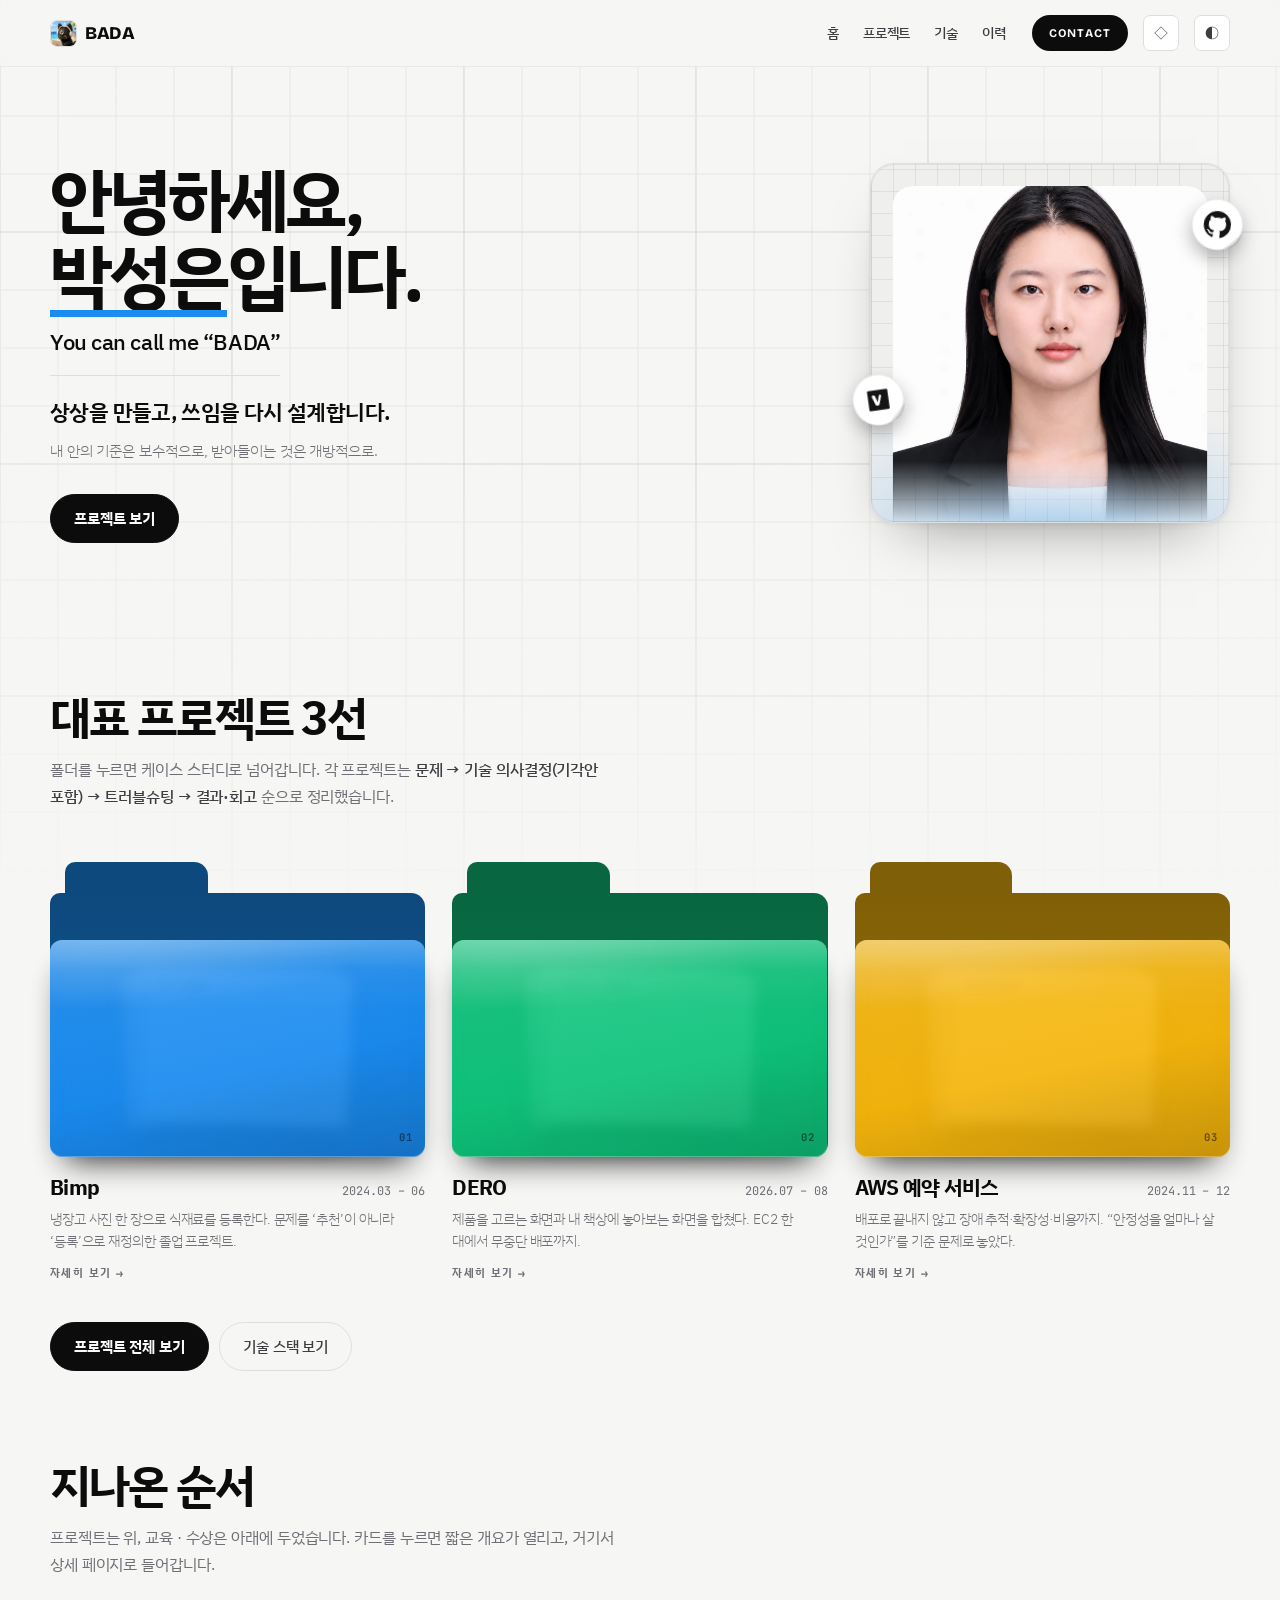
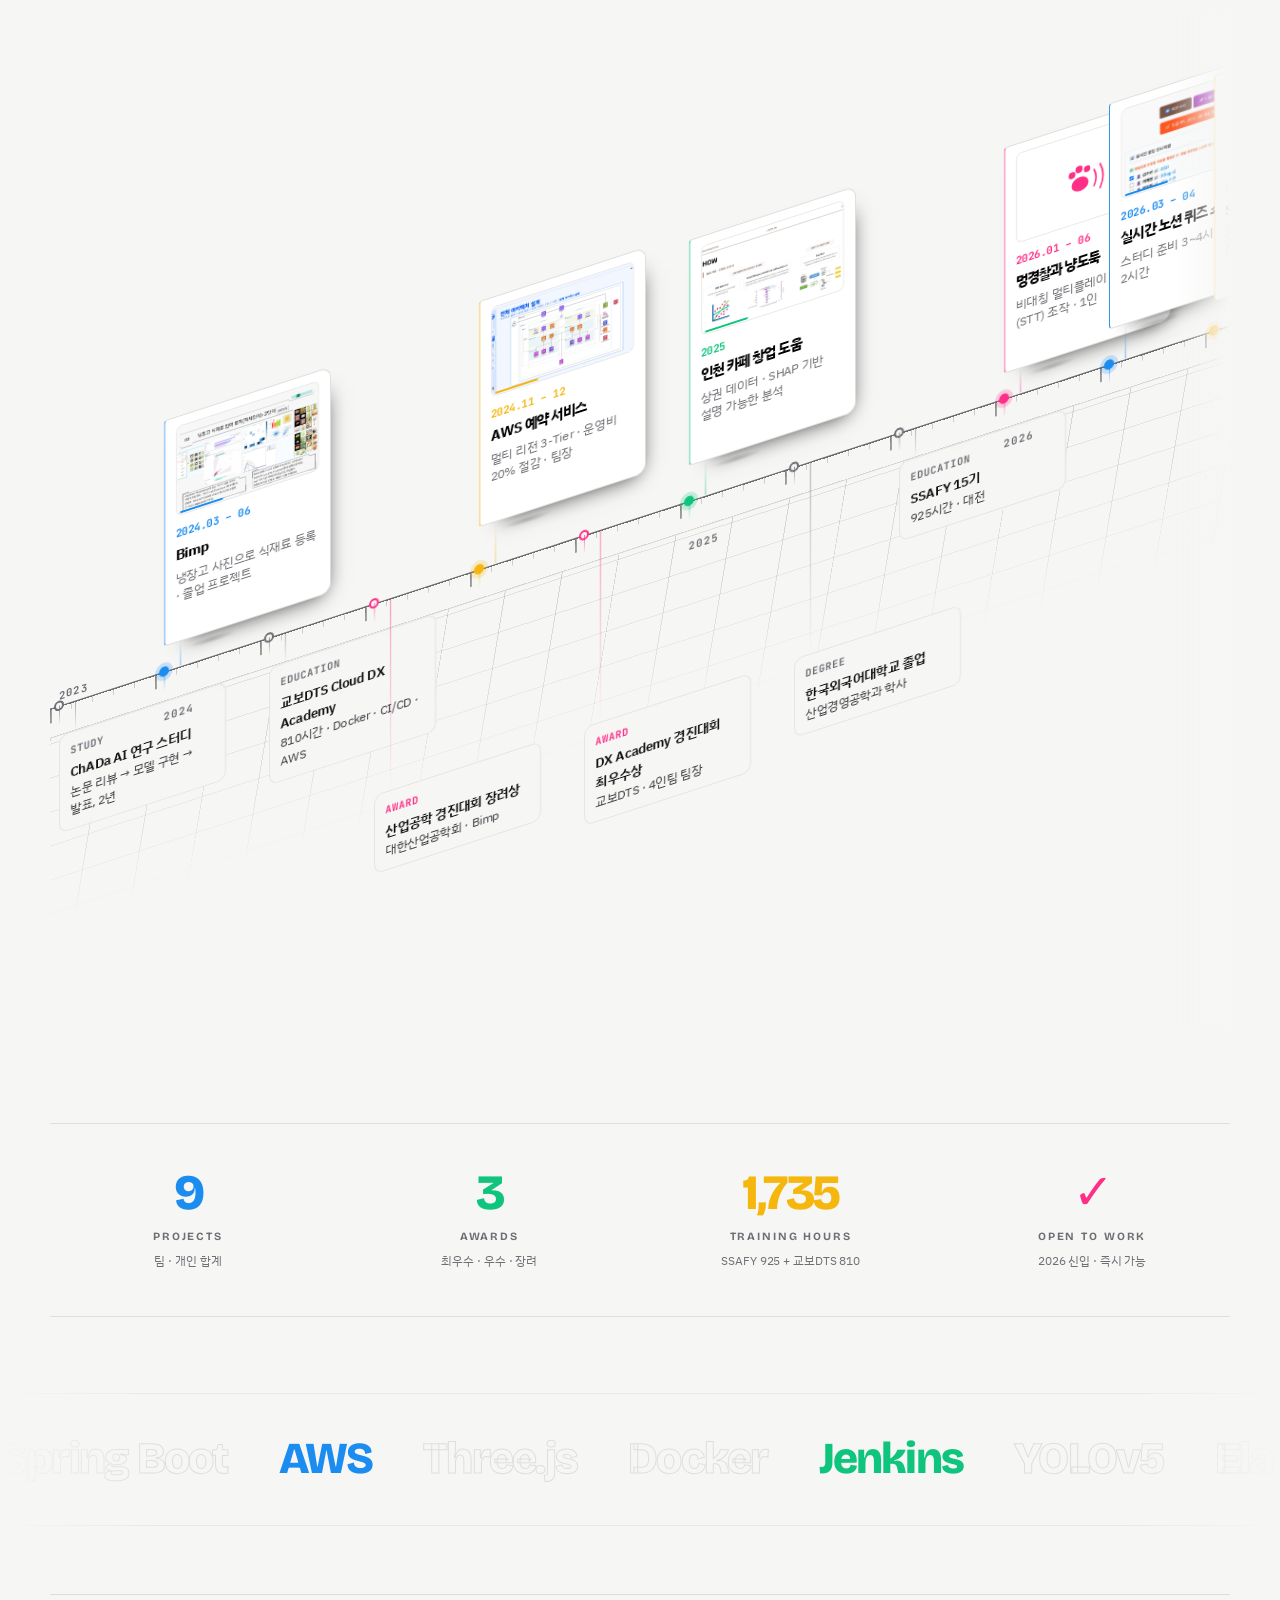
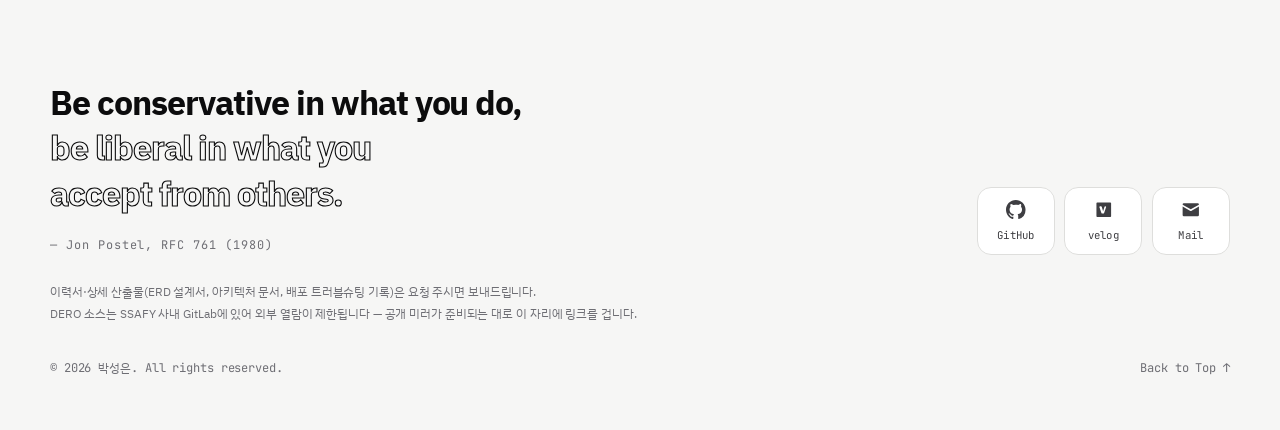
<file: index.html>
<!doctype html>
<html lang="ko">
<head>
<meta charset="utf-8">
<meta name="viewport" content="width=device-width, initial-scale=1, viewport-fit=cover">
<title>박성은 포트폴리오</title>
<meta name="description" content="PM · UI/UX · 인프라. Bimp, DERO, AWS 예약 서비스를 판단 근거와 트러블슈팅까지 정리한 박성은의 포트폴리오.">
<link rel="icon" href="/assets/avatar.webp">
<link rel="preconnect" href="https://fonts.googleapis.com">
<link rel="preconnect" href="https://fonts.gstatic.com" crossorigin>
<link rel="stylesheet" href="https://fonts.googleapis.com/css2?family=Bricolage+Grotesque:opsz,wght@12..96,500;12..96,700;12..96,800&family=IBM+Plex+Sans+KR:wght@300;400;500;600;700&family=JetBrains+Mono:wght@400;500;700&display=swap">
<link rel="stylesheet" href="/styles.css">
</head>
<body>
<canvas id="bg-grid" aria-hidden="true"></canvas>

<nav class="nav">
  <div class="nav-in">
    <a class="brand" href="/"><img class="brand-av" src="/assets/avatar.webp" alt="" width="26" height="26">BADA</a>
    <div class="nav-links">
      <a href="/" aria-current="page">홈</a>
      <a href="/projects">프로젝트</a>
      <a href="/skills">기술</a>
      <a href="/about">이력</a>
    </div>
    <a class="nav-cta" href="mailto:pppp000310@gmail.com">Contact</a>
    <button class="tt" id="pl" type="button" aria-label="차분한 보기 전환" title="차분한 보기 — 모션과 장식을 끕니다">◇</button>
    <button class="tt" id="tt" type="button" aria-label="라이트/다크 테마 전환">◐</button>
  </div>
</nav>

<!-- ══════════  HERO  ══════════ -->
<header class="wrap hero" id="top">
  <div class="hero-grid">
    <div>
      <h1>안녕하세요,<span class="nm"><b>박성은</b>입니다.</span></h1>
      <p class="role">You can call me &ldquo;BADA&rdquo;</p>
      <p class="hero-lede">
        <strong class="big">상상을 만들고, 쓰임을 다시 설계합니다.</strong>
        <span class="en">내 안의 기준은 보수적으로, 받아들이는 것은 개방적으로.</span>
      </p>
      <div class="cta">
        <a class="btn pri" href="/projects">프로젝트 보기</a>
      </div>
    </div>

    <figure class="hero-card">
      <img src="/assets/profile.webp" alt="박성은의 프로필 사진." fetchpriority="high" width="640" height="640">
      <a class="sticker st-gh" href="https://github.com/bada0310" target="_blank" rel="noopener" aria-label="GitHub — github.com/bada0310">
        <svg viewBox="0 0 16 16" aria-hidden="true"><path d="M8 0C3.58 0 0 3.58 0 8c0 3.54 2.29 6.53 5.47 7.59.4.07.55-.17.55-.38 0-.19-.01-.82-.01-1.49-2.01.37-2.53-.49-2.69-.94-.09-.23-.48-.94-.82-1.13-.28-.15-.68-.52-.01-.53.63-.01 1.08.58 1.23.82.72 1.21 1.87.87 2.33.66.07-.52.28-.87.51-1.07-1.78-.2-3.64-.89-3.64-3.95 0-.87.31-1.59.82-2.15-.08-.2-.36-1.02.08-2.12 0 0 .67-.21 2.2.82a7.4 7.4 0 0 1 2-.27c.68 0 1.36.09 2 .27 1.53-1.04 2.2-.82 2.2-.82.44 1.1.16 1.92.08 2.12.51.56.82 1.27.82 2.15 0 3.07-1.87 3.75-3.65 3.95.29.25.54.73.54 1.48 0 1.07-.01 1.93-.01 2.2 0 .21.15.46.55.38A8.01 8.01 0 0 0 16 8c0-4.42-3.58-8-8-8Z"/></svg>
        <b>GitHub</b>
      </a>
      <a class="sticker st-vl" href="https://velog.io/@sungeun0310/posts" target="_blank" rel="noopener" aria-label="기술 블로그 — velog.io/@sungeun0310">
        <svg viewBox="0 0 24 24" aria-hidden="true"><path d="M4 3h16a1 1 0 0 1 1 1v16a1 1 0 0 1-1 1H4a1 1 0 0 1-1-1V4a1 1 0 0 1 1-1Zm3.6 4.6c-.6 0-1 .4-1 .9 0 .2 0 .3.1.5l2.4 7c.2.5.5.7 1 .7h1.3c.5 0 .8-.2 1-.7l2.4-7c0-.2.1-.3.1-.5 0-.5-.4-.9-1-.9s-.9.3-1 .8l-1.7 5.4-1.7-5.4c-.1-.5-.4-.8-1-.8Z"/></svg>
        <b>velog</b>
      </a>
    </figure>
  </div>
</header>

<!-- ══════════  SELECTED WORKS  ══════════ -->
<section class="wrap sec" id="work">
  <div class="sec-hd">
    <h2>대표 프로젝트 3선</h2>
    <p>폴더를 누르면 케이스 스터디로 넘어갑니다. 각 프로젝트는
       <strong>문제 → 기술 의사결정(기각안 포함) → 트러블슈팅 → 결과·회고</strong> 순으로 정리했습니다.</p>
  </div>

  <div class="folders">
    <a class="folder" style="--fc:var(--c-blue)" href="/projects/vimp">
      <span class="folder-art" aria-hidden="true">
        <span class="fb"></span>
        <span class="papers">
          <span class="paper p1">YOLO 인식</span>
          <span class="paper p2">추천 알고리즘</span>
          <span class="paper p3">재고 정합성</span>
        </span>
        <span class="ff"><span class="mark">01</span></span>
      </span>
      <span class="folder-cap"><span class="nm">Bimp</span><span class="yr">2024.03 – 06</span></span>
      <span class="folder-desc">냉장고 사진 한 장으로 식재료를 등록한다. 문제를 &lsquo;추천&rsquo;이 아니라 &lsquo;등록&rsquo;으로 재정의한 졸업 프로젝트.</span>
      <span class="folder-state">자세히 보기 →</span>
    </a>

    <a class="folder" style="--fc:var(--c-green)" href="/projects/dero">
      <span class="folder-art" aria-hidden="true">
        <span class="fb"></span>
        <span class="papers">
          <span class="paper p1">blue-green</span>
          <span class="paper p2">Three.js</span>
          <span class="paper p3">38MB → 378KB</span>
        </span>
        <span class="ff"><span class="mark">02</span></span>
      </span>
      <span class="folder-cap"><span class="nm">DERO</span><span class="yr">2026.07 – 08</span></span>
      <span class="folder-desc">제품을 고르는 화면과 내 책상에 놓아보는 화면을 합쳤다. EC2 한 대에서 무중단 배포까지.</span>
      <span class="folder-state">자세히 보기 →</span>
    </a>

    <a class="folder" style="--fc:var(--c-yellow)" href="/projects/aws">
      <span class="folder-art" aria-hidden="true">
        <span class="fb"></span>
        <span class="papers">
          <span class="paper p1">멀티 리전</span>
          <span class="paper p2">−20%</span>
          <span class="paper p3">OpenSearch</span>
        </span>
        <span class="ff"><span class="mark">03</span></span>
      </span>
      <span class="folder-cap"><span class="nm">AWS 예약 서비스</span><span class="yr">2024.11 – 12</span></span>
      <span class="folder-desc">배포로 끝내지 않고 장애 추적·확장성·비용까지. &ldquo;안정성을 얼마나 살 것인가&rdquo;를 기준 문제로 놓았다.</span>
      <span class="folder-state">자세히 보기 →</span>
    </a>
  </div>

  <div class="cta" style="margin-top:2.2rem">
    <a class="btn pri" href="/projects">프로젝트 전체 보기</a>
    <a class="btn" href="/skills">기술 스택 보기</a>
  </div>
</section>

<!-- ══════════  TIMELINE  ══════════ -->
<section class="wrap sec" id="timeline">
  <div class="sec-hd">
    <h2>지나온 순서</h2>
    <p>프로젝트는 위, 교육 · 수상은 아래에 두었습니다. 카드를 누르면 짧은 개요가 열리고, 거기서 상세 페이지로 들어갑니다.</p>
  </div>

  <div class="tlx-wrap">
    <div class="tlx">
      <div class="tlx-rail">

        <div class="tlx-item" style="--tc:var(--muted)" data-yr="2023"><span class="tlx-dot"></span>
          <div class="tlx-bot"><p class="tlx-mini"><span class="k">Study</span><b>ChADa AI 연구 스터디</b>논문 리뷰 → 모델 구현 → 발표, 2년</p></div>
        </div>

        <div class="tlx-item on" style="--tc:var(--c-blue)" data-yr="2024"><span class="tlx-dot"></span>
          <div class="tlx-top"><button type="button" class="tlx-card" data-href="/projects/vimp" data-imgs="vimp-detection,vimp-architecture,vimp-inventory" data-sum="레시피 추천을 받으려면 식재료를 하나씩 손으로 등록해야 했습니다. 문제를 추천이 아니라 등록으로 재정의하고, 냉장고 사진(YOLO)과 영수증(OCR) 두 경로를 공통 스키마로 합쳤습니다. 인식은 반드시 틀리므로 확정 전에 보정 단계를 넣었습니다. 사용자 22명 조사 · 캡스톤 경진대회 장려상.">
            <div class="tlx-when">2024.03 – 06</div><h4>Bimp</h4>
            <p>냉장고 사진으로 식재료 등록 · 졸업 프로젝트</p><span class="go">개요 보기 →</span></button></div>
        </div>

        <div class="tlx-item" style="--tc:var(--muted)"><span class="tlx-dot"></span>
          <div class="tlx-bot"><p class="tlx-mini"><span class="k">Education</span><b>교보DTS Cloud DX Academy</b>810시간 · Docker · CI/CD · AWS</p></div>
        </div>

        <div class="tlx-item" style="--tc:var(--c-pink)"><span class="tlx-dot"></span>
          <div class="tlx-bot"><p class="tlx-mini"><span class="k">Award</span><b>산업공학 경진대회 장려상</b>대한산업공학회 · Bimp</p></div>
        </div>

        <div class="tlx-item on" style="--tc:var(--c-yellow)"><span class="tlx-dot"></span>
          <div class="tlx-top"><button type="button" class="tlx-card" data-href="/projects/aws" data-imgs="aws-architecture,aws-cost,aws-logging" data-sum="예약이 안 되는 순간이 곧 이탈입니다. 그렇다고 인프라를 무조건 키우면 그게 고정비가 됩니다. 멀티 리전 3-Tier(Active-Standby)를 고르고 Active-Active는 비용으로 기각했습니다. 예상 사용량에서 용량을 역산해 월 27만 원 대비 약 20% 절감 · 팀장 · 최우수상.">
            <div class="tlx-when">2024.11 – 12</div><h4>AWS 예약 서비스</h4>
            <p>멀티 리전 3-Tier · 운영비 20% 절감 · 팀장</p><span class="go">개요 보기 →</span></button></div>
        </div>

        <div class="tlx-item" style="--tc:var(--c-pink)"><span class="tlx-dot"></span>
          <div class="tlx-bot"><p class="tlx-mini"><span class="k">Award</span><b>DX Academy 경진대회 최우수상</b>교보DTS · 4인팀 팀장</p></div>
        </div>

        <div class="tlx-item on" style="--tc:var(--c-green)" data-yr="2025"><span class="tlx-dot"></span>
          <div class="tlx-top"><button type="button" class="tlx-card" data-href="/projects/cafe" data-imgs="cafe-shap,cafe-correlation,cafe-flow" data-sum="대표 3선에는 넣지 않았지만 흐름상 중요한 프로젝트입니다. 프로젝트 목록에서 요약과 링크를 볼 수 있습니다.">
            <div class="tlx-when">2025</div><h4>인천 카페 창업 도움</h4>
            <p>상권 데이터 · SHAP 기반 설명 가능한 분석</p><span class="go">개요 보기 →</span></button></div>
        </div>

        <div class="tlx-item" style="--tc:var(--muted)"><span class="tlx-dot"></span>
          <div class="tlx-bot"><p class="tlx-mini"><span class="k">Degree</span><b>한국외국어대학교 졸업</b>산업경영공학과 학사</p></div>
        </div>

        <div class="tlx-item" style="--tc:var(--muted)"><span class="tlx-dot"></span>
          <div class="tlx-bot"><p class="tlx-mini"><span class="k">Education</span><b>SSAFY 15기</b>925시간 · 대전</p></div>
        </div>

        <div class="tlx-item on" style="--tc:var(--c-pink)" data-yr="2026"><span class="tlx-dot"></span>
          <div class="tlx-top"><button type="button" class="tlx-card" data-href="/projects/pawlice" data-icon="paw" data-sum="대표 3선에는 넣지 않았지만 흐름상 중요한 프로젝트입니다. 프로젝트 목록에서 요약과 링크를 볼 수 있습니다.">
            <div class="tlx-when">2026.01 – 06</div><h4>멍경찰과 냥도둑</h4>
            <p>비대칭 멀티플레이 · 음성(STT) 조작 · 1인</p><span class="go">개요 보기 →</span></button></div>
        </div>

        <div class="tlx-item on" style="--tc:var(--c-blue)"><span class="tlx-dot"></span>
          <div class="tlx-top"><button type="button" class="tlx-card" data-href="/projects/quiz" data-imgs="quiz-host-monitor,quiz-home,quiz-guest-masked" data-sum="대표 3선에는 넣지 않았지만 흐름상 중요한 프로젝트입니다. 프로젝트 목록에서 요약과 링크를 볼 수 있습니다.">
            <div class="tlx-when">2026.03 – 04</div><h4>실시간 노션 퀴즈 쇼</h4>
            <p>스터디 준비 3~4시간 → 2시간</p><span class="go">개요 보기 →</span></button></div>
        </div>
        <div class="tlx-item on" style="--tc:var(--c-yellow)"><span class="tlx-dot"></span>
          <div class="tlx-top"><button type="button" class="tlx-card" data-href="/projects/snaphere" data-icon="camera" data-sum="한국관광공사 관광데이터 활용 공모전 출품을 목표로 개발 중입니다. DERO에서 만든 협업 절차(이슈 컨벤션·API 명세 사전 정리·PR 리뷰)를 그대로 가져와 시작했습니다 — 매번 새로 만들지 않아도 되는 상태가 된 것이 이 프로젝트의 출발점입니다. 모노레포와 main → develop → feature 브랜치 전략으로 굴러갑니다.">
            <div class="tlx-when">2026.04 –</div><h4>SnapHere</h4>
            <p>관광데이터 공모전 · 모노레포 · 진행 중</p><span class="go">개요 보기 →</span></button></div>
        </div>
        <div class="tlx-item on" style="--tc:var(--c-pink)"><span class="tlx-dot"></span>
          <div class="tlx-top"><button type="button" class="tlx-card" data-href="/projects/lumiere" data-imgs="lumiere-1,lumiere-2,lumiere-3" data-sum="대표 3선에는 넣지 않았지만 흐름상 중요한 프로젝트입니다. 프로젝트 목록에서 요약과 링크를 볼 수 있습니다.">
            <div class="tlx-when">2026.05 – 06</div><h4>Lumière</h4>
            <p>퍼스널컬러 진단 · 데이터 계약 선설계</p><span class="go">개요 보기 →</span></button></div>
        </div>

        <div class="tlx-item on" style="--tc:var(--c-green)"><span class="tlx-dot"></span>
          <div class="tlx-top"><button type="button" class="tlx-card" data-href="/projects/dero" data-imgs="dero-home,dero-vesa-snap,dero-desk-resize,dero-feed" data-sum="제품을 고르는 화면과 내 책상에 놓아보는 화면을 하나로 합친 서비스입니다. EC2 한 대에서 blue-green 무중단 배포까지 끌고 갔고, 3D 에셋을 38MB에서 378KB로 줄였습니다. 배포 중 다운타임 수 초 → 0 · SSAFY 경진대회 우수상.">
            <div class="tlx-when">2026.07 – 08</div><h4>DERO</h4>
            <p>데스크테리어 3D 시뮬레이터 · 무중단 배포</p><span class="go">개요 보기 →</span></button></div>
        </div>

        <div class="tlx-item" style="--tc:var(--c-pink)"><span class="tlx-dot"></span>
          <div class="tlx-bot"><p class="tlx-mini"><span class="k">Award</span><b>SSAFY 경진대회 우수상</b>DERO · 5인팀</p></div>
        </div>

      </div>
    </div>
    <div class="tlx-peek" id="tl-peek" hidden>
      <button type="button" class="tlx-peek-x" id="tl-peek-x" aria-label="개요 닫기">×</button>
      <div class="tlx-peek-when"></div>
      <h3 class="tlx-peek-t"></h3>
      <p class="tlx-peek-s"></p>
      <a class="btn pri tlx-peek-go" href="#">상세 보기 →</a>
    </div>
  </div>
</section>

<!-- ══════════  STATS  ══════════ -->
<div class="stats">
  <div class="stat"><div class="n">9</div><div class="l">Projects</div><div class="s">팀 · 개인 합계</div></div>
  <div class="stat"><div class="n">3</div><div class="l">Awards</div><div class="s">최우수 · 우수 · 장려</div></div>
  <div class="stat"><div class="n">1,735</div><div class="l">Training Hours</div><div class="s">SSAFY 925 + 교보DTS 810</div></div>
  <div class="stat"><div class="n">✓</div><div class="l">Open to Work</div><div class="s">2026 신입 · 즉시 가능</div></div>
</div>

<!-- ══════════  MARQUEE  ══════════ -->
<div class="marquee" aria-hidden="true">
  <div class="mq-track">
    <span>Spring Boot</span><span class="b">AWS</span><span>Three.js</span><span>Docker</span><span class="g">Jenkins</span><span>YOLOv5</span><span>Elasticsearch</span><span class="y">Python</span><span>PyTorch</span><span class="p">Nginx</span><span>Redis</span><span>Unity</span>
    <span>Spring Boot</span><span class="b">AWS</span><span>Three.js</span><span>Docker</span><span class="g">Jenkins</span><span>YOLOv5</span><span>Elasticsearch</span><span class="y">Python</span><span>PyTorch</span><span class="p">Nginx</span><span>Redis</span><span>Unity</span>
  </div>
</div>

<!-- ══════════  FOOT  ══════════ -->
<footer class="wrap foot" id="contact">
  <div class="foot-grid">
    <div>
      <h2 class="foot-quote">Be conservative in what you do,<em>be liberal in what you accept from others.</em></h2>
        <p class="foot-law">&mdash; Jon Postel, RFC 761 (1980)</p>
    </div>
    <div class="socials">
      <a href="https://github.com/bada0310" target="_blank" rel="noopener" aria-label="GitHub">
        <svg viewBox="0 0 16 16" aria-hidden="true"><path d="M8 0C3.58 0 0 3.58 0 8c0 3.54 2.29 6.53 5.47 7.59.4.07.55-.17.55-.38 0-.19-.01-.82-.01-1.49-2.01.37-2.53-.49-2.69-.94-.09-.23-.48-.94-.82-1.13-.28-.15-.68-.52-.01-.53.63-.01 1.08.58 1.23.82.72 1.21 1.87.87 2.33.66.07-.52.28-.87.51-1.07-1.78-.2-3.64-.89-3.64-3.95 0-.87.31-1.59.82-2.15-.08-.2-.36-1.02.08-2.12 0 0 .67-.21 2.2.82a7.4 7.4 0 0 1 2-.27c.68 0 1.36.09 2 .27 1.53-1.04 2.2-.82 2.2-.82.44 1.1.16 1.92.08 2.12.51.56.82 1.27.82 2.15 0 3.07-1.87 3.75-3.65 3.95.29.25.54.73.54 1.48 0 1.07-.01 1.93-.01 2.2 0 .21.15.46.55.38A8.01 8.01 0 0 0 16 8c0-4.42-3.58-8-8-8Z"/></svg>
        <span>GitHub</span>
      </a>
      <a href="https://velog.io/@sungeun0310/posts" target="_blank" rel="noopener" aria-label="기술 블로그">
        <svg viewBox="0 0 24 24" aria-hidden="true"><path d="M4 3h16a1 1 0 0 1 1 1v16a1 1 0 0 1-1 1H4a1 1 0 0 1-1-1V4a1 1 0 0 1 1-1Zm3.6 4.6c-.6 0-1 .4-1 .9 0 .2 0 .3.1.5l2.4 7c.2.5.5.7 1 .7h1.3c.5 0 .8-.2 1-.7l2.4-7c0-.2.1-.3.1-.5 0-.5-.4-.9-1-.9s-.9.3-1 .8l-1.7 5.4-1.7-5.4c-.1-.5-.4-.8-1-.8Z"/></svg>
        <span>velog</span>
      </a>
      <a href="mailto:pppp000310@gmail.com" aria-label="메일 보내기 — pppp000310@gmail.com" title="pppp000310@gmail.com">
        <svg viewBox="0 0 24 24" aria-hidden="true"><path d="M2 5.5A1.5 1.5 0 0 1 3.5 4h17A1.5 1.5 0 0 1 22 5.5v.3l-10 5.7L2 5.8v-.3Zm0 2.6V18.5A1.5 1.5 0 0 0 3.5 20h17a1.5 1.5 0 0 0 1.5-1.5V8.1l-9.5 5.4a1 1 0 0 1-1 0L2 8.1Z"/></svg>
        <span>Mail</span>
      </a>
    </div>
  </div>

  <p class="fine">
    이력서·상세 산출물(ERD 설계서, 아키텍처 문서, 배포 트러블슈팅 기록)은 요청 주시면 보내드립니다.<br>
    DERO 소스는 SSAFY 사내 GitLab에 있어 외부 열람이 제한됩니다 — 공개 미러가 준비되는 대로 이 자리에 링크를 겁니다.
  </p>

  <div class="copy">
    <span>© 2026 박성은. All rights reserved.</span>
    <a href="#top">Back to Top ↑</a>
  </div>
</footer>

<script src="/app.js"></script>
</body>
</html>
</file>
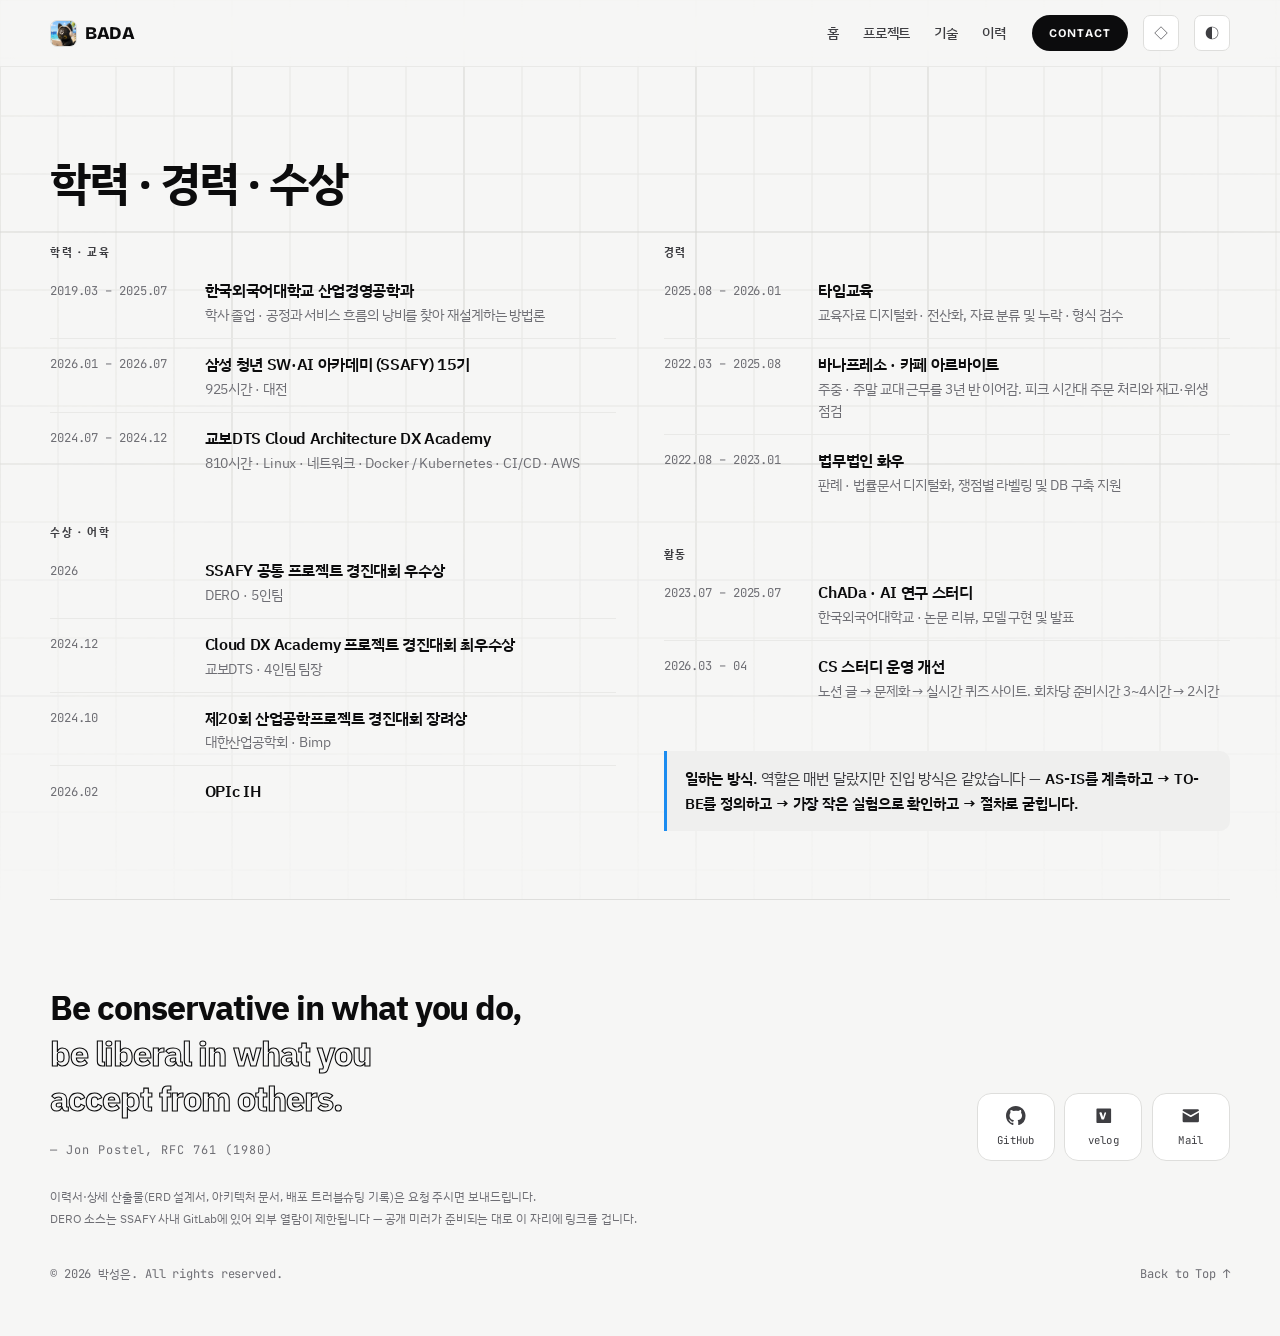
<file: about.html>
<!doctype html>
<html lang="ko">
<head>
<meta charset="utf-8">
<meta name="viewport" content="width=device-width, initial-scale=1, viewport-fit=cover">
<title>이력 · 박성은</title>
<meta name="description" content="학력, 경력, 수상 이력과 일하는 방식.">
<link rel="icon" href="/assets/avatar.webp">
<link rel="preconnect" href="https://fonts.googleapis.com">
<link rel="preconnect" href="https://fonts.gstatic.com" crossorigin>
<link rel="stylesheet" href="https://fonts.googleapis.com/css2?family=Bricolage+Grotesque:opsz,wght@12..96,500;12..96,700;12..96,800&family=IBM+Plex+Sans+KR:wght@300;400;500;600;700&family=JetBrains+Mono:wght@400;500;700&display=swap">
<link rel="stylesheet" href="/styles.css">
</head>
<body>
<canvas id="bg-grid" aria-hidden="true"></canvas>

<nav class="nav">
  <div class="nav-in">
    <a class="brand" href="/"><img class="brand-av" src="/assets/avatar.webp" alt="" width="26" height="26">BADA</a>
    <div class="nav-links">
      <a href="/">홈</a>
      <a href="/projects">프로젝트</a>
      <a href="/skills">기술</a>
      <a href="/about" aria-current="page">이력</a>
    </div>
    <a class="nav-cta" href="mailto:pppp000310@gmail.com">Contact</a>
    <button class="tt" id="pl" type="button" aria-label="차분한 보기 전환" title="차분한 보기 — 모션과 장식을 끕니다">◇</button>
    <button class="tt" id="tt" type="button" aria-label="라이트/다크 테마 전환">◐</button>
  </div>
</nav>
<!-- ══════════  CAREER  ══════════ -->
<section class="wrap sec" id="career">
  <div class="sec-hd">
    <h1>학력 · 경력 · 수상</h1>
  </div>
  <div class="two">
    <div>
      <span class="label">학력 · 교육</span>
      <ul class="tl">
        <li><div class="yr">2019.03 – 2025.07</div><div><b>한국외국어대학교 산업경영공학과</b><span>학사 졸업 · 공정과 서비스 흐름의 낭비를 찾아 재설계하는 방법론</span></div></li>
        <li><div class="yr">2026.01 – 2026.07</div><div><b>삼성 청년 SW·AI 아카데미 (SSAFY) 15기</b><span>925시간 · 대전</span></div></li>
        <li><div class="yr">2024.07 – 2024.12</div><div><b>교보DTS Cloud Architecture DX Academy</b><span>810시간 · Linux · 네트워크 · Docker / Kubernetes · CI/CD · AWS</span></div></li>
      </ul>
      <span class="label" style="margin-top:2.2rem">수상 · 어학</span>
      <ul class="tl">
        <li><div class="yr">2026</div><div><b>SSAFY 공통 프로젝트 경진대회 우수상</b><span>DERO · 5인팀</span></div></li>
        <li><div class="yr">2024.12</div><div><b>Cloud DX Academy 프로젝트 경진대회 최우수상</b><span>교보DTS · 4인팀 팀장</span></div></li>
        <li><div class="yr">2024.10</div><div><b>제20회 산업공학프로젝트 경진대회 장려상</b><span>대한산업공학회 · Bimp</span></div></li>
        <li><div class="yr">2026.02</div><div><b>OPIc IH</b></div></li>
      </ul>
    </div>
    <div>
      <span class="label">경력</span>
      <ul class="tl">
        <li><div class="yr">2025.08 – 2026.01</div><div><b>타임교육</b><span>교육자료 디지털화 · 전산화, 자료 분류 및 누락 · 형식 검수</span></div></li>
                <li><div class="yr">2022.03 – 2025.08</div><div><b>바나프레소 · 카페 아르바이트</b>
          <span>주중 · 주말 교대 근무를 3년 반 이어감. 피크 시간대 주문 처리와 재고·위생 점검</span></div></li><li><div class="yr">2022.08 – 2023.01</div><div><b>법무법인 화우</b><span>판례 · 법률문서 디지털화, 쟁점별 라벨링 및 DB 구축 지원</span></div></li>
      </ul>
      <span class="label" style="margin-top:2.2rem">활동</span>
      <ul class="tl">
        <li><div class="yr">2023.07 – 2025.07</div><div><b>ChADa · AI 연구 스터디</b><span>한국외국어대학교 · 논문 리뷰, 모델 구현 및 발표</span></div></li>
        <li><div class="yr">2026.03 – 04</div><div><b>CS 스터디 운영 개선</b><span>노션 글 → 문제화 → 실시간 퀴즈 사이트. 회차당 준비시간 3~4시간 → 2시간</span></div></li>
      </ul>
      <div class="callout" style="--fc:var(--c-blue);margin-top:2.2rem">
        <b>일하는 방식.</b> 역할은 매번 달랐지만 진입 방식은 같았습니다 —
        <b>AS-IS를 계측하고 → TO-BE를 정의하고 → 가장 작은 실험으로 확인하고 → 절차로 굳힙니다.</b>
      </div>
    </div>
  </div>
</section>
<!-- ══════════  FOOT  ══════════ -->
<footer class="wrap foot" id="contact">
  <div class="foot-grid">
    <div>
      <h2 class="foot-quote">Be conservative in what you do,<em>be liberal in what you accept from others.</em></h2>
        <p class="foot-law">&mdash; Jon Postel, RFC 761 (1980)</p>
    </div>
    <div class="socials">
      <a href="https://github.com/bada0310" target="_blank" rel="noopener" aria-label="GitHub">
        <svg viewBox="0 0 16 16" aria-hidden="true"><path d="M8 0C3.58 0 0 3.58 0 8c0 3.54 2.29 6.53 5.47 7.59.4.07.55-.17.55-.38 0-.19-.01-.82-.01-1.49-2.01.37-2.53-.49-2.69-.94-.09-.23-.48-.94-.82-1.13-.28-.15-.68-.52-.01-.53.63-.01 1.08.58 1.23.82.72 1.21 1.87.87 2.33.66.07-.52.28-.87.51-1.07-1.78-.2-3.64-.89-3.64-3.95 0-.87.31-1.59.82-2.15-.08-.2-.36-1.02.08-2.12 0 0 .67-.21 2.2.82a7.4 7.4 0 0 1 2-.27c.68 0 1.36.09 2 .27 1.53-1.04 2.2-.82 2.2-.82.44 1.1.16 1.92.08 2.12.51.56.82 1.27.82 2.15 0 3.07-1.87 3.75-3.65 3.95.29.25.54.73.54 1.48 0 1.07-.01 1.93-.01 2.2 0 .21.15.46.55.38A8.01 8.01 0 0 0 16 8c0-4.42-3.58-8-8-8Z"/></svg>
        <span>GitHub</span>
      </a>
      <a href="https://velog.io/@sungeun0310/posts" target="_blank" rel="noopener" aria-label="기술 블로그">
        <svg viewBox="0 0 24 24" aria-hidden="true"><path d="M4 3h16a1 1 0 0 1 1 1v16a1 1 0 0 1-1 1H4a1 1 0 0 1-1-1V4a1 1 0 0 1 1-1Zm3.6 4.6c-.6 0-1 .4-1 .9 0 .2 0 .3.1.5l2.4 7c.2.5.5.7 1 .7h1.3c.5 0 .8-.2 1-.7l2.4-7c0-.2.1-.3.1-.5 0-.5-.4-.9-1-.9s-.9.3-1 .8l-1.7 5.4-1.7-5.4c-.1-.5-.4-.8-1-.8Z"/></svg>
        <span>velog</span>
      </a>
      <a href="mailto:pppp000310@gmail.com" aria-label="메일 보내기 — pppp000310@gmail.com" title="pppp000310@gmail.com">
        <svg viewBox="0 0 24 24" aria-hidden="true"><path d="M2 5.5A1.5 1.5 0 0 1 3.5 4h17A1.5 1.5 0 0 1 22 5.5v.3l-10 5.7L2 5.8v-.3Zm0 2.6V18.5A1.5 1.5 0 0 0 3.5 20h17a1.5 1.5 0 0 0 1.5-1.5V8.1l-9.5 5.4a1 1 0 0 1-1 0L2 8.1Z"/></svg>
        <span>Mail</span>
      </a>
    </div>
  </div>

  <p class="fine">
    이력서·상세 산출물(ERD 설계서, 아키텍처 문서, 배포 트러블슈팅 기록)은 요청 주시면 보내드립니다.<br>
    DERO 소스는 SSAFY 사내 GitLab에 있어 외부 열람이 제한됩니다 — 공개 미러가 준비되는 대로 이 자리에 링크를 겁니다.
  </p>

  <div class="copy">
    <span>© 2026 박성은. All rights reserved.</span>
    <a href="#career">Back to Top ↑</a>
  </div>
</footer>

<script src="/app.js"></script>
</body>
</html>
</file>
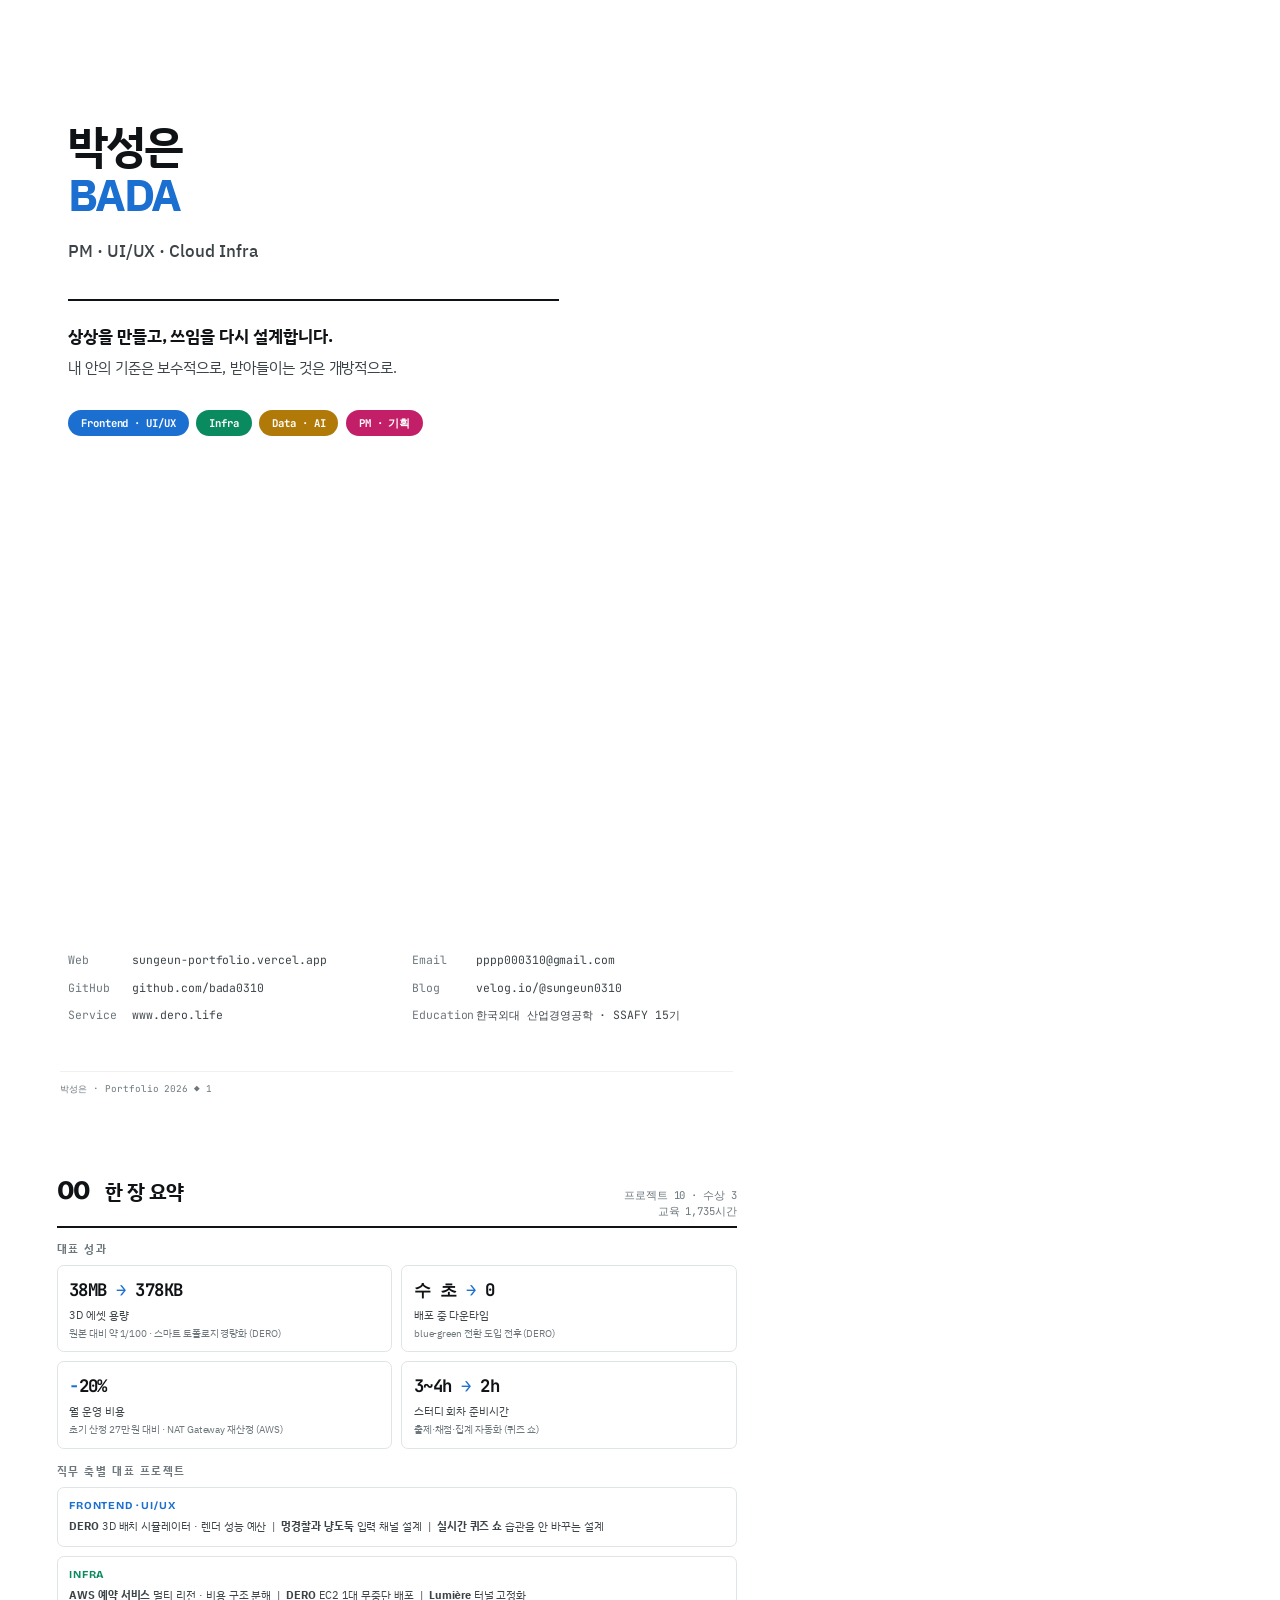
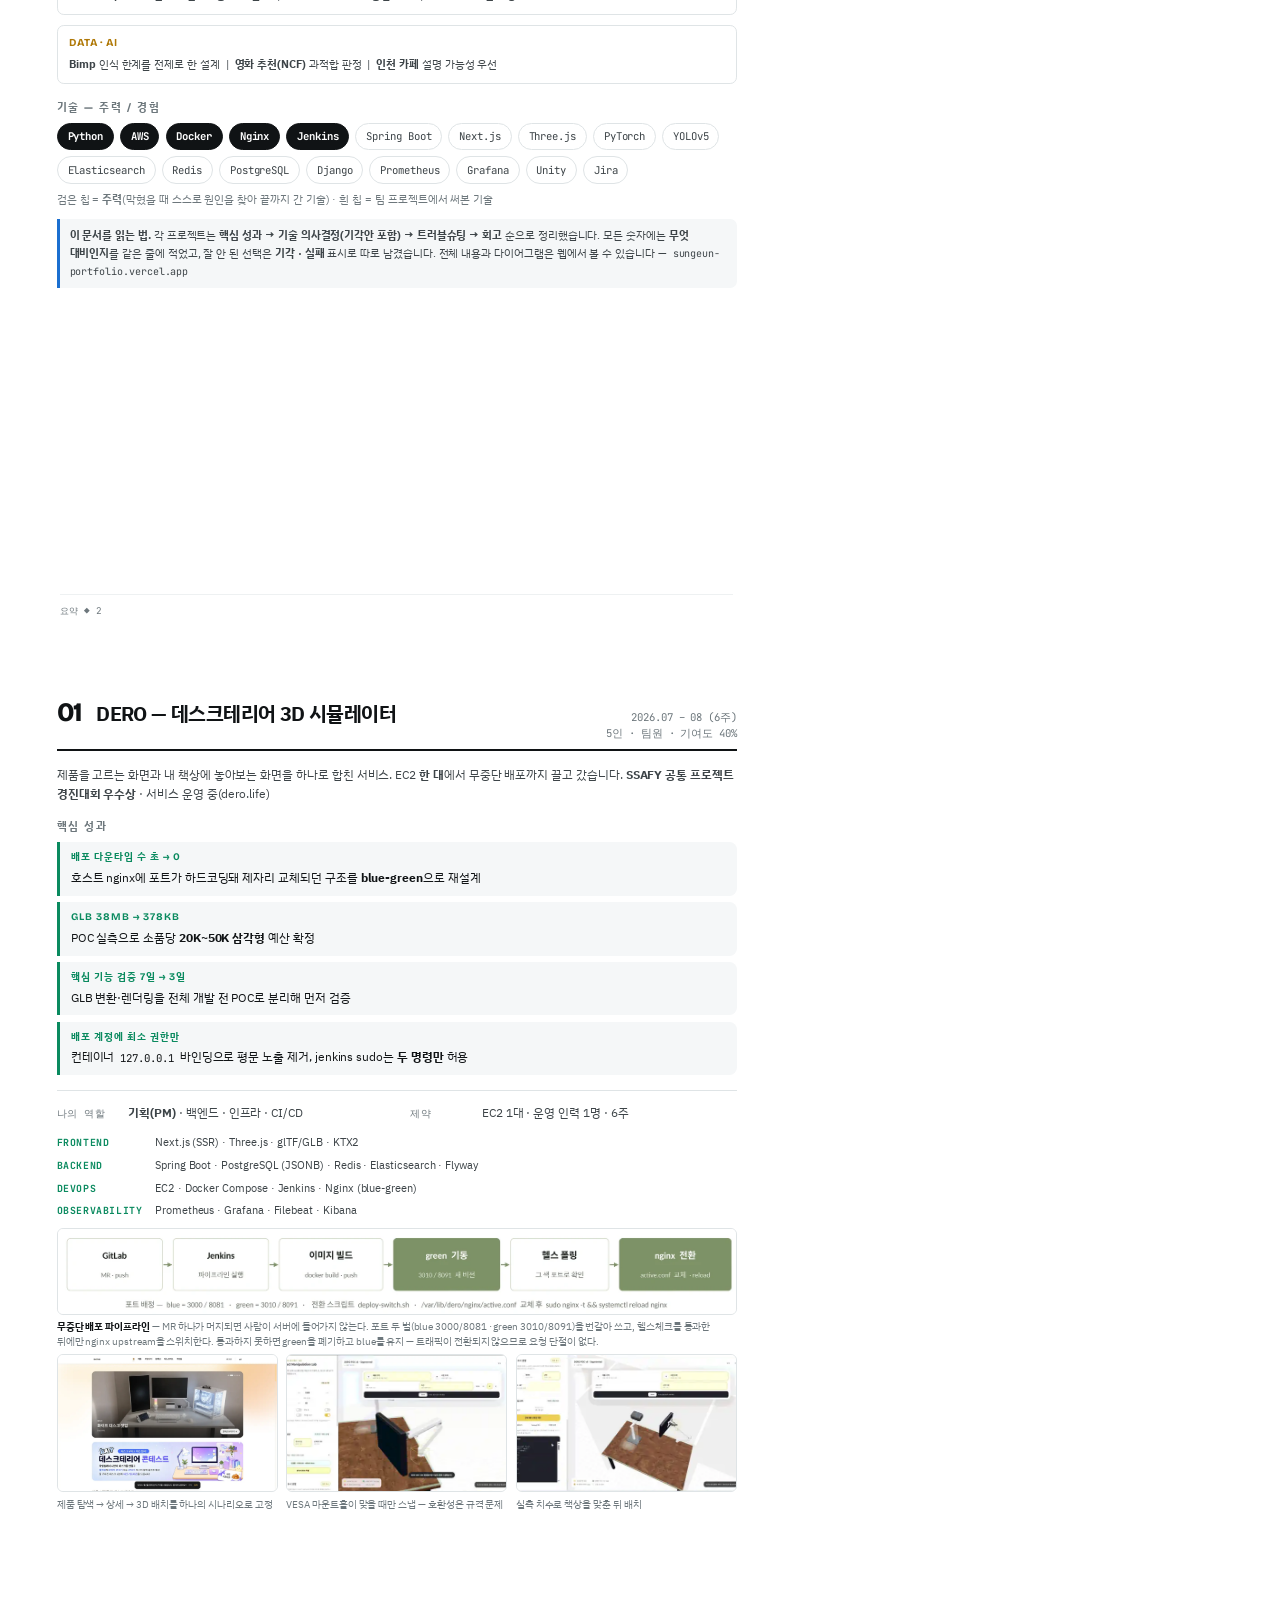
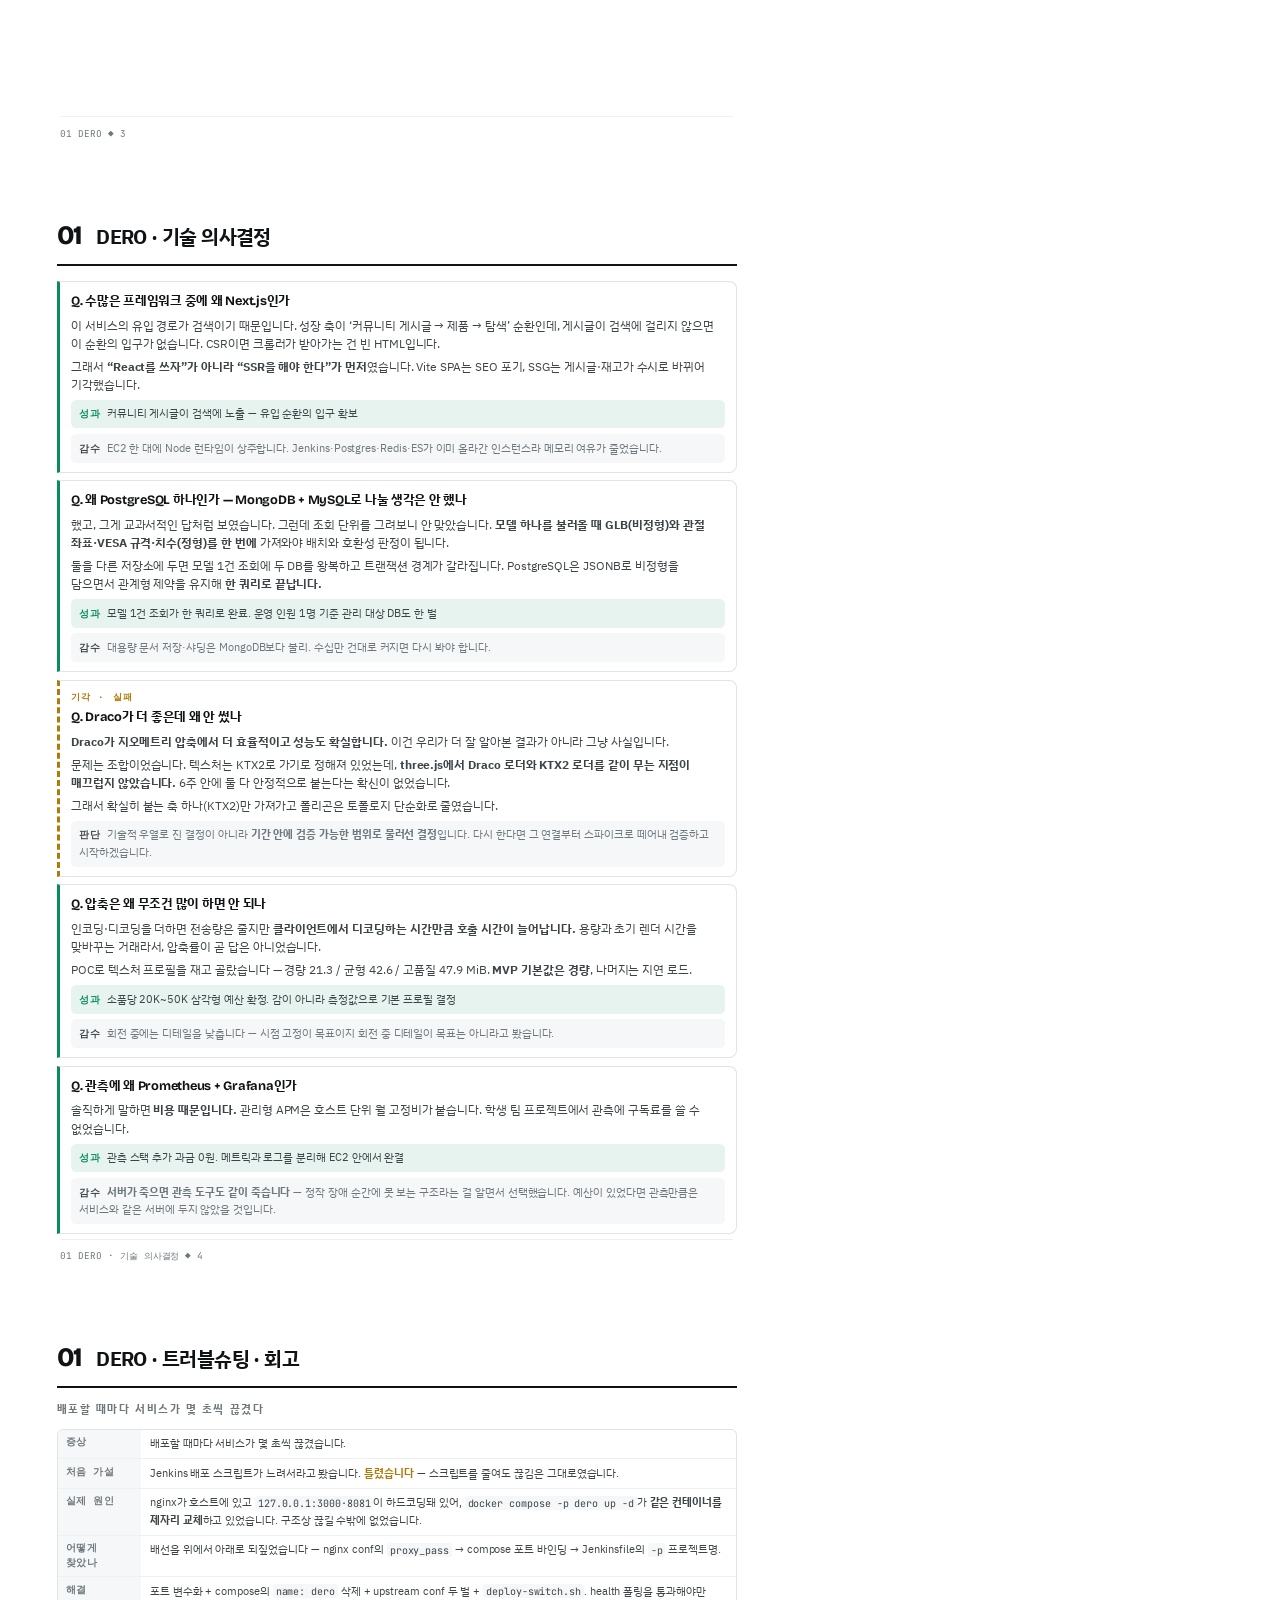
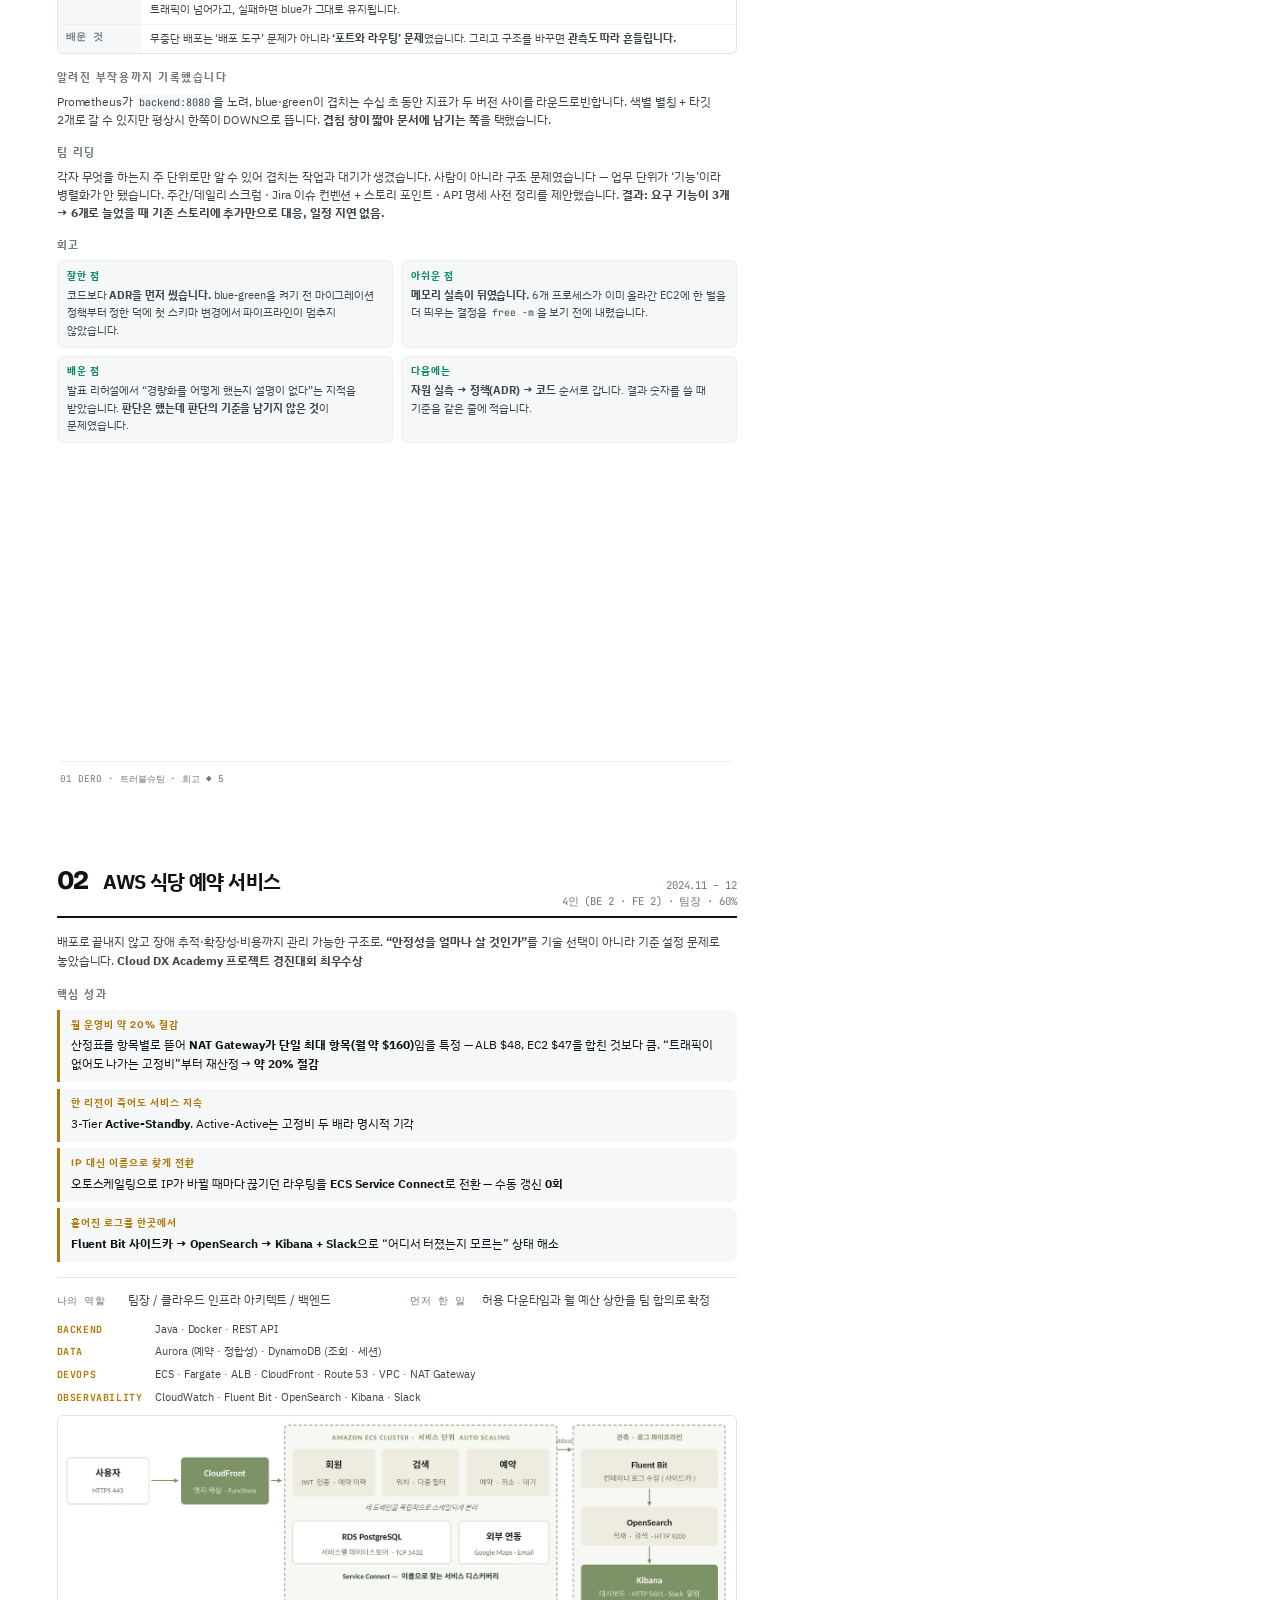
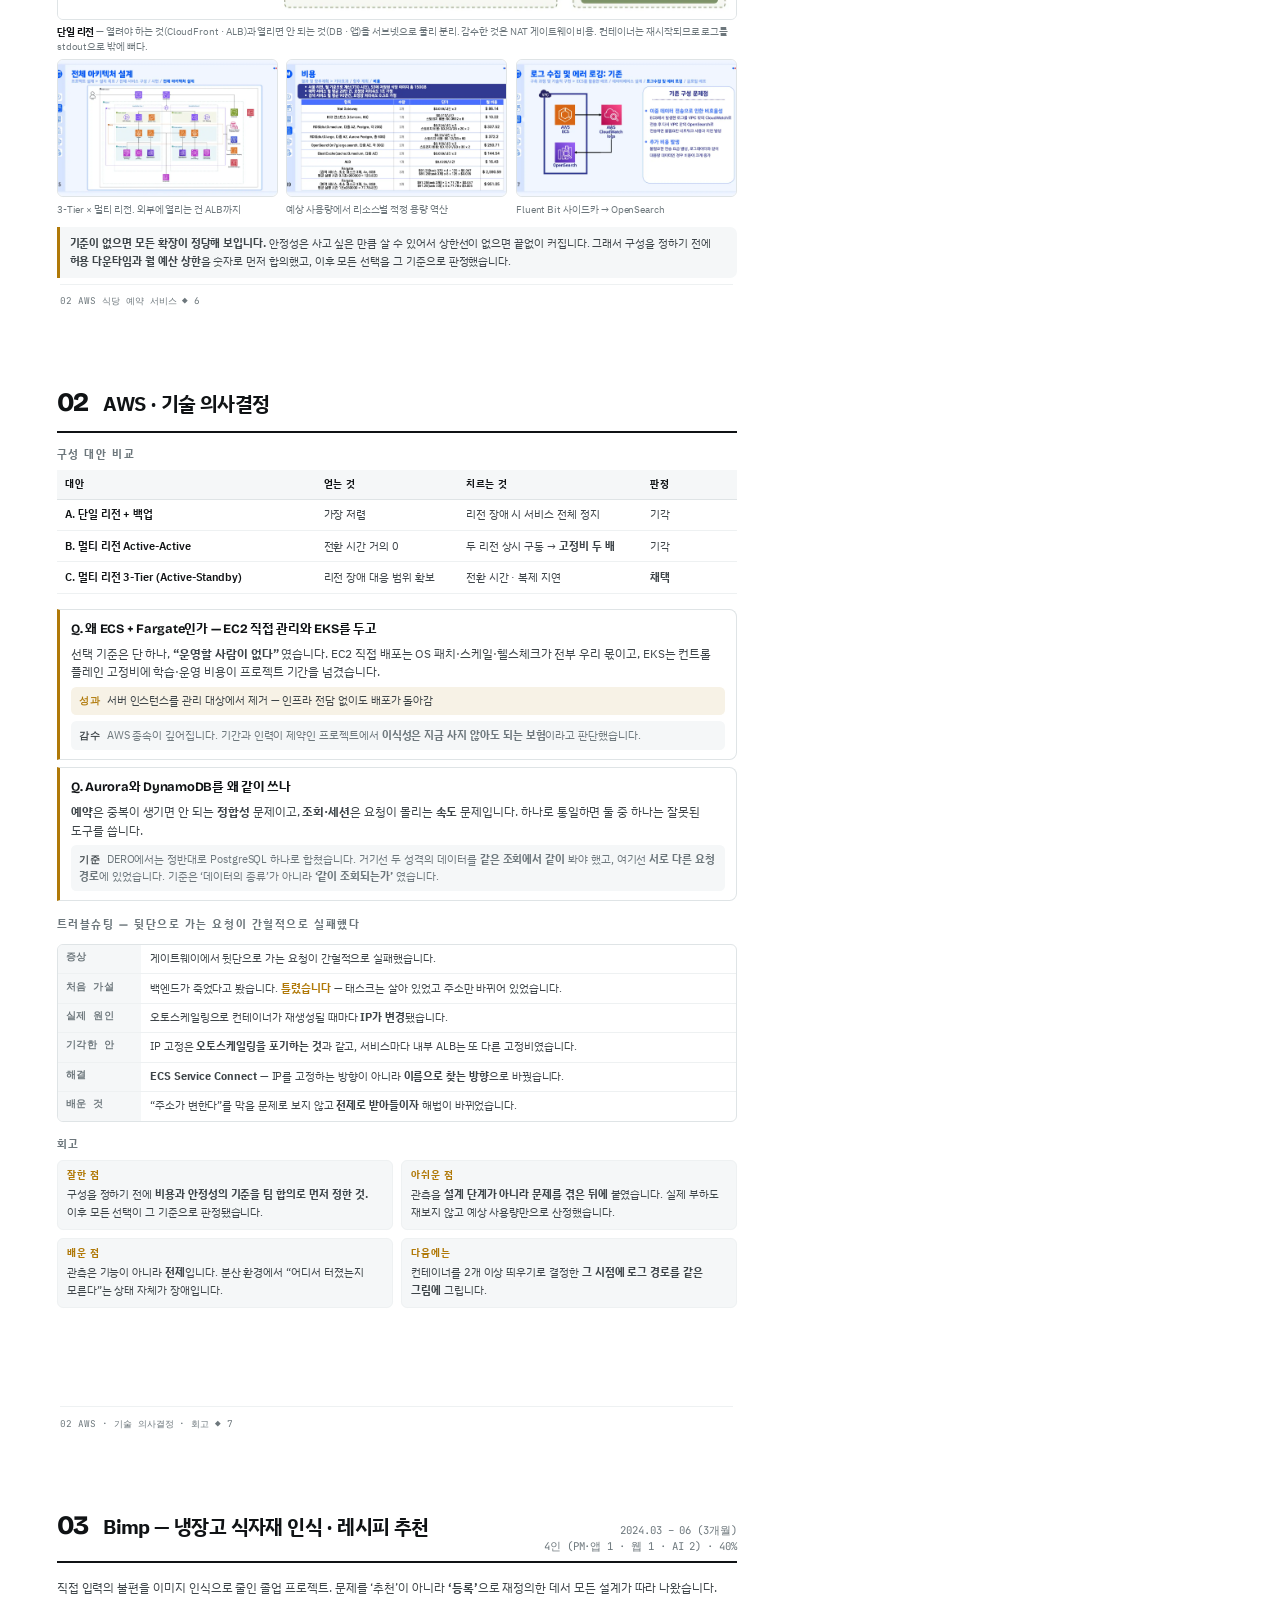
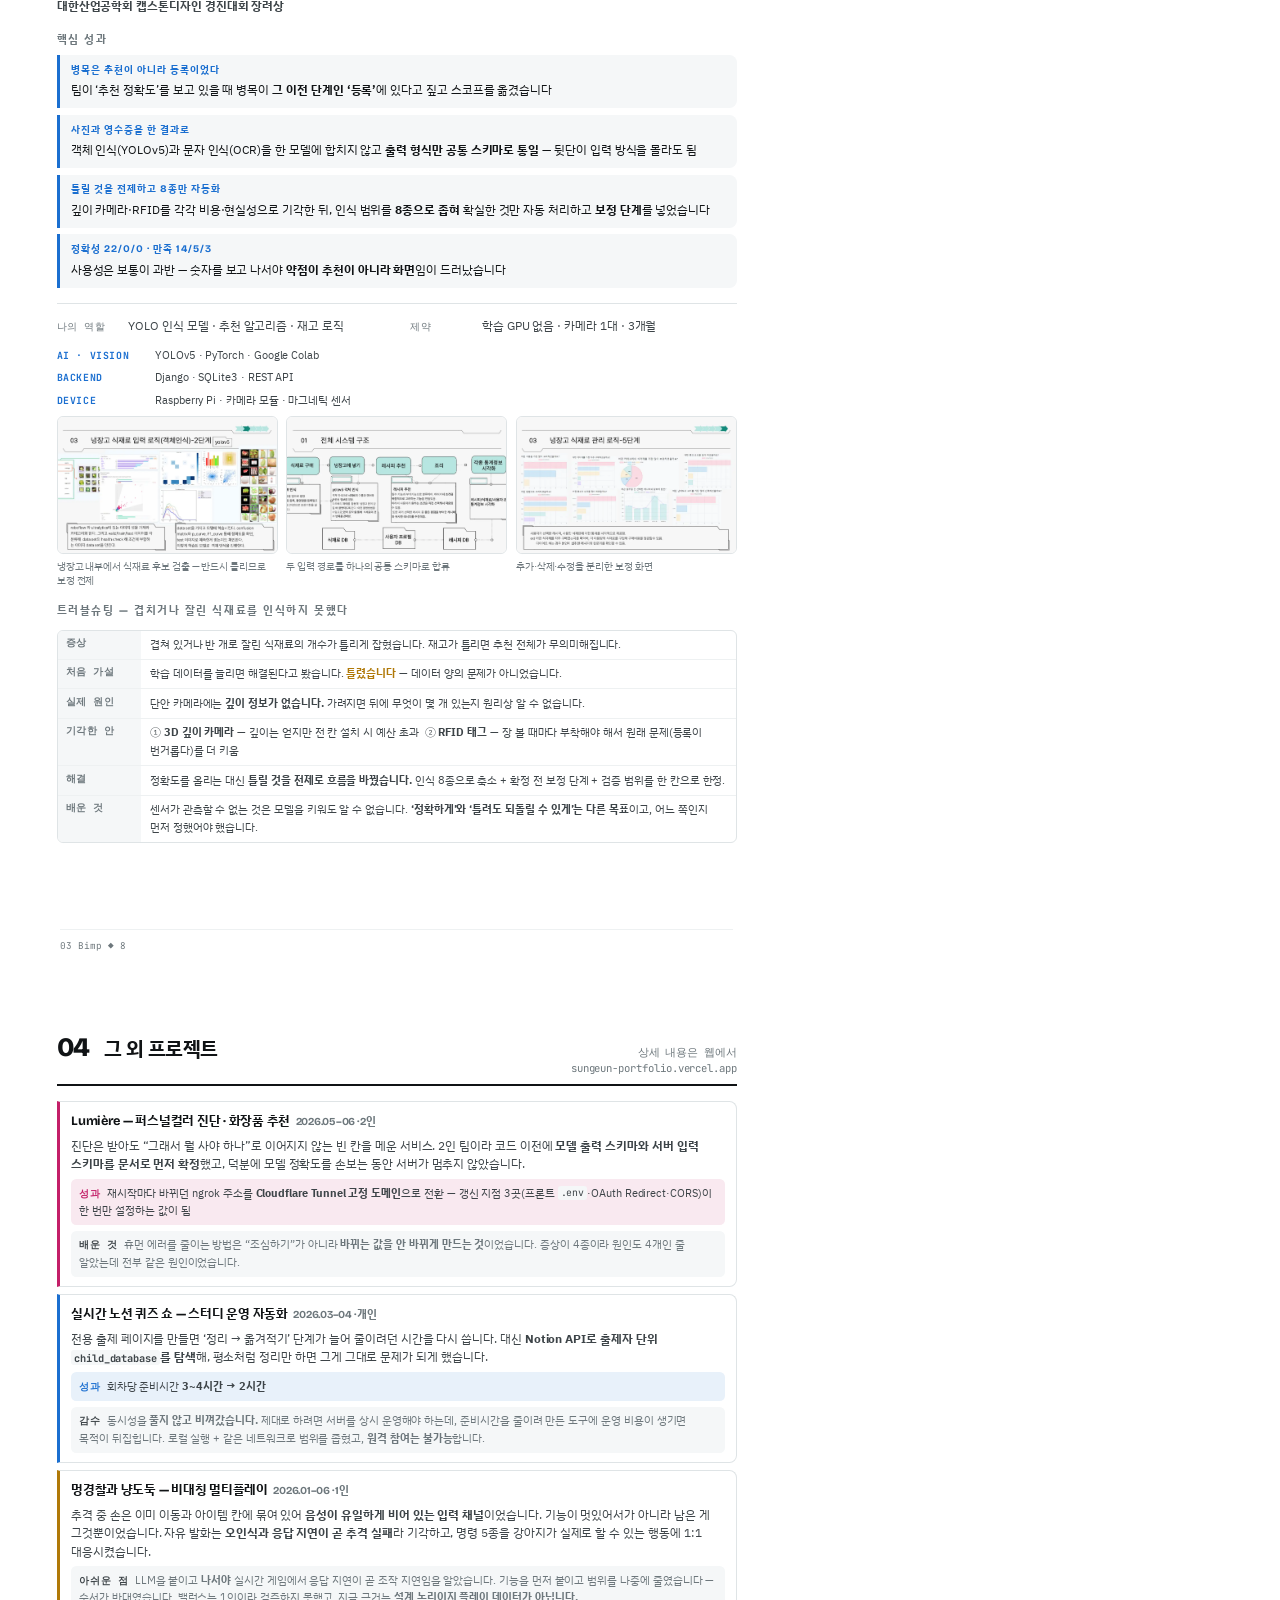
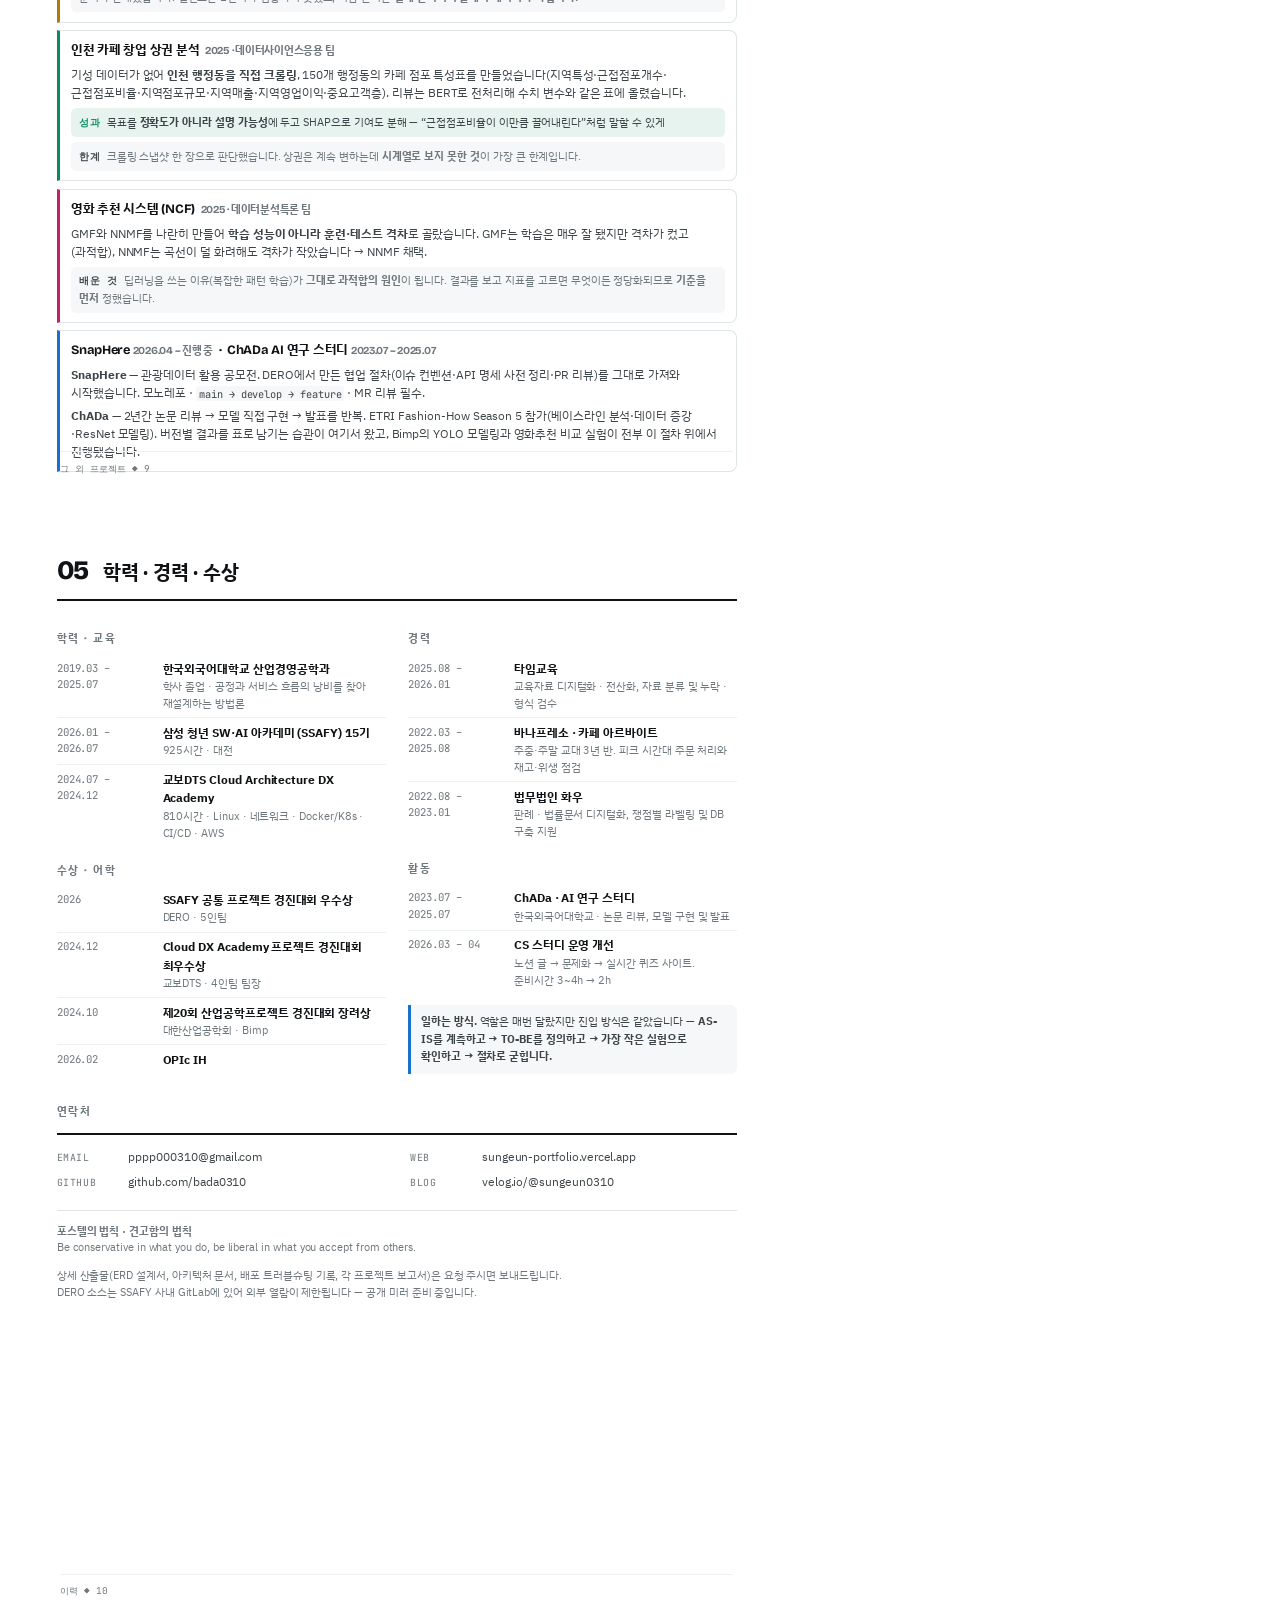
<file: print.html>
<!doctype html>
<html lang="ko">
<head>
<meta charset="utf-8">
<title>박성은 포트폴리오</title>
<link rel="preconnect" href="https://fonts.googleapis.com">
<link rel="preconnect" href="https://fonts.gstatic.com" crossorigin>
<link rel="stylesheet" href="https://fonts.googleapis.com/css2?family=Bricolage+Grotesque:opsz,wght@12..96,500;12..96,700;12..96,800&family=IBM+Plex+Sans+KR:wght@300;400;500;600;700&family=JetBrains+Mono:wght@400;500;700&display=swap">
<style>
@page{size:A4;margin:0}
:root{
  --fg:#101315; --fg2:#3d4448; --mut:#6d777c; --line:#dfe4e6; --line2:#eef1f2;
  --bg:#fff; --soft:#f5f7f8;
  --blue:#1b6fd0; --green:#0a8a5f; --yellow:#b07908; --pink:#c31f68;
  --f-d:"Bricolage Grotesque","IBM Plex Sans KR",sans-serif;
  --f-s:"IBM Plex Sans KR","Malgun Gothic",sans-serif;
  --f-m:"JetBrains Mono",monospace;
}
*{box-sizing:border-box;-webkit-print-color-adjust:exact;print-color-adjust:exact}
body{margin:0;background:var(--bg);color:var(--fg);font-family:var(--f-s);font-size:9.15pt;line-height:1.55;
     letter-spacing:-.005em;word-break:keep-all}
.pg{width:210mm;height:297mm;padding:12.5mm 15mm 12mm;position:relative;page-break-after:always;overflow:hidden}
.pg:last-child{page-break-after:auto}
h1,h2,h3,h4{margin:0;letter-spacing:-.03em;line-height:1.22}
p{margin:0}
ul{margin:0;padding:0;list-style:none}
b,strong{font-weight:700}
code{font-family:var(--f-m);font-size:.88em;background:var(--soft);padding:.05em .28em;border-radius:3px}

/* running foot */
.pg::after{content:attr(data-foot);position:absolute;left:16mm;right:16mm;bottom:7mm;
  font-family:var(--f-m);font-size:7pt;color:var(--mut);border-top:1px solid var(--line2);padding-top:2.5mm;
  display:flex;justify-content:space-between}

/* ───── cover ───── */
.cover{display:flex;flex-direction:column;justify-content:center;padding:26mm 18mm}
.cover .eyebrow{font-family:var(--f-d);font-size:8pt;font-weight:700;letter-spacing:.2em;color:var(--mut);text-transform:uppercase}
.cover h1{font-size:34pt;font-weight:700;letter-spacing:-.045em;margin:6mm 0 0;line-height:1.08}
.cover h1 em{font-style:normal;color:var(--blue)}
.cover .role{font-size:13pt;font-weight:500;margin-top:5mm;color:var(--fg2)}
.cover .line{font-size:11pt;color:var(--fg2);margin-top:9mm;padding-top:6mm;border-top:2px solid var(--fg);max-width:130mm}
.cover .line b{display:block;font-size:12.5pt;color:var(--fg);margin-bottom:2mm}
.cover .contact{margin-top:auto;padding-top:12mm;display:grid;grid-template-columns:repeat(2,1fr);gap:2.6mm 8mm;
  font-family:var(--f-m);font-size:8.6pt;color:var(--fg2)}
.cover .contact span{color:var(--mut);display:inline-block;min-width:17mm}
.cover .axes{display:flex;gap:2mm;margin-top:8mm;flex-wrap:wrap}
.ax{font-family:var(--f-m);font-size:8pt;font-weight:700;padding:1.3mm 3.4mm;border-radius:20px;color:#fff}
.ax.b{background:var(--blue)}.ax.g{background:var(--green)}.ax.y{background:var(--yellow)}.ax.p{background:var(--pink)}

/* ───── section head ───── */
.sh{display:flex;align-items:baseline;gap:4mm;border-bottom:1.6pt solid var(--fg);padding-bottom:2mm;margin-bottom:4mm}
.sh .no{font-family:var(--f-d);font-size:20pt;font-weight:800;letter-spacing:-.05em;color:var(--fg)}
.sh h2{font-size:15pt;font-weight:700}
.sh .meta{margin-left:auto;font-family:var(--f-m);font-size:8pt;color:var(--mut);text-align:right;line-height:1.5}

h3.blk{font-family:var(--f-d);font-size:8.3pt;font-weight:700;letter-spacing:.14em;text-transform:uppercase;color:var(--mut);margin:4.4mm 0 2.2mm}
.sh + h3.blk{margin-top:0}

/* key numbers */
.kpi{display:grid;gap:1.7mm}
.kpi li{padding:2.1mm 2.9mm;background:var(--soft);border-left:2.4pt solid var(--ac,var(--blue));border-radius:0 2mm 2mm 0}
.kpi b{display:block;font-family:var(--f-d);font-size:7.6pt;font-weight:700;letter-spacing:.1em;text-transform:uppercase;
  color:var(--ac,var(--blue));margin-bottom:.8mm}
.kpi strong{color:var(--fg)}

/* meta + stack */
.mt{display:grid;grid-template-columns:repeat(2,1fr);gap:1.6mm 7mm;margin-top:4mm;padding-top:3.4mm;border-top:1px solid var(--line)}
.mt div{font-size:9pt;color:var(--fg2)}
.mt span{font-family:var(--f-m);font-size:7.4pt;letter-spacing:.06em;text-transform:uppercase;color:var(--mut);
  display:inline-block;min-width:19mm}
.stk{display:grid;gap:1.3mm;margin-top:3mm}
.stk div{font-size:8.6pt;color:var(--fg2)}
.stk span{font-family:var(--f-m);font-size:7.4pt;font-weight:700;letter-spacing:.06em;text-transform:uppercase;
  color:var(--ac,var(--blue));display:inline-block;min-width:26mm}

/* decision */
.dec{border:1px solid var(--line);border-left:2.4pt solid var(--ac,var(--blue));border-radius:0 2mm 2mm 0;padding:2.4mm 3mm;margin-bottom:2mm;page-break-inside:avoid}
.dec .q{font-family:var(--f-d);font-size:9.6pt;font-weight:700;letter-spacing:-.02em;margin-bottom:1.6mm}
.dec p{font-size:8.8pt;color:var(--fg2)}
.dec p+p{margin-top:1.2mm}
.dec .win,.dec .cost{margin-top:1.5mm;padding:1.5mm 2.2mm;border-radius:1.4mm;font-size:8.4pt}
.dec .win{background:color-mix(in srgb,var(--ac,var(--blue)) 10%,#fff);color:var(--fg2)}
.dec .cost{background:var(--soft);color:var(--mut)}
.dec .win em,.dec .cost em{font-style:normal;font-family:var(--f-m);font-size:7.2pt;font-weight:700;
  letter-spacing:.07em;text-transform:uppercase;margin-right:1.6mm}
.dec .win em{color:var(--ac,var(--blue))}
.dec .cost em{color:var(--fg2)}
.dec.fail{border-left-style:dashed;border-left-color:var(--yellow)}
.dec.fail .q::before{content:"기각 · 실패";display:block;font-family:var(--f-m);font-size:7pt;font-weight:700;
  letter-spacing:.12em;color:var(--yellow);margin-bottom:.8mm}

/* table */
table{width:100%;border-collapse:collapse;font-size:8.4pt;margin-top:1.6mm}
th{text-align:left;padding:1.8mm 2.2mm;background:var(--soft);font-family:var(--f-d);font-size:7.2pt;
  letter-spacing:.08em;text-transform:uppercase;border-bottom:1px solid var(--line)}
td{padding:1.8mm 2.2mm;border-bottom:1px solid var(--line2);color:var(--fg2);vertical-align:top;line-height:1.5}
td:first-child{color:var(--fg);font-weight:600}
td .x{color:var(--mut)}

/* 6-line troubleshooting */
.ts{border:1px solid var(--line);border-radius:1.6mm;overflow:hidden;page-break-inside:avoid}
.ts div{display:grid;grid-template-columns:22mm 1fr;border-bottom:1px solid var(--line2)}
.ts div:last-child{border-bottom:0}
.ts dt{padding:1.4mm 2.2mm;background:var(--soft);font-family:var(--f-m);font-size:7.2pt;font-weight:700;
  letter-spacing:.05em;text-transform:uppercase;color:var(--mut);margin:0}
.ts dd{padding:1.4mm 2.4mm;margin:0;font-size:8.6pt;color:var(--fg2);line-height:1.56}
.ts .w dd b{color:var(--yellow)}

/* retro grid */
.retro{display:grid;grid-template-columns:1fr 1fr;gap:2.2mm;margin-top:1.6mm}
.retro div{border:1px solid var(--line2);border-radius:1.6mm;padding:2mm 2.4mm;background:var(--soft)}
.retro span{display:block;font-family:var(--f-d);font-size:7.2pt;font-weight:700;letter-spacing:.1em;
  text-transform:uppercase;color:var(--ac,var(--blue));margin-bottom:.8mm}
.retro p{font-size:8.4pt;color:var(--fg2)}

/* shots */
.shots{display:grid;grid-template-columns:repeat(3,1fr);gap:2.2mm;margin-top:1.6mm}
.shots figure{margin:0}
.shots img{width:100%;aspect-ratio:16/10;object-fit:cover;border:1px solid var(--line);border-radius:1.6mm;display:block}
.shots figcaption{font-size:7.4pt;color:var(--mut);margin-top:1.2mm;line-height:1.45}
.plan{margin:2.2mm 0 0}
.plan img{width:100%;height:auto;display:block;border:1px solid var(--line);border-radius:1.6mm;background:#FBFBFA}
.plan figcaption{font-size:7.4pt;color:var(--mut);margin-top:1.2mm;line-height:1.45}
.plan figcaption b{color:var(--fg)}

/* summary page bits */
.grid2{display:grid;grid-template-columns:1fr 1fr;gap:6mm}
.axmap{display:grid;gap:2.4mm}
.axmap div{padding:2.6mm 3mm;border:1px solid var(--line);border-radius:1.8mm}
.axmap b{display:block;font-family:var(--f-d);font-size:8pt;font-weight:700;letter-spacing:.08em;
  text-transform:uppercase;margin-bottom:1mm}
.axmap p{font-size:8.6pt;color:var(--fg2)}
.axmap.b b{color:var(--blue)}.axmap.g b{color:var(--green)}.axmap.y b{color:var(--yellow)}

.hl{display:grid;grid-template-columns:repeat(2,1fr);gap:2.4mm}
.hl>div{border:1px solid var(--line);border-radius:1.8mm;padding:2.8mm 3mm}
.hl .n{font-family:var(--f-m);font-size:13pt;font-weight:700;letter-spacing:-.03em;color:var(--fg)}
.hl .n i{font-style:normal;color:var(--blue)}
.hl .k{font-size:8.4pt;color:var(--fg2);margin-top:.8mm}
.hl .b{font-size:7.4pt;color:var(--mut);margin-top:.4mm}

.tiles{display:flex;flex-wrap:wrap;gap:1.6mm;margin-top:1.6mm}
.tiles i{font-style:normal;font-family:var(--f-m);font-size:8pt;padding:1.2mm 2.6mm;border-radius:20px;
  border:1px solid var(--line);color:var(--fg2)}
.tiles i.core{background:var(--fg);color:#fff;border-color:var(--fg);font-weight:700}

.tl{display:grid;gap:0}
.tl li{display:grid;grid-template-columns:25mm 1fr;gap:3mm;padding:1.4mm 0;border-top:1px solid var(--line2)}
.tl li:first-child{border-top:0}
.tl .y{font-family:var(--f-m);font-size:8pt;color:var(--mut)}
.tl b{display:block;font-size:9pt}
.tl em{font-style:normal;display:block;font-size:8.2pt;color:var(--mut)}

.note{border-left:2.4pt solid var(--ac,var(--blue));background:var(--soft);padding:2mm 2.6mm;
  border-radius:0 1.8mm 1.8mm 0;font-size:8.6pt;color:var(--fg2);margin-top:3mm}
.small{font-size:8pt;color:var(--mut)}
</style>
</head>
<body>

<!-- ═══════════ 1. COVER ═══════════ -->
<section class="pg cover" data-foot="박성은 · Portfolio 2026 ◆ 1">
  <h1>박성은<br><em>BADA</em></h1>
  <p class="role">PM · UI/UX · Cloud Infra</p>

  <div class="line">
    <b>상상을 만들고, 쓰임을 다시 설계합니다.</b>
    내 안의 기준은 보수적으로, 받아들이는 것은 개방적으로.
  </div>

  <div class="axes">
    <span class="ax b">Frontend · UI/UX</span>
    <span class="ax g">Infra</span>
    <span class="ax y">Data · AI</span>
    <span class="ax p">PM · 기획</span>
  </div>

  <div class="contact">
    <div><span>Web</span>sungeun-portfolio.vercel.app</div>
    <div><span>Email</span>pppp000310@gmail.com</div>
    <div><span>GitHub</span>github.com/bada0310</div>
    <div><span>Blog</span>velog.io/@sungeun0310</div>
    <div><span>Service</span>www.dero.life</div>
    <div><span>Education</span>한국외대 산업경영공학 · SSAFY 15기</div>
  </div>
</section>

<!-- ═══════════ 2. SUMMARY ═══════════ -->
<section class="pg" data-foot="요약 ◆ 2">
  <div class="sh"><span class="no">00</span><h2>한 장 요약</h2>
    <span class="meta">프로젝트 10 · 수상 3<br>교육 1,735시간</span></div>

  <h3 class="blk">대표 성과</h3>
  <div class="hl">
    <div><div class="n">38MB <i>→</i> 378KB</div><div class="k">3D 에셋 용량</div><div class="b">원본 대비 약 1/100 · 스마트 토폴로지 경량화 (DERO)</div></div>
    <div><div class="n">수 초 <i>→</i> 0</div><div class="k">배포 중 다운타임</div><div class="b">blue-green 전환 도입 전후 (DERO)</div></div>
    <div><div class="n"><i>−</i>20%</div><div class="k">월 운영 비용</div><div class="b">초기 산정 27만 원 대비 · NAT Gateway 재산정 (AWS)</div></div>
    <div><div class="n">3~4h <i>→</i> 2h</div><div class="k">스터디 회차 준비시간</div><div class="b">출제·채점·집계 자동화 (퀴즈 쇼)</div></div>
  </div>

  <h3 class="blk">직무 축별 대표 프로젝트</h3>
  <div class="axmap b" style="margin-bottom:2.4mm">
    <div><b>Frontend · UI/UX</b><p><strong>DERO</strong> 3D 배치 시뮬레이터 · 렌더 성능 예산 &nbsp;|&nbsp;
      <strong>멍경찰과 냥도둑</strong> 입력 채널 설계 &nbsp;|&nbsp; <strong>실시간 퀴즈 쇼</strong> 습관을 안 바꾸는 설계</p></div>
  </div>
  <div class="axmap g" style="margin-bottom:2.4mm">
    <div><b>Infra</b><p><strong>AWS 예약 서비스</strong> 멀티 리전 · 비용 구조 분해 &nbsp;|&nbsp;
      <strong>DERO</strong> EC2 1대 무중단 배포 &nbsp;|&nbsp; <strong>Lumière</strong> 터널 고정화</p></div>
  </div>
  <div class="axmap y">
    <div><b>Data · AI</b><p><strong>Bimp</strong> 인식 한계를 전제로 한 설계 &nbsp;|&nbsp;
      <strong>영화 추천(NCF)</strong> 과적합 판정 &nbsp;|&nbsp; <strong>인천 카페</strong> 설명 가능성 우선</p></div>
  </div>

  <h3 class="blk">기술 — 주력 / 경험</h3>
  <div class="tiles">
    <i class="core">Python</i><i class="core">AWS</i><i class="core">Docker</i><i class="core">Nginx</i><i class="core">Jenkins</i>
    <i>Spring Boot</i><i>Next.js</i><i>Three.js</i><i>PyTorch</i><i>YOLOv5</i><i>Elasticsearch</i><i>Redis</i>
    <i>PostgreSQL</i><i>Django</i><i>Prometheus</i><i>Grafana</i><i>Unity</i><i>Jira</i>
  </div>
  <p class="small" style="margin-top:2mm">검은 칩 = <strong>주력</strong>(막혔을 때 스스로 원인을 찾아 끝까지 간 기술) · 흰 칩 = 팀 프로젝트에서 써본 기술</p>

  <div class="note">
    <b>이 문서를 읽는 법.</b> 각 프로젝트는 <b>핵심 성과 → 기술 의사결정(기각안 포함) → 트러블슈팅 → 회고</b> 순으로 정리했습니다.
    모든 숫자에는 <b>무엇 대비인지</b>를 같은 줄에 적었고, 잘 안 된 선택은 <b>기각 · 실패</b> 표시로 따로 남겼습니다.
    전체 내용과 다이어그램은 웹에서 볼 수 있습니다 — <code>sungeun-portfolio.vercel.app</code>
  </div>
</section>

<!-- ═══════════ 3. DERO ═══════════ -->
<section class="pg" style="--ac:var(--green)" data-foot="01 DERO ◆ 3">
  <div class="sh"><span class="no">01</span><h2>DERO — 데스크테리어 3D 시뮬레이터</h2>
    <span class="meta">2026.07 – 08 (6주)<br>5인 · 팀원 · 기여도 40%</span></div>

  <p style="color:var(--fg2)">제품을 고르는 화면과 내 책상에 놓아보는 화면을 하나로 합친 서비스.
    EC2 <strong>한 대</strong>에서 무중단 배포까지 끌고 갔습니다. <strong>SSAFY 공통 프로젝트 경진대회 우수상</strong> · 서비스 운영 중(dero.life)</p>

  <h3 class="blk">핵심 성과</h3>
  <ul class="kpi" style="--ac:var(--green)">
    <li><b>배포 다운타임 수 초 → 0</b>호스트 nginx에 포트가 하드코딩돼 제자리 교체되던 구조를 <strong>blue-green</strong>으로 재설계</li>
    <li><b>GLB 38MB → 378KB</b>POC 실측으로 소품당 <strong>20K~50K 삼각형</strong> 예산 확정</li>
    <li><b>핵심 기능 검증 7일 → 3일</b>GLB 변환·렌더링을 전체 개발 전 POC로 분리해 먼저 검증</li>
    <li><b>배포 계정에 최소 권한만</b>컨테이너 <code>127.0.0.1</code> 바인딩으로 평문 노출 제거, jenkins sudo는 <strong>두 명령만</strong> 허용</li>
  </ul>

  <div class="mt">
    <div><span>나의 역할</span><strong>기획(PM)</strong> · 백엔드 · 인프라 · CI/CD</div>
    <div><span>제약</span>EC2 1대 · 운영 인력 1명 · 6주</div>
  </div>
  <div class="stk" style="--ac:var(--green)">
    <div><span>Frontend</span>Next.js (SSR) · Three.js · glTF/GLB · KTX2</div>
    <div><span>Backend</span>Spring Boot · PostgreSQL (JSONB) · Redis · Elasticsearch · Flyway</div>
    <div><span>DevOps</span>EC2 · Docker Compose · Jenkins · Nginx (blue-green)</div>
    <div><span>Observability</span>Prometheus · Grafana · Filebeat · Kibana</div>
  </div>

  <figure class="plan">
    <img src="assets/dero-pipeline.webp" alt="">
    <figcaption><b>무중단 배포 파이프라인</b> — MR 하나가 머지되면 사람이 서버에 들어가지 않는다.
      포트 두 벌(blue 3000/8081 · green 3010/8091)을 번갈아 쓰고, 헬스체크를 통과한 뒤에만 nginx upstream을 스위치한다.
      통과하지 못하면 green을 폐기하고 blue를 유지 — 트래픽이 전환되지 않으므로 요청 단절이 없다.</figcaption>
  </figure>

  <div class="shots">
    <figure><img src="assets/dero-home.webp" alt=""><figcaption>제품 탐색 → 상세 → 3D 배치를 하나의 시나리오로 고정</figcaption></figure>
    <figure><img src="assets/dero-vesa-snap.webp" alt=""><figcaption>VESA 마운트홀이 맞을 때만 스냅 — 호환성은 규격 문제</figcaption></figure>
    <figure><img src="assets/dero-desk-resize.webp" alt=""><figcaption>실측 치수로 책상을 맞춘 뒤 배치</figcaption></figure>
  </div>
</section>

<section class="pg" style="--ac:var(--green)" data-foot="01 DERO · 기술 의사결정 ◆ 4">
  <div class="sh"><span class="no">01</span><h2>DERO · 기술 의사결정</h2></div>

  <div class="dec">
    <div class="q">Q. 수많은 프레임워크 중에 왜 Next.js인가</div>
    <p>이 서비스의 유입 경로가 검색이기 때문입니다. 성장 축이 &lsquo;커뮤니티 게시글 → 제품 → 탐색&rsquo; 순환인데,
       게시글이 검색에 걸리지 않으면 이 순환의 입구가 없습니다. CSR이면 크롤러가 받아가는 건 빈 HTML입니다.</p>
    <p>그래서 <strong>&ldquo;React를 쓰자&rdquo;가 아니라 &ldquo;SSR을 해야 한다&rdquo;가 먼저</strong>였습니다. Vite SPA는 SEO 포기, SSG는 게시글·재고가 수시로 바뀌어 기각했습니다.</p>
    <p class="win"><em>성과</em>커뮤니티 게시글이 검색에 노출 — 유입 순환의 입구 확보</p>
    <p class="cost"><em>감수</em>EC2 한 대에 Node 런타임이 상주합니다. Jenkins·Postgres·Redis·ES가 이미 올라간 인스턴스라 메모리 여유가 줄었습니다.</p>
  </div>

  <div class="dec">
    <div class="q">Q. 왜 PostgreSQL 하나인가 — MongoDB + MySQL로 나눌 생각은 안 했나</div>
    <p>했고, 그게 교과서적인 답처럼 보였습니다. 그런데 조회 단위를 그려보니 안 맞았습니다.
       <strong>모델 하나를 불러올 때 GLB(비정형)와 관절 좌표·VESA 규격·치수(정형)를 한 번에</strong> 가져와야 배치와 호환성 판정이 됩니다.</p>
    <p>둘을 다른 저장소에 두면 모델 1건 조회에 두 DB를 왕복하고 트랜잭션 경계가 갈라집니다.
       PostgreSQL은 JSONB로 비정형을 담으면서 관계형 제약을 유지해 <strong>한 쿼리로 끝납니다.</strong></p>
    <p class="win"><em>성과</em>모델 1건 조회가 한 쿼리로 완료. 운영 인원 1명 기준 관리 대상 DB도 한 벌</p>
    <p class="cost"><em>감수</em>대용량 문서 저장·샤딩은 MongoDB보다 불리. 수십만 건대로 커지면 다시 봐야 합니다.</p>
  </div>

  <div class="dec fail">
    <div class="q">Q. Draco가 더 좋은데 왜 안 썼나</div>
    <p><strong>Draco가 지오메트리 압축에서 더 효율적이고 성능도 확실합니다.</strong> 이건 우리가 더 잘 알아본 결과가 아니라 그냥 사실입니다.</p>
    <p>문제는 조합이었습니다. 텍스처는 KTX2로 가기로 정해져 있었는데,
       <strong>three.js에서 Draco 로더와 KTX2 로더를 같이 무는 지점이 매끄럽지 않았습니다.</strong> 6주 안에 둘 다 안정적으로 붙는다는 확신이 없었습니다.</p>
    <p>그래서 확실히 붙는 축 하나(KTX2)만 가져가고 폴리곤은 토폴로지 단순화로 줄였습니다.</p>
    <p class="cost"><em>판단</em>기술적 우열로 진 결정이 아니라 <b>기간 안에 검증 가능한 범위로 물러선 결정</b>입니다. 다시 한다면 그 연결부터 스파이크로 떼어내 검증하고 시작하겠습니다.</p>
  </div>

  <div class="dec">
    <div class="q">Q. 압축은 왜 무조건 많이 하면 안 되나</div>
    <p>인코딩·디코딩을 더하면 전송량은 줄지만 <strong>클라이언트에서 디코딩하는 시간만큼 호출 시간이 늘어납니다.</strong>
       용량과 초기 렌더 시간을 맞바꾸는 거래라서, 압축률이 곧 답은 아니었습니다.</p>
    <p>POC로 텍스처 프로필을 재고 골랐습니다 — 경량 21.3 / 균형 42.6 / 고품질 47.9 MiB. <strong>MVP 기본값은 경량</strong>, 나머지는 지연 로드.</p>
    <p class="win"><em>성과</em>소품당 20K~50K 삼각형 예산 확정. 감이 아니라 측정값으로 기본 프로필 결정</p>
    <p class="cost"><em>감수</em>회전 중에는 디테일을 낮춥니다 — 시점 고정이 목표이지 회전 중 디테일이 목표는 아니라고 봤습니다.</p>
  </div>

  <div class="dec">
    <div class="q">Q. 관측에 왜 Prometheus + Grafana인가</div>
    <p>솔직하게 말하면 <strong>비용 때문입니다.</strong> 관리형 APM은 호스트 단위 월 고정비가 붙습니다. 학생 팀 프로젝트에서 관측에 구독료를 쓸 수 없었습니다.</p>
    <p class="win"><em>성과</em>관측 스택 추가 과금 0원. 메트릭과 로그를 분리해 EC2 안에서 완결</p>
    <p class="cost"><em>감수</em><b>서버가 죽으면 관측 도구도 같이 죽습니다</b> — 정작 장애 순간에 못 보는 구조라는 걸 알면서 선택했습니다. 예산이 있었다면 관측만큼은 서비스와 같은 서버에 두지 않았을 것입니다.</p>
  </div>
</section>

<section class="pg" style="--ac:var(--green)" data-foot="01 DERO · 트러블슈팅 · 회고 ◆ 5">
  <div class="sh"><span class="no">01</span><h2>DERO · 트러블슈팅 · 회고</h2></div>

  <h3 class="blk">배포할 때마다 서비스가 몇 초씩 끊겼다</h3>
  <dl class="ts">
    <div><dt>증상</dt><dd>배포할 때마다 서비스가 몇 초씩 끊겼습니다.</dd></div>
    <div class="w"><dt>처음 가설</dt><dd>Jenkins 배포 스크립트가 느려서라고 봤습니다. <b>틀렸습니다</b> — 스크립트를 줄여도 끊김은 그대로였습니다.</dd></div>
    <div><dt>실제 원인</dt><dd>nginx가 호스트에 있고 <code>127.0.0.1:3000·8081</code>이 하드코딩돼 있어, <code>docker compose -p dero up -d</code>가 <strong>같은 컨테이너를 제자리 교체</strong>하고 있었습니다. 구조상 끊길 수밖에 없었습니다.</dd></div>
    <div><dt>어떻게 찾았나</dt><dd>배선을 위에서 아래로 되짚었습니다 — nginx conf의 <code>proxy_pass</code> → compose 포트 바인딩 → Jenkinsfile의 <code>-p</code> 프로젝트명.</dd></div>
    <div><dt>해결</dt><dd>포트 변수화 + compose의 <code>name: dero</code> 삭제 + upstream conf 두 벌 + <code>deploy-switch.sh</code>. health 폴링을 통과해야만 트래픽이 넘어가고, 실패하면 blue가 그대로 유지됩니다.</dd></div>
    <div><dt>배운 것</dt><dd>무중단 배포는 &lsquo;배포 도구&rsquo; 문제가 아니라 <strong>&lsquo;포트와 라우팅&rsquo; 문제</strong>였습니다. 그리고 구조를 바꾸면 <strong>관측도 따라 흔들립니다.</strong></dd></div>
  </dl>

  <h3 class="blk">알려진 부작용까지 기록했습니다</h3>
  <p style="font-size:8.8pt;color:var(--fg2)">Prometheus가 <code>backend:8080</code>을 노려, blue·green이 겹치는 수십 초 동안 지표가 두 버전 사이를 라운드로빈합니다.
     색별 별칭 + 타깃 2개로 갈 수 있지만 평상시 한쪽이 DOWN으로 뜹니다. <strong>겹침 창이 짧아 문서에 남기는 쪽</strong>을 택했습니다.</p>

  <h3 class="blk">팀 리딩</h3>
  <p style="font-size:8.8pt;color:var(--fg2)">각자 무엇을 하는지 주 단위로만 알 수 있어 겹치는 작업과 대기가 생겼습니다. 사람이 아니라 구조 문제였습니다 — 업무 단위가 &lsquo;기능&rsquo;이라 병렬화가 안 됐습니다.
     주간/데일리 스크럼 · Jira 이슈 컨벤션 + 스토리 포인트 · API 명세 사전 정리를 제안했습니다.
     <strong>결과: 요구 기능이 3개 → 6개로 늘었을 때 기존 스토리에 추가만으로 대응, 일정 지연 없음.</strong></p>

  <h3 class="blk">회고</h3>
  <div class="retro" style="--ac:var(--green)">
    <div><span>잘한 점</span><p>코드보다 <strong>ADR을 먼저 썼습니다.</strong> blue-green을 켜기 전 마이그레이션 정책부터 정한 덕에 첫 스키마 변경에서 파이프라인이 멈추지 않았습니다.</p></div>
    <div><span>아쉬운 점</span><p><strong>메모리 실측이 뒤였습니다.</strong> 6개 프로세스가 이미 올라간 EC2에 한 벌을 더 띄우는 결정을 <code>free -m</code>을 보기 전에 내렸습니다.</p></div>
    <div><span>배운 점</span><p>발표 리허설에서 &ldquo;경량화를 어떻게 했는지 설명이 없다&rdquo;는 지적을 받았습니다. <strong>판단은 했는데 판단의 기준을 남기지 않은 것</strong>이 문제였습니다.</p></div>
    <div><span>다음에는</span><p><strong>자원 실측 → 정책(ADR) → 코드</strong> 순서로 갑니다. 결과 숫자를 쓸 때 기준을 같은 줄에 적습니다.</p></div>
  </div>
</section>

<!-- ═══════════ 4. AWS ═══════════ -->
<section class="pg" style="--ac:var(--yellow)" data-foot="02 AWS 식당 예약 서비스 ◆ 6">
  <div class="sh"><span class="no">02</span><h2>AWS 식당 예약 서비스</h2>
    <span class="meta">2024.11 – 12<br>4인 (BE 2 · FE 2) · 팀장 · 60%</span></div>

  <p style="color:var(--fg2)">배포로 끝내지 않고 장애 추적·확장성·비용까지 관리 가능한 구조로.
    <strong>&ldquo;안정성을 얼마나 살 것인가&rdquo;</strong>를 기술 선택이 아니라 기준 설정 문제로 놓았습니다.
    <strong>Cloud DX Academy 프로젝트 경진대회 최우수상</strong></p>

  <h3 class="blk">핵심 성과</h3>
  <ul class="kpi" style="--ac:var(--yellow)">
    <li><b>월 운영비 약 20% 절감</b>산정표를 항목별로 뜯어 <strong>NAT Gateway가 단일 최대 항목(월 약 $160)</strong>임을 특정 — ALB $48, EC2 $47을 합친 것보다 큼. &ldquo;트래픽이 없어도 나가는 고정비&rdquo;부터 재산정 → <strong>약 20% 절감</strong></li>
    <li><b>한 리전이 죽어도 서비스 지속</b>3-Tier <strong>Active-Standby</strong>. Active-Active는 고정비 두 배라 명시적 기각</li>
    <li><b>IP 대신 이름으로 찾게 전환</b>오토스케일링으로 IP가 바뀔 때마다 끊기던 라우팅을 <strong>ECS Service Connect</strong>로 전환 — 수동 갱신 <strong>0회</strong></li>
    <li><b>흩어진 로그를 한곳에서</b><strong>Fluent Bit 사이드카 → OpenSearch → Kibana + Slack</strong>으로 &ldquo;어디서 터졌는지 모르는&rdquo; 상태 해소</li>
  </ul>

  <div class="mt">
    <div><span>나의 역할</span>팀장 / 클라우드 인프라 아키텍트 / 백엔드</div>
    <div><span>먼저 한 일</span>허용 다운타임과 월 예산 상한을 팀 합의로 확정</div>
  </div>
  <div class="stk" style="--ac:var(--yellow)">
    <div><span>Backend</span>Java · Docker · REST API</div>
    <div><span>Data</span>Aurora (예약 · 정합성) · DynamoDB (조회 · 세션)</div>
    <div><span>DevOps</span>ECS · Fargate · ALB · CloudFront · Route 53 · VPC · NAT Gateway</div>
    <div><span>Observability</span>CloudWatch · Fluent Bit · OpenSearch · Kibana · Slack</div>
  </div>

  <figure class="plan">
    <img src="assets/aws-arch-single.webp" alt="">
    <figcaption><b>단일 리전</b> — 열려야 하는 것(CloudFront · ALB)과 열리면 안 되는 것(DB · 앱)을 서브넷으로 물리 분리.
      감수한 것은 NAT 게이트웨이 비용. 컨테이너는 재시작되므로 로그를 stdout으로 밖에 뻐다.</figcaption>
  </figure>

  <div class="shots">
    <figure><img src="assets/aws-architecture.webp" alt=""><figcaption>3-Tier × 멀티 리전. 외부에 열리는 건 ALB까지</figcaption></figure>
    <figure><img src="assets/aws-cost.webp" alt=""><figcaption>예상 사용량에서 리소스별 적정 용량 역산</figcaption></figure>
    <figure><img src="assets/aws-logging.webp" alt=""><figcaption>Fluent Bit 사이드카 → OpenSearch</figcaption></figure>
  </div>

  <div class="note" style="--ac:var(--yellow)">
    <b>기준이 없으면 모든 확장이 정당해 보입니다.</b> 안정성은 사고 싶은 만큼 살 수 있어서 상한선이 없으면 끝없이 커집니다.
    그래서 구성을 정하기 전에 <b>허용 다운타임과 월 예산 상한</b>을 숫자로 먼저 합의했고, 이후 모든 선택을 그 기준으로 판정했습니다.
  </div>
</section>

<section class="pg" style="--ac:var(--yellow)" data-foot="02 AWS · 기술 의사결정 · 회고 ◆ 7">
  <div class="sh"><span class="no">02</span><h2>AWS · 기술 의사결정</h2></div>

  <h3 class="blk">구성 대안 비교</h3>
  <table>
    <thead><tr><th style="width:38%">대안</th><th>얻는 것</th><th>치르는 것</th><th style="width:14%">판정</th></tr></thead>
    <tbody>
      <tr><td>A. 단일 리전 + 백업</td><td>가장 저렴</td><td>리전 장애 시 서비스 전체 정지</td><td class="x">기각</td></tr>
      <tr><td>B. 멀티 리전 Active-Active</td><td>전환 시간 거의 0</td><td>두 리전 상시 구동 → <strong>고정비 두 배</strong></td><td class="x">기각</td></tr>
      <tr><td>C. 멀티 리전 3-Tier (Active-Standby)</td><td>리전 장애 대응 범위 확보</td><td>전환 시간 · 복제 지연</td><td><strong>채택</strong></td></tr>
    </tbody>
  </table>

  <div class="dec" style="margin-top:4mm">
    <div class="q">Q. 왜 ECS + Fargate인가 — EC2 직접 관리와 EKS를 두고</div>
    <p>선택 기준은 단 하나, <strong>&ldquo;운영할 사람이 없다&rdquo;</strong> 였습니다.
       EC2 직접 배포는 OS 패치·스케일·헬스체크가 전부 우리 몫이고, EKS는 컨트롤 플레인 고정비에 학습·운영 비용이 프로젝트 기간을 넘겼습니다.</p>
    <p class="win"><em>성과</em>서버 인스턴스를 관리 대상에서 제거 — 인프라 전담 없이도 배포가 돌아감</p>
    <p class="cost"><em>감수</em>AWS 종속이 깊어집니다. 기간과 인력이 제약인 프로젝트에서 <b>이식성은 지금 사지 않아도 되는 보험</b>이라고 판단했습니다.</p>
  </div>

  <div class="dec">
    <div class="q">Q. Aurora와 DynamoDB를 왜 같이 쓰나</div>
    <p><strong>예약</strong>은 중복이 생기면 안 되는 <strong>정합성</strong> 문제이고, <strong>조회·세션</strong>은 요청이 몰리는 <strong>속도</strong> 문제입니다.
       하나로 통일하면 둘 중 하나는 잘못된 도구를 씁니다.</p>
    <p class="cost"><em>기준</em>DERO에서는 정반대로 PostgreSQL 하나로 합쳤습니다. 거기선 두 성격의 데이터를 <b>같은 조회에서 같이</b> 봐야 했고, 여기선 <b>서로 다른 요청 경로</b>에 있었습니다.
      기준은 &lsquo;데이터의 종류&rsquo;가 아니라 <b>&lsquo;같이 조회되는가&rsquo;</b> 였습니다.</p>
  </div>

  <h3 class="blk">트러블슈팅 — 뒷단으로 가는 요청이 간헐적으로 실패했다</h3>
  <dl class="ts">
    <div><dt>증상</dt><dd>게이트웨이에서 뒷단으로 가는 요청이 간헐적으로 실패했습니다.</dd></div>
    <div class="w"><dt>처음 가설</dt><dd>백엔드가 죽었다고 봤습니다. <b>틀렸습니다</b> — 태스크는 살아 있었고 주소만 바뀌어 있었습니다.</dd></div>
    <div><dt>실제 원인</dt><dd>오토스케일링으로 컨테이너가 재생성될 때마다 <strong>IP가 변경</strong>됐습니다.</dd></div>
    <div><dt>기각한 안</dt><dd>IP 고정은 <strong>오토스케일링을 포기하는 것</strong>과 같고, 서비스마다 내부 ALB는 또 다른 고정비였습니다.</dd></div>
    <div><dt>해결</dt><dd><strong>ECS Service Connect</strong> — IP를 고정하는 방향이 아니라 <strong>이름으로 찾는 방향</strong>으로 바꿨습니다.</dd></div>
    <div><dt>배운 것</dt><dd>&ldquo;주소가 변한다&rdquo;를 막을 문제로 보지 않고 <strong>전제로 받아들이자</strong> 해법이 바뀌었습니다.</dd></div>
  </dl>

  <h3 class="blk">회고</h3>
  <div class="retro" style="--ac:var(--yellow)">
    <div><span>잘한 점</span><p>구성을 정하기 전에 <strong>비용과 안정성의 기준을 팀 합의로 먼저 정한 것.</strong> 이후 모든 선택이 그 기준으로 판정됐습니다.</p></div>
    <div><span>아쉬운 점</span><p>관측을 <strong>설계 단계가 아니라 문제를 겪은 뒤에</strong> 붙였습니다. 실제 부하도 재보지 않고 예상 사용량만으로 산정했습니다.</p></div>
    <div><span>배운 점</span><p>관측은 기능이 아니라 <strong>전제</strong>입니다. 분산 환경에서 &ldquo;어디서 터졌는지 모른다&rdquo;는 상태 자체가 장애입니다.</p></div>
    <div><span>다음에는</span><p>컨테이너를 2개 이상 띄우기로 결정한 <strong>그 시점에 로그 경로를 같은 그림에</strong> 그립니다.</p></div>
  </div>
</section>

<!-- ═══════════ 5. Bimp ═══════════ -->
<section class="pg" style="--ac:var(--blue)" data-foot="03 Bimp ◆ 8">
  <div class="sh"><span class="no">03</span><h2>Bimp — 냉장고 식자재 인식 · 레시피 추천</h2>
    <span class="meta">2024.03 – 06 (3개월)<br>4인 (PM·앱 1 · 웹 1 · AI 2) · 40%</span></div>

  <p style="color:var(--fg2)">직접 입력의 불편을 이미지 인식으로 줄인 졸업 프로젝트.
    문제를 &lsquo;추천&rsquo;이 아니라 <strong>&lsquo;등록&rsquo;</strong>으로 재정의한 데서 모든 설계가 따라 나왔습니다.
    <strong>대한산업공학회 캡스톤디자인 경진대회 장려상</strong></p>

  <h3 class="blk">핵심 성과</h3>
  <ul class="kpi" style="--ac:var(--blue)">
    <li><b>병목은 추천이 아니라 등록이었다</b>팀이 &lsquo;추천 정확도&rsquo;를 보고 있을 때 병목이 <strong>그 이전 단계인 &lsquo;등록&rsquo;</strong>에 있다고 짚고 스코프를 옮겼습니다</li>
    <li><b>사진과 영수증을 한 결과로</b>객체 인식(YOLOv5)과 문자 인식(OCR)을 한 모델에 합치지 않고 <strong>출력 형식만 공통 스키마로 통일</strong> — 뒷단이 입력 방식을 몰라도 됨</li>
    <li><b>틀릴 것을 전제하고 8종만 자동화</b>깊이 카메라·RFID를 각각 비용·현실성으로 기각한 뒤, 인식 범위를 <strong>8종으로 좁혀</strong> 확실한 것만 자동 처리하고 <strong>보정 단계</strong>를 넣었습니다</li>
    <li><b>정확성 22/0/0 · 만족 14/5/3</b>사용성은 보통이 과반 — 숫자를 보고 나서야 <strong>약점이 추천이 아니라 화면</strong>임이 드러났습니다</li>
  </ul>

  <div class="mt">
    <div><span>나의 역할</span>YOLO 인식 모델 · 추천 알고리즘 · 재고 로직</div>
    <div><span>제약</span>학습 GPU 없음 · 카메라 1대 · 3개월</div>
  </div>
  <div class="stk" style="--ac:var(--blue)">
    <div><span>AI · Vision</span>YOLOv5 · PyTorch · Google Colab</div>
    <div><span>Backend</span>Django · SQLite3 · REST API</div>
    <div><span>Device</span>Raspberry Pi · 카메라 모듈 · 마그네틱 센서</div>
  </div>

  <div class="shots">
    <figure><img src="assets/vimp-detection.webp" alt=""><figcaption>냉장고 내부에서 식재료 후보 검출 — 반드시 틀리므로 보정 전제</figcaption></figure>
    <figure><img src="assets/vimp-architecture.webp" alt=""><figcaption>두 입력 경로를 하나의 공통 스키마로 합류</figcaption></figure>
    <figure><img src="assets/vimp-inventory.webp" alt=""><figcaption>추가·삭제·수정을 분리한 보정 화면</figcaption></figure>
  </div>

  <h3 class="blk">트러블슈팅 — 겹치거나 잘린 식재료를 인식하지 못했다</h3>
  <dl class="ts">
    <div><dt>증상</dt><dd>겹쳐 있거나 반 개로 잘린 식재료의 개수가 틀리게 잡혔습니다. 재고가 틀리면 추천 전체가 무의미해집니다.</dd></div>
    <div class="w"><dt>처음 가설</dt><dd>학습 데이터를 늘리면 해결된다고 봤습니다. <b>틀렸습니다</b> — 데이터 양의 문제가 아니었습니다.</dd></div>
    <div><dt>실제 원인</dt><dd>단안 카메라에는 <strong>깊이 정보가 없습니다.</strong> 가려지면 뒤에 무엇이 몇 개 있는지 원리상 알 수 없습니다.</dd></div>
    <div><dt>기각한 안</dt><dd>① <strong>3D 깊이 카메라</strong> — 깊이는 얻지만 전 칸 설치 시 예산 초과 &nbsp;② <strong>RFID 태그</strong> — 장 볼 때마다 부착해야 해서 원래 문제(등록이 번거롭다)를 더 키움</dd></div>
    <div><dt>해결</dt><dd>정확도를 올리는 대신 <strong>틀릴 것을 전제로 흐름을 바꿨습니다.</strong> 인식 8종으로 축소 + 확정 전 보정 단계 + 검증 범위를 한 칸으로 한정.</dd></div>
    <div><dt>배운 것</dt><dd>센서가 관측할 수 없는 것은 모델을 키워도 알 수 없습니다. <strong>&lsquo;정확하게&rsquo;와 &lsquo;틀려도 되돌릴 수 있게&rsquo;는 다른 목표</strong>이고, 어느 쪽인지 먼저 정했어야 했습니다.</dd></div>
  </dl>
</section>

<!-- ═══════════ 6. OTHERS ═══════════ -->
<section class="pg" data-foot="그 외 프로젝트 ◆ 9">
  <div class="sh"><span class="no">04</span><h2>그 외 프로젝트</h2>
    <span class="meta">상세 내용은 웹에서<br>sungeun-portfolio.vercel.app</span></div>

  <div class="dec" style="--ac:var(--pink)">
    <div class="q">Lumière — 퍼스널컬러 진단 · 화장품 추천 &nbsp;<span class="small">2026.05–06 · 2인</span></div>
    <p>진단은 받아도 &ldquo;그래서 뭘 사야 하나&rdquo;로 이어지지 않는 빈 칸을 메운 서비스. 2인 팀이라 코드 이전에
       <strong>모델 출력 스키마와 서버 입력 스키마를 문서로 먼저 확정</strong>했고, 덕분에 모델 정확도를 손보는 동안 서버가 멈추지 않았습니다.</p>
    <p class="win"><em>성과</em>재시작마다 바뀌던 ngrok 주소를 <strong>Cloudflare Tunnel 고정 도메인</strong>으로 전환 — 갱신 지점 3곳(프론트 <code>.env</code>·OAuth Redirect·CORS)이 한 번만 설정하는 값이 됨</p>
    <p class="cost"><em>배운 것</em>휴먼 에러를 줄이는 방법은 &ldquo;조심하기&rdquo;가 아니라 <b>바뀌는 값을 안 바뀌게 만드는 것</b>이었습니다. 증상이 4종이라 원인도 4개인 줄 알았는데 전부 같은 원인이었습니다.</p>
  </div>

  <div class="dec" style="--ac:var(--blue)">
    <div class="q">실시간 노션 퀴즈 쇼 — 스터디 운영 자동화 &nbsp;<span class="small">2026.03–04 · 개인</span></div>
    <p>전용 출제 페이지를 만들면 &lsquo;정리 → 옮겨적기&rsquo; 단계가 늘어 줄이려던 시간을 다시 씁니다. 대신 <strong>Notion API로 출제자 단위
       <code>child_database</code>를 탐색</strong>해, 평소처럼 정리만 하면 그게 그대로 문제가 되게 했습니다.</p>
    <p class="win"><em>성과</em>회차당 준비시간 <strong>3~4시간 → 2시간</strong></p>
    <p class="cost"><em>감수</em>동시성을 <b>풀지 않고 비껴갔습니다.</b> 제대로 하려면 서버를 상시 운영해야 하는데, 준비시간을 줄이려 만든 도구에 운영 비용이 생기면 목적이 뒤집힙니다. 로컬 실행 + 같은 네트워크로 범위를 좁혔고, <b>원격 참여는 불가능</b>합니다.</p>
  </div>

  <div class="dec" style="--ac:var(--yellow)">
    <div class="q">멍경찰과 냥도둑 — 비대칭 멀티플레이 &nbsp;<span class="small">2026.01–06 · 1인</span></div>
    <p>추격 중 손은 이미 이동과 아이템 칸에 묶여 있어 <strong>음성이 유일하게 비어 있는 입력 채널</strong>이었습니다. 기능이 멋있어서가 아니라 남은 게 그것뿐이었습니다.
       자유 발화는 <strong>오인식과 응답 지연이 곧 추격 실패</strong>라 기각하고, 명령 5종을 강아지가 실제로 할 수 있는 행동에 1:1 대응시켰습니다.</p>
    <p class="cost"><em>아쉬운 점</em>LLM을 붙이고 <b>나서야</b> 실시간 게임에서 응답 지연이 곧 조작 지연임을 알았습니다. 기능을 먼저 붙이고 범위를 나중에 줄였습니다 — 순서가 반대였습니다.
      밸런스는 1인이라 검증하지 못했고, 지금 근거는 <b>설계 논리이지 플레이 데이터가 아닙니다.</b></p>
  </div>

  <div class="dec" style="--ac:var(--green)">
    <div class="q">인천 카페 창업 상권 분석 &nbsp;<span class="small">2025 · 데이터사이언스응용 팀</span></div>
    <p>기성 데이터가 없어 <strong>인천 행정동을 직접 크롤링</strong>, 150개 행정동의 카페 점포 특성표를 만들었습니다(지역특성·근접점포개수·근접점포비율·지역점포규모·지역매출·지역영업이익·중요고객층).
       리뷰는 BERT로 전처리해 수치 변수와 같은 표에 올렸습니다.</p>
    <p class="win"><em>성과</em>목표를 <strong>정확도가 아니라 설명 가능성</strong>에 두고 SHAP으로 기여도 분해 — &ldquo;근접점포비율이 이만큼 끌어내린다&rdquo;처럼 말할 수 있게</p>
    <p class="cost"><em>한계</em>크롤링 스냅샷 한 장으로 판단했습니다. 상권은 계속 변하는데 <b>시계열로 보지 못한 것</b>이 가장 큰 한계입니다.</p>
  </div>

  <div class="dec" style="--ac:var(--pink)">
    <div class="q">영화 추천 시스템 (NCF) &nbsp;<span class="small">2025 · 데이터분석특론 팀</span></div>
    <p>GMF와 NNMF를 나란히 만들어 <strong>학습 성능이 아니라 훈련·테스트 격차</strong>로 골랐습니다.
       GMF는 학습은 매우 잘 됐지만 격차가 컸고(과적합), NNMF는 곡선이 덜 화려해도 격차가 작았습니다 → NNMF 채택.</p>
    <p class="cost"><em>배운 것</em>딥러닝을 쓰는 이유(복잡한 패턴 학습)가 <b>그대로 과적합의 원인</b>이 됩니다. 결과를 보고 지표를 고르면 무엇이든 정당화되므로 <b>기준을 먼저</b> 정했습니다.</p>
  </div>

  <div class="dec">
    <div class="q">SnapHere <span class="small">2026.04 – 진행 중</span> &nbsp;·&nbsp; ChADa AI 연구 스터디 <span class="small">2023.07 – 2025.07</span></div>
    <p><strong>SnapHere</strong> — 관광데이터 활용 공모전. DERO에서 만든 협업 절차(이슈 컨벤션·API 명세 사전 정리·PR 리뷰)를 그대로 가져와 시작했습니다.
       모노레포 · <code>main → develop → feature</code> · MR 리뷰 필수.</p>
    <p><strong>ChADa</strong> — 2년간 논문 리뷰 → 모델 직접 구현 → 발표를 반복. ETRI Fashion-How Season 5 참가(베이스라인 분석·데이터 증강·ResNet 모델링).
       버전별 결과를 표로 남기는 습관이 여기서 왔고, Bimp의 YOLO 모델링과 영화추천 비교 실험이 전부 이 절차 위에서 진행됐습니다.</p>
  </div>
</section>

<!-- ═══════════ 7. PROFILE ═══════════ -->
<section class="pg" data-foot="이력 ◆ 10">
  <div class="sh"><span class="no">05</span><h2>학력 · 경력 · 수상</h2></div>

  <div class="grid2">
    <div>
      <h3 class="blk">학력 · 교육</h3>
      <ul class="tl">
        <li><div class="y">2019.03 – 2025.07</div><div><b>한국외국어대학교 산업경영공학과</b><em>학사 졸업 · 공정과 서비스 흐름의 낭비를 찾아 재설계하는 방법론</em></div></li>
        <li><div class="y">2026.01 – 2026.07</div><div><b>삼성 청년 SW·AI 아카데미 (SSAFY) 15기</b><em>925시간 · 대전</em></div></li>
        <li><div class="y">2024.07 – 2024.12</div><div><b>교보DTS Cloud Architecture DX Academy</b><em>810시간 · Linux · 네트워크 · Docker/K8s · CI/CD · AWS</em></div></li>
      </ul>

      <h3 class="blk">수상 · 어학</h3>
      <ul class="tl">
        <li><div class="y">2026</div><div><b>SSAFY 공통 프로젝트 경진대회 우수상</b><em>DERO · 5인팀</em></div></li>
        <li><div class="y">2024.12</div><div><b>Cloud DX Academy 프로젝트 경진대회 최우수상</b><em>교보DTS · 4인팀 팀장</em></div></li>
        <li><div class="y">2024.10</div><div><b>제20회 산업공학프로젝트 경진대회 장려상</b><em>대한산업공학회 · Bimp</em></div></li>
        <li><div class="y">2026.02</div><div><b>OPIc IH</b></div></li>
      </ul>
    </div>

    <div>
      <h3 class="blk">경력</h3>
      <ul class="tl">
        <li><div class="y">2025.08 – 2026.01</div><div><b>타임교육</b><em>교육자료 디지털화 · 전산화, 자료 분류 및 누락 · 형식 검수</em></div></li>
        <li><div class="y">2022.03 – 2025.08</div><div><b>바나프레소 · 카페 아르바이트</b><em>주중·주말 교대 3년 반. 피크 시간대 주문 처리와 재고·위생 점검</em></div></li>
        <li><div class="y">2022.08 – 2023.01</div><div><b>법무법인 화우</b><em>판례 · 법률문서 디지털화, 쟁점별 라벨링 및 DB 구축 지원</em></div></li>
      </ul>

      <h3 class="blk">활동</h3>
      <ul class="tl">
        <li><div class="y">2023.07 – 2025.07</div><div><b>ChADa · AI 연구 스터디</b><em>한국외국어대학교 · 논문 리뷰, 모델 구현 및 발표</em></div></li>
        <li><div class="y">2026.03 – 04</div><div><b>CS 스터디 운영 개선</b><em>노션 글 → 문제화 → 실시간 퀴즈 사이트. 준비시간 3~4h → 2h</em></div></li>
      </ul>

      <div class="note">
        <b>일하는 방식.</b> 역할은 매번 달랐지만 진입 방식은 같았습니다 —
        <b>AS-IS를 계측하고 → TO-BE를 정의하고 → 가장 작은 실험으로 확인하고 → 절차로 굳힙니다.</b>
      </div>
    </div>
  </div>

  <h3 class="blk" style="margin-top:8mm">연락처</h3>
  <div class="mt" style="border-top:1.6pt solid var(--fg)">
    <div><span>Email</span>pppp000310@gmail.com</div>
    <div><span>Web</span>sungeun-portfolio.vercel.app</div>
    <div><span>GitHub</span>github.com/bada0310</div>
    <div><span>Blog</span>velog.io/@sungeun0310</div>
  </div>
  <p class="small" style="margin-top:5mm;border-top:.5pt solid var(--line);padding-top:3mm">
    <b>포스텔의 법칙 · 견고함의 법칙</b><br>
    Be conservative in what you do, be liberal in what you accept from others.
  </p>
  <p class="small" style="margin-top:3mm">
    상세 산출물(ERD 설계서, 아키텍처 문서, 배포 트러블슈팅 기록, 각 프로젝트 보고서)은 요청 주시면 보내드립니다.<br>
    DERO 소스는 SSAFY 사내 GitLab에 있어 외부 열람이 제한됩니다 — 공개 미러 준비 중입니다.
  </p>
</section>

</body>
</html>
</file>
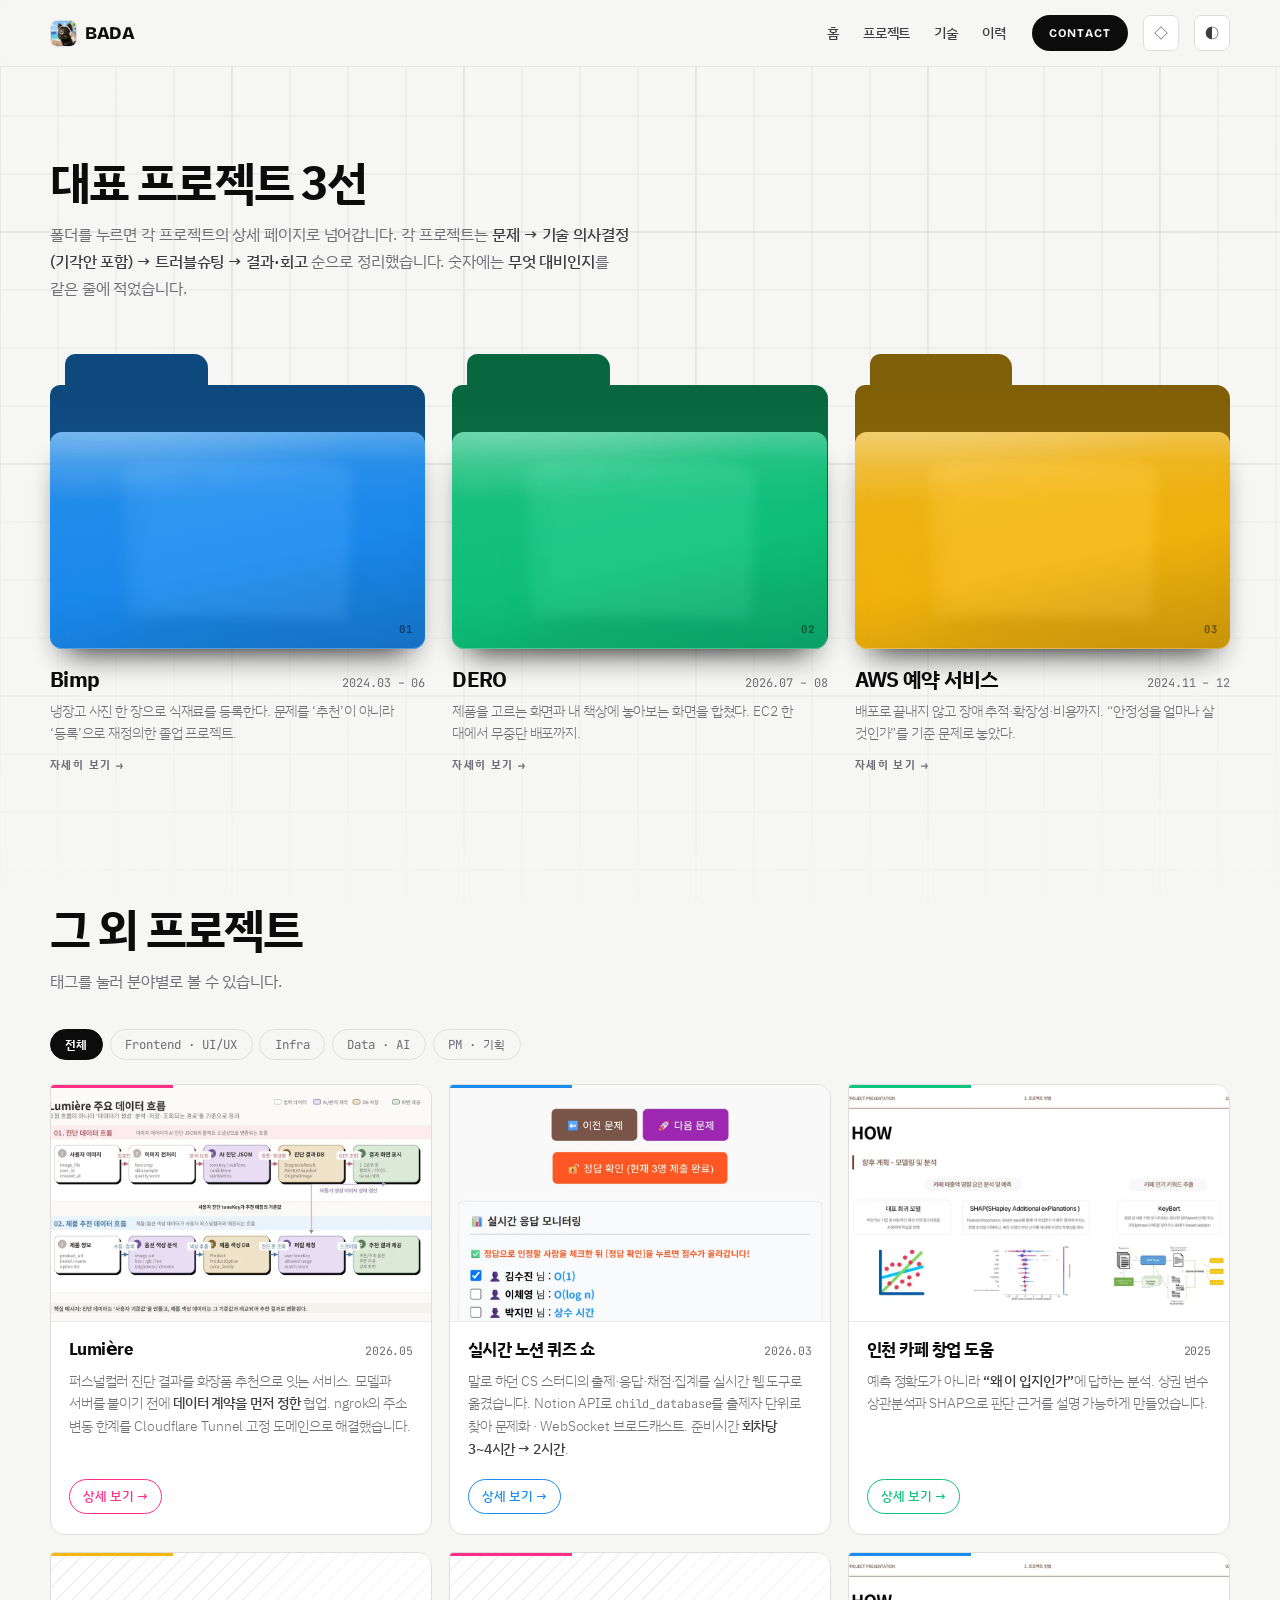
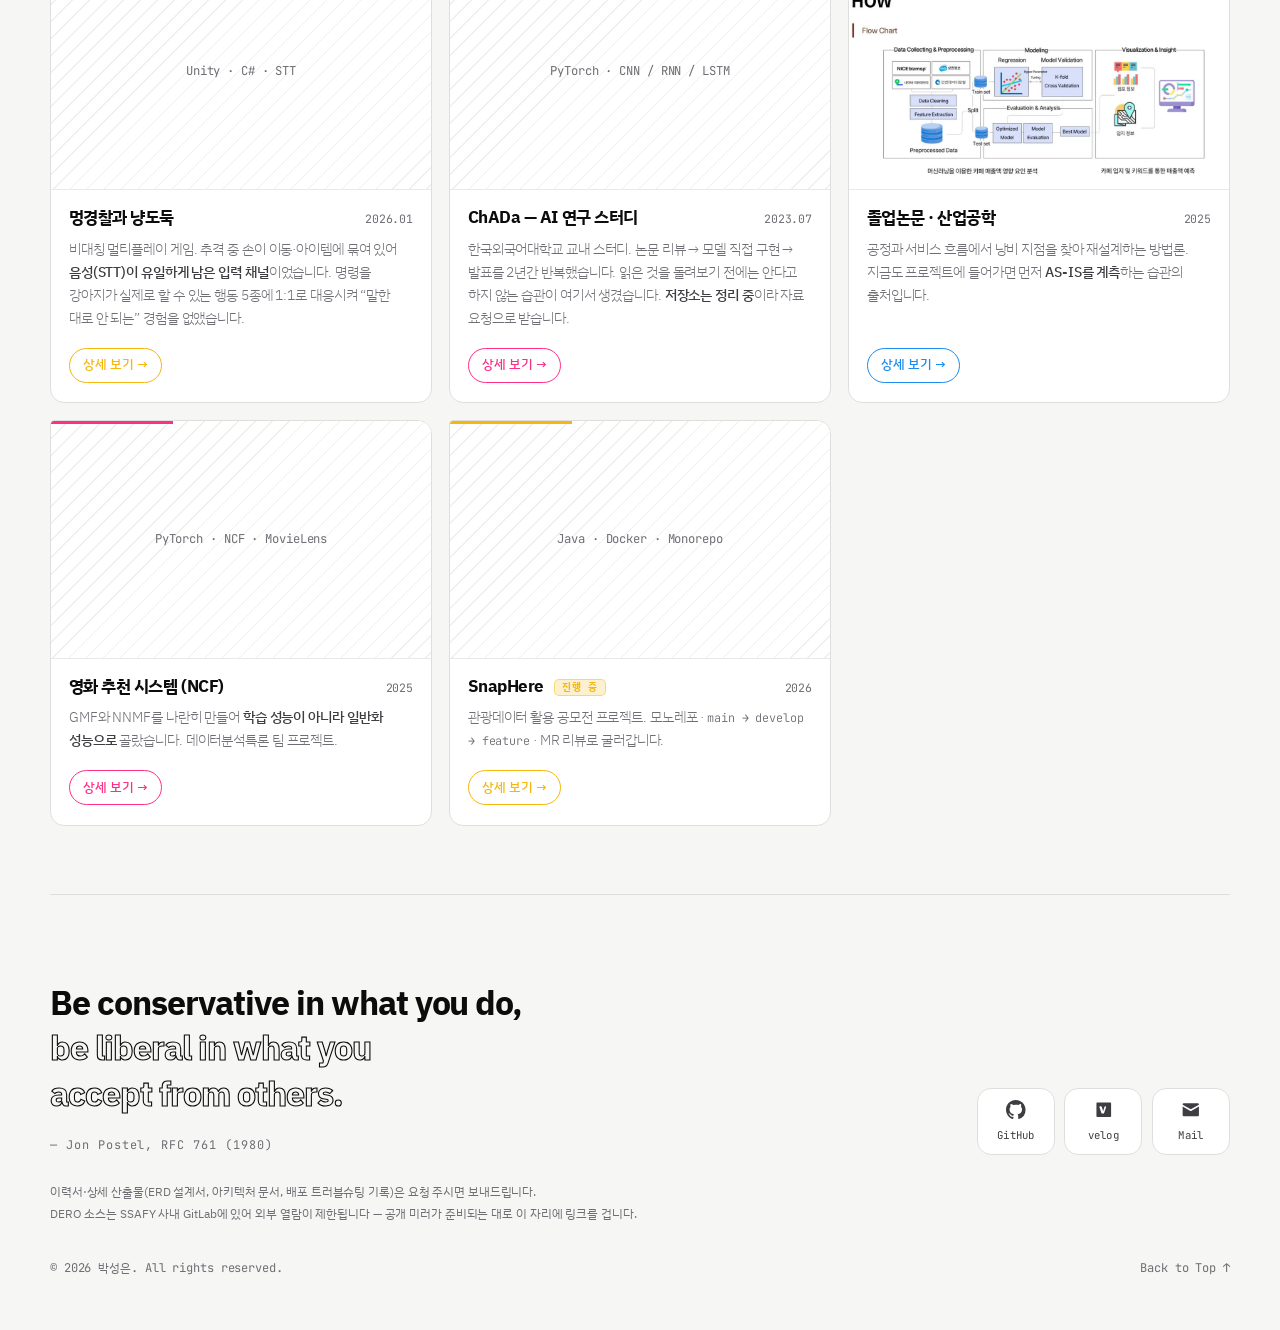
<file: projects.html>
<!doctype html>
<html lang="ko">
<head>
<meta charset="utf-8">
<meta name="viewport" content="width=device-width, initial-scale=1, viewport-fit=cover">
<title>프로젝트 · 박성은</title>
<meta name="description" content="Bimp, DERO, AWS 식당 예약 서비스의 케이스 스터디와 그 외 프로젝트.">
<link rel="icon" href="/assets/avatar.webp">
<link rel="preconnect" href="https://fonts.googleapis.com">
<link rel="preconnect" href="https://fonts.gstatic.com" crossorigin>
<link rel="stylesheet" href="https://fonts.googleapis.com/css2?family=Bricolage+Grotesque:opsz,wght@12..96,500;12..96,700;12..96,800&family=IBM+Plex+Sans+KR:wght@300;400;500;600;700&family=JetBrains+Mono:wght@400;500;700&display=swap">
<link rel="stylesheet" href="/styles.css">
</head>
<body>
<canvas id="bg-grid" aria-hidden="true"></canvas>

<nav class="nav">
  <div class="nav-in">
    <a class="brand" href="/"><img class="brand-av" src="/assets/avatar.webp" alt="" width="26" height="26">BADA</a>
    <div class="nav-links">
      <a href="/">홈</a>
      <a href="/projects" aria-current="page">프로젝트</a>
      <a href="/skills">기술</a>
      <a href="/about">이력</a>
    </div>
    <a class="nav-cta" href="mailto:pppp000310@gmail.com">Contact</a>
    <button class="tt" id="pl" type="button" aria-label="차분한 보기 전환" title="차분한 보기 — 모션과 장식을 끕니다">◇</button>
    <button class="tt" id="tt" type="button" aria-label="라이트/다크 테마 전환">◐</button>
  </div>
</nav>
<!-- ══════════  FOLDERS / SELECTED WORKS  ══════════ -->
<section class="wrap sec" id="work">
  <div class="sec-hd">
    <h1>대표 프로젝트 3선</h1>
    <p>폴더를 누르면 각 프로젝트의 상세 페이지로 넘어갑니다. 각 프로젝트는
       <strong>문제 → 기술 의사결정(기각안 포함) → 트러블슈팅 → 결과·회고</strong> 순으로 정리했습니다.
       숫자에는 <strong>무엇 대비인지</strong>를 같은 줄에 적었습니다.</p>
  </div>

  <div class="folders">
    <a class="folder" style="--fc:var(--c-blue)" href="/projects/vimp">
      <span class="folder-art" aria-hidden="true">
        <span class="fb"></span>
        <span class="papers">
          <span class="paper p1">YOLO 인식</span>
          <span class="paper p2">추천 알고리즘</span>
          <span class="paper p3">재고 정합성</span>
        </span>
        <span class="ff"><span class="mark">01</span></span>
      </span>
      <span class="folder-cap"><span class="nm">Bimp</span><span class="yr">2024.03 – 06</span></span>
      <span class="folder-desc">냉장고 사진 한 장으로 식재료를 등록한다. 문제를 &lsquo;추천&rsquo;이 아니라 &lsquo;등록&rsquo;으로 재정의한 졸업 프로젝트.</span>
      <span class="folder-state">자세히 보기 →</span>
    </a>

    <a class="folder" style="--fc:var(--c-green)" href="/projects/dero">
      <span class="folder-art" aria-hidden="true">
        <span class="fb"></span>
        <span class="papers">
          <span class="paper p1">blue-green</span>
          <span class="paper p2">Three.js</span>
          <span class="paper p3">38MB → 378KB</span>
        </span>
        <span class="ff"><span class="mark">02</span></span>
      </span>
      <span class="folder-cap"><span class="nm">DERO</span><span class="yr">2026.07 – 08</span></span>
      <span class="folder-desc">제품을 고르는 화면과 내 책상에 놓아보는 화면을 합쳤다. EC2 한 대에서 무중단 배포까지.</span>
      <span class="folder-state">자세히 보기 →</span>
    </a>

    <a class="folder" style="--fc:var(--c-yellow)" href="/projects/aws">
      <span class="folder-art" aria-hidden="true">
        <span class="fb"></span>
        <span class="papers">
          <span class="paper p1">멀티 리전</span>
          <span class="paper p2">−20%</span>
          <span class="paper p3">OpenSearch</span>
        </span>
        <span class="ff"><span class="mark">03</span></span>
      </span>
      <span class="folder-cap"><span class="nm">AWS 예약 서비스</span><span class="yr">2024.11 – 12</span></span>
      <span class="folder-desc">배포로 끝내지 않고 장애 추적·확장성·비용까지. &ldquo;안정성을 얼마나 살 것인가&rdquo;를 기준 문제로 놓았다.</span>
      <span class="folder-state">자세히 보기 →</span>
    </a></div>
</section>

<!-- ══════════  OTHER  ══════════ -->
<section class="wrap sec" id="more">
  <div class="sec-hd">
    <h2>그 외 프로젝트</h2>
    <p>태그를 눌러 분야별로 볼 수 있습니다.</p>
  </div>
  <div class="filters" id="filters">
    <button type="button" data-f="all" aria-pressed="true">전체</button>
    <button type="button" data-f="fe" aria-pressed="false">Frontend · UI/UX</button>
    <button type="button" data-f="infra" aria-pressed="false">Infra</button>
    <button type="button" data-f="data" aria-pressed="false">Data · AI</button>
    <button type="button" data-f="pm" aria-pressed="false">PM · 기획</button>
  </div>
  <div class="grid" id="grid">
    <article class="card" style="--fc:var(--c-pink)" data-tags="infra data pm">
      <img class="thumb" src="/assets/lumiere-1.webp" alt="Lumière 데이터 흐름도" loading="lazy">
      <div class="card-b">
        <div class="card-top"><h4>Lumière</h4><span class="when">2026.05</span></div>
        <p>퍼스널컬러 진단 결과를 화장품 추천으로 잇는 서비스. 모델과 서버를 붙이기 전에 <strong>데이터 계약을 먼저 정한</strong> 협업.
           ngrok의 주소 변동 한계를 Cloudflare Tunnel 고정 도메인으로 해결했습니다.</p>
        <div class="links"><a class="chiplink" href="/projects/lumiere">상세 보기 →</a></div>
      </div>
    </article>
    <article class="card" style="--fc:var(--c-blue)" data-tags="fe pm">
      <img class="thumb" src="/assets/quiz-host-monitor.webp" alt="실시간 퀴즈 출제자 모니터링 화면" loading="lazy">
      <div class="card-b">
        <div class="card-top"><h4>실시간 노션 퀴즈 쇼</h4><span class="when">2026.03</span></div>
        <p>말로 하던 CS 스터디의 출제·응답·채점·집계를 실시간 웹 도구로 옮겼습니다. Notion API로 <code class="mono" style="font-size:.85em">child_database</code>를 출제자 단위로 찾아 문제화 · WebSocket 브로드캐스트.
           준비시간 <strong>회차당 3~4시간 → 2시간</strong>.</p>
        <div class="links"><a class="chiplink" href="/projects/quiz">상세 보기 →</a></div>
      </div>
    </article>
    <article class="card" style="--fc:var(--c-green)" data-tags="data">
      <img class="thumb" src="/assets/cafe-shap.webp" alt="SHAP 값으로 변수 기여도를 보여주는 그래프" loading="lazy">
      <div class="card-b">
        <div class="card-top"><h4>인천 카페 창업 도움</h4><span class="when">2025</span></div>
        <p>예측 정확도가 아니라 <strong>&ldquo;왜 이 입지인가&rdquo;</strong>에 답하는 분석. 상권 변수 상관분석과 SHAP으로 판단 근거를 설명 가능하게 만들었습니다.</p>
        <div class="links"><a class="chiplink" href="/projects/cafe">상세 보기 →</a></div>
      </div>
    </article>
    <article class="card" style="--fc:var(--c-yellow)" data-tags="fe">
      <div class="noimg">Unity · C# · STT</div>
      <div class="card-b">
        <div class="card-top"><h4>멍경찰과 냥도둑</h4><span class="when">2026.01</span></div>
        <p>비대칭 멀티플레이 게임. 추격 중 손이 이동·아이템에 묶여 있어 <strong>음성(STT)이 유일하게 남은 입력 채널</strong>이었습니다.
           명령을 강아지가 실제로 할 수 있는 행동 5종에 1:1로 대응시켜 &ldquo;말한 대로 안 되는&rdquo; 경험을 없앴습니다.</p>
        <div class="links"><a class="chiplink" href="/projects/pawlice">상세 보기 →</a></div>
      </div>
    </article>
    <article class="card" style="--fc:var(--c-pink)" data-tags="data">
      <div class="noimg">PyTorch · CNN / RNN / LSTM</div>
      <div class="card-b">
        <div class="card-top"><h4>ChADa — AI 연구 스터디</h4><span class="when">2023.07</span></div>
        <p>한국외국어대학교 교내 스터디. 논문 리뷰 → 모델 직접 구현 → 발표를 2년간 반복했습니다. 읽은 것을 돌려보기 전에는 안다고 하지 않는 습관이 여기서 생겼습니다. <strong>저장소는 정리 중</strong>이라 자료 요청으로 받습니다.</p>
        <div class="links"><a class="chiplink" href="/projects/chada">상세 보기 →</a></div>
      </div>
    </article>
    <article class="card" style="--fc:var(--c-blue)" data-tags="data">
      <img class="thumb" src="/assets/cafe-flow.webp" alt="데이터 처리 파이프라인 흐름도" loading="lazy">
      <div class="card-b">
        <div class="card-top"><h4>졸업논문 · 산업공학</h4><span class="when">2025</span></div>
        <p>공정과 서비스 흐름에서 낭비 지점을 찾아 재설계하는 방법론. 지금도 프로젝트에 들어가면 먼저 <strong>AS-IS를 계측</strong>하는 습관의 출처입니다.</p>
        <div class="links"><a class="chiplink" href="/projects/vimp">상세 보기 →</a></div>
      </div>
    </article>
    <article class="card" style="--fc:var(--c-pink)" data-tags="data">
      <div class="noimg">PyTorch · NCF · MovieLens</div>
      <div class="card-b">
        <div class="card-top"><h4>영화 추천 시스템 (NCF)</h4><span class="when">2025</span></div>
        <p>GMF와 NNMF를 나란히 만들어 <strong>학습 성능이 아니라 일반화 성능으로</strong> 골랐습니다. 데이터분석특론 팀 프로젝트.</p>
        <div class="links"><a class="chiplink" href="/projects/movierec">상세 보기 →</a></div>
      </div>
    </article>
    <article class="card" style="--fc:var(--c-yellow)" data-tags="fe infra">
      <div class="noimg">Java · Docker · Monorepo</div>
      <div class="card-b">
        <div class="card-top"><h4>SnapHere <span class="wip">진행 중</span></h4><span class="when">2026</span></div>
        <p>관광데이터 활용 공모전 프로젝트. 모노레포 · <code class="mono" style="font-size:.85em">main → develop → feature</code> · MR 리뷰로 굴러갑니다.</p>
        <div class="links"><a class="chiplink" href="/projects/snaphere">상세 보기 →</a></div>
      </div>
    </article>
  </div>
</section>
<!-- ══════════  FOOT  ══════════ -->
<footer class="wrap foot" id="contact">
  <div class="foot-grid">
    <div>
      <h2 class="foot-quote">Be conservative in what you do,<em>be liberal in what you accept from others.</em></h2>
        <p class="foot-law">&mdash; Jon Postel, RFC 761 (1980)</p>
    </div>
    <div class="socials">
      <a href="https://github.com/bada0310" target="_blank" rel="noopener" aria-label="GitHub">
        <svg viewBox="0 0 16 16" aria-hidden="true"><path d="M8 0C3.58 0 0 3.58 0 8c0 3.54 2.29 6.53 5.47 7.59.4.07.55-.17.55-.38 0-.19-.01-.82-.01-1.49-2.01.37-2.53-.49-2.69-.94-.09-.23-.48-.94-.82-1.13-.28-.15-.68-.52-.01-.53.63-.01 1.08.58 1.23.82.72 1.21 1.87.87 2.33.66.07-.52.28-.87.51-1.07-1.78-.2-3.64-.89-3.64-3.95 0-.87.31-1.59.82-2.15-.08-.2-.36-1.02.08-2.12 0 0 .67-.21 2.2.82a7.4 7.4 0 0 1 2-.27c.68 0 1.36.09 2 .27 1.53-1.04 2.2-.82 2.2-.82.44 1.1.16 1.92.08 2.12.51.56.82 1.27.82 2.15 0 3.07-1.87 3.75-3.65 3.95.29.25.54.73.54 1.48 0 1.07-.01 1.93-.01 2.2 0 .21.15.46.55.38A8.01 8.01 0 0 0 16 8c0-4.42-3.58-8-8-8Z"/></svg>
        <span>GitHub</span>
      </a>
      <a href="https://velog.io/@sungeun0310/posts" target="_blank" rel="noopener" aria-label="기술 블로그">
        <svg viewBox="0 0 24 24" aria-hidden="true"><path d="M4 3h16a1 1 0 0 1 1 1v16a1 1 0 0 1-1 1H4a1 1 0 0 1-1-1V4a1 1 0 0 1 1-1Zm3.6 4.6c-.6 0-1 .4-1 .9 0 .2 0 .3.1.5l2.4 7c.2.5.5.7 1 .7h1.3c.5 0 .8-.2 1-.7l2.4-7c0-.2.1-.3.1-.5 0-.5-.4-.9-1-.9s-.9.3-1 .8l-1.7 5.4-1.7-5.4c-.1-.5-.4-.8-1-.8Z"/></svg>
        <span>velog</span>
      </a>
      <a href="mailto:pppp000310@gmail.com" aria-label="메일 보내기 — pppp000310@gmail.com" title="pppp000310@gmail.com">
        <svg viewBox="0 0 24 24" aria-hidden="true"><path d="M2 5.5A1.5 1.5 0 0 1 3.5 4h17A1.5 1.5 0 0 1 22 5.5v.3l-10 5.7L2 5.8v-.3Zm0 2.6V18.5A1.5 1.5 0 0 0 3.5 20h17a1.5 1.5 0 0 0 1.5-1.5V8.1l-9.5 5.4a1 1 0 0 1-1 0L2 8.1Z"/></svg>
        <span>Mail</span>
      </a>
    </div>
  </div>

  <p class="fine">
    이력서·상세 산출물(ERD 설계서, 아키텍처 문서, 배포 트러블슈팅 기록)은 요청 주시면 보내드립니다.<br>
    DERO 소스는 SSAFY 사내 GitLab에 있어 외부 열람이 제한됩니다 — 공개 미러가 준비되는 대로 이 자리에 링크를 겁니다.
  </p>

  <div class="copy">
    <span>© 2026 박성은. All rights reserved.</span>
    <a href="#work">Back to Top ↑</a>
  </div>
</footer>

<script src="/app.js"></script>
</body>
</html>
</file>
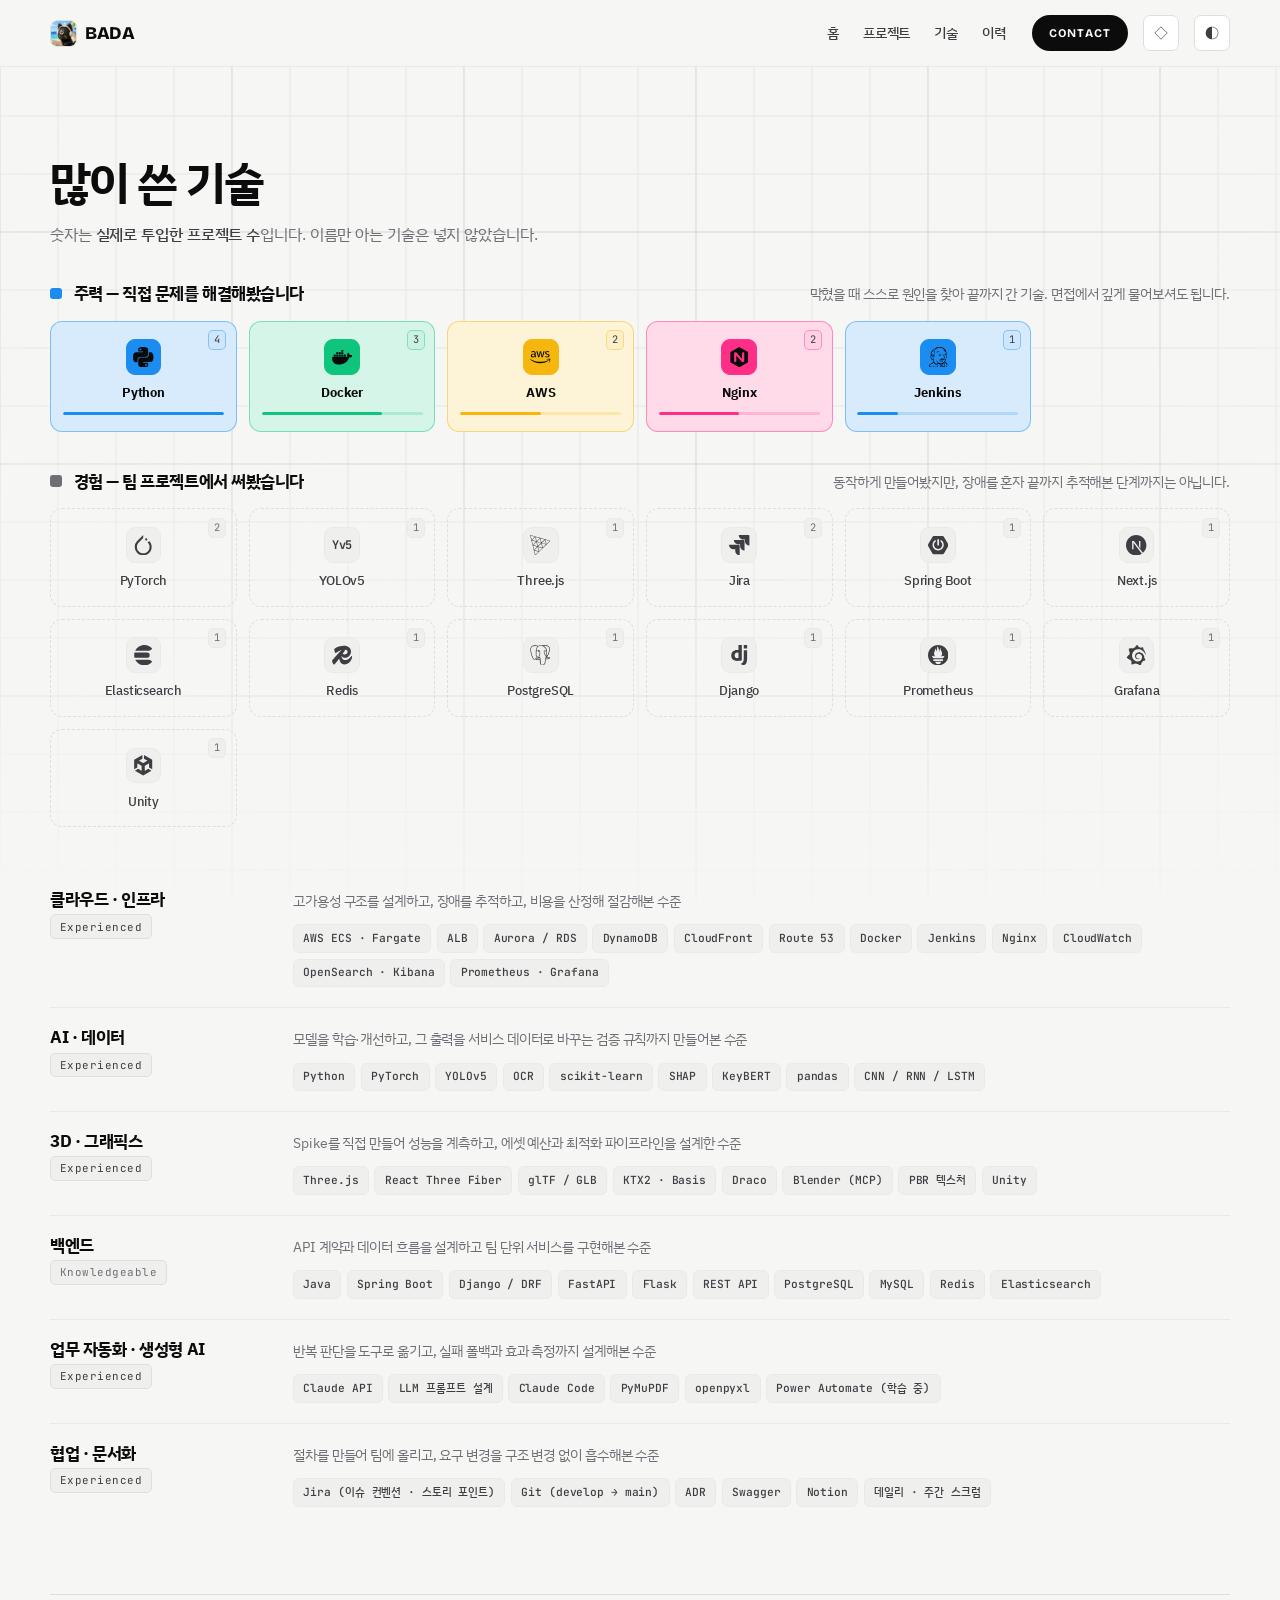
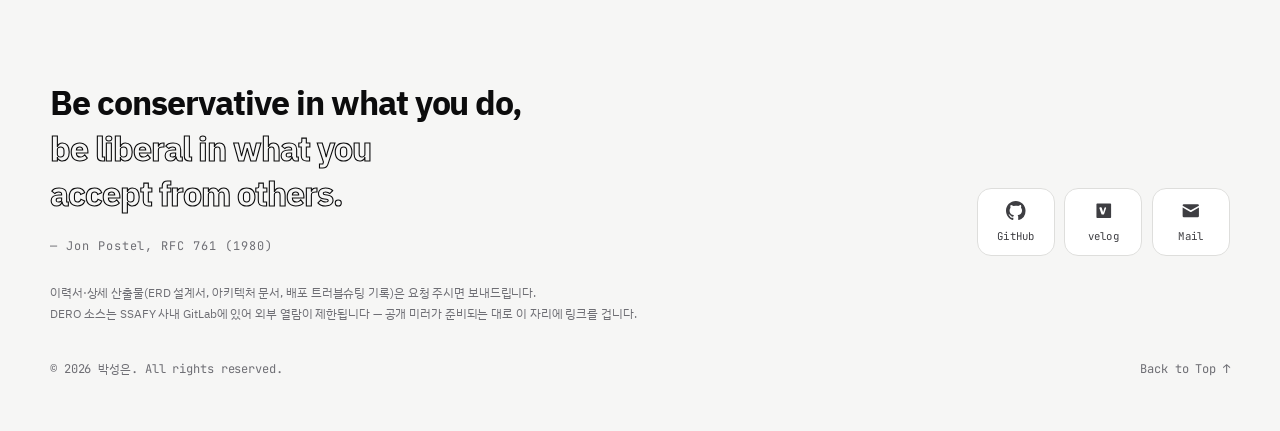
<file: skills.html>
<!doctype html>
<html lang="ko">
<head>
<meta charset="utf-8">
<meta name="viewport" content="width=device-width, initial-scale=1, viewport-fit=cover">
<title>기술 · 박성은</title>
<meta name="description" content="주력 기술과 경험해본 기술을 구분해 정리했습니다.">
<link rel="icon" href="/assets/avatar.webp">
<link rel="preconnect" href="https://fonts.googleapis.com">
<link rel="preconnect" href="https://fonts.gstatic.com" crossorigin>
<link rel="stylesheet" href="https://fonts.googleapis.com/css2?family=Bricolage+Grotesque:opsz,wght@12..96,500;12..96,700;12..96,800&family=IBM+Plex+Sans+KR:wght@300;400;500;600;700&family=JetBrains+Mono:wght@400;500;700&display=swap">
<link rel="stylesheet" href="/styles.css">
</head>
<body>
<canvas id="bg-grid" aria-hidden="true"></canvas>

<nav class="nav">
  <div class="nav-in">
    <a class="brand" href="/"><img class="brand-av" src="/assets/avatar.webp" alt="" width="26" height="26">BADA</a>
    <div class="nav-links">
      <a href="/">홈</a>
      <a href="/projects">프로젝트</a>
      <a href="/skills" aria-current="page">기술</a>
      <a href="/about">이력</a>
    </div>
    <a class="nav-cta" href="mailto:pppp000310@gmail.com">Contact</a>
    <button class="tt" id="pl" type="button" aria-label="차분한 보기 전환" title="차분한 보기 — 모션과 장식을 끕니다">◇</button>
    <button class="tt" id="tt" type="button" aria-label="라이트/다크 테마 전환">◐</button>
  </div>
</nav>
<!-- ══════════  TECH  ══════════ -->
<section class="wrap sec" id="tech">
  <div class="sec-hd">
    <h1>많이 쓴 기술</h1>
    <p>숫자는 <strong>실제로 투입한 프로젝트 수</strong>입니다. 이름만 아는 기술은 넣지 않았습니다.</p>
  </div>
  <div class="tier">
    <div class="tier-hd">
      <span class="sw" style="background:var(--c-blue)" aria-hidden="true"></span>
      <h3>주력 &mdash; 직접 문제를 해결해봤습니다</h3>
      <p>막혔을 때 스스로 원인을 찾아 끝까지 간 기술. 면접에서 깊게 물어보셔도 됩니다.</p>
    </div>
    <div class="tiles">
      <div class="tile core" style="--tc:var(--c-blue)"><span class="ct">4</span><div class="gl"><svg viewBox="0 0 24 24" aria-hidden="true"><path d="M14.25.18l.9.2.73.26.59.3.45.32.34.34.25.34.16.33.1.3.04.26.02.2-.01.13V8.5l-.05.63-.13.55-.21.46-.26.38-.3.31-.33.25-.35.19-.35.14-.33.1-.3.07-.26.04-.21.02H8.77l-.69.05-.59.14-.5.22-.41.27-.33.32-.27.35-.2.36-.15.37-.1.35-.07.32-.04.27-.02.21v3.06H3.17l-.21-.03-.28-.07-.32-.12-.35-.18-.36-.26-.36-.36-.35-.46-.32-.59-.28-.73-.21-.88-.14-1.05-.05-1.23.06-1.22.16-1.04.24-.87.32-.71.36-.57.4-.44.42-.33.42-.24.4-.16.36-.1.32-.05.24-.01h.16l.06.01h8.16v-.83H6.18l-.01-2.75-.02-.37.05-.34.11-.31.17-.28.25-.26.31-.23.38-.2.44-.18.51-.15.58-.12.64-.1.71-.06.77-.04.84-.02 1.27.05zm-6.3 1.98l-.23.33-.08.41.08.41.23.34.33.22.41.09.41-.09.33-.22.23-.34.08-.41-.08-.41-.23-.33-.33-.22-.41-.09-.41.09zm13.09 3.95l.28.06.32.12.35.18.36.27.36.35.35.47.32.59.28.73.21.88.14 1.04.05 1.23-.06 1.23-.16 1.04-.24.86-.32.71-.36.57-.4.45-.42.33-.42.24-.4.16-.36.09-.32.05-.24.02-.16-.01h-8.22v.82h5.84l.01 2.76.02.36-.05.34-.11.31-.17.29-.25.25-.31.24-.38.2-.44.17-.51.15-.58.13-.64.09-.71.07-.77.04-.84.01-1.27-.04-1.07-.14-.9-.2-.73-.25-.59-.3-.45-.33-.34-.34-.25-.34-.16-.33-.1-.3-.04-.25-.02-.2.01-.13v-5.34l.05-.64.13-.54.21-.46.26-.38.3-.32.33-.24.35-.2.35-.14.33-.1.3-.06.26-.04.21-.02.13-.01h5.84l.69-.05.59-.14.5-.21.41-.28.33-.32.27-.35.2-.36.15-.36.1-.35.07-.32.04-.28.02-.21V6.07h2.09l.14.01zm-6.47 14.25l-.23.33-.08.41.08.41.23.33.33.23.41.08.41-.08.33-.23.23-.33.08-.41-.08-.41-.23-.33-.33-.23-.41-.08-.41.08z"/></svg></div><div class="nm">Python</div><div class="bar"><i style="width:100%"></i></div></div>
      <div class="tile core" style="--tc:var(--c-green)"><span class="ct">3</span><div class="gl"><svg viewBox="0 0 24 24" aria-hidden="true"><path d="M13.983 11.078h2.119a.186.186 0 00.186-.185V9.006a.186.186 0 00-.186-.186h-2.119a.185.185 0 00-.185.185v1.888c0 .102.083.185.185.185m-2.954-5.43h2.118a.186.186 0 00.186-.186V3.574a.186.186 0 00-.186-.185h-2.118a.185.185 0 00-.185.185v1.888c0 .102.082.185.185.185m0 2.716h2.118a.187.187 0 00.186-.186V6.29a.186.186 0 00-.186-.185h-2.118a.185.185 0 00-.185.185v1.887c0 .102.082.185.185.186m-2.93 0h2.12a.186.186 0 00.184-.186V6.29a.185.185 0 00-.185-.185H8.1a.185.185 0 00-.185.185v1.887c0 .102.083.185.185.186m-2.964 0h2.119a.186.186 0 00.185-.186V6.29a.185.185 0 00-.185-.185H5.136a.186.186 0 00-.186.185v1.887c0 .102.084.185.186.186m5.893 2.715h2.118a.186.186 0 00.186-.185V9.006a.186.186 0 00-.186-.186h-2.118a.185.185 0 00-.185.185v1.888c0 .102.082.185.185.185m-2.93 0h2.12a.185.185 0 00.184-.185V9.006a.185.185 0 00-.184-.186h-2.12a.185.185 0 00-.184.185v1.888c0 .102.083.185.185.185m-2.964 0h2.119a.185.185 0 00.185-.185V9.006a.185.185 0 00-.184-.186h-2.12a.186.186 0 00-.186.186v1.887c0 .102.084.185.186.185m-2.92 0h2.12a.185.185 0 00.184-.185V9.006a.185.185 0 00-.184-.186h-2.12a.185.185 0 00-.184.185v1.888c0 .102.082.185.185.185M23.763 9.89c-.065-.051-.672-.51-1.954-.51-.338.001-.676.03-1.01.087-.248-1.7-1.653-2.53-1.716-2.566l-.344-.199-.226.327c-.284.438-.49.922-.612 1.43-.23.97-.09 1.882.403 2.661-.595.332-1.55.413-1.744.42H.751a.751.751 0 00-.75.748 11.376 11.376 0 00.692 4.062c.545 1.428 1.355 2.48 2.41 3.124 1.18.723 3.1 1.137 5.275 1.137.983.003 1.963-.086 2.93-.266a12.248 12.248 0 003.823-1.389c.98-.567 1.86-1.288 2.61-2.136 1.252-1.418 1.998-2.997 2.553-4.4h.221c1.372 0 2.215-.549 2.68-1.009.309-.293.55-.65.707-1.046l.098-.288Z"/></svg></div><div class="nm">Docker</div><div class="bar"><i style="width:75%"></i></div></div>
      <div class="tile core" style="--tc:var(--c-yellow)"><span class="ct">2</span><div class="gl"><svg viewBox="0 0 24 24" aria-hidden="true"><path d="M6.763 10.036c0 .296.032.535.088.71.064.176.144.368.256.576.04.063.056.127.056.183 0 .08-.048.16-.152.24l-.503.335a.383.383 0 0 1-.208.072c-.08 0-.16-.04-.239-.112a2.47 2.47 0 0 1-.287-.375 6.18 6.18 0 0 1-.248-.471c-.622.734-1.405 1.101-2.347 1.101-.67 0-1.205-.191-1.596-.574-.391-.384-.59-.894-.59-1.533 0-.678.239-1.23.726-1.644.487-.415 1.133-.623 1.955-.623.272 0 .551.024.846.064.296.04.6.104.918.176v-.583c0-.607-.127-1.03-.375-1.277-.255-.248-.686-.367-1.3-.367-.28 0-.568.031-.863.103-.295.072-.583.16-.862.272a2.287 2.287 0 0 1-.28.104.488.488 0 0 1-.127.023c-.112 0-.168-.08-.168-.247v-.391c0-.128.016-.224.056-.28a.597.597 0 0 1 .224-.167c.279-.144.614-.264 1.005-.36a4.84 4.84 0 0 1 1.246-.151c.95 0 1.644.216 2.091.647.439.43.662 1.085.662 1.963v2.586zm-3.24 1.214c.263 0 .534-.048.822-.144.287-.096.543-.271.758-.51.128-.152.224-.32.272-.512.047-.191.08-.423.08-.694v-.335a6.66 6.66 0 0 0-.735-.136 6.02 6.02 0 0 0-.75-.048c-.535 0-.926.104-1.19.32-.263.215-.39.518-.39.917 0 .375.095.655.295.846.191.2.47.296.838.296zm6.41.862c-.144 0-.24-.024-.304-.08-.064-.048-.12-.16-.168-.311L7.586 5.55a1.398 1.398 0 0 1-.072-.32c0-.128.064-.2.191-.2h.783c.151 0 .255.025.31.08.065.048.113.16.16.312l1.342 5.284 1.245-5.284c.04-.16.088-.264.151-.312a.549.549 0 0 1 .32-.08h.638c.152 0 .256.025.32.08.063.048.12.16.151.312l1.261 5.348 1.381-5.348c.048-.16.104-.264.16-.312a.52.52 0 0 1 .311-.08h.743c.127 0 .2.065.2.2 0 .04-.009.08-.017.128a1.137 1.137 0 0 1-.056.2l-1.923 6.17c-.048.16-.104.263-.168.311a.51.51 0 0 1-.303.08h-.687c-.151 0-.255-.024-.32-.08-.063-.056-.119-.16-.15-.32l-1.238-5.148-1.23 5.14c-.04.16-.087.264-.15.32-.065.056-.177.08-.32.08zm10.256.215c-.415 0-.83-.048-1.229-.143-.399-.096-.71-.2-.918-.32-.128-.071-.215-.151-.247-.223a.563.563 0 0 1-.048-.224v-.407c0-.167.064-.247.183-.247.048 0 .096.008.144.024.048.016.12.048.2.08.271.12.566.215.878.279.319.064.63.096.95.096.502 0 .894-.088 1.165-.264a.86.86 0 0 0 .415-.758.777.777 0 0 0-.215-.559c-.144-.151-.416-.287-.807-.415l-1.157-.36c-.583-.183-1.014-.454-1.277-.813a1.902 1.902 0 0 1-.4-1.158c0-.335.073-.63.216-.886.144-.255.335-.479.575-.654.24-.184.51-.32.83-.415.32-.096.655-.136 1.006-.136.175 0 .359.008.535.032.183.024.35.056.518.088.16.04.312.08.455.127.144.048.256.096.336.144a.69.69 0 0 1 .24.2.43.43 0 0 1 .071.263v.375c0 .168-.064.256-.184.256a.83.83 0 0 1-.303-.096 3.652 3.652 0 0 0-1.532-.311c-.455 0-.815.071-1.062.223-.248.152-.375.383-.375.71 0 .224.08.416.24.567.159.152.454.304.877.44l1.134.358c.574.184.99.44 1.237.767.247.327.367.702.367 1.117 0 .343-.072.655-.207.926-.144.272-.336.511-.583.703-.248.2-.543.343-.886.447-.36.111-.734.167-1.142.167zM21.698 16.207c-2.626 1.94-6.442 2.969-9.722 2.969-4.598 0-8.74-1.7-11.87-4.526-.247-.223-.024-.527.272-.351 3.384 1.963 7.559 3.153 11.877 3.153 2.914 0 6.114-.607 9.06-1.852.439-.2.814.287.383.607zM22.792 14.961c-.336-.43-2.22-.207-3.074-.103-.255.032-.295-.192-.063-.36 1.5-1.053 3.967-.75 4.254-.399.287.36-.08 2.826-1.485 4.007-.215.184-.423.088-.327-.151.32-.79 1.03-2.57.695-2.994z"/></svg></div><div class="nm">AWS</div><div class="bar"><i style="width:50%"></i></div></div>
      <div class="tile core" style="--tc:var(--c-pink)"><span class="ct">2</span><div class="gl"><svg viewBox="0 0 24 24" aria-hidden="true"><path d="M12 0L1.605 6v12L12 24l10.395-6V6L12 0zm6 16.59c0 .705-.646 1.29-1.529 1.29-.631 0-1.351-.255-1.801-.81l-6-7.141v6.66c0 .721-.57 1.29-1.274 1.29H7.32c-.721 0-1.29-.6-1.29-1.29V7.41c0-.705.63-1.29 1.5-1.29.646 0 1.38.255 1.83.81l5.97 7.141V7.41c0-.721.6-1.29 1.29-1.29h.075c.72 0 1.29.6 1.29 1.29v9.18H18z"/></svg></div><div class="nm">Nginx</div><div class="bar"><i style="width:50%"></i></div></div>
      <div class="tile core" style="--tc:var(--c-blue)"><span class="ct">1</span><div class="gl"><svg viewBox="0 0 24 24" aria-hidden="true"><path d="M2.872 24h-.975a3.866 3.866 0 01-.07-.197c-.215-.666-.594-1.49-.692-2.154-.146-.984.78-1.039 1.374-1.465.915-.66 1.635-1.025 2.627-1.62.295-.179 1.182-.624 1.281-.829.201-.408-.345-.982-.49-1.3-.225-.507-.345-.937-.376-1.435-.824-.13-1.455-.627-1.844-1.185-.63-.925-1.066-2.635-.525-3.936.045-.103.254-.305.285-.463.06-.308-.105-.72-.12-1.048-.06-1.692.284-3.15 1.425-3.66.463-1.84 2.113-2.453 3.673-3.367.58-.342 1.224-.562 1.89-.807 2.372-.877 6.027-.712 7.994.783.836.633 2.176 1.97 2.656 2.939 1.262 2.555 1.17 6.825.287 9.934-.12.421-.29 1.032-.533 1.533-.168.35-.689 1.05-.625 1.36.064.314 1.19 1.17 1.432 1.395.434.422 1.26.975 1.324 1.5.07.557-.248 1.336-.41 1.875-.217.721-.436 1.441-.654 2.131H2.87zm11.104-3.54c-.545-.3-1.361-.622-2.065-.757-.87-.164-.78 1.188-.75 1.994.03.643.36 1.316.51 1.744.076.197.09.41.256.449.3.068 1.29-.326 1.575-.479.6-.328 1.064-.844 1.574-1.189.016-.17.016-.34.03-.508a2.648 2.648 0 00-1.095-.277c.314-.15.75-.15 1.035-.332l.016-.193c-.496-.03-.69-.254-1.021-.436zm7.454 2.935a17.78 17.78 0 00.465-1.752c.06-.287.215-.918.178-1.176-.059-.459-.684-.799-1.004-1.086-.584-.525-.95-.975-1.56-1.469-.249.375-.78.615-.983.914 1.447-.689 1.71 2.625 1.141 3.69.09.329.391.45.514.735l-.086.166h1.29c.013 0 .03 0 .044.014zm-6.634-.012c-.05-.074-.1-.135-.15-.209l-.301.195h.45zm2.77 0c.008-.209.018-.404.03-.598-.53.029-.825-.48-1.196-.527-.324-.045-.6.361-1.02.195-.095.105-.183.227-.284.316.154.18.295.375.424.584h.815c.014-.164.135-.285.3-.285.165 0 .284.121.284.27h.66zm2.116 0c-.314-.479-.947-.898-1.68-.555l-.03.541h1.71zm-8.51 0l-.104-.344c-.225-.72-.36-1.26-.405-1.68-.914-.436-1.875-.87-2.654-1.426-.15-.105-1.109-1.35-1.23-1.305-1.739.676-3.359 1.86-4.814 2.984.256.557.48 1.141.69 1.74h8.505zm8.265-2.113c-.029-.512-.164-1.56-.48-1.74-.66-.39-1.846.78-2.34.943.045.15.135.271.15.48.285-.074.645-.029.898.092-.299.03-.629.03-.824.164-.074.195.016.48-.029.764.69.197 1.5.303 2.385.332.164-.227.225-.645.211-1.082zm-4.08-.36c-.044.375.046.51.12.943 1.26.391 1.034-1.74-.135-.959zM8.76 19.5c-.45.457 1.27 1.082 1.814 1.115 0-.29.165-.564.135-.77-.65-.118-1.502-.042-1.945-.347zm5.565.215c0 .043-.061.03-.068.064.58.451 1.014.545 1.802.51.354-.262.67-.563 1.043-.807-.855.074-1.931.607-2.774.23zm3.42-17.726c-1.606-.906-4.35-1.591-6.076-.731-1.38.692-3.27 1.84-3.899 3.292.6 1.402-.166 2.686-.226 4.109-.018.757.36 1.42.391 2.242-.2.338-.825.38-1.26.356-.146-.729-.4-1.549-1.155-1.63-1.064-.116-1.845.764-1.89 1.683-.06 1.08.833 2.864 2.085 2.745.488-.046.608-.54 1.139-.54.285.57-.445.75-.523 1.154-.016.105.06.511.104.705.233.944.744 2.16 1.245 2.88.635.9 1.884 1.051 3.229 1.141.24-.525 1.125-.48 1.706-.346-.691-.27-1.336-.945-1.875-1.529-.615-.676-1.23-1.41-1.261-2.28 1.155 1.604 2.1 3 4.2 3.704 1.59.525 3.45-.254 4.664-1.109.51-.359.811-.93 1.17-1.439 1.35-1.936 1.98-4.71 1.846-7.394-.06-1.111-.06-2.221-.436-2.955-.389-.781-1.695-1.471-2.475-.781-.15-.764.63-1.23 1.545-.96-.66-.854-1.336-1.858-2.266-2.384zM13.58 14.896c.615 1.544 2.724 1.363 4.505 1.323-.084.194-.256.435-.465.515-.57.232-2.145.408-2.937-.012-.506-.27-.824-.873-1.102-1.227-.137-.172-.795-.608-.012-.609zm.164-.87c.893.464 2.52.517 3.731.48.066.267.066.593.068.913-1.55.08-3.386-.304-3.794-1.395h-.005zm6.675-.586c-.473.9-1.145 1.897-2.539 1.928-.023-.284-.045-.735 0-.904 1.064-.103 1.727-.646 2.543-1.017zm-.649-.667c-1.02.66-2.154 1.375-3.824 1.21-.351-.31-.485-1-.14-1.458.181.313.06.885.57.97.944.165 2.038-.579 2.73-.84.42-.713-.046-.976-.42-1.433-.782-.93-1.83-2.1-1.802-3.51.314-.224.346.346.391.45.404.96 1.424 2.175 2.174 3 .18.21.48.39.51.524.092.39-.254.854-.209 1.11zm-13.439-.675c-.314-.184-.393-.99-.768-1.01-.535-.03-.438 1.05-.436 1.68-.37-.33-.435-1.365-.164-1.89-.308-.15-.445.164-.618.284.22-1.59 2.34-.734 1.99.96zM4.713 5.995c-.685.756-.54 2.174-.459 3.188 1.244-.785 2.898.06 2.883 1.394.595-.016.223-.744.115-1.215-.353-1.528.592-3.187.041-4.59-1.064.084-1.939.52-2.578 1.215zm9.12 1.113c.307.562.404 1.148.84 1.57.195.19.574.424.387.95-.045.121-.365.391-.551.45-.674.195-2.254.03-1.721-.81.563.015 1.314.36 1.732-.045-.314-.524-.885-1.53-.674-2.13zm6.198-.013h.068c.33.668.6 1.375 1.004 1.965-.27.628-2.053 1.19-2.023.057.39-.17 1.05-.035 1.395-.25-.193-.556-.48-1.006-.434-1.771zm-6.927-1.617c-1.422-.33-2.131.592-2.56 1.553-.384-.094-.231-.615-.135-.883.255-.701 1.28-1.633 2.119-1.506.359.057.848.386.576.834zM9.642 1.593c-1.56.44-3.56 1.574-4.2 2.974.495-.07.84-.321 1.33-.351.186-.016.428.074.641.015.424-.104.78-1.065 1.102-1.41.31-.345.685-.496.94-.81.167-.09.409-.074.42-.33-.073-.075-.15-.135-.232-.105v.017z"/></svg></div><div class="nm">Jenkins</div><div class="bar"><i style="width:25%"></i></div></div>
    </div>
  </div>

  <div class="tier">
    <div class="tier-hd">
      <span class="sw" style="background:var(--muted)" aria-hidden="true"></span>
      <h3>경험 &mdash; 팀 프로젝트에서 써봤습니다</h3>
      <p>동작하게 만들어봤지만, 장애를 혼자 끝까지 추적해본 단계까지는 아닙니다.</p>
    </div>
    <div class="tiles">
      <div class="tile tried"><span class="ct">2</span><div class="gl"><svg viewBox="0 0 24 24" aria-hidden="true"><path d="M12.005 0L4.952 7.053a9.865 9.865 0 000 14.022 9.866 9.866 0 0014.022 0c3.984-3.9 3.986-10.205.085-14.023l-1.744 1.743c2.904 2.905 2.904 7.634 0 10.538s-7.634 2.904-10.538 0-2.904-7.634 0-10.538l4.647-4.646.582-.665zm3.568 3.899a1.327 1.327 0 00-1.327 1.327 1.327 1.327 0 001.327 1.328A1.327 1.327 0 0016.9 5.226 1.327 1.327 0 0015.573 3.9z"/></svg></div><div class="nm">PyTorch</div></div>
      <div class="tile tried"><span class="ct">1</span><div class="gl">Yv5</div><div class="nm">YOLOv5</div></div>
      <div class="tile tried"><span class="ct">1</span><div class="gl"><svg viewBox="0 0 24 24" aria-hidden="true"><path d="M.38 0a.268.268 0 0 0-.256.332l2.894 11.716a.268.268 0 0 0 .01.04l2.89 11.708a.268.268 0 0 0 .447.128L23.802 7.15a.268.268 0 0 0-.112-.45l-5.784-1.667a.268.268 0 0 0-.123-.035L6.38 1.715a.268.268 0 0 0-.144-.04L.456.01A.268.268 0 0 0 .38 0zm.374.654L5.71 2.08 1.99 5.664zM6.61 2.34l4.864 1.4-3.65 3.515zm-.522.12l1.217 4.926-4.877-1.4zm6.28 1.538l4.878 1.404-3.662 3.53zm-.52.13l1.208 4.9-4.853-1.392zm6.3 1.534l4.947 1.424-3.715 3.574zm-.524.12l1.215 4.926-4.876-1.398zm-15.432.696l4.964 1.424-3.726 3.586zM8.047 8.15l4.877 1.4-3.66 3.527zm-.518.137l1.236 5.017-4.963-1.432zm6.274 1.535l4.965 1.425-3.73 3.586zm-.52.127l1.235 5.012-4.958-1.43zm-9.63 2.438l4.873 1.406-3.656 3.523zm5.854 1.687l4.863 1.403-3.648 3.51zm-.54.04l1.214 4.927-4.875-1.4zm-3.896 4.02l5.037 1.442-3.782 3.638z"/></svg></div><div class="nm">Three.js</div></div>
      <div class="tile tried"><span class="ct">2</span><div class="gl"><svg viewBox="0 0 24 24" aria-hidden="true"><path d="M11.571 11.513H0a5.218 5.218 0 0 0 5.232 5.215h2.13v2.057A5.215 5.215 0 0 0 12.575 24V12.518a1.005 1.005 0 0 0-1.005-1.005zm5.723-5.756H5.736a5.215 5.215 0 0 0 5.215 5.214h2.129v2.058a5.218 5.218 0 0 0 5.215 5.214V6.758a1.001 1.001 0 0 0-1.001-1.001zM23.013 0H11.455a5.215 5.215 0 0 0 5.215 5.215h2.129v2.057A5.215 5.215 0 0 0 24 12.483V1.005A1.001 1.001 0 0 0 23.013 0Z"/></svg></div><div class="nm">Jira</div></div>
      <div class="tile tried"><span class="ct">1</span><div class="gl"><svg viewBox="0 0 24 24" aria-hidden="true"><path d="m23.693 10.7058-4.73-8.1844c-.4094-.7106-1.4166-1.2942-2.2402-1.2942H7.2725c-.819 0-1.8308.5836-2.2402 1.2942L.307 10.7058c-.4095.7106-.4095 1.873 0 2.5837l4.7252 8.189c.4094.7107 1.4166 1.2943 2.2402 1.2943h9.455c.819 0 1.826-.5836 2.2402-1.2942l4.7252-8.189c.4095-.7107.4095-1.8732 0-2.5838zM10.9763 5.7547c0-.5365.4377-.9742.9742-.9742s.9742.4377.9742.9742v5.8217c0 .5366-.4377.9742-.9742.9742s-.9742-.4376-.9742-.9742zm.9742 12.4294c-3.6427 0-6.6077-2.965-6.6077-6.6077.0047-2.0896.993-4.0521 2.6685-5.304a.8657.8657 0 0 1 1.2142.1788.8657.8657 0 0 1-.1788 1.2143c-2.1602 1.6048-2.612 4.6592-1.0072 6.8194 1.6049 2.1603 4.6593 2.612 6.8195 1.0072 1.2378-.9177 1.9673-2.372 1.9673-3.9157a4.8972 4.8972 0 0 0-1.9861-3.925c-.386-.2824-.466-.8284-.1836-1.2143.2824-.386.8283-.466 1.2143-.1835 1.6895 1.2471 2.6826 3.2238 2.6873 5.3228 0 3.6474-2.965 6.6077-6.6077 6.6077z"/></svg></div><div class="nm">Spring Boot</div></div>
      <div class="tile tried"><span class="ct">1</span><div class="gl"><svg viewBox="0 0 24 24" aria-hidden="true"><path d="M18.665 21.978C16.758 23.255 14.465 24 12 24 5.377 24 0 18.623 0 12S5.377 0 12 0s12 5.377 12 12c0 3.583-1.574 6.801-4.067 9.001L9.219 7.2H7.2v9.596h1.615V9.251l9.85 12.727Zm-3.332-8.533 1.6 2.061V7.2h-1.6v6.245Z"/></svg></div><div class="nm">Next.js</div></div>
      <div class="tile tried"><span class="ct">1</span><div class="gl"><svg viewBox="0 0 24 24" aria-hidden="true"><path d="M13.394 0C8.683 0 4.609 2.716 2.644 6.667h15.641a4.77 4.77 0 0 0 3.073-1.11c.446-.375.864-.785 1.247-1.243l.001-.002A11.974 11.974 0 0 0 13.394 0zM1.804 8.889a12.009 12.009 0 0 0 0 6.222h14.7a3.111 3.111 0 1 0 0-6.222zm.84 8.444C4.61 21.283 8.684 24 13.395 24c3.701 0 7.011-1.677 9.212-4.312l-.001-.002a9.958 9.958 0 0 0-1.247-1.243 4.77 4.77 0 0 0-3.073-1.11z"/></svg></div><div class="nm">Elasticsearch</div></div>
      <div class="tile tried"><span class="ct">1</span><div class="gl"><svg viewBox="0 0 24 24" aria-hidden="true"><path d="M22.71 13.145c-1.66 2.092-3.452 4.483-7.038 4.483-3.203 0-4.397-2.825-4.48-5.12.701 1.484 2.073 2.685 4.214 2.63 4.117-.133 6.94-3.852 6.94-7.239 0-4.05-3.022-6.972-8.268-6.972-3.752 0-8.4 1.428-11.455 3.685C2.59 6.937 3.885 9.958 4.35 9.626c2.648-1.904 4.748-3.13 6.784-3.744C8.12 9.244.886 17.05 0 18.425c.1 1.261 1.66 4.648 2.424 4.648.232 0 .431-.133.664-.365a100.49 100.49 0 0 0 5.54-6.765c.222 3.104 1.748 6.898 6.014 6.898 3.819 0 7.604-2.756 9.33-8.965.2-.764-.73-1.361-1.261-.73zm-4.349-5.013c0 1.959-1.926 2.922-3.685 2.922-.941 0-1.664-.247-2.235-.568 1.051-1.592 2.092-3.225 3.21-4.973 1.972.334 2.71 1.43 2.71 2.619z"/></svg></div><div class="nm">Redis</div></div>
      <div class="tile tried"><span class="ct">1</span><div class="gl"><svg viewBox="0 0 24 24" aria-hidden="true"><path d="M23.5594 14.7228a.5269.5269 0 0 0-.0563-.1191c-.139-.2632-.4768-.3418-1.0074-.2321-1.6533.3411-2.2935.1312-2.5256-.0191 1.342-2.0482 2.445-4.522 3.0411-6.8297.2714-1.0507.7982-3.5237.1222-4.7316a1.5641 1.5641 0 0 0-.1509-.235C21.6931.9086 19.8007.0248 17.5099.0005c-1.4947-.0158-2.7705.3461-3.1161.4794a9.449 9.449 0 0 0-.5159-.0816 8.044 8.044 0 0 0-1.3114-.1278c-1.1822-.0184-2.2038.2642-3.0498.8406-.8573-.3211-4.7888-1.645-7.2219.0788C.9359 2.1526.3086 3.8733.4302 6.3043c.0409.818.5069 3.334 1.2423 5.7436.4598 1.5065.9387 2.7019 1.4334 3.582.553.9942 1.1259 1.5933 1.7143 1.7895.4474.1491 1.1327.1441 1.8581-.7279.8012-.9635 1.5903-1.8258 1.9446-2.2069.4351.2355.9064.3625 1.39.3772a.0569.0569 0 0 0 .0004.0041 11.0312 11.0312 0 0 0-.2472.3054c-.3389.4302-.4094.5197-1.5002.7443-.3102.064-1.1344.2339-1.1464.8115-.0025.1224.0329.2309.0919.3268.2269.4231.9216.6097 1.015.6331 1.3345.3335 2.5044.092 3.3714-.6787-.017 2.231.0775 4.4174.3454 5.0874.2212.5529.7618 1.9045 2.4692 1.9043.2505 0 .5263-.0291.8296-.0941 1.7819-.3821 2.5557-1.1696 2.855-2.9059.1503-.8707.4016-2.8753.5388-4.1012.0169-.0703.0357-.1207.057-.1362.0007-.0005.0697-.0471.4272.0307a.3673.3673 0 0 0 .0443.0068l.2539.0223.0149.001c.8468.0384 1.9114-.1426 2.5312-.4308.6438-.2988 1.8057-1.0323 1.5951-1.6698zM2.371 11.8765c-.7435-2.4358-1.1779-4.8851-1.2123-5.5719-.1086-2.1714.4171-3.6829 1.5623-4.4927 1.8367-1.2986 4.8398-.5408 6.108-.13-.0032.0032-.0066.0061-.0098.0094-2.0238 2.044-1.9758 5.536-1.9708 5.7495-.0002.0823.0066.1989.0162.3593.0348.5873.0996 1.6804-.0735 2.9184-.1609 1.1504.1937 2.2764.9728 3.0892.0806.0841.1648.1631.2518.2374-.3468.3714-1.1004 1.1926-1.9025 2.1576-.5677.6825-.9597.5517-1.0886.5087-.3919-.1307-.813-.5871-1.2381-1.3223-.4796-.839-.9635-2.0317-1.4155-3.5126zm6.0072 5.0871c-.1711-.0428-.3271-.1132-.4322-.1772.0889-.0394.2374-.0902.4833-.1409 1.2833-.2641 1.4815-.4506 1.9143-1.0002.0992-.126.2116-.2687.3673-.4426a.3549.3549 0 0 0 .0737-.1298c.1708-.1513.2724-.1099.4369-.0417.156.0646.3078.26.3695.4752.0291.1016.0619.2945-.0452.4444-.9043 1.2658-2.2216 1.2494-3.1676 1.0128zm2.094-3.988-.0525.141c-.133.3566-.2567.6881-.3334 1.003-.6674-.0021-1.3168-.2872-1.8105-.8024-.6279-.6551-.9131-1.5664-.7825-2.5004.1828-1.3079.1153-2.4468.079-3.0586-.005-.0857-.0095-.1607-.0122-.2199.2957-.2621 1.6659-.9962 2.6429-.7724.4459.1022.7176.4057.8305.928.5846 2.7038.0774 3.8307-.3302 4.7363-.084.1866-.1633.3629-.2311.5454zm7.3637 4.5725c-.0169.1768-.0358.376-.0618.5959l-.146.4383a.3547.3547 0 0 0-.0182.1077c-.0059.4747-.054.6489-.115.8693-.0634.2292-.1353.4891-.1794 1.0575-.11 1.4143-.8782 2.2267-2.4172 2.5565-1.5155.3251-1.7843-.4968-2.0212-1.2217a6.5824 6.5824 0 0 0-.0769-.2266c-.2154-.5858-.1911-1.4119-.1574-2.5551.0165-.5612-.0249-1.9013-.3302-2.6462.0044-.2932.0106-.5909.019-.8918a.3529.3529 0 0 0-.0153-.1126 1.4927 1.4927 0 0 0-.0439-.208c-.1226-.4283-.4213-.7866-.7797-.9351-.1424-.059-.4038-.1672-.7178-.0869.067-.276.1831-.5875.309-.9249l.0529-.142c.0595-.16.134-.3257.213-.5012.4265-.9476 1.0106-2.2453.3766-5.1772-.2374-1.0981-1.0304-1.6343-2.2324-1.5098-.7207.0746-1.3799.3654-1.7088.5321a5.6716 5.6716 0 0 0-.1958.1041c.0918-1.1064.4386-3.1741 1.7357-4.4823a4.0306 4.0306 0 0 1 .3033-.276.3532.3532 0 0 0 .1447-.0644c.7524-.5706 1.6945-.8506 2.802-.8325.4091.0067.8017.0339 1.1742.081 1.939.3544 3.2439 1.4468 4.0359 2.3827.8143.9623 1.2552 1.9315 1.4312 2.4543-1.3232-.1346-2.2234.1268-2.6797.779-.9926 1.4189.543 4.1729 1.2811 5.4964.1353.2426.2522.4522.2889.5413.2403.5825.5515.9713.7787 1.2552.0696.087.1372.1714.1885.245-.4008.1155-1.1208.3825-1.0552 1.717-.0123.1563-.0423.4469-.0834.8148-.0461.2077-.0702.4603-.0994.7662zm.8905-1.6211c-.0405-.8316.2691-.9185.5967-1.0105a2.8566 2.8566 0 0 0 .135-.0406 1.202 1.202 0 0 0 .1342.103c.5703.3765 1.5823.4213 3.0068.1344-.2016.1769-.5189.3994-.9533.6011-.4098.1903-1.0957.333-1.7473.3636-.7197.0336-1.0859-.0807-1.1721-.151zm.5695-9.2712c-.0059.3508-.0542.6692-.1054 1.0017-.055.3576-.112.7274-.1264 1.1762-.0142.4368.0404.8909.0932 1.3301.1066.887.216 1.8003-.2075 2.7014a3.5272 3.5272 0 0 1-.1876-.3856c-.0527-.1276-.1669-.3326-.3251-.6162-.6156-1.1041-2.0574-3.6896-1.3193-4.7446.3795-.5427 1.3408-.5661 2.1781-.463zm.2284 7.0137a12.3762 12.3762 0 0 0-.0853-.1074l-.0355-.0444c.7262-1.1995.5842-2.3862.4578-3.4385-.0519-.4318-.1009-.8396-.0885-1.2226.0129-.4061.0666-.7543.1185-1.0911.0639-.415.1288-.8443.1109-1.3505.0134-.0531.0188-.1158.0118-.1902-.0457-.4855-.5999-1.938-1.7294-3.253-.6076-.7073-1.4896-1.4972-2.6889-2.0395.5251-.1066 1.2328-.2035 2.0244-.1859 2.0515.0456 3.6746.8135 4.8242 2.2824a.908.908 0 0 1 .0667.1002c.7231 1.3556-.2762 6.2751-2.9867 10.5405zm-8.8166-6.1162c-.025.1794-.3089.4225-.6211.4225a.5821.5821 0 0 1-.0809-.0056c-.1873-.026-.3765-.144-.5059-.3156-.0458-.0605-.1203-.178-.1055-.2844.0055-.0401.0261-.0985.0925-.1488.1182-.0894.3518-.1226.6096-.0867.3163.0441.6426.1938.6113.4186zm7.9305-.4114c.0111.0792-.049.201-.1531.3102-.0683.0717-.212.1961-.4079.2232a.5456.5456 0 0 1-.075.0052c-.2935 0-.5414-.2344-.5607-.3717-.024-.1765.2641-.3106.5611-.352.297-.0414.6111.0088.6356.1851z"/></svg></div><div class="nm">PostgreSQL</div></div>
      <div class="tile tried"><span class="ct">1</span><div class="gl"><svg viewBox="0 0 24 24" aria-hidden="true"><path d="M11.146 0h3.924v18.166c-2.013.382-3.491.535-5.096.535-4.791 0-7.288-2.166-7.288-6.32 0-4.002 2.65-6.6 6.753-6.6.637 0 1.121.05 1.707.203zm0 9.143a3.894 3.894 0 00-1.325-.204c-1.988 0-3.134 1.223-3.134 3.365 0 2.09 1.096 3.236 3.109 3.236.433 0 .79-.025 1.35-.102V9.142zM21.314 6.06v9.098c0 3.134-.229 4.638-.917 5.937-.637 1.249-1.478 2.039-3.211 2.905l-3.644-1.733c1.733-.815 2.574-1.53 3.109-2.625.561-1.121.739-2.421.739-5.835V6.059h3.924zM17.39.021h3.924v4.026H17.39z"/></svg></div><div class="nm">Django</div></div>
      <div class="tile tried"><span class="ct">1</span><div class="gl"><svg viewBox="0 0 24 24" aria-hidden="true"><path d="M12 0C5.373 0 0 5.372 0 12c0 6.627 5.373 12 12 12s12-5.373 12-12c0-6.628-5.373-12-12-12zm0 22.46c-1.885 0-3.414-1.26-3.414-2.814h6.828c0 1.553-1.528 2.813-3.414 2.813zm5.64-3.745H6.36v-2.046h11.28v2.046zm-.04-3.098H6.391c-.037-.043-.075-.086-.111-.13-1.155-1.401-1.427-2.133-1.69-2.879-.005-.025 1.4.287 2.395.511 0 0 .513.119 1.262.255-.72-.843-1.147-1.915-1.147-3.01 0-2.406 1.845-4.508 1.18-6.207.648.053 1.34 1.367 1.387 3.422.689-.951.977-2.69.977-3.755 0-1.103.727-2.385 1.454-2.429-.648 1.069.168 1.984.894 4.256.272.854.237 2.29.447 3.201.07-1.892.395-4.652 1.595-5.605-.529 1.2.079 2.702.494 3.424.671 1.164 1.078 2.047 1.078 3.716a4.642 4.642 0 01-1.11 2.996c.792-.149 1.34-.283 1.34-.283l2.573-.502s-.374 1.538-1.81 3.019z"/></svg></div><div class="nm">Prometheus</div></div>
      <div class="tile tried"><span class="ct">1</span><div class="gl"><svg viewBox="0 0 24 24" aria-hidden="true"><path d="M23.02 10.59a8.578 8.578 0 0 0-.862-3.034 8.911 8.911 0 0 0-1.789-2.445c.337-1.342-.413-2.505-.413-2.505-1.292-.08-2.113.4-2.416.62-.052-.02-.102-.044-.154-.064-.22-.089-.446-.172-.677-.247-.231-.073-.47-.14-.711-.197a9.867 9.867 0 0 0-.875-.161C14.557.753 12.94 0 12.94 0c-1.804 1.145-2.147 2.744-2.147 2.744l-.018.093c-.098.029-.2.057-.298.088-.138.042-.275.094-.413.143-.138.055-.275.107-.41.166a8.869 8.869 0 0 0-1.557.87l-.063-.029c-2.497-.955-4.716.195-4.716.195-.203 2.658.996 4.33 1.235 4.636a11.608 11.608 0 0 0-.607 2.635C1.636 12.677.953 15.014.953 15.014c1.926 2.214 4.171 2.351 4.171 2.351.003-.002.006-.002.006-.005.285.509.615.994.986 1.446.156.19.32.371.488.548-.704 2.009.099 3.68.099 3.68 2.144.08 3.553-.937 3.849-1.173a9.784 9.784 0 0 0 3.164.501h.08l.055-.003.107-.002.103-.005.003.002c1.01 1.44 2.788 1.646 2.788 1.646 1.264-1.332 1.337-2.653 1.337-2.94v-.058c0-.02-.003-.039-.003-.06.265-.187.52-.387.758-.6a7.875 7.875 0 0 0 1.415-1.7c1.43.083 2.437-.885 2.437-.885-.236-1.49-1.085-2.216-1.264-2.354l-.018-.013-.016-.013a.217.217 0 0 1-.031-.02c.008-.092.016-.18.02-.27.011-.162.016-.323.016-.48v-.253l-.005-.098-.008-.135a1.891 1.891 0 0 0-.01-.13c-.003-.042-.008-.083-.013-.125l-.016-.124-.018-.122a6.215 6.215 0 0 0-2.032-3.73 6.015 6.015 0 0 0-3.222-1.46 6.292 6.292 0 0 0-.85-.048l-.107.002h-.063l-.044.003-.104.008a4.777 4.777 0 0 0-3.335 1.695c-.332.4-.592.84-.768 1.297a4.594 4.594 0 0 0-.312 1.817l.003.091c.005.055.007.11.013.164a3.615 3.615 0 0 0 .698 1.82 3.53 3.53 0 0 0 1.827 1.282c.33.098.66.14.971.137.039 0 .078 0 .114-.002l.063-.003c.02 0 .041-.003.062-.003.034-.002.065-.007.099-.01.007 0 .018-.003.028-.003l.031-.005.06-.008a1.18 1.18 0 0 0 .112-.02c.036-.008.072-.013.109-.024a2.634 2.634 0 0 0 .914-.415c.028-.02.056-.041.085-.065a.248.248 0 0 0 .039-.35.244.244 0 0 0-.309-.06l-.078.042c-.09.044-.184.083-.283.116a2.476 2.476 0 0 1-.475.096c-.028.003-.054.006-.083.006l-.083.002c-.026 0-.054 0-.08-.002l-.102-.006h-.012l-.024.006c-.016-.003-.031-.003-.044-.006-.031-.002-.06-.007-.091-.01a2.59 2.59 0 0 1-.724-.213 2.557 2.557 0 0 1-.667-.438 2.52 2.52 0 0 1-.805-1.475 2.306 2.306 0 0 1-.029-.444l.006-.122v-.023l.002-.031c.003-.021.003-.04.005-.06a3.163 3.163 0 0 1 1.352-2.29 3.12 3.12 0 0 1 .937-.43 2.946 2.946 0 0 1 .776-.101h.06l.07.002.045.003h.026l.07.005a4.041 4.041 0 0 1 1.635.49 3.94 3.94 0 0 1 1.602 1.662 3.77 3.77 0 0 1 .397 1.414l.005.076.003.075c.002.026.002.05.002.075 0 .024.003.052 0 .07v.065l-.002.073-.008.174a6.195 6.195 0 0 1-.08.639 5.1 5.1 0 0 1-.267.927 5.31 5.31 0 0 1-.624 1.13 5.052 5.052 0 0 1-3.237 2.014 4.82 4.82 0 0 1-.649.066l-.039.003h-.287a6.607 6.607 0 0 1-1.716-.265 6.776 6.776 0 0 1-3.4-2.274 6.75 6.75 0 0 1-.746-1.15 6.616 6.616 0 0 1-.714-2.596l-.005-.083-.002-.02v-.056l-.003-.073v-.096l-.003-.104v-.07l.003-.163c.008-.22.026-.45.054-.678a8.707 8.707 0 0 1 .28-1.355c.128-.444.286-.872.473-1.277a7.04 7.04 0 0 1 1.456-2.1 5.925 5.925 0 0 1 .953-.763c.169-.111.343-.213.524-.306.089-.05.182-.091.273-.135.047-.02.093-.042.138-.062a7.177 7.177 0 0 1 .714-.267l.145-.045c.049-.015.098-.026.148-.041.098-.029.197-.052.296-.076.049-.013.1-.02.15-.033l.15-.032.151-.028.076-.013.075-.01.153-.024c.057-.01.114-.013.171-.023l.169-.021c.036-.003.073-.008.106-.01l.073-.008.036-.003.042-.002c.057-.003.114-.008.171-.01l.086-.006h.023l.037-.003.145-.007a7.999 7.999 0 0 1 1.708.125 7.917 7.917 0 0 1 2.048.68 8.253 8.253 0 0 1 1.672 1.09l.09.077.089.078c.06.052.114.107.171.159.057.052.112.106.166.16.052.055.107.107.159.164a8.671 8.671 0 0 1 1.41 1.978c.012.026.028.052.04.078l.04.078.075.156c.023.051.05.1.07.153l.065.15a8.848 8.848 0 0 1 .45 1.34.19.19 0 0 0 .201.142.186.186 0 0 0 .172-.184c.01-.246.002-.532-.024-.856z"/></svg></div><div class="nm">Grafana</div></div>
      <div class="tile tried"><span class="ct">1</span><div class="gl"><svg viewBox="0 0 24 24" aria-hidden="true"><path d="m12.9288 4.2939 3.7997 2.1929c.1366.077.1415.2905 0 .3675l-4.515 2.6076a.4192.4192 0 0 1-.4246 0L7.274 6.8543c-.139-.0745-.1415-.293 0-.3675l3.7972-2.193V0L1.3758 5.5977V16.793l3.7177-2.1456v-4.3858c-.0025-.1565.1813-.2682.318-.1838l4.5148 2.6076a.4252.4252 0 0 1 .2136.3676v5.2127c.0025.1565-.1813.2682-.3179.1838l-3.7996-2.1929-3.7178 2.1457L12 24l9.6954-5.5977-3.7178-2.1457-3.7996 2.1929c-.1341.082-.3229-.0248-.3179-.1838V13.053c0-.1565.087-.2956.2136-.3676l4.5149-2.6076c.134-.082.3228.0224.3179.1838v4.3858l3.7177 2.1456V5.5977L12.9288 0Z"/></svg></div><div class="nm">Unity</div></div>
    </div>
  </div>

  <div style="margin-top:2.5rem">
    <div class="sk">
      <div><h4>클라우드 · 인프라</h4><div class="lv">Experienced</div></div>
      <div>
        <p class="desc">고가용성 구조를 설계하고, 장애를 추적하고, 비용을 산정해 절감해본 수준</p>
        <div class="stackline">
          <span class="tag">AWS ECS · Fargate</span><span class="tag">ALB</span><span class="tag">Aurora / RDS</span><span class="tag">DynamoDB</span>
          <span class="tag">CloudFront</span><span class="tag">Route 53</span><span class="tag">Docker</span><span class="tag">Jenkins</span>
          <span class="tag">Nginx</span><span class="tag">CloudWatch</span><span class="tag">OpenSearch · Kibana</span><span class="tag">Prometheus · Grafana</span>
        </div>
      </div>
    </div>
    <div class="sk">
      <div><h4>AI · 데이터</h4><div class="lv">Experienced</div></div>
      <div>
        <p class="desc">모델을 학습·개선하고, 그 출력을 서비스 데이터로 바꾸는 검증 규칙까지 만들어본 수준</p>
        <div class="stackline">
          <span class="tag">Python</span><span class="tag">PyTorch</span><span class="tag">YOLOv5</span><span class="tag">OCR</span>
          <span class="tag">scikit-learn</span><span class="tag">SHAP</span><span class="tag">KeyBERT</span><span class="tag">pandas</span><span class="tag">CNN / RNN / LSTM</span>
        </div>
      </div>
    </div>
    <div class="sk">
      <div><h4>3D · 그래픽스</h4><div class="lv">Experienced</div></div>
      <div>
        <p class="desc">Spike를 직접 만들어 성능을 계측하고, 에셋 예산과 최적화 파이프라인을 설계한 수준</p>
        <div class="stackline">
          <span class="tag">Three.js</span><span class="tag">React Three Fiber</span><span class="tag">glTF / GLB</span><span class="tag">KTX2 · Basis</span>
          <span class="tag">Draco</span><span class="tag">Blender (MCP)</span><span class="tag">PBR 텍스처</span><span class="tag">Unity</span>
        </div>
      </div>
    </div>
    <div class="sk">
      <div><h4>백엔드</h4><div class="lv b">Knowledgeable</div></div>
      <div>
        <p class="desc">API 계약과 데이터 흐름을 설계하고 팀 단위 서비스를 구현해본 수준</p>
        <div class="stackline">
          <span class="tag">Java</span><span class="tag">Spring Boot</span><span class="tag">Django / DRF</span><span class="tag">FastAPI</span><span class="tag">Flask</span>
          <span class="tag">REST API</span><span class="tag">PostgreSQL</span><span class="tag">MySQL</span><span class="tag">Redis</span><span class="tag">Elasticsearch</span>
        </div>
      </div>
    </div>
    <div class="sk">
      <div><h4>업무 자동화 · 생성형 AI</h4><div class="lv">Experienced</div></div>
      <div>
        <p class="desc">반복 판단을 도구로 옮기고, 실패 폴백과 효과 측정까지 설계해본 수준</p>
        <div class="stackline">
          <span class="tag">Claude API</span><span class="tag">LLM 프롬프트 설계</span><span class="tag">Claude Code</span>
          <span class="tag">PyMuPDF</span><span class="tag">openpyxl</span><span class="tag">Power Automate (학습 중)</span>
        </div>
      </div>
    </div>
    <div class="sk">
      <div><h4>협업 · 문서화</h4><div class="lv">Experienced</div></div>
      <div>
        <p class="desc">절차를 만들어 팀에 올리고, 요구 변경을 구조 변경 없이 흡수해본 수준</p>
        <div class="stackline">
          <span class="tag">Jira (이슈 컨벤션 · 스토리 포인트)</span><span class="tag">Git (develop → main)</span><span class="tag">ADR</span>
          <span class="tag">Swagger</span><span class="tag">Notion</span><span class="tag">데일리 · 주간 스크럼</span>
        </div>
      </div>
    </div>
  </div>
</section>
<!-- ══════════  FOOT  ══════════ -->
<footer class="wrap foot" id="contact">
  <div class="foot-grid">
    <div>
      <h2 class="foot-quote">Be conservative in what you do,<em>be liberal in what you accept from others.</em></h2>
        <p class="foot-law">&mdash; Jon Postel, RFC 761 (1980)</p>
    </div>
    <div class="socials">
      <a href="https://github.com/bada0310" target="_blank" rel="noopener" aria-label="GitHub">
        <svg viewBox="0 0 16 16" aria-hidden="true"><path d="M8 0C3.58 0 0 3.58 0 8c0 3.54 2.29 6.53 5.47 7.59.4.07.55-.17.55-.38 0-.19-.01-.82-.01-1.49-2.01.37-2.53-.49-2.69-.94-.09-.23-.48-.94-.82-1.13-.28-.15-.68-.52-.01-.53.63-.01 1.08.58 1.23.82.72 1.21 1.87.87 2.33.66.07-.52.28-.87.51-1.07-1.78-.2-3.64-.89-3.64-3.95 0-.87.31-1.59.82-2.15-.08-.2-.36-1.02.08-2.12 0 0 .67-.21 2.2.82a7.4 7.4 0 0 1 2-.27c.68 0 1.36.09 2 .27 1.53-1.04 2.2-.82 2.2-.82.44 1.1.16 1.92.08 2.12.51.56.82 1.27.82 2.15 0 3.07-1.87 3.75-3.65 3.95.29.25.54.73.54 1.48 0 1.07-.01 1.93-.01 2.2 0 .21.15.46.55.38A8.01 8.01 0 0 0 16 8c0-4.42-3.58-8-8-8Z"/></svg>
        <span>GitHub</span>
      </a>
      <a href="https://velog.io/@sungeun0310/posts" target="_blank" rel="noopener" aria-label="기술 블로그">
        <svg viewBox="0 0 24 24" aria-hidden="true"><path d="M4 3h16a1 1 0 0 1 1 1v16a1 1 0 0 1-1 1H4a1 1 0 0 1-1-1V4a1 1 0 0 1 1-1Zm3.6 4.6c-.6 0-1 .4-1 .9 0 .2 0 .3.1.5l2.4 7c.2.5.5.7 1 .7h1.3c.5 0 .8-.2 1-.7l2.4-7c0-.2.1-.3.1-.5 0-.5-.4-.9-1-.9s-.9.3-1 .8l-1.7 5.4-1.7-5.4c-.1-.5-.4-.8-1-.8Z"/></svg>
        <span>velog</span>
      </a>
      <a href="mailto:pppp000310@gmail.com" aria-label="메일 보내기 — pppp000310@gmail.com" title="pppp000310@gmail.com">
        <svg viewBox="0 0 24 24" aria-hidden="true"><path d="M2 5.5A1.5 1.5 0 0 1 3.5 4h17A1.5 1.5 0 0 1 22 5.5v.3l-10 5.7L2 5.8v-.3Zm0 2.6V18.5A1.5 1.5 0 0 0 3.5 20h17a1.5 1.5 0 0 0 1.5-1.5V8.1l-9.5 5.4a1 1 0 0 1-1 0L2 8.1Z"/></svg>
        <span>Mail</span>
      </a>
    </div>
  </div>

  <p class="fine">
    이력서·상세 산출물(ERD 설계서, 아키텍처 문서, 배포 트러블슈팅 기록)은 요청 주시면 보내드립니다.<br>
    DERO 소스는 SSAFY 사내 GitLab에 있어 외부 열람이 제한됩니다 — 공개 미러가 준비되는 대로 이 자리에 링크를 겁니다.
  </p>

  <div class="copy">
    <span>© 2026 박성은. All rights reserved.</span>
    <a href="#tech">Back to Top ↑</a>
  </div>
</footer>

<script src="/app.js"></script>
</body>
</html>
</file>
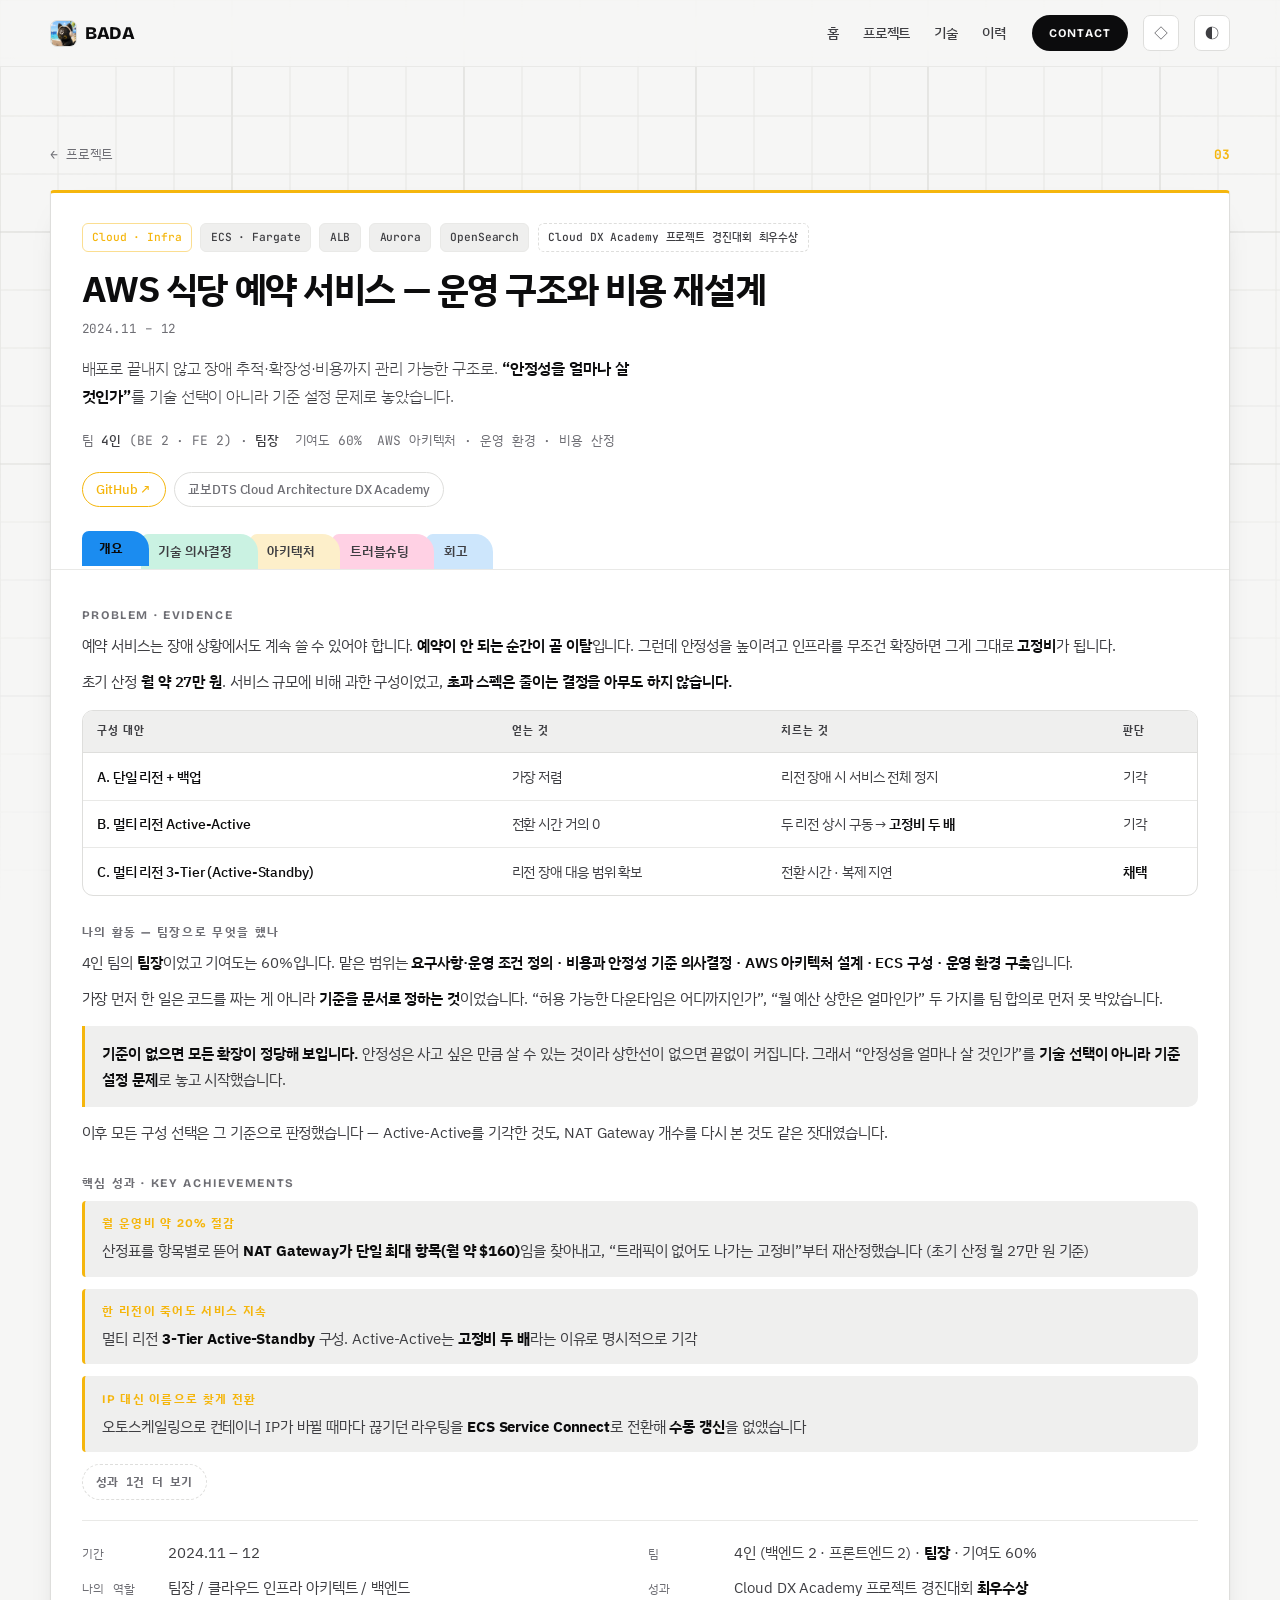
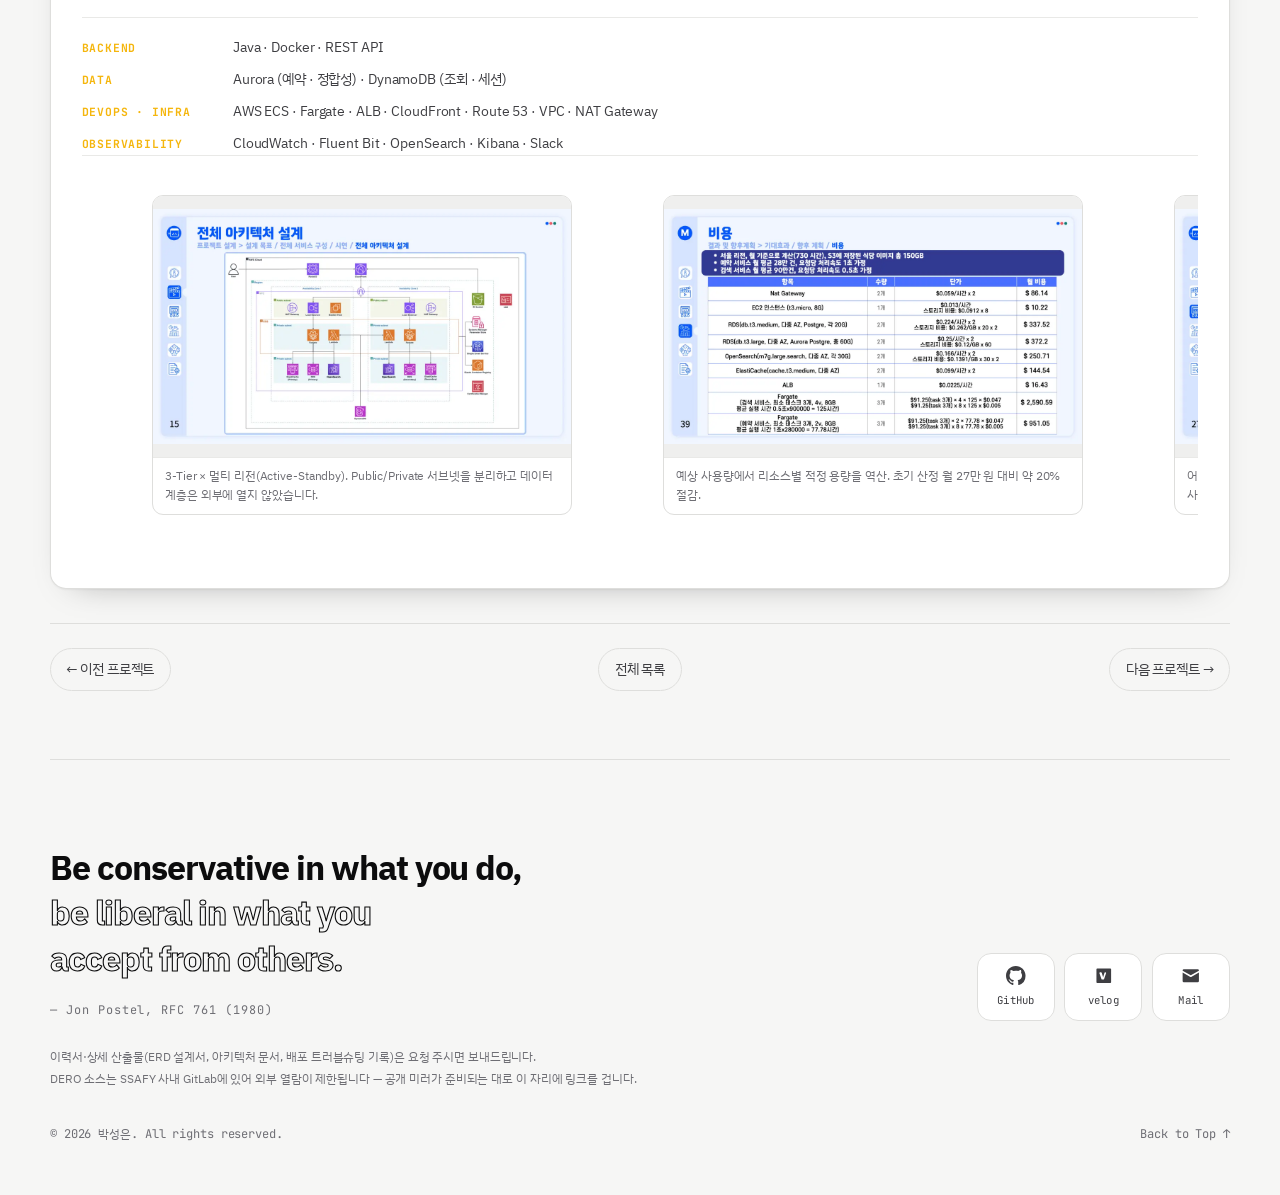
<file: projects/aws.html>
<!doctype html>
<html lang="ko">
<head>
<meta charset="utf-8">
<meta name="viewport" content="width=device-width, initial-scale=1, viewport-fit=cover">
<title>AWS 식당 예약 서비스 · 박성은</title>
<meta name="description" content="멀티 리전 3-Tier 설계와 운영비 20% 절감.">
<link rel="icon" href="/assets/avatar.webp">
<link rel="preconnect" href="https://fonts.googleapis.com">
<link rel="preconnect" href="https://fonts.gstatic.com" crossorigin>
<link rel="stylesheet" href="https://fonts.googleapis.com/css2?family=Bricolage+Grotesque:opsz,wght@12..96,500;12..96,700;12..96,800&family=IBM+Plex+Sans+KR:wght@300;400;500;600;700&family=JetBrains+Mono:wght@400;500;700&display=swap">
<link rel="stylesheet" href="/styles.css">
</head>
<body>
<canvas id="bg-grid" aria-hidden="true"></canvas>

<nav class="nav">
  <div class="nav-in">
    <a class="brand" href="/"><img class="brand-av" src="/assets/avatar.webp" alt="" width="26" height="26">BADA</a>
    <div class="nav-links">
      <a href="/">홈</a>
      <a href="/projects" aria-current="page">프로젝트</a>
      <a href="/skills">기술</a>
      <a href="/about">이력</a>
    </div>
    <a class="nav-cta" href="mailto:pppp000310@gmail.com">Contact</a>
    <button class="tt" id="pl" type="button" aria-label="차분한 보기 전환" title="차분한 보기 — 모션과 장식을 끕니다">◇</button>
    <button class="tt" id="tt" type="button" aria-label="라이트/다크 테마 전환">◐</button>
  </div>
</nav>

<section class="wrap sec" id="top" style="--fc:var(--c-yellow)">
  <nav class="crumb" aria-label="현재 위치">
    <a href="/projects">← 프로젝트</a><span class="no">03</span>
  </nav>
  <div class="panel" style="--fc:var(--c-yellow)"  id="p-aws" >
    <div class="panel-hd">
      <div class="case-row">
        <span class="tag on">Cloud · Infra</span>
        <span class="tag">ECS · Fargate</span><span class="tag">ALB</span><span class="tag">Aurora</span><span class="tag">OpenSearch</span>
        <span class="tag award">Cloud DX Academy 프로젝트 경진대회 최우수상</span>
      </div>
      <h1>AWS 식당 예약 서비스 — 운영 구조와 비용 재설계</h1>
      <div class="when">2024.11 – 12</div>
      <p class="sub">배포로 끝내지 않고 장애 추적·확장성·비용까지 관리 가능한 구조로.
         <strong>&ldquo;안정성을 얼마나 살 것인가&rdquo;</strong>를 기술 선택이 아니라 기준 설정 문제로 놓았습니다.</p>
      <div class="facts"><span>팀 <b>4인</b> (BE 2 · FE 2) · <b>팀장</b></span><span>기여도 60%</span><span>AWS 아키텍처 · 운영 환경 · 비용 산정</span></div>
      <div class="links">
        <a class="chiplink" href="https://github.com/bada0310/Kyobo-CDA1-9900" target="_blank" rel="noopener">GitHub ↗</a>
        <span class="chiplink off">교보DTS Cloud Architecture DX Academy</span>
      </div>
    </div>
    <div class="deep-body">
    <div class="block" data-sec="overview">
          <h4>Problem · Evidence</h4>
          <p>예약 서비스는 장애 상황에서도 계속 쓸 수 있어야 합니다. <strong>예약이 안 되는 순간이 곧 이탈</strong>입니다. 그런데 안정성을 높이려고 인프라를 무조건 확장하면 그게 그대로 <strong>고정비</strong>가 됩니다.</p>
          <p>초기 산정 <strong>월 약 27만 원</strong>. 서비스 규모에 비해 과한 구성이었고, <strong>초과 스펙은 줄이는 결정을 아무도 하지 않습니다.</strong></p>
          <div class="tbl-scroll" style="margin-top:.85rem">
            <table>
              <thead><tr><th>구성 대안</th><th>얻는 것</th><th>치르는 것</th><th>판단</th></tr></thead>
              <tbody>
                <tr><td>A. 단일 리전 + 백업</td><td>가장 저렴</td><td>리전 장애 시 서비스 전체 정지</td><td class="kill">기각</td></tr>
                <tr><td>B. 멀티 리전 Active-Active</td><td>전환 시간 거의 0</td><td>두 리전 상시 구동 → <strong>고정비 두 배</strong></td><td class="kill">기각</td></tr>
                <tr><td>C. 멀티 리전 3-Tier (Active-Standby)</td><td>리전 장애 대응 범위 확보</td><td>전환 시간 · 복제 지연</td><td><strong>채택</strong></td></tr>
              </tbody>
            </table>
          </div>
        </div>
              <div class="block" data-sec="overview">
        <h4>나의 활동 — 팀장으로 무엇을 했나</h4>
        <p>4인 팀의 <strong>팀장</strong>이었고 기여도는 60%입니다. 맡은 범위는 <strong>요구사항·운영 조건 정의 · 비용과 안정성 기준 의사결정 · AWS 아키텍처 설계 · ECS 구성 · 운영 환경 구축</strong>입니다.</p>
        <p>가장 먼저 한 일은 코드를 짜는 게 아니라 <strong>기준을 문서로 정하는 것</strong>이었습니다.
           &ldquo;허용 가능한 다운타임은 어디까지인가&rdquo;, &ldquo;월 예산 상한은 얼마인가&rdquo; 두 가지를 팀 합의로 먼저 못 박았습니다.</p>
        <div class="callout" style="margin-top:.8rem">
          <b>기준이 없으면 모든 확장이 정당해 보입니다.</b> 안정성은 사고 싶은 만큼 살 수 있는 것이라 상한선이 없으면 끝없이 커집니다.
          그래서 &ldquo;안정성을 얼마나 살 것인가&rdquo;를 <b>기술 선택이 아니라 기준 설정 문제</b>로 놓고 시작했습니다.
        </div>
        <p style="margin-top:.8rem">이후 모든 구성 선택은 그 기준으로 판정했습니다 — Active-Active를 기각한 것도,
           NAT Gateway 개수를 다시 본 것도 같은 잣대였습니다.</p>
      </div>

      <div class="block" data-sec="arch">
        <h4>예약 요청 처리 흐름</h4>
        <figure class="dgm">
          <svg viewBox="0 0 720 340" role="img" aria-label="예약 요청 시퀀스 다이어그램. 클라이언트가 ALB를 거쳐 ECS 태스크에 닿고, ECS는 Aurora에서 좌석 정합성을 확인한 뒤 DynamoDB의 조회 데이터를 갱신하고 응답한다. 모든 로그는 Fluent Bit 사이드카를 통해 OpenSearch로 흐른다.">
            <defs><marker id="sq1" viewBox="0 0 12 12" refX="9.6" refY="6" markerWidth="13" markerHeight="13" markerUnits="userSpaceOnUse" orient="auto"><path d="M3.2 2.4 L9.4 6 L3.2 9.6" fill="none" stroke="var(--fc)" stroke-width="2" stroke-linecap="round" stroke-linejoin="round"/></marker></defs>

            <g>
              <rect class="nd-a" x="6"   y="8" width="120" height="34" rx="7"/><text class="t1" x="20"  y="30">Client</text>
              <rect class="nd"   x="152" y="8" width="120" height="34" rx="7"/><text class="t1" x="166" y="30">ALB :443</text>
              <rect class="nd"   x="298" y="8" width="120" height="34" rx="7"/><text class="t1" x="312" y="30">ECS Task</text>
              <rect class="nd"   x="444" y="8" width="120" height="34" rx="7"/><text class="t1" x="458" y="30">Aurora</text>
              <rect class="nd"   x="590" y="8" width="124" height="34" rx="7"/><text class="t1" x="604" y="30">DynamoDB</text>
            </g>
            <g class="ln" stroke-dasharray="3 4">
              <path d="M66 46 V300"/><path d="M212 46 V300"/><path d="M358 46 V300"/><path d="M504 46 V300"/><path d="M652 46 V300"/>
            </g>

            <g class="fl" marker-end="url(#sq1)">
              <path d="M66 72 H206"/>
              <path d="M212 108 H352"/>
              <path d="M358 144 H498"/>
            </g>
            <g class="fl-d" marker-end="url(#sq1)"><path d="M504 180 H364"/></g>
            <g class="fl" marker-end="url(#sq1)"><path d="M358 216 H646"/></g>
            <g class="fl-d" marker-end="url(#sq1)"><path d="M652 252 H364"/><path d="M358 288 H72"/></g>

            <text class="t2" x="74"  y="66">① 예약 요청 (좌석 · 시간)</text>
            <text class="t2" x="220" y="102">② Private 서브넷으로 전달</text>
            <text class="t2" x="366" y="138">③ 좌석 잠금 · 중복 예약 확인 <tspan class="t3">트랜잭션</tspan></text>
            <text class="t2" x="372" y="174">④ 확정 또는 거절</text>
            <text class="t2" x="366" y="210">⑤ 조회용 데이터 · 세션 갱신 <tspan class="t3">속도</tspan></text>
            <text class="t2" x="372" y="246">⑥ ack</text>
            <text class="t2" x="80"  y="282">⑦ 예약 완료 응답</text>

            <rect class="nd-g" x="298" y="306" width="416" height="28" rx="7"/>
            <text class="t4" x="312" y="325">모든 단계의 로그 → Fluent Bit 사이드카 → OpenSearch → Kibana · Slack</text>
            <path class="fl-d" marker-end="url(#sq1)" d="M358 300 V310"/>
          </svg>
          <figcaption><b>정합성은 Aurora, 속도는 DynamoDB.</b> ③이 트랜잭션으로 막히는 구간이고 ⑤는 막히면 안 되는 구간이라,
            두 요구가 <b>같은 요청 안에서 서로 다른 경로</b>를 타게 나눴습니다.</figcaption>
        </figure>
      </div>

<div class="block" data-sec="overview">
        <h4>핵심 성과 · Key Achievements</h4>
        <ul class="kpi">
<li data-axis="infra pm"><b>월 운영비 약 20% 절감</b> 산정표를 항목별로 뜯어 <strong>NAT Gateway가 단일 최대 항목(월 약 $160)</strong>임을 찾아내고, “트래픽이 없어도 나가는 고정비”부터 재산정했습니다 (초기 산정 월 27만 원 기준)</li>
<li data-axis="infra"><b>한 리전이 죽어도 서비스 지속</b> 멀티 리전 <strong>3-Tier Active-Standby</strong> 구성. Active-Active는 <strong>고정비 두 배</strong>라는 이유로 명시적으로 기각</li>
<li data-axis="infra"><b>IP 대신 이름으로 찾게 전환</b> 오토스케일링으로 컨테이너 IP가 바뀔 때마다 끊기던 라우팅을 <strong>ECS Service Connect</strong>로 전환해 <strong>수동 갱신</strong>을 없앴습니다</li>
</ul>
        <details class="kpi-more">
          <summary>성과 1건 더 보기</summary>
          <ul class="kpi">
<li data-axis="infra"><b>분산 로그 중앙화</b> <strong>Fluent Bit 사이드카 → OpenSearch → Kibana + Slack 알림</strong>으로
              &ldquo;어느 컨테이너에서 터졌는지 모르는&rdquo; 상태를 해소, 디버깅 시간 단축</li>
          </ul>
        </details>
        <div class="meta2">
          <div><span class="meta2-k">기간</span>2024.11 – 12</div>
          <div><span class="meta2-k">팀</span>4인 (백엔드 2 · 프론트엔드 2) · <b>팀장</b> · 기여도 60%</div>
          <div><span class="meta2-k">나의 역할</span>팀장 / 클라우드 인프라 아키텍트 / 백엔드</div>
          <div><span class="meta2-k">성과</span>Cloud DX Academy 프로젝트 경진대회 <b>최우수상</b></div>
        </div>
        <div class="stack2">
          <div><span class="stack2-k">Backend</span>Java · Docker · REST API</div>
          <div><span class="stack2-k">Data</span>Aurora (예약 · 정합성) · DynamoDB (조회 · 세션)</div>
          <div><span class="stack2-k">DevOps · Infra</span>AWS ECS · Fargate · ALB · CloudFront · Route 53 · VPC · NAT Gateway</div>
          <div><span class="stack2-k">Observability</span>CloudWatch · Fluent Bit · OpenSearch · Kibana · Slack</div>
        </div>
      </div>
        <div class="block" data-sec="arch">
          <h4>Architecture · Tech Stack</h4>
          <p class="dgm-lead">인프라를 두 번 세웠습니다 &mdash; <strong>단일 리전으로 먼저 만들고, 거기서 멀티 리전까지 확장</strong>했습니다.</p>
          <figure class="dgm pic">
            <img src="/assets/aws-infra-arch.webp" alt="AWS 서비스 수준 인프라 구성도. 사용자가 Route 53과 CloudFront를 거쳐 VPC 안 두 개의 가용영역으로 들어가고, 각 가용영역의 Public 서브넷에 Load Balancer와 NAT Gateway, Private 서브넷에 ECS Fargate와 Lambda, 그 아래 Private 서브넷에 RDS·ElastiCache·OpenSearch가 Primary와 Secondary로 나뉘어 배치된다. 밖에는 S3, IAM, Parameter Store, SES, ECR, Certificate Manager, DynamoDB가 붙는다." loading="lazy" decoding="async">
            <figcaption><b>서비스 수준 구성도</b> — 외부에 열리는 것은 Load Balancer까지. 앱과 데이터 계층은 Private 서브넷 안에 두고,
              데이터 계층은 가용영역 2개에 Primary·Secondary로 나눠 한 가용영역이 죽어도 읽기가 살아있게 했습니다. CDA 최종 발표자료 p15.</figcaption>
          </figure>
          <figure class="dgm pic">
            <img src="/assets/aws-arch-single.webp" alt="AWS 단일 리전 구성도. 사용자가 HTTPS 443으로 CloudFront를 거쳐 ECS 클러스터의 회원 · 검색 · 예약 세 서비스에 닿고, 각 서비스는 RDS PostgreSQL과 외부 연동을 쓴다. 컨테이너 stdout은 Fluent Bit → OpenSearch → Kibana 로그 파이프라인으로 빠진다." loading="lazy" decoding="async">
            <figcaption><b>1차 · 단일 리전</b> — 열려야 하는 것(CloudFront · ALB)과 열리면 안 되는 것(DB · 앱)을 서브넷으로 물리 분리. 감수한 것은 NAT 게이트웨이 비용. 컨테이너는 재시작되므로 로그를 stdout으로 밖으로 뺐다.</figcaption>
          </figure>
          <figure class="dgm pic tall">
            <img src="/assets/aws-arch-multi.webp" alt="AWS 멀티 리전 구성도. Region A는 Primary로 ECS 클러스터와 쓰기 전용 RDS를 두고, Region B는 Secondary로 동일 구성에 읽기 복제본을 둔다. 두 리전은 비동기 복제로 연결된다." loading="lazy" decoding="async">
            <figcaption><b>2차 · 멀티 리전</b> — 쓰기는 Primary 한 곳으로만 받고 Secondary는 읽기 전용으로 고정했다. 감수한 것 — Primary가 죽으면 쓰기가 멈춘다. 자동 전환 대신 수동 승인을 택한 것도 오탐의 비용이 더 컸기 때문.</figcaption>
          </figure>
          <p class="dgm-lead">보안 경계를 구조로 고정했습니다.</p>
          <figure class="dgm">
            <svg viewBox="0 0 720 312" role="img" aria-label="AWS 멀티 리전 3-Tier 구성도: 클라이언트가 CloudFront와 Route 53을 거쳐 Active 리전의 ALB로 들어가고, ALB는 Public 서브넷에, ECS와 데이터 계층은 Private 서브넷에 있다. Standby 리전으로는 비동기 복제가 걸려 있고 장애 시 Route 53이 전환한다.">
              <defs><marker id="aa1" viewBox="0 0 12 12" refX="9.6" refY="6" markerWidth="13" markerHeight="13" markerUnits="userSpaceOnUse" orient="auto"><path d="M3.2 2.4 L9.4 6 L3.2 9.6" fill="none" stroke="var(--fc)" stroke-width="2" stroke-linecap="round" stroke-linejoin="round"/></marker></defs>
              <rect class="nd" x="8" y="14" width="86" height="40" rx="8"/><text class="t1" x="20" y="39">Client</text>
              <rect class="nd" x="118" y="14" width="126" height="40" rx="8"/><text class="t1" x="130" y="33">CloudFront</text><text class="t2" x="130" y="48">S3 정적 자산</text>
              <rect class="nd-a" x="268" y="14" width="150" height="40" rx="8"/><text class="t1" x="280" y="33">Route 53</text><text class="t3" x="280" y="48">리전 라우팅 · 헬스체크</text>
              <g class="fl" marker-end="url(#aa1)"><path d="M96 34 H112"/><path d="M246 34 H262"/></g>

              <rect class="nd-g" x="8" y="76" width="340" height="176" rx="12"/>
              <text class="t3" x="22" y="96">Region A · Active</text>
              <text class="t2" x="230" y="96">Public subnet</text>
              <rect class="nd-a" x="22" y="104" width="312" height="38" rx="7"/><text class="t4" x="36" y="128">ALB — HTTPS 443  ·  외부에 열리는 마지막 지점</text>
              <text class="t2" x="230" y="160">Private subnet</text>
              <rect class="nd" x="22" y="166" width="312" height="36" rx="7"/><text class="t4" x="36" y="189">ECS (Fargate) — Docker 태스크</text>
              <rect class="nd" x="22" y="208" width="150" height="36" rx="7"/><text class="t4" x="36" y="231">Aurora · 예약</text>
              <rect class="nd" x="184" y="208" width="150" height="36" rx="7"/><text class="t4" x="198" y="231">DynamoDB · 조회</text>

              <rect class="nd-g" x="372" y="76" width="340" height="176" rx="12"/>
              <text class="t2" x="386" y="96">Region B · Standby</text>
              <rect class="nd" x="386" y="104" width="312" height="38" rx="7"/><text class="t4" x="400" y="128">ALB</text>
              <rect class="nd" x="386" y="166" width="312" height="36" rx="7"/><text class="t4" x="400" y="189">ECS (Fargate)</text>
              <rect class="nd" x="386" y="208" width="150" height="36" rx="7"/><text class="t4" x="400" y="231">Aurora</text>
              <rect class="nd" x="548" y="208" width="150" height="36" rx="7"/><text class="t4" x="562" y="231">DynamoDB</text>

              <g class="fl" marker-end="url(#aa1)"><path d="M300 58 V98"/><path d="M178 142 V160"/><path d="M178 202 V202"/></g>
              <path class="fl-d" marker-end="url(#aa1)" d="M400 58 C540 58 542 78 542 98"/>
              <text class="t3" x="410" y="70">장애 감지 시 전환</text>
              <path class="fl-d" marker-end="url(#aa1)" d="M336 226 H380"/>
              <text class="t2" x="330" y="262">비동기 복제 — 평상시 응답 속도를 희생하지 않는 쪽을 택했다</text>

              <rect class="nd-g" x="8" y="272" width="704" height="34" rx="9"/>
              <text class="t4" x="24" y="294">관측   ECS Task → Fluent Bit 사이드카 → OpenSearch → 대시보드 · 알림      ·      CloudWatch 메트릭 · 알람</text>
            </svg>
            <figcaption>외부에 열리는 건 ALB까지입니다. 데이터 계층은 Private 서브넷에 두고 보안그룹으로 계층별 출입을 제한했습니다 — 열어두고 조이는 게 아니라 닫고 필요한 경로만 엽니다.</figcaption>
          </figure>
          <div class="callout sec-note" style="margin-top:.85rem">
            <b>보안 경계를 구조로 고정했습니다.</b> 외부에 열리는 건 ALB까지입니다. 데이터 계층은 Private 서브넷에 두고 보안그룹으로 출입을 계층별로 제한했습니다.
            &ldquo;열어두고 나중에 조인다&rdquo;가 아니라 <b>처음부터 닫고 필요한 경로만 연다</b>는 순서로 갔습니다.
          </div>
        </div>
              <div class="shots" data-sec="overview">
      <figure class="shot"><img src="/assets/aws-architecture.webp" alt="AWS 멀티 리전 3-Tier 아키텍처 설계도" loading="lazy"><figcaption>3-Tier × 멀티 리전(Active-Standby). Public/Private 서브넷을 분리하고 데이터 계층은 외부에 열지 않았습니다.</figcaption></figure>
      <figure class="shot"><img src="/assets/aws-cost.webp" alt="리소스별 월 비용 산정표" loading="lazy"><figcaption>예상 사용량에서 리소스별 적정 용량을 역산. 초기 산정 월 27만 원 대비 약 20% 절감.</figcaption></figure>
      <figure class="shot"><img src="/assets/aws-logging.webp" alt="Fluent Bit 사이드카에서 OpenSearch로 이어지는 로그 수집 구조도" loading="lazy"><figcaption>어느 컨테이너에서 터졌는지 모른다는 상태 자체가 장애였습니다. Fluent Bit 사이드카 → OpenSearch.</figcaption></figure>
    </div>
<div class="block" data-sec="decision">
          <h4>Technical Decision</h4>
          <div class="tbl-scroll">
            <table>
              <thead><tr><th>결정한 것</th><th>고른 것</th><th>기각한 것</th><th>사유 · 감수한 것</th></tr></thead>
              <tbody>
                <tr><td>장애 대응 범위</td><td><strong>멀티 리전 3-Tier</strong> (Active-Standby)</td><td class="kill">① 단일 리전 + 백업<br>② Active-Active</td><td>①은 리전 장애 = 전체 정지. ②는 고정비 두 배로 27만 원 기준에서 불가. <em>감수</em>: 전환 시간.</td></tr>
                <tr><td>리전 간 데이터</td><td><strong>비동기 복제</strong></td><td class="kill">실시간 동기 복제</td><td>동기 복제는 쓰기 지연이 두 리전 왕복에 묶입니다. <strong>평상시 응답 속도를 희생하면서 장애 대비를 사는 건 순서가 틀렸다</strong>고 봤습니다. <em>감수</em>: 복제 지연 구간의 정합성.</td></tr>
                <tr><td>규모 산정 방식</td><td><strong>예상 사용량에서 리소스별 용량 역산</strong></td><td class="kill">여유 있게 잡고 나중에 축소</td><td>초과 스펙은 줄이는 결정을 아무도 하지 않습니다. <strong>결과: 약 20% 절감</strong> (초기 산정 27만 원 대비).</td></tr>
                <tr><td>실행 환경</td><td><strong>ECS + Docker</strong></td><td class="kill">EC2 직접 관리 / EKS</td><td>서버 관리 인력이 없습니다. 실행 환경 표준화가 먼저입니다. <em>감수</em>: 세밀한 튜닝 여지가 줄어듭니다.</td></tr>
              </tbody>
            </table>
          </div>
          <p style="margin-top:.7rem;font-size:.85rem;color:var(--muted)">트래픽이 예측 불가였다면 규모 산정을 고정 용량이 아니라 오토스케일링 기반으로 갔을 것입니다.</p>
        </div>
              <div class="block" data-sec="decision">
        <h4>Infra 의사결정 — 왜 이 구성인가</h4>

        <div class="dec">
          <div class="dec-q">Q. 비용을 어디서 줄였나 — &ldquo;20% 절감&rdquo;의 실체</div>
          <p>산정표를 다시 열어보면 비용 구조가 한쪽으로 심하게 쏠려 있었습니다. <strong>NAT Gateway가 단일 최대 항목</strong>입니다.</p>
          <div class="tbl-scroll" style="margin-top:.8rem">
            <table>
              <thead><tr><th>항목</th><th>월 비용(산정표 기준)</th><th>비중</th></tr></thead>
              <tbody>
                <tr><td><strong>NAT Gateway 계열</strong> (버지니아 $120 + 서울 $40)</td><td><strong>약 $160</strong></td><td><strong>가장 큼</strong></td></tr>
                <tr><td>ALB</td><td>약 $48</td><td></td></tr>
                <tr><td>EC2 (버지니아 $28 + 서울 $19)</td><td>약 $47</td><td></td></tr>
                <tr><td>CloudFront · VPC Peering 등</td><td>소액</td><td></td></tr>
              </tbody>
            </table>
          </div>
          <p style="margin-top:.8rem">처음 구성이 <strong>리전당 NAT Gateway 2개</strong>였습니다. AZ 이중화를 위해 관행대로 둘씩 둔 것인데,
             NAT는 <strong>시간당 요금 + 데이터 처리 요금</strong>이 둘 다 붙어서 트래픽이 거의 없는 단계에서도 고정비가 그대로 나갑니다.</p>
          <p><strong>&ldquo;안 쓰는데도 나가는 돈&rdquo;부터 잘라야 한다</strong>는 기준을 세우고, 여기와 과대 산정된 인스턴스 스펙을 다시 계산했습니다.
             이게 <strong>약 20% 절감</strong>의 실제 내용입니다.</p>
          <p class="dec-win"><b>성과</b>예상 월 운영비 <strong>약 20% 절감</strong> — 27만 원 산정 기준. 줄인 몫의 대부분이 NAT Gateway에서 나왔습니다.</p><p class="dec-cost"><b>감수한 것</b> Standby 리전의 AZ 이중화 수준이 낮아집니다. Active 리전이 통째로 죽는 시나리오는 커버하지만,
             Standby 안에서 AZ 하나가 죽는 경우까지는 감당 범위를 줄였습니다. <b>돈을 내고 사는 안정성에는 우선순위가 있다</b>고 봤습니다.</p>
        </div>

        <div class="dec">
          <div class="dec-q">Q. 왜 ECS + Fargate인가 — EC2 직접 관리와 EKS를 두고</div>
          <p>MSA로 쪼갠 서비스를 각각 배포해야 했습니다. 선택 기준은 단 하나, <strong>&ldquo;운영할 사람이 없다&rdquo;</strong> 였습니다.</p>
          <div class="tbl-scroll" style="margin-top:.8rem">
            <table>
              <thead><tr><th>선택지</th><th>얻는 것</th><th>치르는 것</th><th>판정</th></tr></thead>
              <tbody>
                <tr><td>EC2에 직접 배포</td><td>가장 저렴하고 통제력이 큼</td><td>OS 패치 · 스케일 · 헬스체크를 전부 우리가. 4인 팀에 전담 인력 없음</td><td class="kill">기각</td></tr>
                <tr><td>EKS (Kubernetes)</td><td>표준 오케스트레이션, 이식성</td><td>컨트롤 플레인 고정비 + <strong>학습·운영 비용</strong>. 프로젝트 기간을 넘김</td><td class="kill">기각</td></tr>
                <tr><td><strong>ECS + Fargate</strong></td><td>서버 자체를 관리 대상에서 제거. 태스크 정의만 쓰면 됨</td><td>세밀한 튜닝 여지가 줄고 AWS 락인이 깊어짐</td><td><strong>채택</strong></td></tr>
              </tbody>
            </table>
          </div>
          <p class="dec-win"><b>성과</b>서버 인스턴스를 <strong>관리 대상에서 제거</strong>. 4인 팀에 인프라 전담 없이도 배포가 돌아갔습니다.</p><p class="dec-cost"><b>감수한 것</b> AWS 종속입니다. 다른 클라우드로 옮기려면 태스크 정의부터 다시 씁니다.
             기간과 인력이 제약인 프로젝트에서 <b>이식성은 지금 사지 않아도 되는 보험</b>이라고 판단했습니다.</p>
        </div>

        <div class="dec">
          <div class="dec-q">Q. 컨테이너 IP가 계속 바뀌는 문제 — 왜 Service Connect인가</div>
          <p>오토스케일링으로 태스크가 재생성될 때마다 IP가 바뀌었고, API Gateway가 뒷단으로 라우팅할 때마다 <strong>네트워크 설정을 수동으로 갱신</strong>해야 했습니다.</p>
          <div class="tbl-scroll" style="margin-top:.8rem">
            <table>
              <thead><tr><th>선택지</th><th>얻는 것</th><th>치르는 것</th><th>판정</th></tr></thead>
              <tbody>
                <tr><td>IP를 고정한다</td><td>당장 문제가 사라짐</td><td><strong>오토스케일링을 포기</strong>하는 것과 같음. 원인이 아니라 증상을 막는 것</td><td class="kill">기각</td></tr>
                <tr><td>서비스마다 내부 ALB</td><td>주소가 안정적</td><td>서비스 수만큼 로드밸런서 비용. NAT에 이어 또 고정비</td><td class="kill">기각</td></tr>
                <tr><td><strong>ECS Service Connect</strong></td><td>프록시 기반 DNS 서비스 디스커버리 — <strong>IP가 아니라 이름으로</strong> 찾음. 스케일아웃 시 로드밸런싱 자동</td><td>ECS 생태계에 더 묶임. 프록시 사이드카가 태스크마다 붙음</td><td><strong>채택</strong></td></tr>
              </tbody>
            </table>
          </div>
          <p class="dec-win"><b>성과</b>오토스케일링 중 <strong>수동 네트워크 갱신 0회</strong>. 스케일아웃 시 로드밸런싱도 자동으로 따라왔습니다.</p><p class="dec-cost"><b>여기서 배운 것</b> IP를 고정하려던 첫 시도가 방향 자체가 틀렸습니다.
             <b>&ldquo;주소가 변한다&rdquo;를 막을 문제로 보지 않고 전제로 받아들이자</b> 해법이 바뀌었습니다.</p>
        </div>

        <div class="dec">
          <div class="dec-q">Q. Aurora와 DynamoDB를 왜 같이 쓰나 — 하나로 통일하지 않고          <div class="tbl-scroll" style="margin-top:.8rem">
            <table>
              <thead><tr><th>선택지</th><th>얻는 것</th><th>치르는 것</th><th>판정</th></tr></thead>
              <tbody>
                <tr><td>Aurora 하나로 통일</td><td>정합성을 DB가 보장. 저장소 한 벌</td><td><strong>조회 트래픽이 예약 트랜잭션을 밀어냄</strong></td><td class="kill">기각</td></tr>
                <tr><td>DynamoDB 하나로 통일</td><td>초당 요청이 몰려도 견딤. 저장소 한 벌</td><td>예약의 <strong>정합성을 애플리케이션이 직접 책임</strong>져야 함</td><td class="kill">기각</td></tr>
                <tr><td><strong>Aurora + DynamoDB 병행</strong></td><td>예약의 정합성과 조회의 속도를 <strong>같은 요청 안에서 서로 다른 경로</strong>로 처리</td><td>백업 · 모니터링 · 스키마 변경이 두 벌</td><td><strong>채택</strong></td></tr>
              </tbody>
            </table>
          </div>
</div>
          <p>데이터의 성격이 달랐습니다. <strong>예약</strong>은 중복 예약이 생기면 안 되는 <strong>정합성</strong> 문제이고,
             <strong>조회 · 세션</strong>은 초당 요청이 몰리는 <strong>속도</strong> 문제입니다.</p>
          <p>하나로 통일하면 둘 중 하나는 잘못된 도구를 씁니다. Aurora만 쓰면 조회 트래픽이 예약 트랜잭션을 밀어내고,
             DynamoDB만 쓰면 <strong>예약의 정합성을 애플리케이션이 직접 책임져야</strong> 합니다.</p>
          <p class="dec-win"><b>성과</b>예약의 정합성과 조회의 속도를 <strong>같은 요청 안에서 서로 다른 경로</strong>로 처리.</p><p class="dec-cost"><b>감수한 것</b> 저장소가 둘이라 백업 · 모니터링 · 스키마 변경이 두 벌입니다.
             DERO에서는 반대로 하나로 합쳤습니다 — 기준은 &lsquo;데이터의 종류&rsquo;가 아니라 <b>&lsquo;같이 조회되는가&rsquo;</b>였습니다.</p>
        </div>

        <div class="dec">
          <div class="dec-q">Q. 로그를 왜 Fluent Bit 사이드카로 모았나</div>
          <p>MSA로 나누고 나니 <strong>오류는 났는데 어느 컨테이너에서 났는지 알 수 없는</strong> 상태가 됐습니다.
             컨테이너별로 로그가 흩어져 시간순 재구성이 불가능했습니다.</p>
          <div class="tbl-scroll" style="margin-top:.8rem">
            <table>
              <thead><tr><th>선택지</th><th>얻는 것</th><th>치르는 것</th><th>판정</th></tr></thead>
              <tbody>
                <tr><td>애플리케이션에서 직접 전송</td><td>추가 컨테이너 없음</td><td>서비스마다 로깅 코드를 심어야 함. 언어·프레임워크가 다르면 제각각</td><td class="kill">기각</td></tr>
                <tr><td>CloudWatch Logs만</td><td>설정이 가장 쉬움</td><td>검색·집계가 약해 <strong>시간순 교차 추적</strong>이 어려움</td><td class="kill">부족</td></tr>
                <tr><td><strong>Fluent Bit 사이드카 → OpenSearch</strong></td><td>앱 코드를 건드리지 않고 수집. Kibana에서 교차 검색. <strong>에러 발생 시 Slack 알림</strong></td><td>태스크마다 사이드카가 붙어 리소스를 나눠 씀</td><td><strong>채택</strong></td></tr>
              </tbody>
            </table>
          </div>
          <p class="dec-win"><b>성과</b>&ldquo;어느 컨테이너에서 터졌는지 모르는&rdquo; 상태 해소. 에러 발생 시 <strong>Slack 즉시 알림</strong>.</p><p class="dec-cost"><b>가장 아쉬운 점</b> 이걸 <b>설계 단계가 아니라 문제를 겪은 뒤에</b> 붙였습니다.
             컨테이너를 2개 이상 띄우기로 결정한 그 순간에 로그 경로를 같은 그림에 그렸어야 했습니다.</p>
        </div>
      </div>

<div class="block" data-sec="trouble">
          <h4>Troubleshooting — 뒷단으로 가는 요청이 간헐적으로 실패했다</h4>
          <div class="ts">
            <div class="ts-row"><div class="ts-k">증상</div><div class="ts-v">게이트웨이에서 뒷단으로 가는 요청이 간헐적으로 실패했습니다.</div></div>
            <div class="ts-row wrong"><div class="ts-k">처음 가설</div><div class="ts-v">백엔드가 죽었다고 봤습니다. <b>틀렸습니다</b> — 태스크는 살아 있었고 주소만 바뀌어 있었습니다.</div></div>
            <div class="ts-row"><div class="ts-k">실제 원인</div><div class="ts-v">오토스케일링으로 컨테이너가 재생성될 때마다 <strong>IP가 변경</strong>됐습니다.</div></div>
            <div class="ts-row"><div class="ts-k">해결</div><div class="ts-v"><strong>ECS Service Connect</strong>(프록시 기반 DNS 서비스 디스커버리) — IP를 고정하는 방향이 아니라 <strong>이름으로 찾는 방향</strong>으로 바꿨습니다.</div></div>
          </div>
          <h4 style="margin-top:1.3rem">Troubleshooting — 오류는 났는데 어디서 났는지 알 수 없었다</h4>
          <div class="ts">
            <div class="ts-row"><div class="ts-k">증상</div><div class="ts-v">오류는 났는데 <strong>어느 컨테이너에서 났는지</strong> 알 수 없었습니다.</div></div>
            <div class="ts-row"><div class="ts-k">실제 원인</div><div class="ts-v">컨테이너별로 로그가 흩어져 있어 시간순 재구성이 불가능했습니다.</div></div>
            <div class="ts-row"><div class="ts-k">해결</div><div class="ts-v">Fluent Bit 사이드카 → OpenSearch → 대시보드 · 알림.</div></div>
          </div>
        </div>
        <div class="block" data-sec="retro">
          <h4>Result · Retrospective</h4>
          <p>예상 월 운영 비용 <strong>약 20% 절감</strong>(초기 산정 27만 원 기준) · 단일 리전 장애 시 서비스 지속 · <strong>프로젝트 경진대회 최우수상</strong>.</p>
          <div class="retro" style="margin-top:.85rem">
            <div><span>잘한 점</span><p>구성을 정하기 전에 <strong>비용과 안정성의 기준을 팀 합의로 먼저 정한 것.</strong> 이후 모든 선택이 그 기준으로 판정됐습니다.</p></div>
            <div><span>배운 점</span><p>관측은 기능이 아니라 <strong>전제</strong>입니다. 분산 환경에서 &ldquo;어디서 터졌는지 모른다&rdquo;는 상태 자체가 장애입니다.</p></div>
            <div><span>아쉬운 점</span><p>용량을 <strong>실제 부하로 재보지 않고</strong> 예상 사용량만으로 산정했습니다.</p></div>
            <div><span>다음에는</span><p>컨테이너를 2개 이상 띄우기로 결정한 <strong>그 시점에 로그 경로를 같은 그림에</strong> 그립니다. 인프라 구성 전에 허용 다운타임과 월 예산 상한을 숫자로 먼저 합의합니다.</p></div>
          </div>
        </div>
      </div>
  </div>
  <nav class="pager">
    <a href="/projects/dero">← 이전 프로젝트</a>
    <a href="/projects">전체 목록</a>
    <a href="/projects/vimp">다음 프로젝트 →</a>
  </nav>
</section>

<!-- ══════════  FOOT  ══════════ -->
<footer class="wrap foot" id="contact">
  <div class="foot-grid">
    <div>
      <h2 class="foot-quote">Be conservative in what you do,<em>be liberal in what you accept from others.</em></h2>
        <p class="foot-law">&mdash; Jon Postel, RFC 761 (1980)</p>
    </div>
    <div class="socials">
      <a href="https://github.com/bada0310" target="_blank" rel="noopener" aria-label="GitHub">
        <svg viewBox="0 0 16 16" aria-hidden="true"><path d="M8 0C3.58 0 0 3.58 0 8c0 3.54 2.29 6.53 5.47 7.59.4.07.55-.17.55-.38 0-.19-.01-.82-.01-1.49-2.01.37-2.53-.49-2.69-.94-.09-.23-.48-.94-.82-1.13-.28-.15-.68-.52-.01-.53.63-.01 1.08.58 1.23.82.72 1.21 1.87.87 2.33.66.07-.52.28-.87.51-1.07-1.78-.2-3.64-.89-3.64-3.95 0-.87.31-1.59.82-2.15-.08-.2-.36-1.02.08-2.12 0 0 .67-.21 2.2.82a7.4 7.4 0 0 1 2-.27c.68 0 1.36.09 2 .27 1.53-1.04 2.2-.82 2.2-.82.44 1.1.16 1.92.08 2.12.51.56.82 1.27.82 2.15 0 3.07-1.87 3.75-3.65 3.95.29.25.54.73.54 1.48 0 1.07-.01 1.93-.01 2.2 0 .21.15.46.55.38A8.01 8.01 0 0 0 16 8c0-4.42-3.58-8-8-8Z"/></svg>
        <span>GitHub</span>
      </a>
      <a href="https://velog.io/@sungeun0310/posts" target="_blank" rel="noopener" aria-label="기술 블로그">
        <svg viewBox="0 0 24 24" aria-hidden="true"><path d="M4 3h16a1 1 0 0 1 1 1v16a1 1 0 0 1-1 1H4a1 1 0 0 1-1-1V4a1 1 0 0 1 1-1Zm3.6 4.6c-.6 0-1 .4-1 .9 0 .2 0 .3.1.5l2.4 7c.2.5.5.7 1 .7h1.3c.5 0 .8-.2 1-.7l2.4-7c0-.2.1-.3.1-.5 0-.5-.4-.9-1-.9s-.9.3-1 .8l-1.7 5.4-1.7-5.4c-.1-.5-.4-.8-1-.8Z"/></svg>
        <span>velog</span>
      </a>
      <a href="mailto:pppp000310@gmail.com" aria-label="메일 보내기 — pppp000310@gmail.com" title="pppp000310@gmail.com">
        <svg viewBox="0 0 24 24" aria-hidden="true"><path d="M2 5.5A1.5 1.5 0 0 1 3.5 4h17A1.5 1.5 0 0 1 22 5.5v.3l-10 5.7L2 5.8v-.3Zm0 2.6V18.5A1.5 1.5 0 0 0 3.5 20h17a1.5 1.5 0 0 0 1.5-1.5V8.1l-9.5 5.4a1 1 0 0 1-1 0L2 8.1Z"/></svg>
        <span>Mail</span>
      </a>
    </div>
  </div>

  <p class="fine">
    이력서·상세 산출물(ERD 설계서, 아키텍처 문서, 배포 트러블슈팅 기록)은 요청 주시면 보내드립니다.<br>
    DERO 소스는 SSAFY 사내 GitLab에 있어 외부 열람이 제한됩니다 — 공개 미러가 준비되는 대로 이 자리에 링크를 겁니다.
  </p>

  <div class="copy">
    <span>© 2026 박성은. All rights reserved.</span>
    <a href="#top">Back to Top ↑</a>
  </div>
</footer>

<script src="/app.js"></script>
</body>
</html>
</file>
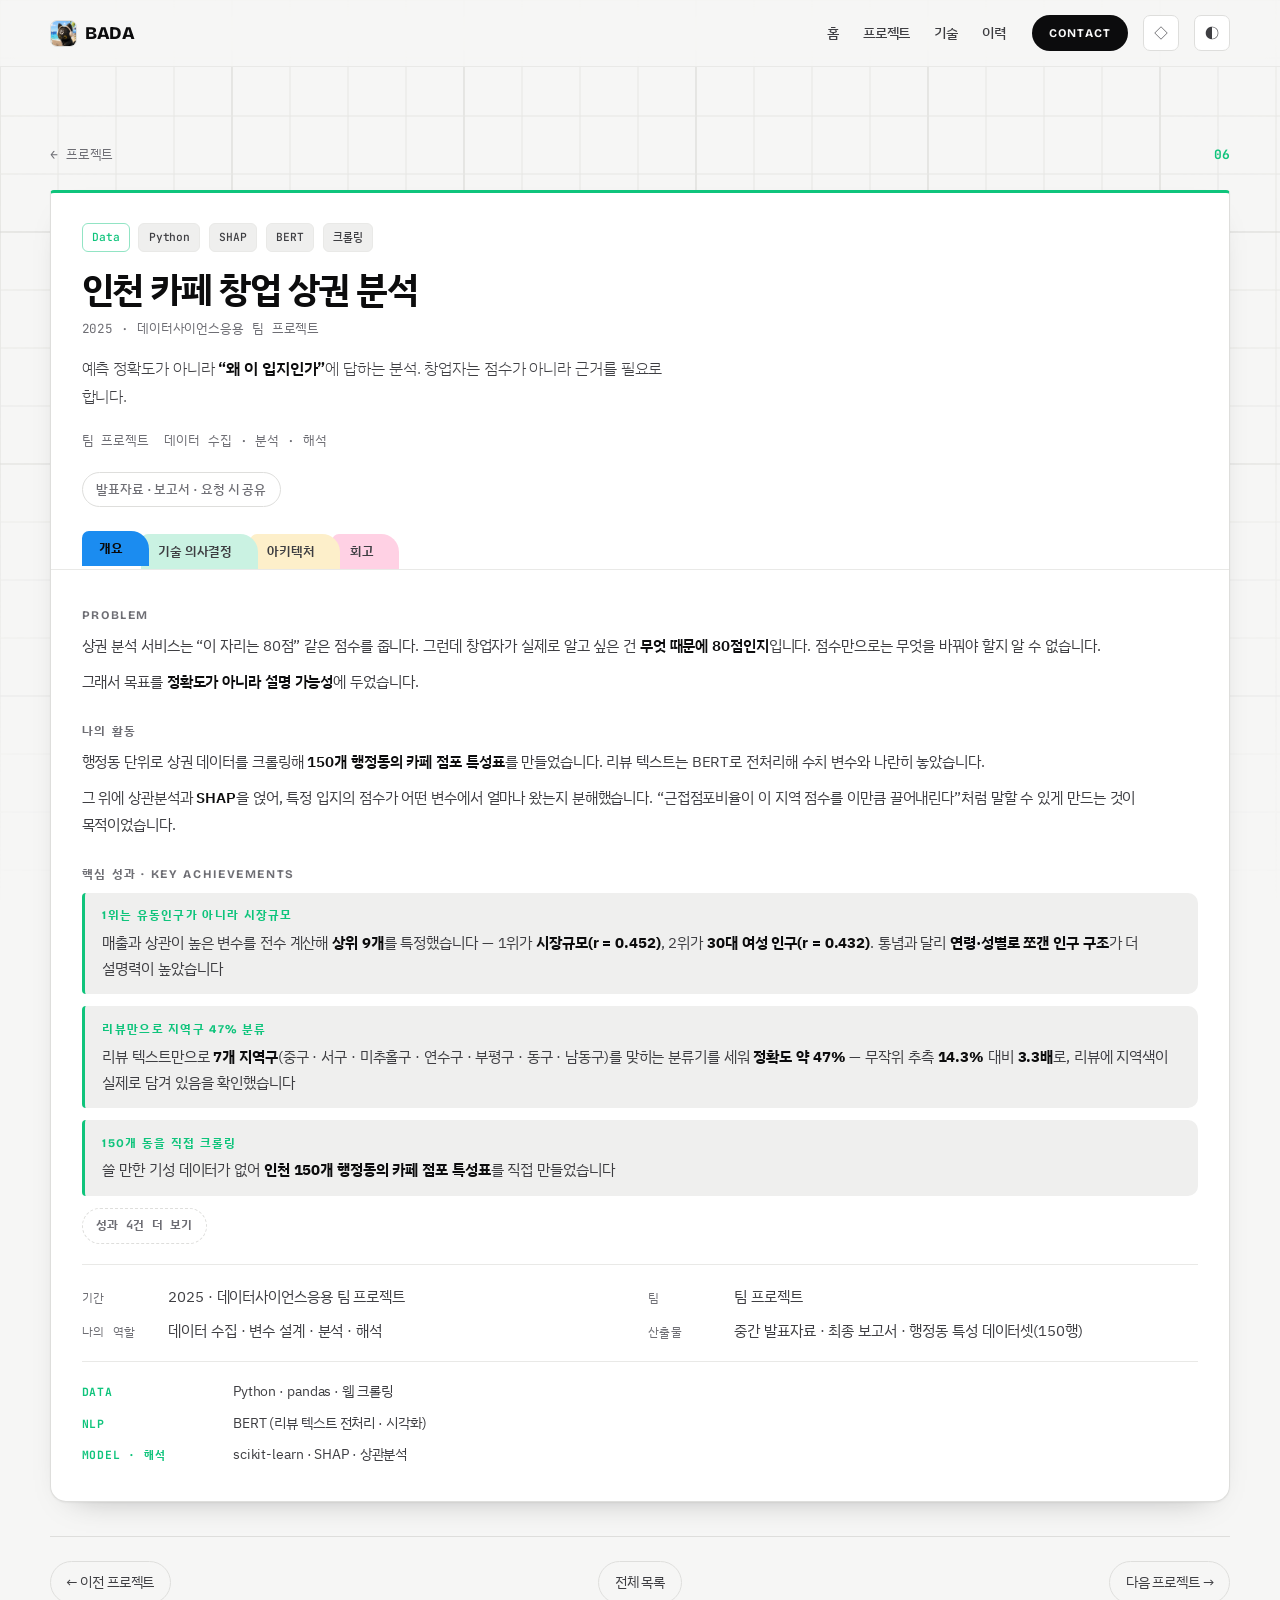
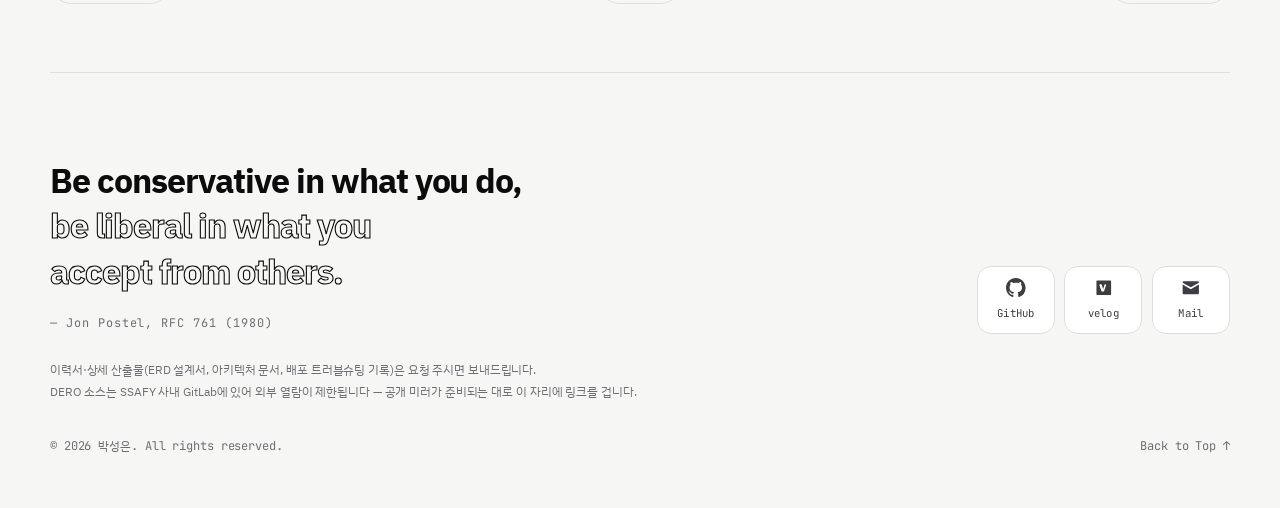
<file: projects/cafe.html>
<!doctype html>
<html lang="ko">
<head>
<meta charset="utf-8">
<meta name="viewport" content="width=device-width, initial-scale=1, viewport-fit=cover">
<title>인천 카페 창업 상권 분석 · 박성은</title>
<meta name="description" content="예측 정확도가 아니라 왜 이 입지인가에 답하는 상권 분석. 인천 행정동 150개 크롤링.">
<link rel="icon" href="/assets/avatar.webp">
<link rel="preconnect" href="https://fonts.googleapis.com">
<link rel="preconnect" href="https://fonts.gstatic.com" crossorigin>
<link rel="stylesheet" href="https://fonts.googleapis.com/css2?family=Bricolage+Grotesque:opsz,wght@12..96,500;12..96,700;12..96,800&family=IBM+Plex+Sans+KR:wght@300;400;500;600;700&family=JetBrains+Mono:wght@400;500;700&display=swap">
<link rel="stylesheet" href="/styles.css">
</head>
<body>
<canvas id="bg-grid" aria-hidden="true"></canvas>

<nav class="nav">
  <div class="nav-in">
    <a class="brand" href="/"><img class="brand-av" src="/assets/avatar.webp" alt="" width="26" height="26">BADA</a>
    <div class="nav-links">
      <a href="/">홈</a>
      <a href="/projects" aria-current="page">프로젝트</a>
      <a href="/skills">기술</a>
      <a href="/about">이력</a>
    </div>
    <a class="nav-cta" href="mailto:pppp000310@gmail.com">Contact</a>
    <button class="tt" id="pl" type="button" aria-label="차분한 보기 전환" title="차분한 보기 — 모션과 장식을 끕니다">◇</button>
    <button class="tt" id="tt" type="button" aria-label="라이트/다크 테마 전환">◐</button>
  </div>
</nav>

<section class="wrap sec" id="top" style="--fc:var(--c-green)">
  <nav class="crumb" aria-label="현재 위치"><a href="/projects">← 프로젝트</a><span class="no">06</span></nav>
  <div class="panel" style="--fc:var(--c-green)">
    <div class="panel-hd">
      <div class="case-row">
        <span class="tag on">Data</span><span class="tag">Python</span><span class="tag">SHAP</span><span class="tag">BERT</span><span class="tag">크롤링</span>
      </div>
      <h1>인천 카페 창업 상권 분석</h1>
      <div class="when">2025 · 데이터사이언스응용 팀 프로젝트</div>
      <p class="sub">예측 정확도가 아니라 <strong>&ldquo;왜 이 입지인가&rdquo;</strong>에 답하는 분석. 창업자는 점수가 아니라 근거를 필요로 합니다.</p>
      <div class="facts"><span>팀 프로젝트</span><span>데이터 수집 · 분석 · 해석</span></div>
      <div class="links"><span class="chiplink off">발표자료 · 보고서 · 요청 시 공유</span></div>
    </div>
    <div class="deep-body">
            <div class="block" data-sec="overview">
        <h4>Problem</h4>
        <p>상권 분석 서비스는 &ldquo;이 자리는 80점&rdquo; 같은 점수를 줍니다. 그런데 창업자가 실제로 알고 싶은 건 <strong>무엇 때문에 80점인지</strong>입니다. 점수만으로는 무엇을 바꿔야 할지 알 수 없습니다.</p>
        <p>그래서 목표를 <strong>정확도가 아니라 설명 가능성</strong>에 두었습니다.</p>
      </div>
<div class="block" data-sec="overview">
        <h4>나의 활동</h4>
        <p>행정동 단위로 상권 데이터를 크롤링해 <strong>150개 행정동의 카페 점포 특성표</strong>를 만들었습니다. 리뷰 텍스트는 BERT로 전처리해 수치 변수와 나란히 놓았습니다.</p>
        <p>그 위에 상관분석과 <strong>SHAP</strong>을 얹어, 특정 입지의 점수가 어떤 변수에서 얼마나 왔는지 분해했습니다. &ldquo;근접점포비율이 이 지역 점수를 이만큼 끌어내린다&rdquo;처럼 말할 수 있게 만드는 것이 목적이었습니다.</p>
      </div>
            <div class="block" data-sec="decision">
        <h4>분석 의사결정 — 정확도 대신 설명 가능성</h4>

        <div class="dec">
          <div class="dec-q">Q. 왜 예측 정확도를 목표로 잡지 않았나</div>
          <p>상권 분석 서비스는 보통 <strong>&ldquo;이 자리는 80점&rdquo;</strong> 같은 점수를 줍니다.
             그런데 창업자가 실제로 필요한 건 점수가 아니라 <strong>&ldquo;무엇 때문에 80점인지&rdquo;</strong>입니다.
             점수만으로는 무엇을 바꿔야 할지 알 수 없습니다.</p>
          <div class="tbl-scroll" style="margin-top:.8rem">
            <table>
              <thead><tr><th>선택지</th><th>얻는 것</th><th>치르는 것</th><th>판정</th></tr></thead>
              <tbody>
                <tr><td>성능 최우선 (부스팅 계열 튜닝)</td><td>지표상 예측력이 높음</td><td>왜 그런지 설명 못 함. <strong>의사결정을 도울 수 없음</strong></td><td class="kill">기각</td></tr>
                <tr><td><strong>설명 가능성 우선 (SHAP)</strong></td><td>변수별 기여도를 분해해 <strong>&ldquo;근접점포비율이 이만큼 끌어내린다&rdquo;</strong>처럼 말할 수 있음</td><td>지표상 정확도는 조금 손해</td><td><strong>채택</strong></td></tr>
              </tbody>
            </table>
          </div>
          <p class="dec-cost"><b>배운 것</b> 의사결정을 돕는 분석에서는 <b>틀릴 수 있다는 걸 보여주는 것도 결과의 일부</b>입니다.
             기여도가 낮은 변수를 숨기지 않는 쪽이 오히려 신뢰를 얻었습니다.</p>
        </div>

        <div class="dec">
          <div class="dec-q">Q. 데이터는 어떻게 만들었나</div>
          <p>기성 데이터셋이 없어 <strong>인천 행정동을 직접 크롤링</strong>해 <strong>150개 행정동의 카페 점포 특성표</strong>를 만들었습니다.</p>
          <p>수집 변수: <code>지역특성</code> · <code>근접점포개수</code> · <code>근접점포비율</code> · <code>지역점포규모</code> ·
             <code>지역매출</code> · <code>지역영업이익</code> · <code>중요고객층</code>. 리뷰 텍스트는 <strong>BERT로 전처리</strong>해 수치 변수와 나란히 놓았습니다.</p>
          <p class="dec-cost"><b>감수한 것</b> 크롤링 데이터라 시점이 고정입니다. 상권은 계속 변하는데 스냅샷 한 장으로 판단한 셈이고,
             시계열로 보지 못한 것이 이 분석의 가장 큰 한계입니다.</p>
        </div>
      </div>
<div class="block" data-sec="arch">
        <h4>데이터 · 파이프라인</h4>
        <pre class="flow">인천 <b>행정동별 크롤링</b>
   → 카페 점포 특성 정리 <b>150개 행정동</b>
   → 변수: 지역특성 · 근접점포개수 · 근접점포비율
           지역점포규모 · 지역매출 · 지역영업이익 · 중요고객층
   → 텍스트 리뷰 <b>BERT 전처리</b> · 시각화
   → 상관분석 → 모델 → <b>SHAP</b> 기여도 분해</pre>
      </div>
      <div class="block" data-sec="overview">
        <h4>핵심 성과 · Key Achievements</h4>
        <ul class="kpi">
<li data-axis="data pm"><b>1위는 유동인구가 아니라 시장규모</b> 매출과 상관이 높은 변수를 전수 계산해 <strong>상위 9개</strong>를 특정했습니다 — 1위가 <strong>시장규모(r&nbsp;=&nbsp;0.452)</strong>, 2위가 <strong>30대 여성 인구(r&nbsp;=&nbsp;0.432)</strong>. 통념과 달리 <strong>연령·성별로 쪼갠 인구 구조</strong>가 더 설명력이 높았습니다</li>
<li data-axis="data"><b>리뷰만으로 지역구 47% 분류</b> 리뷰 텍스트만으로 <strong>7개 지역구</strong>(중구 &middot; 서구 &middot; 미추홀구 &middot; 연수구 &middot; 부평구 &middot; 동구 &middot; 남동구)를
              맞히는 분류기를 세워 <strong>정확도 약 47%</strong> &mdash; 무작위 추측 <strong>14.3%</strong> 대비 <strong>3.3배</strong>로,
              리뷰에 지역색이 실제로 담겨 있음을 확인했습니다</li>
<li data-axis="data"><b>150개 동을 직접 크롤링</b> 쓸 만한 기성 데이터가 없어 <strong>인천 150개 행정동의 카페 점포 특성표</strong>를 직접 만들었습니다</li>
</ul>
        <details class="kpi-more">
          <summary>성과 4건 더 보기</summary>
          <ul class="kpi">
<li data-axis="data"><b>변수 설계</b> 지역특성 · 근접점포개수 · 근접점포비율 · 지역점포규모 · 지역매출 · 지역영업이익 · 중요고객층
              <strong>7개 축</strong>으로 상권을 수치화하고, 리뷰 텍스트는 <strong>BERT로 전처리</strong>해 수치 변수와 같은 표에 올렸습니다</li>
<li data-axis="data pm"><b>안 되는 것은 안 된다고 남김</b> 행정동별 <strong>키워드 등장 비율</strong>로는 유의미한 차이를 얻지 못했습니다 &mdash;
              &lsquo;커피가 맛있어요 &middot; 빵이 맛있어요 &middot; 디저트가 맛있어요&rsquo; <strong>상위 3개</strong>가 어디서나 비중을 차지했기 때문입니다.
              이 경로는 <strong>기각</strong>하고 정량 변수 쪽으로 옮겼습니다</li>
<li data-axis="pm product data"><b>목표를 정확도에서 설명 가능성으로</b> 창업자가 필요한 건 점수가 아니라 <strong>&ldquo;무엇 때문에 그 점수인지&rdquo;</strong>입니다.
              <strong>SHAP</strong>으로 변수별 기여도를 분해해 &ldquo;근접점포비율이 이만큼 끌어내린다&rdquo;처럼 말할 수 있게 만들었습니다</li>
<li data-axis="pm"><b>한계를 결과에 포함</b> 기여도가 낮은 변수를 숨기지 않았고,
              <strong>크롤링 스냅샷 한 장으로 판단했다</strong>는 시점 한계를 보고서에 그대로 남겼습니다</li>
          </ul>
        </details>
        <div class="meta2">
          <div><span class="meta2-k">기간</span>2025 · 데이터사이언스응용 팀 프로젝트</div>
          <div><span class="meta2-k">팀</span>팀 프로젝트</div>
          <div><span class="meta2-k">나의 역할</span>데이터 수집 · 변수 설계 · 분석 · 해석</div>
          <div><span class="meta2-k">산출물</span>중간 발표자료 · 최종 보고서 · 행정동 특성 데이터셋(150행)</div>
        </div>
        <div class="stack2">
          <div><span class="stack2-k">Data</span>Python · pandas · 웹 크롤링</div>
          <div><span class="stack2-k">NLP</span>BERT (리뷰 텍스트 전처리 · 시각화)</div>
          <div><span class="stack2-k">Model · 해석</span>scikit-learn · SHAP · 상관분석</div>
        </div>
      </div>
      <div class="block" data-sec="retro">
        <h4>Retrospective</h4>
        <div class="retro">
          <div><span>잘한 점</span><p>목표를 <strong>정확도에서 설명 가능성으로</strong> 옮긴 것. 덕분에 결과를 발표할 때 &ldquo;왜&rdquo;에 답할 수 있었습니다.</p></div>
          <div><span>배운 점</span><p>의사결정을 돕는 분석에서는 <strong>틀릴 수 있다는 걸 보여주는 것</strong>도 결과의 일부입니다. 기여도가 낮은 변수를 숨기지 않는 쪽이 신뢰를 얻습니다.</p></div>
        </div>
      </div>
    </div>
  </div>
  <nav class="pager">
    <a href="/projects/quiz">← 이전 프로젝트</a>
    <a href="/projects">전체 목록</a>
    <a href="/projects/pawlice">다음 프로젝트 →</a>
  </nav>
</section>

<!-- ══════════  FOOT  ══════════ -->
<footer class="wrap foot" id="contact">
  <div class="foot-grid">
    <div>
      <h2 class="foot-quote">Be conservative in what you do,<em>be liberal in what you accept from others.</em></h2>
        <p class="foot-law">&mdash; Jon Postel, RFC 761 (1980)</p>
    </div>
    <div class="socials">
      <a href="https://github.com/bada0310" target="_blank" rel="noopener" aria-label="GitHub">
        <svg viewBox="0 0 16 16" aria-hidden="true"><path d="M8 0C3.58 0 0 3.58 0 8c0 3.54 2.29 6.53 5.47 7.59.4.07.55-.17.55-.38 0-.19-.01-.82-.01-1.49-2.01.37-2.53-.49-2.69-.94-.09-.23-.48-.94-.82-1.13-.28-.15-.68-.52-.01-.53.63-.01 1.08.58 1.23.82.72 1.21 1.87.87 2.33.66.07-.52.28-.87.51-1.07-1.78-.2-3.64-.89-3.64-3.95 0-.87.31-1.59.82-2.15-.08-.2-.36-1.02.08-2.12 0 0 .67-.21 2.2.82a7.4 7.4 0 0 1 2-.27c.68 0 1.36.09 2 .27 1.53-1.04 2.2-.82 2.2-.82.44 1.1.16 1.92.08 2.12.51.56.82 1.27.82 2.15 0 3.07-1.87 3.75-3.65 3.95.29.25.54.73.54 1.48 0 1.07-.01 1.93-.01 2.2 0 .21.15.46.55.38A8.01 8.01 0 0 0 16 8c0-4.42-3.58-8-8-8Z"/></svg>
        <span>GitHub</span>
      </a>
      <a href="https://velog.io/@sungeun0310/posts" target="_blank" rel="noopener" aria-label="기술 블로그">
        <svg viewBox="0 0 24 24" aria-hidden="true"><path d="M4 3h16a1 1 0 0 1 1 1v16a1 1 0 0 1-1 1H4a1 1 0 0 1-1-1V4a1 1 0 0 1 1-1Zm3.6 4.6c-.6 0-1 .4-1 .9 0 .2 0 .3.1.5l2.4 7c.2.5.5.7 1 .7h1.3c.5 0 .8-.2 1-.7l2.4-7c0-.2.1-.3.1-.5 0-.5-.4-.9-1-.9s-.9.3-1 .8l-1.7 5.4-1.7-5.4c-.1-.5-.4-.8-1-.8Z"/></svg>
        <span>velog</span>
      </a>
      <a href="mailto:pppp000310@gmail.com" aria-label="메일 보내기 — pppp000310@gmail.com" title="pppp000310@gmail.com">
        <svg viewBox="0 0 24 24" aria-hidden="true"><path d="M2 5.5A1.5 1.5 0 0 1 3.5 4h17A1.5 1.5 0 0 1 22 5.5v.3l-10 5.7L2 5.8v-.3Zm0 2.6V18.5A1.5 1.5 0 0 0 3.5 20h17a1.5 1.5 0 0 0 1.5-1.5V8.1l-9.5 5.4a1 1 0 0 1-1 0L2 8.1Z"/></svg>
        <span>Mail</span>
      </a>
    </div>
  </div>

  <p class="fine">
    이력서·상세 산출물(ERD 설계서, 아키텍처 문서, 배포 트러블슈팅 기록)은 요청 주시면 보내드립니다.<br>
    DERO 소스는 SSAFY 사내 GitLab에 있어 외부 열람이 제한됩니다 — 공개 미러가 준비되는 대로 이 자리에 링크를 겁니다.
  </p>

  <div class="copy">
    <span>© 2026 박성은. All rights reserved.</span>
    <a href="#top">Back to Top ↑</a>
  </div>
</footer>

<script src="/app.js"></script>
</body>
</html>
</file>
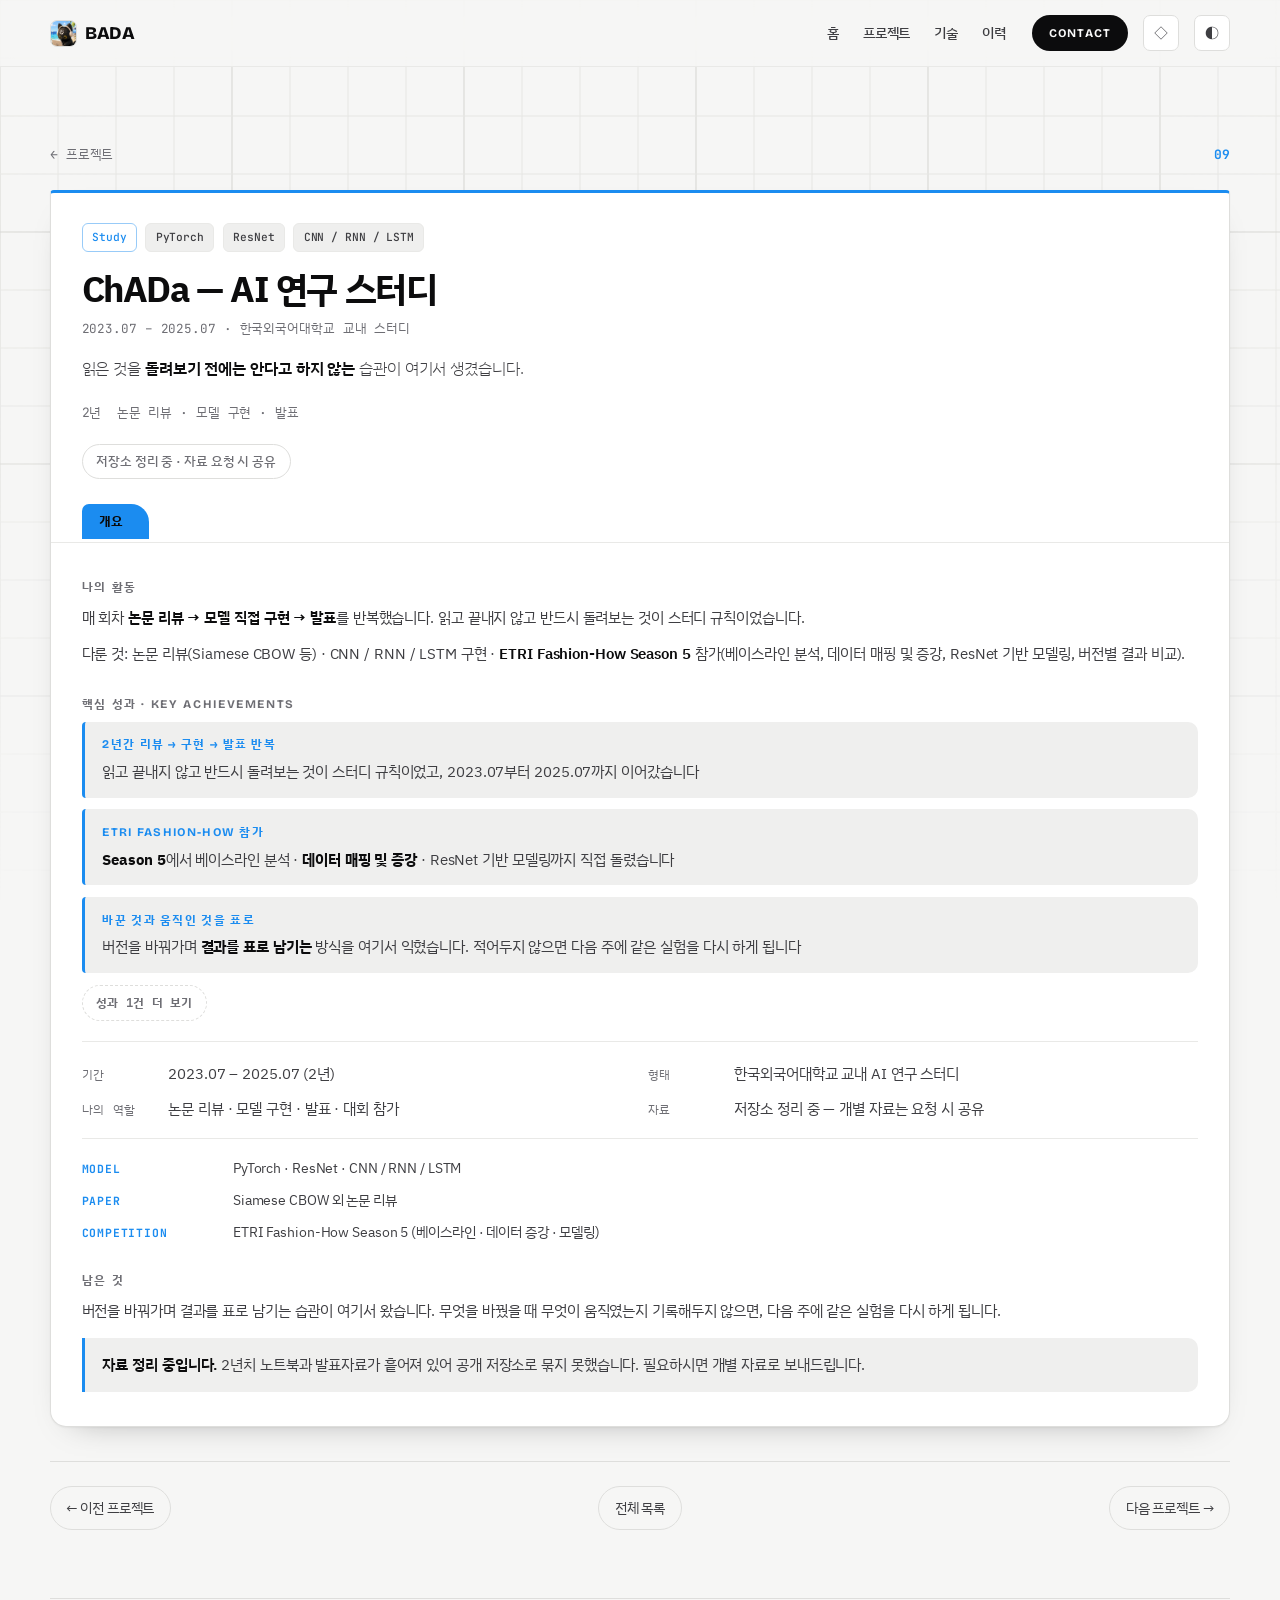
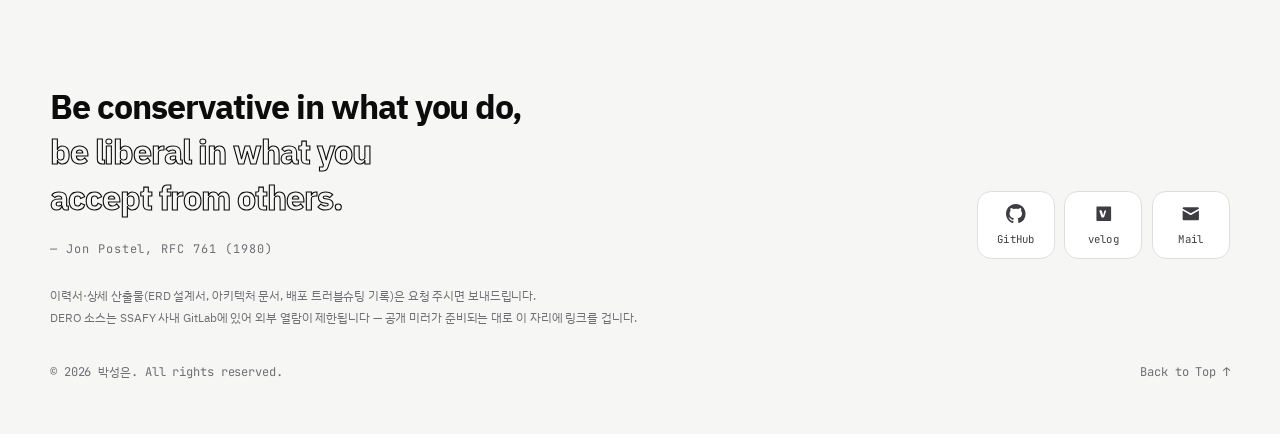
<file: projects/chada.html>
<!doctype html>
<html lang="ko">
<head>
<meta charset="utf-8">
<meta name="viewport" content="width=device-width, initial-scale=1, viewport-fit=cover">
<title>ChADa AI 연구 스터디 · 박성은</title>
<meta name="description" content="2년간 논문 리뷰 → 모델 구현 → 발표를 반복한 교내 AI 연구 스터디.">
<link rel="icon" href="/assets/avatar.webp">
<link rel="preconnect" href="https://fonts.googleapis.com">
<link rel="preconnect" href="https://fonts.gstatic.com" crossorigin>
<link rel="stylesheet" href="https://fonts.googleapis.com/css2?family=Bricolage+Grotesque:opsz,wght@12..96,500;12..96,700;12..96,800&family=IBM+Plex+Sans+KR:wght@300;400;500;600;700&family=JetBrains+Mono:wght@400;500;700&display=swap">
<link rel="stylesheet" href="/styles.css">
</head>
<body>
<canvas id="bg-grid" aria-hidden="true"></canvas>

<nav class="nav">
  <div class="nav-in">
    <a class="brand" href="/"><img class="brand-av" src="/assets/avatar.webp" alt="" width="26" height="26">BADA</a>
    <div class="nav-links">
      <a href="/">홈</a>
      <a href="/projects" aria-current="page">프로젝트</a>
      <a href="/skills">기술</a>
      <a href="/about">이력</a>
    </div>
    <a class="nav-cta" href="mailto:pppp000310@gmail.com">Contact</a>
    <button class="tt" id="pl" type="button" aria-label="차분한 보기 전환" title="차분한 보기 — 모션과 장식을 끕니다">◇</button>
    <button class="tt" id="tt" type="button" aria-label="라이트/다크 테마 전환">◐</button>
  </div>
</nav>

<section class="wrap sec" id="top" style="--fc:var(--c-blue)">
  <nav class="crumb" aria-label="현재 위치"><a href="/projects">← 프로젝트</a><span class="no">09</span></nav>
  <div class="panel" style="--fc:var(--c-blue)">
    <div class="panel-hd">
      <div class="case-row">
        <span class="tag on">Study</span><span class="tag">PyTorch</span><span class="tag">ResNet</span><span class="tag">CNN / RNN / LSTM</span>
      </div>
      <h1>ChADa — AI 연구 스터디</h1>
      <div class="when">2023.07 – 2025.07 · 한국외국어대학교 교내 스터디</div>
      <p class="sub">읽은 것을 <strong>돌려보기 전에는 안다고 하지 않는</strong> 습관이 여기서 생겼습니다.</p>
      <div class="facts"><span>2년</span><span>논문 리뷰 · 모델 구현 · 발표</span></div>
      <div class="links">
        <span class="chiplink off">저장소 정리 중 · 자료 요청 시 공유</span>
      </div>
    </div>
    <div class="deep-body">
            <div class="block" data-sec="overview">
        <h4>나의 활동</h4>
        <p>매 회차 <strong>논문 리뷰 → 모델 직접 구현 → 발표</strong>를 반복했습니다. 읽고 끝내지 않고 반드시 돌려보는 것이 스터디 규칙이었습니다.</p>
        <p>다룬 것: 논문 리뷰(Siamese CBOW 등) · CNN / RNN / LSTM 구현 · <strong>ETRI Fashion-How Season 5</strong> 참가(베이스라인 분석, 데이터 매핑 및 증강, ResNet 기반 모델링, 버전별 결과 비교).</p>
      </div>
<div class="block" data-sec="overview">
        <h4>핵심 성과 · Key Achievements</h4>
        <ul class="kpi">
<li data-axis="data"><b>2년간 리뷰 → 구현 → 발표 반복</b> 읽고 끝내지 않고 반드시 돌려보는 것이 스터디 규칙이었고, 2023.07부터 2025.07까지 이어갔습니다</li>
<li data-axis="data"><b>ETRI Fashion-How 참가</b> <strong>Season 5</strong>에서 베이스라인 분석 · <strong>데이터 매핑 및 증강</strong> · ResNet 기반 모델링까지 직접 돌렸습니다</li>
<li data-axis="data pm"><b>바꾼 것과 움직인 것을 표로</b> 버전을 바꿔가며 <strong>결과를 표로 남기는</strong> 방식을 여기서 익혔습니다. 적어두지 않으면 다음 주에 같은 실험을 다시 하게 됩니다</li>
</ul>
        <details class="kpi-more">
          <summary>성과 1건 더 보기</summary>
          <ul class="kpi">
<li data-axis="data"><b>기반이 된 것</b> 이후 Bimp의 YOLO 모델링, 영화 추천의 GMF/NNMF 비교 실험이
              전부 이 스터디에서 만든 <strong>&ldquo;돌려보고 기록한다&rdquo;</strong> 절차 위에서 진행됐습니다</li>
          </ul>
        </details>
        <div class="meta2">
          <div><span class="meta2-k">기간</span>2023.07 – 2025.07 (2년)</div>
          <div><span class="meta2-k">형태</span>한국외국어대학교 교내 AI 연구 스터디</div>
          <div><span class="meta2-k">나의 역할</span>논문 리뷰 · 모델 구현 · 발표 · 대회 참가</div>
          <div><span class="meta2-k">자료</span>저장소 정리 중 — 개별 자료는 요청 시 공유</div>
        </div>
        <div class="stack2">
          <div><span class="stack2-k">Model</span>PyTorch · ResNet · CNN / RNN / LSTM</div>
          <div><span class="stack2-k">Paper</span>Siamese CBOW 외 논문 리뷰</div>
          <div><span class="stack2-k">Competition</span>ETRI Fashion-How Season 5 (베이스라인 · 데이터 증강 · 모델링)</div>
        </div>
      </div>
      <div class="block" data-sec="overview">
        <h4>남은 것</h4>
        <p>버전을 바꿔가며 결과를 표로 남기는 습관이 여기서 왔습니다. 무엇을 바꿨을 때 무엇이 움직였는지 기록해두지 않으면, 다음 주에 같은 실험을 다시 하게 됩니다.</p>
        <div class="callout" style="margin-top:.8rem"><b>자료 정리 중입니다.</b> 2년치 노트북과 발표자료가 흩어져 있어 공개 저장소로 묶지 못했습니다. 필요하시면 개별 자료로 보내드립니다.</div>
      </div>
    </div>
  </div>
  <nav class="pager">
    <a href="/projects/movierec">← 이전 프로젝트</a>
    <a href="/projects">전체 목록</a>
    <a href="/projects/snaphere">다음 프로젝트 →</a>
  </nav>
</section>

<!-- ══════════  FOOT  ══════════ -->
<footer class="wrap foot" id="contact">
  <div class="foot-grid">
    <div>
      <h2 class="foot-quote">Be conservative in what you do,<em>be liberal in what you accept from others.</em></h2>
        <p class="foot-law">&mdash; Jon Postel, RFC 761 (1980)</p>
    </div>
    <div class="socials">
      <a href="https://github.com/bada0310" target="_blank" rel="noopener" aria-label="GitHub">
        <svg viewBox="0 0 16 16" aria-hidden="true"><path d="M8 0C3.58 0 0 3.58 0 8c0 3.54 2.29 6.53 5.47 7.59.4.07.55-.17.55-.38 0-.19-.01-.82-.01-1.49-2.01.37-2.53-.49-2.69-.94-.09-.23-.48-.94-.82-1.13-.28-.15-.68-.52-.01-.53.63-.01 1.08.58 1.23.82.72 1.21 1.87.87 2.33.66.07-.52.28-.87.51-1.07-1.78-.2-3.64-.89-3.64-3.95 0-.87.31-1.59.82-2.15-.08-.2-.36-1.02.08-2.12 0 0 .67-.21 2.2.82a7.4 7.4 0 0 1 2-.27c.68 0 1.36.09 2 .27 1.53-1.04 2.2-.82 2.2-.82.44 1.1.16 1.92.08 2.12.51.56.82 1.27.82 2.15 0 3.07-1.87 3.75-3.65 3.95.29.25.54.73.54 1.48 0 1.07-.01 1.93-.01 2.2 0 .21.15.46.55.38A8.01 8.01 0 0 0 16 8c0-4.42-3.58-8-8-8Z"/></svg>
        <span>GitHub</span>
      </a>
      <a href="https://velog.io/@sungeun0310/posts" target="_blank" rel="noopener" aria-label="기술 블로그">
        <svg viewBox="0 0 24 24" aria-hidden="true"><path d="M4 3h16a1 1 0 0 1 1 1v16a1 1 0 0 1-1 1H4a1 1 0 0 1-1-1V4a1 1 0 0 1 1-1Zm3.6 4.6c-.6 0-1 .4-1 .9 0 .2 0 .3.1.5l2.4 7c.2.5.5.7 1 .7h1.3c.5 0 .8-.2 1-.7l2.4-7c0-.2.1-.3.1-.5 0-.5-.4-.9-1-.9s-.9.3-1 .8l-1.7 5.4-1.7-5.4c-.1-.5-.4-.8-1-.8Z"/></svg>
        <span>velog</span>
      </a>
      <a href="mailto:pppp000310@gmail.com" aria-label="메일 보내기 — pppp000310@gmail.com" title="pppp000310@gmail.com">
        <svg viewBox="0 0 24 24" aria-hidden="true"><path d="M2 5.5A1.5 1.5 0 0 1 3.5 4h17A1.5 1.5 0 0 1 22 5.5v.3l-10 5.7L2 5.8v-.3Zm0 2.6V18.5A1.5 1.5 0 0 0 3.5 20h17a1.5 1.5 0 0 0 1.5-1.5V8.1l-9.5 5.4a1 1 0 0 1-1 0L2 8.1Z"/></svg>
        <span>Mail</span>
      </a>
    </div>
  </div>

  <p class="fine">
    이력서·상세 산출물(ERD 설계서, 아키텍처 문서, 배포 트러블슈팅 기록)은 요청 주시면 보내드립니다.<br>
    DERO 소스는 SSAFY 사내 GitLab에 있어 외부 열람이 제한됩니다 — 공개 미러가 준비되는 대로 이 자리에 링크를 겁니다.
  </p>

  <div class="copy">
    <span>© 2026 박성은. All rights reserved.</span>
    <a href="#top">Back to Top ↑</a>
  </div>
</footer>

<script src="/app.js"></script>
</body>
</html>
</file>
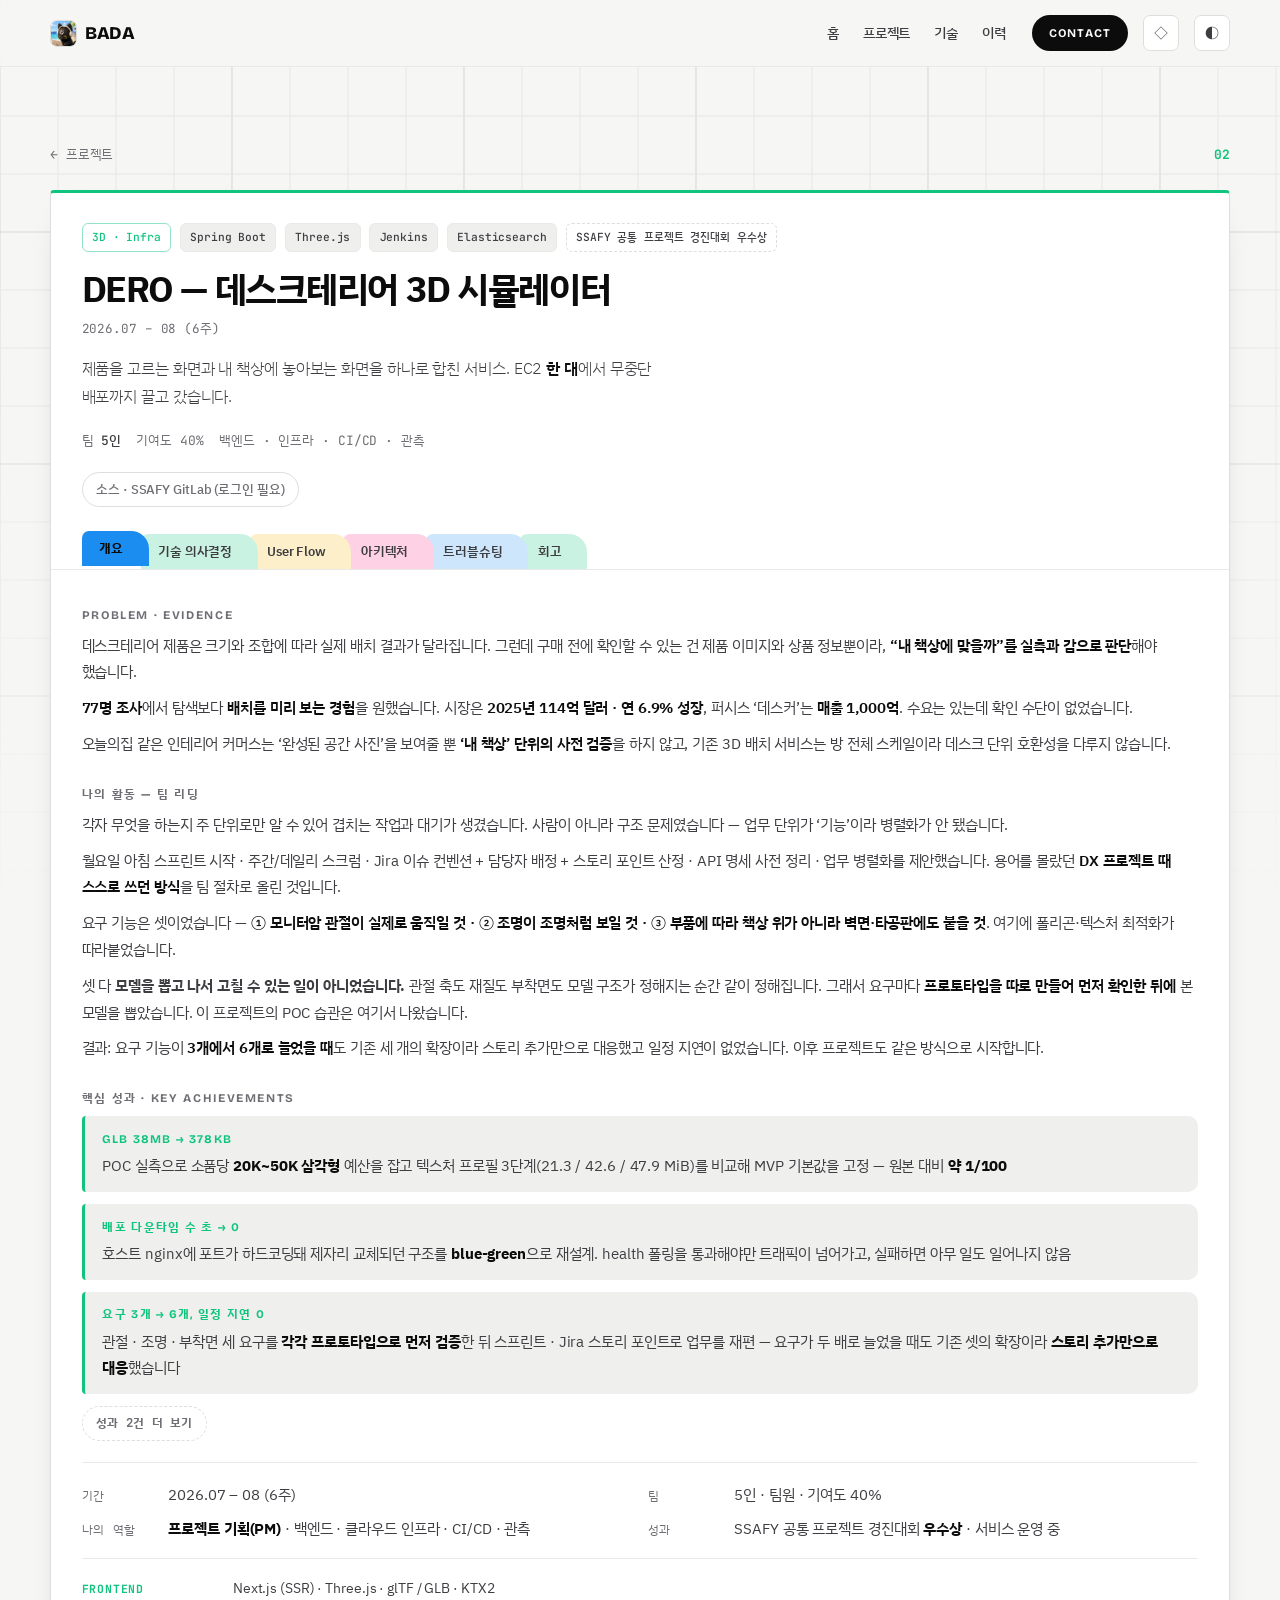
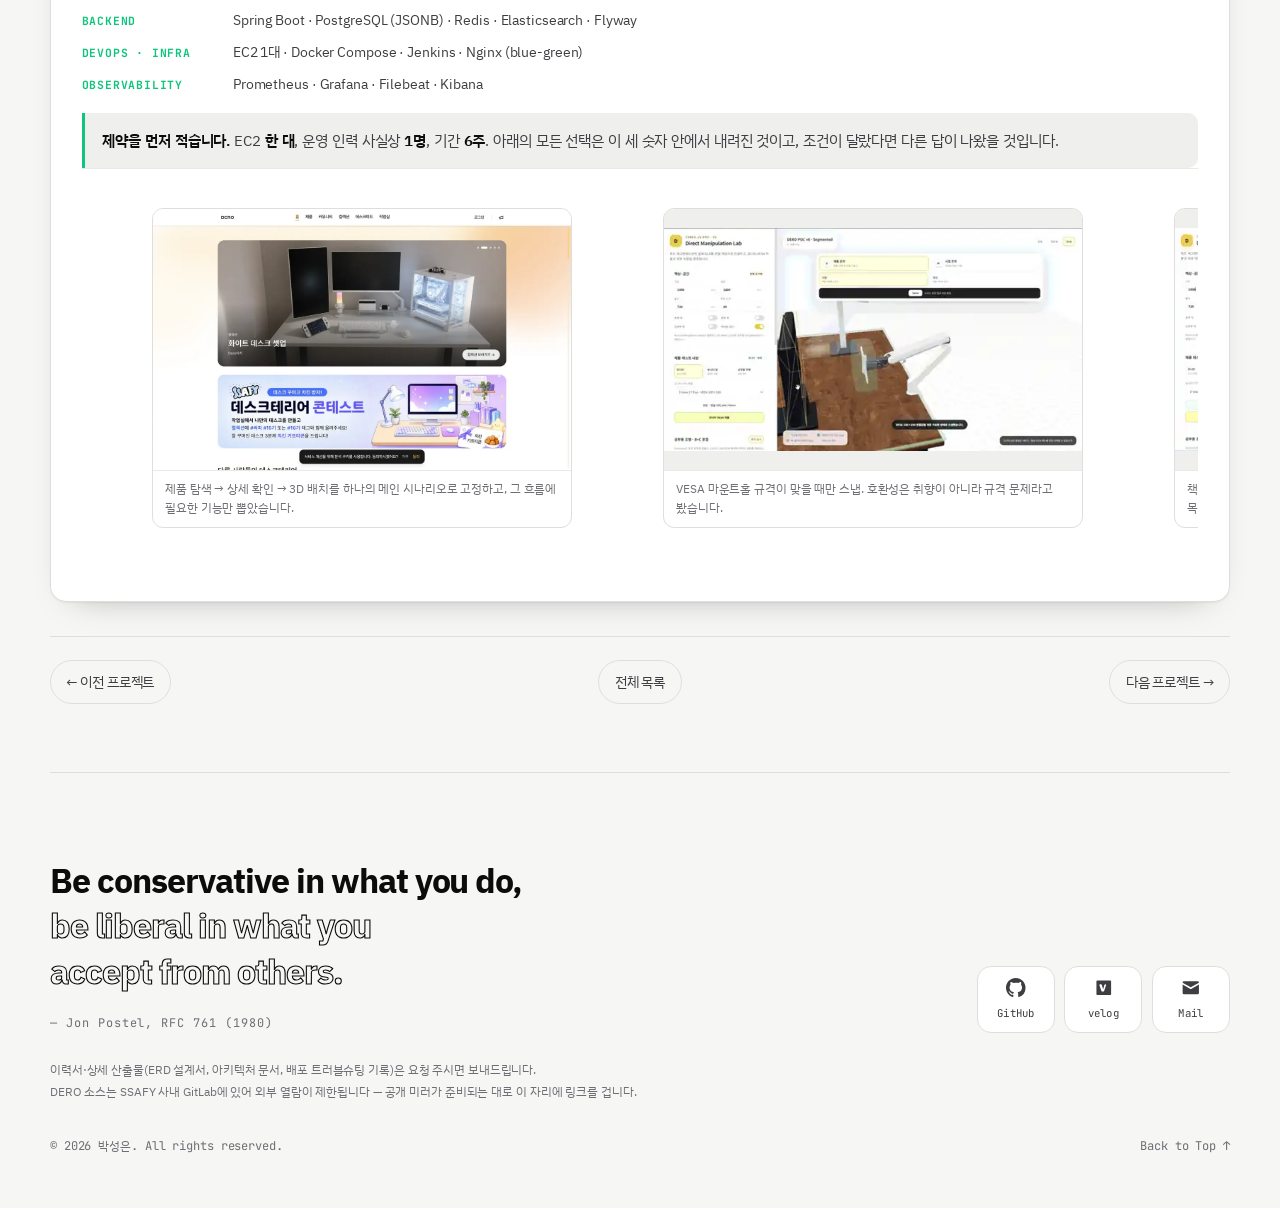
<file: projects/dero.html>
<!doctype html>
<html lang="ko">
<head>
<meta charset="utf-8">
<meta name="viewport" content="width=device-width, initial-scale=1, viewport-fit=cover">
<title>DERO · 박성은</title>
<meta name="description" content="데스크테리어 3D 시뮬레이터 — EC2 한 대에서 blue-green 무중단 배포까지.">
<link rel="icon" href="/assets/avatar.webp">
<link rel="preconnect" href="https://fonts.googleapis.com">
<link rel="preconnect" href="https://fonts.gstatic.com" crossorigin>
<link rel="stylesheet" href="https://fonts.googleapis.com/css2?family=Bricolage+Grotesque:opsz,wght@12..96,500;12..96,700;12..96,800&family=IBM+Plex+Sans+KR:wght@300;400;500;600;700&family=JetBrains+Mono:wght@400;500;700&display=swap">
<link rel="stylesheet" href="/styles.css">
</head>
<body>
<canvas id="bg-grid" aria-hidden="true"></canvas>

<nav class="nav">
  <div class="nav-in">
    <a class="brand" href="/"><img class="brand-av" src="/assets/avatar.webp" alt="" width="26" height="26">BADA</a>
    <div class="nav-links">
      <a href="/">홈</a>
      <a href="/projects" aria-current="page">프로젝트</a>
      <a href="/skills">기술</a>
      <a href="/about">이력</a>
    </div>
    <a class="nav-cta" href="mailto:pppp000310@gmail.com">Contact</a>
    <button class="tt" id="pl" type="button" aria-label="차분한 보기 전환" title="차분한 보기 — 모션과 장식을 끕니다">◇</button>
    <button class="tt" id="tt" type="button" aria-label="라이트/다크 테마 전환">◐</button>
  </div>
</nav>

<section class="wrap sec" id="top" style="--fc:var(--c-green)">
  <nav class="crumb" aria-label="현재 위치">
    <a href="/projects">← 프로젝트</a><span class="no">02</span>
  </nav>
  <div class="panel" style="--fc:var(--c-green)"  id="p-dero" >
    <div class="panel-hd">
      <div class="case-row">
        <span class="tag on">3D · Infra</span>
        <span class="tag">Spring Boot</span><span class="tag">Three.js</span><span class="tag">Jenkins</span><span class="tag">Elasticsearch</span>
        <span class="tag award">SSAFY 공통 프로젝트 경진대회 우수상</span>
      </div>
      <h1>DERO — 데스크테리어 3D 시뮬레이터</h1>
      <div class="when">2026.07 – 08 (6주)</div>
      <p class="sub">제품을 고르는 화면과 내 책상에 놓아보는 화면을 하나로 합친 서비스.
         EC2 <strong>한 대</strong>에서 무중단 배포까지 끌고 갔습니다.</p>
      <div class="facts"><span>팀 <b>5인</b></span><span>기여도 40%</span><span>백엔드 · 인프라 · CI/CD · 관측</span></div>
      <div class="links">
        <span class="chiplink off">소스 · SSAFY GitLab (로그인 필요)</span>
      </div>
    </div>
    <div class="deep-body">
    <div class="block" data-sec="overview">
          <h4>Problem · Evidence</h4>
          <p>데스크테리어 제품은 크기와 조합에 따라 실제 배치 결과가 달라집니다. 그런데 구매 전에 확인할 수 있는 건 제품 이미지와 상품 정보뿐이라,
             <strong>&ldquo;내 책상에 맞을까&rdquo;를 실측과 감으로 판단</strong>해야 했습니다.</p>
          <p><strong>77명 조사</strong>에서 탐색보다 <strong>배치를 미리 보는 경험</strong>을 원했습니다.
             시장은 <strong>2025년 114억 달러 · 연 6.9% 성장</strong>, 퍼시스 &lsquo;데스커&rsquo;는 <strong>매출 1,000억</strong>.
             수요는 있는데 확인 수단이 없었습니다.</p>
          <p>오늘의집 같은 인테리어 커머스는 &lsquo;완성된 공간 사진&rsquo;을 보여줄 뿐 <strong>&lsquo;내 책상&rsquo; 단위의 사전 검증</strong>을 하지 않고, 기존 3D 배치 서비스는 방 전체 스케일이라 데스크 단위 호환성을 다루지 않습니다.</p>
        </div>
              <div class="block" data-sec="overview">
          <h4>나의 활동 &mdash; 팀 리딩</h4>
          <p>각자 무엇을 하는지 주 단위로만 알 수 있어 겹치는 작업과 대기가 생겼습니다. 사람이 아니라 구조 문제였습니다 — 업무 단위가 &lsquo;기능&rsquo;이라 병렬화가 안 됐습니다.</p>
          <p>월요일 아침 스프린트 시작 · 주간/데일리 스크럼 · Jira 이슈 컨벤션 + 담당자 배정 + 스토리 포인트 산정 · API 명세 사전 정리 · 업무 병렬화를 제안했습니다.
             용어를 몰랐던 <strong>DX 프로젝트 때 스스로 쓰던 방식</strong>을 팀 절차로 올린 것입니다.</p>
          <p>요구 기능은 셋이었습니다 &mdash; <strong>① 모니터암 관절이 실제로 움직일 것 · ② 조명이 조명처럼 보일 것 ·
             ③ 부품에 따라 책상 위가 아니라 벽면·타공판에도 붙을 것</strong>. 여기에 폴리곤·텍스처 최적화가 따라붙었습니다.</p>
          <p>셋 다 <b>모델을 뽑고 나서 고칠 수 있는 일이 아니었습니다.</b> 관절 축도 재질도 부착면도 모델 구조가 정해지는 순간 같이 정해집니다.
             그래서 요구마다 <strong>프로토타입을 따로 만들어 먼저 확인한 뒤에</strong> 본 모델을 뽑았습니다. 이 프로젝트의 POC 습관은 여기서 나왔습니다.</p>
          <p>결과: 요구 기능이 <strong>3개에서 6개로 늘었을 때</strong>도 기존 세 개의 확장이라 스토리 추가만으로 대응했고 일정 지연이 없었습니다.
             이후 프로젝트도 같은 방식으로 시작합니다.</p>
        </div>

      <div class="block" data-sec="arch">
        <h4>3D 모델 요청 처리 흐름</h4>
        <p class="dgm-lead">⑤가 PostgreSQL 하나로 간 이유입니다.</p>
        <figure class="dgm">
          <svg viewBox="0 0 720 320" role="img" aria-label="DERO 3D 모델 로드 시퀀스. 브라우저가 호스트 nginx를 거쳐 Next.js 서버 렌더를 받고, Spring Boot가 Elasticsearch에서 제품을 검색한 뒤 PostgreSQL에서 GLB 경로와 VESA 규격을 한 번에 조회해 응답하면 Three.js가 렌더한다.">
            <defs><marker id="sq2" viewBox="0 0 12 12" refX="9.6" refY="6" markerWidth="13" markerHeight="13" markerUnits="userSpaceOnUse" orient="auto"><path d="M3.2 2.4 L9.4 6 L3.2 9.6" fill="none" stroke="var(--fc)" stroke-width="2" stroke-linecap="round" stroke-linejoin="round"/></marker></defs>

            <g>
              <rect class="nd-a" x="6"   y="8" width="112" height="34" rx="7"/><text class="t1" x="18"  y="30">Browser</text>
              <rect class="nd"   x="146" y="8" width="112" height="34" rx="7"/><text class="t1" x="158" y="30">nginx</text>
              <rect class="nd"   x="286" y="8" width="112" height="34" rx="7"/><text class="t1" x="298" y="30">Next.js SSR</text>
              <rect class="nd"   x="426" y="8" width="112" height="34" rx="7"/><text class="t1" x="438" y="30">Spring Boot</text>
              <rect class="nd"   x="566" y="8" width="148" height="34" rx="7"/><text class="t1" x="578" y="30">ES · PostgreSQL</text>
            </g>
            <g class="ln" stroke-dasharray="3 4">
              <path d="M62 46 V282"/><path d="M202 46 V282"/><path d="M342 46 V282"/><path d="M482 46 V282"/><path d="M640 46 V282"/>
            </g>

            <g class="fl" marker-end="url(#sq2)">
              <path d="M62 72 H196"/><path d="M202 108 H336"/><path d="M342 144 H476"/><path d="M482 180 H634"/>
            </g>
            <g class="fl-d" marker-end="url(#sq2)"><path d="M640 216 H488"/><path d="M482 252 H68"/></g>

            <text class="t2" x="70"  y="66">① 제품 상세 요청 (검색 조건 포함)</text>
            <text class="t2" x="210" y="102">② 127.0.0.1:3000 으로 프록시</text>
            <text class="t2" x="350" y="138">③ 서버에서 HTML을 먼저 만든다 <tspan class="t3">SEO</tspan></text>
            <text class="t2" x="490" y="174">④ 다중 조건 검색 → 모델 1건 조회</text>
            <text class="t2" x="352" y="212">⑤ GLB 경로 + VESA 규격 + 관절 좌표를 <tspan class="t3">한 번에</tspan></text>
            <text class="t2" x="76"  y="248">⑥ 경량화된 GLB(378KB) 로드 → Three.js 렌더</text>

            <rect class="nd-g" x="6" y="288" width="708" height="28" rx="7"/>
            <text class="t4" x="20" y="307">에셋은 사전 경량화본을 내려보냅니다 — 원본 38MB는 서버 밖으로 나가지 않습니다</text>
          </svg>
          <figcaption>비정형(GLB)과 정형(VESA 규격 · 관절 좌표)을
            <b>같은 조회에서 같이</b> 봐야 호환성 판정이 됩니다. 저장소를 나눴다면 이 단계가 두 번의 왕복이 됩니다.</figcaption>
        </figure>
      </div>

<div class="block" data-sec="overview">
        <h4>핵심 성과 · Key Achievements</h4>
        <ul class="kpi">
<li data-axis="fe"><b>GLB 38MB → 378KB</b> POC 실측으로 소품당 <strong>20K~50K 삼각형</strong> 예산을 잡고 텍스처 프로필 3단계(21.3 / 42.6 / 47.9 MiB)를 비교해 MVP 기본값을 고정 — 원본 대비 <strong>약 1/100</strong></li>
<li data-axis="infra"><b>배포 다운타임 수 초 → 0</b> 호스트 nginx에 포트가 하드코딩돼 제자리 교체되던 구조를 <strong>blue-green</strong>으로 재설계. health 폴링을 통과해야만 트래픽이 넘어가고, 실패하면 아무 일도 일어나지 않음</li>
<li data-axis="pm product"><b>요구 3개 → 6개, 일정 지연 0</b> 관절 · 조명 · 부착면 세 요구를 <strong>각각 프로토타입으로 먼저 검증</strong>한 뒤 스프린트 · Jira 스토리 포인트로 업무를 재편 — 요구가 두 배로 늘었을 때도 기존 셋의 확장이라 <strong>스토리 추가만으로 대응</strong>했습니다</li>
</ul>
        <details class="kpi-more">
          <summary>성과 2건 더 보기</summary>
          <ul class="kpi">
<li data-axis="pm product"><b>핵심 기능 검증 7일 → 3일</b> 난도가 높은 GLB 변환·렌더링을 전체 개발 전에 POC로 떼어내 먼저 검증했습니다</li>
<li data-axis="infra"><b>최소 권한 배포</b> 컨테이너를 <strong>127.0.0.1 바인딩</strong>으로 묶어 3000·8081 평문 노출 제거,
              jenkins에는 <code>nginx -t</code> · <code>systemctl reload nginx</code> <strong>두 명령만</strong> sudo 허용</li>
          </ul>
        </details>
        <div class="meta2">
          <div><span class="meta2-k">기간</span>2026.07 – 08 (6주)</div>
          <div><span class="meta2-k">팀</span>5인 · 팀원 · 기여도 40%</div>
          <div><span class="meta2-k">나의 역할</span><b>프로젝트 기획(PM)</b> · 백엔드 · 클라우드 인프라 · CI/CD · 관측</div>
          <div><span class="meta2-k">성과</span>SSAFY 공통 프로젝트 경진대회 <b>우수상</b> · 서비스 운영 중</div>
        </div>
        <div class="stack2">
          <div><span class="stack2-k">Frontend</span>Next.js (SSR) · Three.js · glTF / GLB · KTX2</div>
          <div><span class="stack2-k">Backend</span>Spring Boot · PostgreSQL (JSONB) · Redis · Elasticsearch · Flyway</div>
          <div><span class="stack2-k">DevOps · Infra</span>EC2 1대 · Docker Compose · Jenkins · Nginx (blue-green)</div>
          <div><span class="stack2-k">Observability</span>Prometheus · Grafana · Filebeat · Kibana</div>
        </div>
        <div class="callout" style="margin-top:1rem">
          <b>제약을 먼저 적습니다.</b> EC2 <b>한 대</b>, 운영 인력 사실상 <b>1명</b>, 기간 <b>6주</b>.
          아래의 모든 선택은 이 세 숫자 안에서 내려진 것이고, 조건이 달랐다면 다른 답이 나왔을 것입니다.
        </div>
      </div>
        <div class="block" data-sec="flow">
          <h4>User Flow</h4>
          <figure class="dgm">
            <svg viewBox="0 0 720 144" role="img" aria-label="DERO 사용자 흐름: 제품 탐색, 상세 정보 확인, 3D 배치와 호환성 검증, 커뮤니티 게시를 거쳐 다시 탐색으로 순환한다.">
              <defs><marker id="ad1" viewBox="0 0 12 12" refX="9.6" refY="6" markerWidth="13" markerHeight="13" markerUnits="userSpaceOnUse" orient="auto"><path d="M3.2 2.4 L9.4 6 L3.2 9.6" fill="none" stroke="var(--fc)" stroke-width="2" stroke-linecap="round" stroke-linejoin="round"/></marker></defs>
              <rect class="nd" x="12" y="26" width="150" height="56" rx="9"/><text class="t1" x="28" y="50">제품 탐색</text><text class="t2" x="28" y="67">치수·규격 다중 조건</text>
              <rect class="nd" x="190" y="26" width="150" height="56" rx="9"/><text class="t1" x="206" y="50">상세 정보 확인</text><text class="t2" x="206" y="67">VESA · 마운트홀</text>
              <rect class="nd-a" x="368" y="26" width="150" height="56" rx="9"/><text class="t1" x="384" y="50">3D 배치</text><text class="t3" x="384" y="67">호환성 사전 검증</text>
              <rect class="nd" x="546" y="26" width="150" height="56" rx="9"/><text class="t1" x="562" y="50">커뮤니티 게시</text><text class="t2" x="562" y="67">게시글 → 제품 매핑</text>
              <g class="fl" marker-end="url(#ad1)"><path d="M164 54 H182"/><path d="M342 54 H360"/><path d="M520 54 H538"/></g>
              <path class="fl-d" marker-end="url(#ad1)" d="M621 86 V114 H87 V86"/>
              <text class="t2" x="252" y="134">게시글이 제품에 매핑되므로 검색 유입이 다시 탐색으로 돌아온다</text>
            </svg>
            <figcaption><b>메인 시나리오 하나를 먼저 고정</b>하고 그 흐름에 필요한 기능만 뽑았습니다. 기능을 나열한 뒤 자르는 방식이 아니라, 시나리오가 기능 목록을 결정하게 했습니다.</figcaption>
          </figure>
        </div>

        <div class="block" data-sec="arch">
          <h4>Architecture · Tech Stack</h4>
          <figure class="dgm">
            <svg viewBox="0 0 720 258" role="img" aria-label="DERO 시스템 구성도: 클라이언트가 HTTPS 443으로 호스트 nginx에 닿고, nginx가 Next.js와 Spring Boot로 프록시한다. Spring Boot는 Redis, PostgreSQL, Elasticsearch를 쓰고, 관측은 Prometheus와 Grafana, Filebeat와 Kibana로 나뉜다.">
              <defs><marker id="ad2" viewBox="0 0 12 12" refX="9.6" refY="6" markerWidth="13" markerHeight="13" markerUnits="userSpaceOnUse" orient="auto"><path d="M3.2 2.4 L9.4 6 L3.2 9.6" fill="none" stroke="var(--fc)" stroke-width="2" stroke-linecap="round" stroke-linejoin="round"/></marker></defs>
              <text class="t2" x="6" y="14">EC2 1대 · 운영 인력 1명</text>

              <rect class="nd" x="6" y="88" width="88" height="48" rx="8"/><text class="t1" x="18" y="110">Client</text><text class="t2" x="18" y="126">브라우저</text>
              <rect class="nd-a" x="120" y="88" width="108" height="48" rx="8"/><text class="t1" x="132" y="110">호스트 nginx</text><text class="t3" x="132" y="126">HTTPS 443</text>

              <rect class="nd" x="256" y="32" width="112" height="46" rx="8"/><text class="t1" x="268" y="52">Next.js</text><text class="t2" x="268" y="68">127.0.0.1:3000</text>
              <rect class="nd" x="256" y="146" width="112" height="46" rx="8"/><text class="t1" x="268" y="166">Spring Boot</text><text class="t2" x="268" y="182">127.0.0.1:8081</text>

              <rect class="nd" x="400" y="32" width="116" height="36" rx="7"/><text class="t4" x="412" y="55">Elasticsearch</text>
              <rect class="nd" x="400" y="78" width="116" height="36" rx="7"/><text class="t4" x="412" y="101">Redis</text>
              <rect class="nd" x="400" y="124" width="116" height="36" rx="7"/><text class="t4" x="412" y="147">PostgreSQL</text>

              <rect class="nd-g" x="548" y="26" width="166" height="140" rx="10"/>
              <text class="t2" x="560" y="46">관측</text>
              <rect class="nd" x="560" y="56" width="142" height="44" rx="7"/><text class="t4" x="572" y="74">Prometheus</text><text class="t2" x="572" y="90">→ Grafana · 메트릭</text>
              <rect class="nd" x="560" y="110" width="142" height="44" rx="7"/><text class="t4" x="572" y="128">Filebeat</text><text class="t2" x="572" y="144">→ Kibana · 로그</text>

              <g class="fl" marker-end="url(#ad2)">
                <path d="M96 112 H110"/>
                <path d="M230 104 C244 104 244 60 246 56"/>
                <path d="M230 120 C244 120 244 164 246 168"/>
                <path d="M370 162 C384 162 384 54 390 50"/>
                <path d="M370 166 C386 166 386 100 390 96"/>
                <path d="M370 170 C388 170 388 142 390 142"/>
              </g>
              <path class="fl-d" marker-end="url(#ad2)" d="M368 150 C470 150 470 96 540 96"/>

              <rect class="nd-g" x="6" y="196" width="708" height="52" rx="10"/>
              <text class="t2" x="20" y="216">에셋 파이프라인</text>
              <text class="t4" x="20" y="236">원본 3D 38MB  →  스마트 토폴로지 경량화 (폴리곤 · 텍스처 제한)  →  378KB 배포</text>
              <text class="t3" x="556" y="236">약 1/100</text>
            </svg>
            <figcaption><b>감수한 것:</b> 단일 장애점이고 메모리를 스택 전체가 나눠 씁니다. 운영 인원이 3명이었다면 데이터 계층부터 분리했을 것입니다.</figcaption>
          </figure>
          <div class="callout" style="margin-top:.85rem">
            조회·검색이 서비스의 진입점이라 <b>Elasticsearch</b>로 제품 속성(치수·규격·브랜드) 다중 조건 검색을 받고, 반복 조회되는 제품·에셋 메타데이터만 <b>Redis</b>로 뺐습니다.
            &ldquo;꼭 필요하지 않은 기술을 떡칠하지 않는다, 한 프로젝트에 새 기술은 하나씩&rdquo; — Kubernetes·Kafka는 필요 조건이 생기면 쓰기로 하고 이번엔 넣지 않았습니다.
          </div>
          <p style="margin-top:.7rem;font-size:.85rem;color:var(--muted)">운영 인원이 3명이었다면 데이터 계층부터 분리했을 것입니다.</p>
        </div>
        <div class="block" data-sec="decision">
          <h4>Technical Decision</h4>
          <div class="tbl-scroll">
            <table>
              <thead><tr><th>결정한 것</th><th>고른 것</th><th>기각한 것</th><th>사유 · 감수한 것</th></tr></thead>
              <tbody>
                <tr><td>무중단 배포</td><td><strong>blue-green</strong><br>(포트 두 벌 + nginx upstream 스위치)</td><td class="kill">① 제자리 컨테이너 교체<br>② K8s 롤링</td><td>①은 교체 순간이 곧 다운타임. ②는 EC2 1대·운영 1명에 과합니다. <em>감수</em>: 전환 순간 두 벌이 메모리에서 겹칩니다.</td></tr>
                <tr><td>스키마 마이그레이션</td><td><strong>Flyway expand / contract</strong><br>(추가만, 삭제는 다음 배포)</td><td class="kill">V1 파일 직접 수정</td><td>blue-green은 구·신 버전이 같은 DB를 동시에 봅니다. 직접 수정하면 green 부팅에서 <code>Migration checksum mismatch</code>로 죽습니다. <em>감수</em>: 컬럼 삭제가 한 배포 뒤로 밀립니다.</td></tr>
                <tr><td>3D 에셋 전달</td><td><strong>서버 사전 경량화</strong><br>(스마트 토폴로지 · 폴리곤·텍스처 제한)</td><td class="kill">① 에셋 서버 분리<br>② 클라이언트 원본 로딩</td><td>①은 인원·비용상 운영 불가. ②는 모바일 초기 로딩이 붕괴합니다. <em>감수</em>: 회전 중에는 와이어프레임으로 낮춰 표시 — 시점 고정이 목표이지 회전 중 디테일이 목표는 아니라고 봤습니다.</td></tr>
                <tr><td>배포 권한</td><td><strong>jenkins sudoers 2개만</strong><br>(<code>nginx -t</code>, <code>systemctl reload nginx</code>)</td><td class="kill">jenkins를 root로 / <code>/etc/nginx</code> 직접 쓰기</td><td>자동화를 위해 권한을 통째로 여는 걸 피했습니다. <em>감수</em>: EC2에 수동 세팅 단계가 남습니다.</td></tr>
              </tbody>
            </table>
          </div>
          <p style="margin-top:.7rem;font-size:.85rem;color:var(--muted)">운영 인원이 3명 이상이고 서비스가 상시 트래픽을 받았다면, 마이그레이션 정책은 그대로 두되 배포는 관리형 오케스트레이터로 갔을 것입니다.</p>
        </div>
              <div class="block" data-sec="decision">
        <h4>Frontend 의사결정 — 왜 이걸 골랐고, 무엇을 버렸나</h4>

        <div class="dec">
          <div class="dec-q">Q. 왜 PostgreSQL 하나인가 — MongoDB(비정형) + MySQL(정형)로 나눌 생각은 안 했나</div>
          <p>했고, <strong>실제로 그게 교과서적인 답처럼 보였습니다.</strong> 그런데 우리 데이터의 조회 단위를 그려보니 안 맞았습니다.</p>
          <p>모델 1건을 부를 때 GLB(비정형)와 관절 좌표 · VESA 규격 · 치수(정형)를 <strong>같이</strong> 봐야
             배치 · 호환성 판정이 됩니다. 저장소를 나누면 <strong>조회 1건에 DB 두 번</strong>, 트랜잭션 경계도 갈라집니다.</p>
          <div class="tbl-scroll" style="margin-top:.8rem">
            <table>
              <thead><tr><th>선택지</th><th>얻는 것</th><th>치르는 것</th><th>판정</th></tr></thead>
              <tbody>
                <tr><td>MongoDB + MySQL 분리</td><td>각 데이터 성격에 최적화된 저장소</td><td>모델 1건 조회에 <strong>두 저장소 왕복</strong>. 정합성 보장 주체가 애플리케이션으로 넘어옴. 운영 대상 DB가 두 벌</td><td class="kill">기각</td></tr>
                <tr><td>PostgreSQL 단일 (JSONB 활용)</td><td>비정형을 JSONB로 담으면서 관계형 제약·조인·트랜잭션 유지. <strong>한 쿼리로 끝남</strong></td><td>대용량 문서 저장·샤딩에서 MongoDB보다 불리</td><td><strong>채택</strong></td></tr>
              </tbody>
            </table>
          </div>
          <p class="dec-win"><b>성과</b>모델 1건 조회가 <strong>한 쿼리</strong>로 끝납니다. 운영 인원 1명 기준 관리 대상 DB도 한 벌.</p><p class="dec-cost"><b>감수한 것</b> 제품 수가 수십만 건대로 커지면 이 선택은 다시 봐야 합니다. 현재 규모에서는 병목이 아니라고 판단했고,
             <b>운영 인원 1명 기준으로 백업·모니터링·마이그레이션 대상이 하나로 끝나는 것</b>이 더 큰 이득이었습니다.</p>
        </div>
<div class="dec fail">
          <div class="dec-q">Q. Draco가 더 좋은데 왜 안 썼나 — 실패한 선택</div>
          <p><strong>Draco가 지오메트리 압축에서 더 효율적이고 성능도 확실합니다.</strong> 이건 우리가 더 잘 알아본 결과가 아니라 그냥 사실입니다.</p>
          <p>문제는 조합이었습니다. 텍스처는 <strong>KTX2</strong>로 압축하기로 정해져 있었는데,
             <strong>three.js 위에서 Draco 로더와 KTX2 로더를 같이 물리는 지점에서 연결이 매끄럽지 않았습니다.</strong>
             6주 안에 둘 다 안정적으로 붙는다는 확신이 서지 않았습니다.</p>
          <p>그래서 <strong>확실히 붙는 축 하나(KTX2 텍스처 압축)만</strong> 가져가고, 폴리곤은 토폴로지 단순화로 줄였습니다.</p>
          <p class="dec-win"><b>성과</b>원본 <strong>38MB → 378KB</strong> (약 1/100). 모바일에서 초기 로딩이 성립하게 됐습니다.</p><p class="dec-cost"><b>이건 기술적 우열로 진 결정이 아니라 기간 안에 검증 가능한 범위로 물러선 결정입니다.</b>
             시간이 더 있었다면 Draco + KTX2 조합을 먼저 시도했을 것이고, 지금 다시 한다면 그 연결부터 스파이크로 떼어내 검증하고 시작하겠습니다.</p>
        </div>
<div class="dec">
          <div class="dec-q">Q. 렌더 성능 예산은 어떻게 잡았나</div>
          <p>감으로 정하지 않고 POC에서 프로필을 만들어 재고 골랐습니다.</p>
          <div class="tbl-scroll">
            <table>
              <thead><tr><th>텍스처 프로필</th><th>활성 맵</th><th>GPU 텍스처 메모리(추정)</th><th>적용</th></tr></thead>
              <tbody>
                <tr><td><strong>경량</strong></td><td>Diffuse 2K</td><td>약 21.3 MiB</td><td><strong>MVP 기본값</strong></td></tr>
                <tr><td>균형</td><td>Diffuse 2K + Normal 2K</td><td>약 42.6 MiB</td><td>선택 시 지연 로드</td></tr>
                <tr><td>고품질</td><td>+ Roughness 1K</td><td>약 47.9 MiB</td><td>선택 시 지연 로드</td></tr>
              </tbody>
            </table>
          </div>
          <p style="margin-top:.8rem">함께 고정한 값: <code>devicePixelRatio</code> 상한 <strong>1.5</strong> · 그림자 맵 <strong>1024×1024</strong> ·
             그림자를 만드는 주 조명 <strong>1개</strong> · 동일 규격 지오메트리와 상판 재질 <strong>인스턴스 재사용</strong> · Displacement 미사용.</p>
          <p class="dec-win"><b>성과</b>소품당 <strong>20K~50K 삼각형</strong> 예산 확정. 감이 아니라 측정값으로 기본 프로필을 골랐습니다.</p><p class="dec-cost"><b>감수한 것</b> 고정 장면의 화질입니다. 회전 중에는 디테일을 낮추고, 정지하면 올립니다 —
             <b>시점 고정이 목표이지 회전 중 디테일이 목표는 아니라고</b> 봤습니다.</p>
        </div>
          <details class="dec-more">
            <summary>기술 선택 3건 더 보기</summary>
<div class="dec">
          <div class="dec-q">Q. 수많은 프레임워크 중에 왜 Next.js인가</div>
          <p><strong>이 서비스의 유입 경로가 검색이기 때문입니다.</strong> DERO의 성장 축은 &lsquo;커뮤니티 게시글 → 제품 → 탐색&rsquo; 순환인데,
             게시글이 검색에 걸리지 않으면 이 순환의 입구가 아예 없습니다. CSR 방식이면 크롤러가 받아가는 건 빈 HTML 껍데기입니다.</p>
          <p><strong>그래서 &ldquo;React를 쓰자&rdquo;가 아니라 &ldquo;서버사이드 렌더링을 해야 한다&rdquo;가 먼저였고,</strong>
             React 계열에서 SSR을 표준으로 제공하는 프레임워크가 Next.js였습니다.</p>
          <div class="tbl-scroll" style="margin-top:.8rem">
            <table>
              <thead><tr><th>선택지</th><th>얻는 것</th><th>치르는 것</th><th>판정</th></tr></thead>
              <tbody>
                <tr><td>Vite + React SPA</td><td>빌드·배포가 가볍고 EC2 메모리를 덜 씀</td><td><strong>SEO 포기</strong> — 커뮤니티 유입 경로가 사라짐</td><td class="kill">기각</td></tr>
                <tr><td>Next.js (SSR)</td><td>게시글이 검색에 노출됨. 초기 렌더가 서버에서 끝남</td><td>Node 프로세스가 EC2 메모리를 추가로 점유. 빌드 파이프라인이 한 겹 늘어남</td><td><strong>채택</strong></td></tr>
                <tr><td>SSG (정적 생성)</td><td>가장 빠르고 서버 부하 0</td><td>게시글·재고가 수시로 바뀌는데 매번 재빌드해야 함</td><td class="kill">기각</td></tr>
              </tbody>
            </table>
          </div>
          <p class="dec-win"><b>성과</b>커뮤니티 게시글이 검색에 노출됨 — 유입 순환의 입구를 확보했습니다.</p><p class="dec-cost"><b>감수한 것</b> EC2 한 대에 Node 런타임이 상주합니다. 이미 Jenkins·Postgres·Redis·ES가 올라간 인스턴스라 메모리 여유가 줄었습니다.</p>
        </div>
<div class="dec">
          <div class="dec-q">Q. 3D 에셋 파이프라인 — OBJ에서 GLB로, 그다음은</div>
          <p>OBJ는 지오메트리·재질·텍스처가 여러 파일로 흩어집니다. 웹으로 보내려면 요청이 여러 번 갑니다.
             <strong>GLB는 단일 바이너리</strong>라 한 번에 받습니다. 그래서 먼저 OBJ → GLB로 바꿨습니다.</p>
          <p><strong>그런데 GLB로 바꿔도 여전히 무거웠습니다.</strong> POC로 실측한 조명 제품 3종입니다.</p>
          <div class="tbl-scroll" style="margin-top:.7rem">
            <table>
              <thead><tr><th>모델</th><th>파일 크기</th><th>삼각형</th><th>구조</th></tr></thead>
              <tbody>
                <tr><td>Amber Glow Night Light</td><td>8.10 MB</td><td>190,428</td><td>단일 노드 · 단일 메시 · 단일 재질</td></tr>
                <tr><td>Orange Donut Ring Light</td><td>9.79 MB</td><td>234,552</td><td>단일 노드 · 단일 메시 · 단일 재질</td></tr>
                <tr><td>Clamp-On Desk Lamp</td><td>9.17 MB</td><td>176,024</td><td>단일 노드 · 단일 메시 · 단일 재질</td></tr>
              </tbody>
            </table>
          </div>
          <p style="margin-top:.7rem">소품 하나에 17만~23만 삼각형입니다. <strong>책상 위에 제품 20~30개를 동시에 올리는 게 목표</strong>인 서비스에서는 성립하지 않습니다.
             POC 결과로 <strong>소품당 20K~50K 삼각형</strong>을 예산으로 잡았습니다.</p>
          <div class="callout" style="margin-top:.8rem">
            <b>압축은 공짜가 아닙니다.</b> 인코딩·디코딩을 더하면 전송량은 줄지만 <b>클라이언트에서 디코딩하는 시간만큼 호출 시간이 늘어납니다.</b>
            용량과 초기 렌더 시간을 맞바꾸는 거래라서, 무조건 많이 압축하는 게 답이 아니었습니다.
          </div>
        </div>
<div class="dec">
          <div class="dec-q">Q. 모니터암 관절은 어떻게 움직이게 했나</div>
          <p>생성된 GLB가 <strong>단일 메시</strong>라 전구만 Emissive로 빛나게 하거나 관절만 회전시키는 게 불가능했습니다.</p>
          <p>처음엔 <strong>런타임에 삼각형을 잘라 파트를 만드는 방식</strong>을 시도했습니다. 잘렸지만 경계가 지저분하고 회전축이 안정적이지 않아 <strong>버렸습니다.</strong></p>
          <p>대신 GLB의 <strong>6개 파트를 그대로</strong> 쓰고 계층을 손으로 짰습니다 —
             <code>클램프 → 하부 암 → 엘보 → 상부 암 → VESA 헤드</code>.
             플레이트 중심에 <code>VESA_HEAD_ANCHOR</code>를 놓아 모니터가 그 점에 착붙합니다.</p>
          <p class="dec-win"><b>성과</b>VESA 착붙·분리가 실제로 동작. 관절 6파트가 계층으로 움직입니다.</p><p class="dec-cost"><b>남은 한계</b> 자동 결합은 아직 <b>거리 기준</b>입니다. 실제 제품 호환성은 VESA 규격뿐 아니라
             <b>무게와 암 최대 하중</b> 판정이 따로 필요한데 거기까지는 가지 못했습니다.</p>
        </div>

        <div class="dec">
          <div class="dec-q">Q. 벽면·타공판 부착은 어디까지 갔나 — 못 끝낸 요구</div>
          <p>요구 ③은 부품에 따라 놓이는 자리가 달라지는 것이었습니다. 책상 위뿐 아니라
             <strong>벽면·타공판에 붙고, 책상 밑에도 들어가야</strong> 합니다. 프로토타입으로 부착면 판정을 확인하는 데까지 갔습니다.</p>
          <p>거기서 멈춘 이유는 제품이 늘어날수록 조건이 갈라졌기 때문입니다. 부착 조건이 부품마다 다르고,
             유리 같은 <strong>투명 재질은 빛이 통과하는 처리</strong>까지 따로 필요했습니다.</p>
          <p class="dec-cost"><b>남은 한계</b> 부착면 판정은 프로토타입까지입니다. 제품 종류를 더 늘리려면
             <b>부착 조건과 투명 재질 처리를 먼저 규칙으로 정리</b>해야 하고, 6주 안에는 그 규칙이 나오지 않았습니다.</p>
        </div>

        <div class="dec">
          <div class="dec-q">Q. 다 만들고 나서 나온 것 — 바운딩 박스</div>
          <p>배치와 충돌 판정은 <strong>바운딩 박스</strong> 기준입니다. 구현을 끝내고 실제로 물건을 올려보고 나서야
             박스를 <b>전반적으로 다시 잡아야</b> 한다는 게 드러났습니다.</p>
          <p>대표적인 게 책상입니다. 책상의 박스가 <strong>아래 공간까지 통째로 차지</strong>하고 있어서
             <b>책상 밑에 물건을 둘 수 없었습니다.</b> 눈으로 보면 빈 공간인데 판정상으로는 꽉 차 있었습니다.</p>
          <p class="dec-cost"><b>배운 것</b> 프로토타입은 요구마다 하나씩 만들어 검증했는데,
             <b>그것들이 한 장면에 같이 올라갔을 때의 배치 판정</b>은 따로 보지 않았습니다.
             개별 검증을 통과했다고 통합이 통과하는 게 아니었습니다.</p>
        </div>
          </details>

      </div>

      <div class="block" data-sec="decision">
        <h4>Infra 의사결정 — 왜 이 도구를 붙였나</h4>

        <div class="dec">
          <div class="dec-q">Q. 관측에 왜 Prometheus + Grafana인가          <div class="tbl-scroll" style="margin-top:.8rem">
            <table>
              <thead><tr><th>선택지</th><th>얻는 것</th><th>치르는 것</th><th>판정</th></tr></thead>
              <tbody>
                <tr><td>Datadog · New Relic 같은 관리형 APM</td><td>대시보드와 알림이 준비돼 있고, <strong>서버가 죽어도 관측은 살아 있음</strong></td><td>호스트 단위 월 고정비 — 학생 팀 프로젝트에서 관측에 구독료를 쓸 수 없었음</td><td class="kill">기각</td></tr>
                <tr><td><strong>Prometheus + Grafana 자체 호스팅</strong></td><td>같은 EC2에 올려 <strong>추가 과금 0</strong></td><td>인스턴스 메모리를 나눠 씀 · 서버가 죽으면 관측도 같이 죽음 · 알림과 대시보드를 직접 만들어야 함</td><td><strong>채택</strong></td></tr>
              </tbody>
            </table>
          </div>
</div>
          <p>솔직하게 말하면 <strong>비용 때문입니다.</strong> Datadog·New Relic 같은 관리형 APM은 호스트 단위 월 고정비가 붙습니다.
             학생 팀 프로젝트에서 관측에 구독료를 쓸 수 없었습니다.</p>
          <p>Prometheus · Grafana는 같은 EC2에 올려 <strong>추가 과금 0</strong>.
             메트릭과 로그(Filebeat → Kibana)를 나눈 것도 같은 이유 — 상용 통합 도구 하나 대신 <strong>무료 도구 둘</strong>.</p>
          <p class="dec-win"><b>성과</b>관측 스택 추가 과금 <strong>0원</strong>. 메트릭과 로그를 분리해 EC2 안에서 완결했습니다.</p><p class="dec-cost"><b>감수한 것</b> ① 인스턴스 메모리를 관측 스택이 나눠 씁니다.
             ② <b>서버가 죽으면 관측 도구도 같이 죽습니다</b> — 정작 장애 순간에 못 보는 구조입니다. 외부 관리형이었다면 살아 있었을 겁니다.
             ③ 알림·대시보드를 직접 만들어야 했습니다.</p>
          <div class="callout" style="margin-top:.8rem">
            <b>이건 &ldquo;이게 정답이라서&rdquo;가 아니라 &ldquo;주어진 제약 안에서 이게 최선이라서&rdquo;의 사례입니다.</b>
            예산이 있었다면 관측만큼은 서비스와 같은 서버에 두지 않았을 것입니다. 관측의 목적이 서버가 죽었을 때 보는 것인데,
            같이 죽는 구조라는 걸 알면서 선택했습니다.
          </div>
        </div>
<div class="dec">
          <div class="dec-q">Q. 배치 작업에 Airflow를 검토했다가 왜 안 썼나          <div class="tbl-scroll" style="margin-top:.8rem">
            <table>
              <thead><tr><th>선택지</th><th>얻는 것</th><th>치르는 것</th><th>판정</th></tr></thead>
              <tbody>
                <tr><td>Airflow</td><td>DAG 단위의 의존성 · 재시도 · 백필</td><td>스케줄러 · 웹서버 · 메타DB가 <strong>상주</strong>해야 함. EC2 한 대에 이미 6개 프로세스</td><td class="kill">기각</td></tr>
                <tr><td><strong>Jenkins 파이프라인의 한 단계로 흡수</strong></td><td>러너가 이미 있어 <strong>새 상주 프로세스 0개</strong></td><td>DAG 의존성 · 재시도 · 백필을 얻지 못함. 파이프라인이 2~3종으로 늘면 다시 봐야 함</td><td><strong>채택</strong></td></tr>
              </tbody>
            </table>
          </div>
</div>
          <p>3D 에셋 경량화는 전형적인 배치 작업입니다. 실패 시 재시도와 단계 간 의존성 관리가 필요해 보여서 <strong>Airflow를 검토했습니다.</strong></p>
          <p>우리 파이프라인은 <strong>사실상 1종</strong>이었습니다. Airflow는 스케줄러 · 웹서버 · 메타DB가 <strong>상주</strong>해야 하는데,
             EC2 한 대에는 이미 <strong>6개 프로세스</strong>가 돌고 있었습니다 — <strong>얹는 비용이 얻는 것보다 컸습니다.</strong></p>
          <p>대신 <strong>이미 돌고 있는 Jenkins 파이프라인의 한 단계로 흡수</strong>했습니다. 러너가 이미 있으니 새 상주 프로세스가 0개입니다.</p>
          <p class="dec-win"><b>성과</b>상주 프로세스 추가 <strong>0개</strong>로 배치 요구를 충족. 기존 CI 러너를 재사용했습니다.</p>
          <p class="dec-cost"><b>감수한 것</b> DAG 단위의 의존성 · 재시도 · 백필을 얻지 못했습니다.
             <b>파이프라인이 2~3종으로 늘어나면 이 결정은 다시 봐야 합니다</b> — 그때는 Jenkins 스크립트가 오히려 더 비싸집니다.</p>
        </div>
          <details class="dec-more">
            <summary>기술 선택 2건 더 보기</summary>
<div class="dec">
          <div class="dec-q">Q. 왜 Jenkins인가 — GitHub Actions를 두고          <div class="tbl-scroll" style="margin-top:.8rem">
            <table>
              <thead><tr><th>선택지</th><th>얻는 것</th><th>치르는 것</th><th>판정</th></tr></thead>
              <tbody>
                <tr><td>GitHub Actions</td><td>호스팅 러너 — 우리가 관리할 서버가 없음</td><td>소스가 <strong>사내 GitLab</strong>이라 애초에 선택지가 아니었음</td><td class="kill">기각</td></tr>
                <tr><td>GitLab CI</td><td>소스와 같은 곳에서 돎</td><td>러너를 결국 <strong>우리 EC2에</strong> 올려야 함 — 관리 지점이 줄지 않음</td><td class="kill">기각</td></tr>
                <tr><td><strong>Jenkins</strong></td><td>인스턴스 안에서 완결되는 파이프라인 — <strong>관리 지점이 가장 적음</strong></td><td>Jenkins 자체의 유지보수와 플러그인 관리가 우리 몫. 빌드 중 서비스와 CPU를 나눠 씀</td><td><strong>채택</strong></td></tr>
              </tbody>
            </table>
          </div>
</div>
          <p>소스가 <strong>사내 GitLab</strong>이라 GitHub Actions는 선택지가 아니었고, GitLab CI도 러너를 우리 EC2에 올려야 했습니다.
             그럴 바엔 <strong>인스턴스 안에서 완결되는</strong> Jenkins가 관리 지점이 적었습니다.</p>
          <p class="dec-win"><b>성과</b>사내 GitLab에서 <strong>인스턴스 안에서 완결되는</strong> 파이프라인 확보.</p><p class="dec-cost"><b>감수한 것</b> Jenkins 자체의 유지보수와 플러그인 관리가 우리 몫이 됩니다. 그리고 빌드가 도는 동안 서비스와 CPU를 나눠 씁니다.</p>
        </div>
<div class="dec">
          <div class="dec-q">Q. 왜 Elasticsearch까지 넣었나 — Postgres 검색으로는 안 됐나          <div class="tbl-scroll" style="margin-top:.8rem">
            <table>
              <thead><tr><th>선택지</th><th>얻는 것</th><th>치르는 것</th><th>판정</th></tr></thead>
              <tbody>
                <tr><td>Postgres 인덱스로 처리</td><td>저장소가 하나로 끝나고 동기화가 없음</td><td>조건 조합이 늘어날 때마다 <strong>인덱스 설계를 다시</strong> 해야 함</td><td class="kill">기각</td></tr>
                <tr><td><strong>Elasticsearch 추가</strong></td><td>치수 · 규격 · 브랜드 <strong>다중 조건 검색</strong>이 첫 화면에서 바로 동작</td><td>동기화 대상이 하나 늘어남 — Postgres가 원본이고 ES는 사본이라 어긋나면 검색이 실제와 달라짐</td><td><strong>채택</strong></td></tr>
              </tbody>
            </table>
          </div>
</div>
          <p>제품 탐색이 <strong>서비스의 진입점</strong>입니다. 치수 범위 · VESA 규격 · 브랜드 · 카테고리를 동시에 거는 다중 조건 검색이
             첫 화면에서 바로 일어납니다.</p>
          <p>Postgres의 인덱스로도 되지만, 조건 조합이 늘어날 때마다 인덱스 설계를 다시 해야 합니다.
             <strong>&ldquo;한 프로젝트에 새 기술은 하나씩&rdquo;</strong>이라는 원칙에 걸렸지만, 진입점이라 여기는 예외로 뒀습니다.</p>
          <p class="dec-win"><b>성과</b>치수·규격·브랜드 <strong>다중 조건 검색</strong>이 첫 화면에서 바로 동작.</p><p class="dec-cost"><b>감수한 것</b> 동기화 대상이 하나 늘었습니다. Postgres가 원본이고 ES는 사본이라, 둘이 어긋나면 검색 결과가 실제와 달라집니다.
             Kubernetes·Kafka를 넣지 않은 것도 같은 기준이었습니다 — <b>필요 조건이 생기기 전에는 넣지 않습니다.</b></p>
        </div>
          </details>

      </div>

<div class="block" data-sec="arch">
          <h4>CI/CD · 보안 · 관측</h4>
          <figure class="dgm pic">
            <img src="/assets/dero-pipeline.webp" alt="DERO 무중단 배포 파이프라인. GitLab MR · push → Jenkins 파이프라인 실행 → docker build · push → green 기동(3010/8091) → 헬스 폴링 → nginx active.conf 교체 및 reload 순서로 진행된다." loading="lazy" decoding="async">
            <figcaption><b>배포 파이프라인</b> — MR 하나가 머지되면 사람이 서버에 들어가지 않는다. 포트 두 벌(blue 3000/8081 · green 3010/8091)을 번갈아 쓰고, 헬스체크를 통과한 뒤에만 nginx upstream을 스위치한다. 통과하지 못하면 green을 폐기하고 blue를 그대로 유지 — 트래픽이 전환되지 않으므로 요청 단절이 없다.</figcaption>
          </figure>
          <p class="dgm-lead">배포는 &lsquo;도구&rsquo; 문제가 아니라 &lsquo;포트와 라우팅&rsquo; 문제였습니다.</p>
          <figure class="dgm">
            <svg viewBox="0 0 720 224" role="img" aria-label="DERO 무중단 배포 파이프라인: git push에서 Jenkins, 반대 색 컨테이너 기동, health 폴링, nginx 스위치, 구 색 정지 순으로 진행되며, health 폴링이 실패하면 기존 blue를 그대로 유지한다.">
              <defs><marker id="ad3" viewBox="0 0 12 12" refX="9.6" refY="6" markerWidth="13" markerHeight="13" markerUnits="userSpaceOnUse" orient="auto"><path d="M3.2 2.4 L9.4 6 L3.2 9.6" fill="none" stroke="var(--fc)" stroke-width="2" stroke-linecap="round" stroke-linejoin="round"/></marker></defs>
              <rect class="nd" x="8" y="24" width="104" height="48" rx="8"/><text class="t1" x="20" y="44">git push</text><text class="t2" x="20" y="60">Webhook</text>
              <rect class="nd" x="128" y="24" width="104" height="48" rx="8"/><text class="t1" x="140" y="44">Jenkins</text><text class="t2" x="140" y="60">이미지 빌드</text>
              <rect class="nd" x="248" y="24" width="104" height="48" rx="8"/><text class="t1" x="260" y="44">반대 색 기동</text><text class="t2" x="260" y="60">compose -p</text>
              <rect class="nd-a" x="368" y="24" width="104" height="48" rx="8"/><text class="t1" x="380" y="44">health 폴링</text><text class="t3" x="380" y="60">통과해야 진행</text>
              <rect class="nd" x="488" y="24" width="104" height="48" rx="8"/><text class="t1" x="500" y="44">nginx 스위치</text><text class="t2" x="500" y="60">active.conf</text>
              <rect class="nd" x="608" y="24" width="104" height="48" rx="8"/><text class="t1" x="620" y="44">구 색 stop</text><text class="t2" x="620" y="60">회수</text>
              <g class="fl" marker-end="url(#ad3)"><path d="M114 48 H122"/><path d="M234 48 H242"/><path d="M354 48 H362"/><path d="M474 48 H482"/><path d="M594 48 H602"/></g>

              <path class="fl-d" marker-end="url(#ad3)" d="M420 74 V104 H300 V116"/>
              <text class="t2" x="428" y="96">health 실패 시</text>
              <rect class="nd-g" x="150" y="118" width="300" height="42" rx="9"/>
              <text class="t4" x="166" y="144">blue 유지 · 트래픽 그대로 · 사용자는 모름</text>

              <text class="t2" x="8" y="188">포트 인벤토리</text>
              <rect class="nd" x="100" y="172" width="180" height="34" rx="7"/><text class="t4" x="114" y="194">blue    3000 / 8081</text>
              <rect class="nd" x="296" y="172" width="180" height="34" rx="7"/><text class="t4" x="310" y="194">green   3010 / 8091</text>
              <text class="t2" x="492" y="194">컨테이너는 127.0.0.1 바인딩 — 외부 평문 노출 없음</text>
            </svg>
            <figcaption>health가 통과해야만 트래픽이 넘어가고, 실패하면 아무 일도 일어나지 않습니다.</figcaption>
          </figure>
          <div class="callout sec-note" style="margin-top:.85rem">
            <b>운영·보안 판단 3가지.</b>
            ① 컨테이너를 <b>127.0.0.1 바인딩</b>으로 묶어 3000·8081 평문 노출을 없앴습니다.
            ② nginx 설정을 <code>/etc/nginx</code> 밑에 두지 않고 <code>/var/lib/dero/nginx/</code>를 jenkins 소유로 만들었습니다 — jenkins가 root 없이 쓸 수 없기 때문입니다.
            ③ jenkins에 sudo를 열되 <b>두 개 명령만</b> 허용했습니다.
          </div>
          <p style="margin-top:.7rem">
            <strong>알려진 부작용도 남겼습니다.</strong> blue·green이 겹치는 <strong>수십 초</strong> 동안 Prometheus 지표가 두 버전을 라운드로빈합니다.
            색별 타깃 2개로 고칠 수 있지만 평상시 한쪽이 DOWN으로 뜹니다 — 겹침이 짧아 <strong>문서화</strong>를 택했습니다.</p>
        </div>
        <div class="block" data-sec="trouble">
          <h4>Troubleshooting — 배포할 때마다 서비스가 몇 초씩 끊겼다</h4>
          <div class="ts">
            <div class="ts-row"><div class="ts-k">증상</div><div class="ts-v">배포할 때마다 서비스가 몇 초씩 끊겼습니다.</div></div>
            <div class="ts-row wrong"><div class="ts-k">처음 가설</div><div class="ts-v">Jenkins 배포 스크립트가 느려서라고 봤습니다. <b>틀렸습니다</b> — 스크립트를 줄여도 끊김은 그대로였습니다.</div></div>
            <div class="ts-row"><div class="ts-k">실제 원인</div><div class="ts-v">nginx가 호스트에 있고 <code>127.0.0.1:3000·8081</code>이 하드코딩돼 있어, <code>docker compose -p dero up -d</code>가 <strong>같은 컨테이너를 제자리 교체</strong>하고 있었습니다. 구조상 끊길 수밖에 없었습니다.</div></div>
            <div class="ts-row"><div class="ts-k">어떻게 찾았나</div><div class="ts-v">배선을 위에서 아래로 되짚었습니다 — nginx conf의 <code>proxy_pass</code> → compose의 포트 바인딩 → Jenkinsfile의 <code>-p</code> 프로젝트명.</div></div>
            <div class="ts-row"><div class="ts-k">해결</div><div class="ts-v">포트 변수화(<code>${FRONTEND_PORT:-3000}</code>) + compose의 <code>name: dero</code> 삭제로 CLI의 <code>-p</code>가 프로젝트명을 정하게 함 + upstream conf 두 벌 + <code>deploy-switch.sh</code>.</div></div>
            <div class="ts-row"><div class="ts-k">배운 것</div><div class="ts-v">무중단 배포는 &lsquo;배포 도구&rsquo; 문제가 아니라 <strong>&lsquo;포트와 라우팅&rsquo; 문제</strong>였습니다. 그리고 구조를 바꾸면 <strong>관측도 따라 흔들립니다</strong>.</div></div>
          </div>
        </div>
        <div class="shots" data-sec="overview">
      <figure class="shot"><img src="/assets/dero-home.webp" alt="DERO 홈 화면" loading="lazy"><figcaption>제품 탐색 → 상세 확인 → 3D 배치를 하나의 메인 시나리오로 고정하고, 그 흐름에 필요한 기능만 뽑았습니다.</figcaption></figure>
      <figure class="shot"><img src="/assets/dero-vesa-snap.webp" alt="모니터암과 모니터의 VESA 마운트홀이 맞물리는 스냅 동작 화면" loading="lazy"><figcaption>VESA 마운트홀 규격이 맞을 때만 스냅. 호환성은 취향이 아니라 규격 문제라고 봤습니다.</figcaption></figure>
      <figure class="shot"><img src="/assets/dero-desk-resize.webp" alt="책상 크기를 실제 치수 단위로 조절하는 화면" loading="lazy"><figcaption>책상을 실측 치수로 맞춘 뒤 배치. &ldquo;내 책상에 맞을까&rdquo;를 구매 전에 확인하는 것이 목적입니다.</figcaption></figure>
      <figure class="shot"><img src="/assets/dero-feed.webp" alt="커뮤니티 피드 화면" loading="lazy"><figcaption>게시글이 제품에 매핑되어 탐색으로 되돌아옵니다. 검색 유입을 만드는 확장 축.</figcaption></figure>
    </div>
        <div class="block" data-sec="retro">
          <h4>Result · Retrospective</h4>
          <p>핵심 기능 프로토타입 검증 <strong>7일 → 3일</strong> · 3D 에셋 <strong>38MB → 378KB</strong> · 배포 중 다운타임 <strong>수 초 → 0</strong> · <strong>SSAFY 공통 프로젝트 경진대회 우수상</strong>.</p>
          <div class="retro" style="margin-top:.85rem">
            <div><span>잘한 점</span><p>코드보다 <strong>ADR을 먼저 썼습니다.</strong> blue-green을 켜기 전 마이그레이션 정책부터 정한 덕에 첫 스키마 변경에서 파이프라인이 멈추지 않았습니다.</p></div>
            <div><span>아쉬운 점</span><p><strong>메모리 실측이 뒤였습니다.</strong> Jenkins·Postgres·Redis·ES·Prometheus·Grafana가 이미 올라간 EC2에 한 벌을 더 띄우는 결정을 <code>free -m</code>을 보기 전에 내렸습니다.</p></div>
            <div><span>배운 점</span><p>발표 리허설에서 &ldquo;경량화를 어떻게 했는지 설명이 없다&rdquo;는 지적을 받았습니다. 결과만 있고 기준이 빠져 있었습니다. <strong>판단은 했는데 판단의 기준을 남기지 않은 것</strong>이 문제였습니다.</p></div>
            <div><span>다음에는</span><p><strong>자원 실측 → 정책(ADR) → 코드</strong> 순서로 갑니다. 그리고 결과 숫자를 쓸 때 기준을 같은 줄에 적습니다.</p></div>
          </div>
        </div>
      </div>
  </div>
  <nav class="pager">
    <a href="/projects/vimp">← 이전 프로젝트</a>
    <a href="/projects">전체 목록</a>
    <a href="/projects/aws">다음 프로젝트 →</a>
  </nav>
</section>

<!-- ══════════  FOOT  ══════════ -->
<footer class="wrap foot" id="contact">
  <div class="foot-grid">
    <div>
      <h2 class="foot-quote">Be conservative in what you do,<em>be liberal in what you accept from others.</em></h2>
        <p class="foot-law">&mdash; Jon Postel, RFC 761 (1980)</p>
    </div>
    <div class="socials">
      <a href="https://github.com/bada0310" target="_blank" rel="noopener" aria-label="GitHub">
        <svg viewBox="0 0 16 16" aria-hidden="true"><path d="M8 0C3.58 0 0 3.58 0 8c0 3.54 2.29 6.53 5.47 7.59.4.07.55-.17.55-.38 0-.19-.01-.82-.01-1.49-2.01.37-2.53-.49-2.69-.94-.09-.23-.48-.94-.82-1.13-.28-.15-.68-.52-.01-.53.63-.01 1.08.58 1.23.82.72 1.21 1.87.87 2.33.66.07-.52.28-.87.51-1.07-1.78-.2-3.64-.89-3.64-3.95 0-.87.31-1.59.82-2.15-.08-.2-.36-1.02.08-2.12 0 0 .67-.21 2.2.82a7.4 7.4 0 0 1 2-.27c.68 0 1.36.09 2 .27 1.53-1.04 2.2-.82 2.2-.82.44 1.1.16 1.92.08 2.12.51.56.82 1.27.82 2.15 0 3.07-1.87 3.75-3.65 3.95.29.25.54.73.54 1.48 0 1.07-.01 1.93-.01 2.2 0 .21.15.46.55.38A8.01 8.01 0 0 0 16 8c0-4.42-3.58-8-8-8Z"/></svg>
        <span>GitHub</span>
      </a>
      <a href="https://velog.io/@sungeun0310/posts" target="_blank" rel="noopener" aria-label="기술 블로그">
        <svg viewBox="0 0 24 24" aria-hidden="true"><path d="M4 3h16a1 1 0 0 1 1 1v16a1 1 0 0 1-1 1H4a1 1 0 0 1-1-1V4a1 1 0 0 1 1-1Zm3.6 4.6c-.6 0-1 .4-1 .9 0 .2 0 .3.1.5l2.4 7c.2.5.5.7 1 .7h1.3c.5 0 .8-.2 1-.7l2.4-7c0-.2.1-.3.1-.5 0-.5-.4-.9-1-.9s-.9.3-1 .8l-1.7 5.4-1.7-5.4c-.1-.5-.4-.8-1-.8Z"/></svg>
        <span>velog</span>
      </a>
      <a href="mailto:pppp000310@gmail.com" aria-label="메일 보내기 — pppp000310@gmail.com" title="pppp000310@gmail.com">
        <svg viewBox="0 0 24 24" aria-hidden="true"><path d="M2 5.5A1.5 1.5 0 0 1 3.5 4h17A1.5 1.5 0 0 1 22 5.5v.3l-10 5.7L2 5.8v-.3Zm0 2.6V18.5A1.5 1.5 0 0 0 3.5 20h17a1.5 1.5 0 0 0 1.5-1.5V8.1l-9.5 5.4a1 1 0 0 1-1 0L2 8.1Z"/></svg>
        <span>Mail</span>
      </a>
    </div>
  </div>

  <p class="fine">
    이력서·상세 산출물(ERD 설계서, 아키텍처 문서, 배포 트러블슈팅 기록)은 요청 주시면 보내드립니다.<br>
    DERO 소스는 SSAFY 사내 GitLab에 있어 외부 열람이 제한됩니다 — 공개 미러가 준비되는 대로 이 자리에 링크를 겁니다.
  </p>

  <div class="copy">
    <span>© 2026 박성은. All rights reserved.</span>
    <a href="#top">Back to Top ↑</a>
  </div>
</footer>

<script src="/app.js"></script>
</body>
</html>
</file>
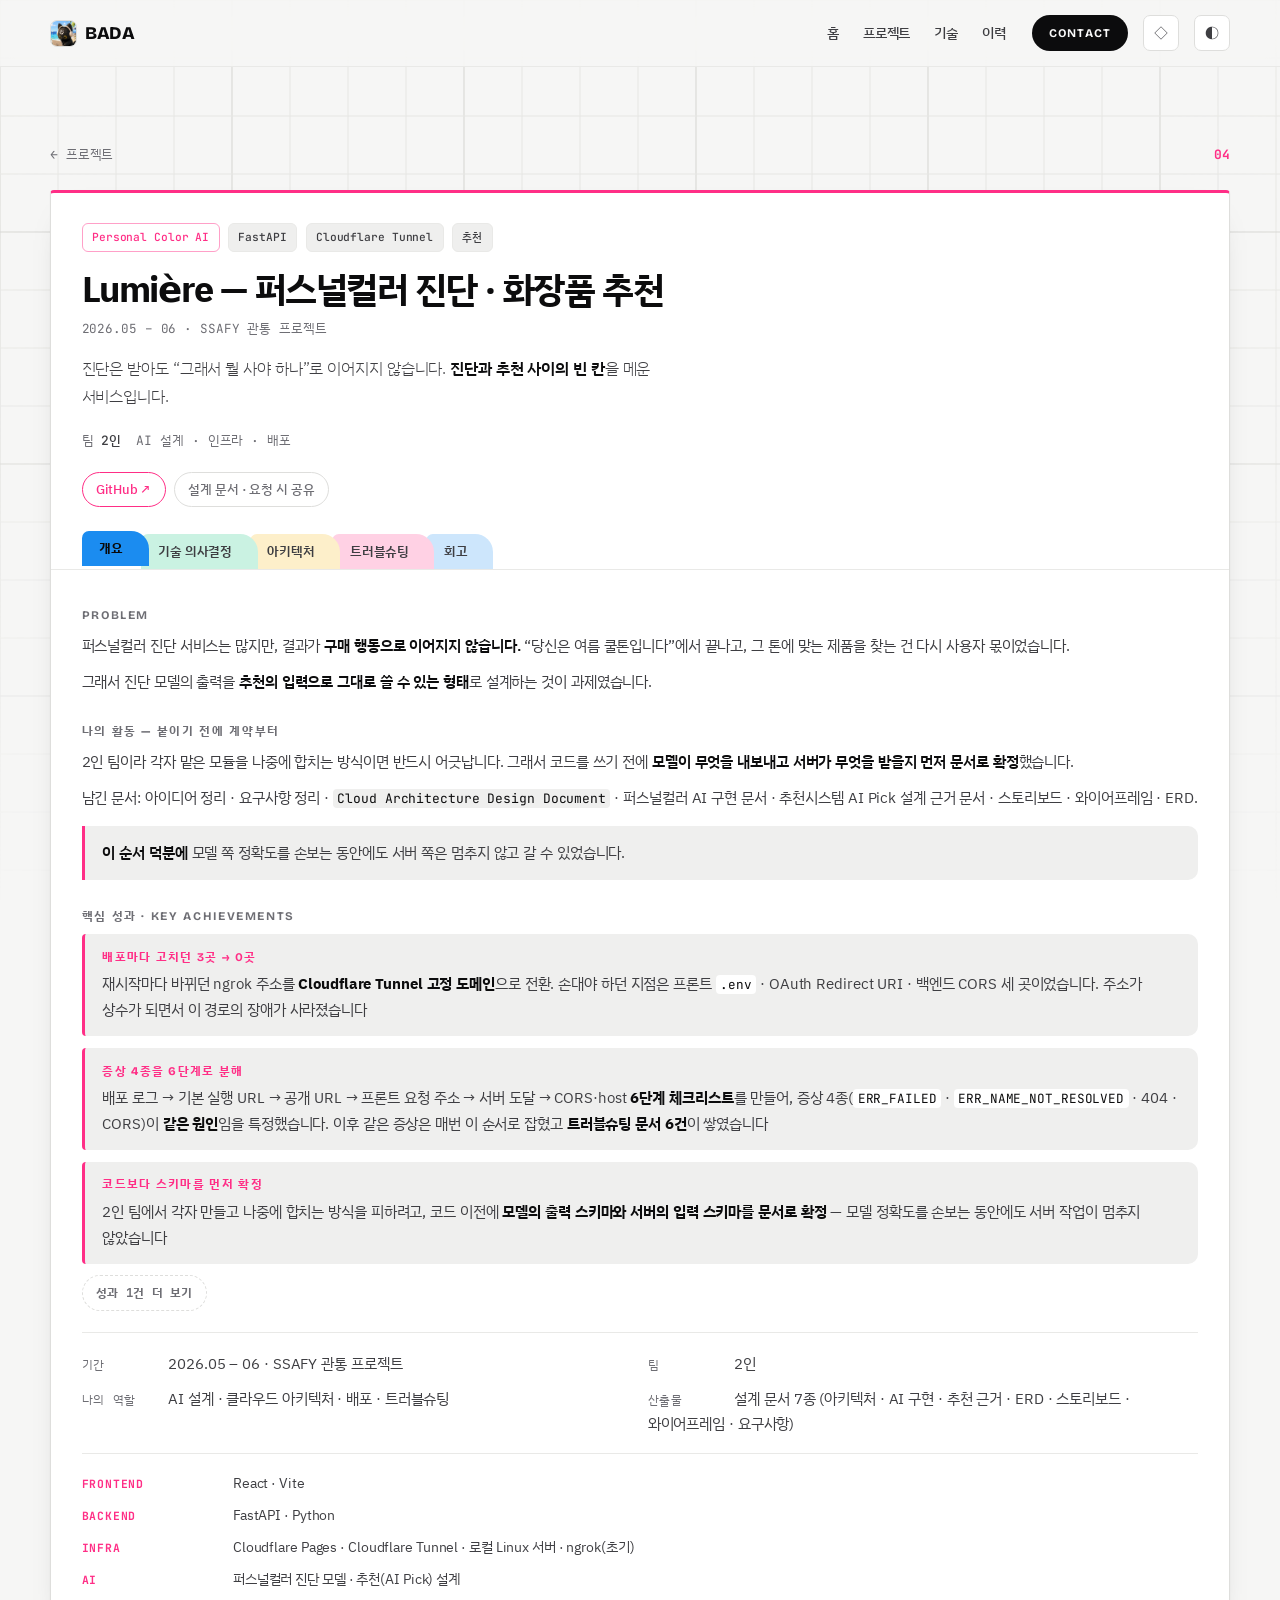
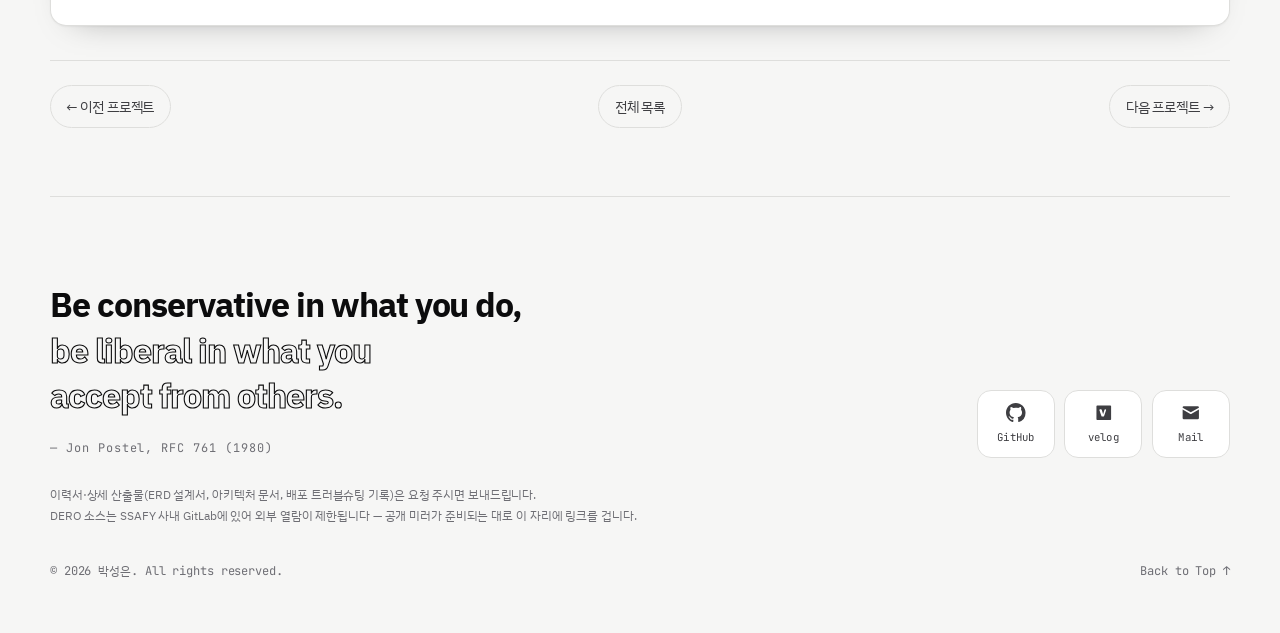
<file: projects/lumiere.html>
<!doctype html>
<html lang="ko">
<head>
<meta charset="utf-8">
<meta name="viewport" content="width=device-width, initial-scale=1, viewport-fit=cover">
<title>Lumière · 박성은</title>
<meta name="description" content="퍼스널컬러 진단을 화장품 추천으로 잇는 서비스. 데이터 계약을 먼저 정한 2인 협업.">
<link rel="icon" href="/assets/avatar.webp">
<link rel="preconnect" href="https://fonts.googleapis.com">
<link rel="preconnect" href="https://fonts.gstatic.com" crossorigin>
<link rel="stylesheet" href="https://fonts.googleapis.com/css2?family=Bricolage+Grotesque:opsz,wght@12..96,500;12..96,700;12..96,800&family=IBM+Plex+Sans+KR:wght@300;400;500;600;700&family=JetBrains+Mono:wght@400;500;700&display=swap">
<link rel="stylesheet" href="/styles.css">
</head>
<body>
<canvas id="bg-grid" aria-hidden="true"></canvas>

<nav class="nav">
  <div class="nav-in">
    <a class="brand" href="/"><img class="brand-av" src="/assets/avatar.webp" alt="" width="26" height="26">BADA</a>
    <div class="nav-links">
      <a href="/">홈</a>
      <a href="/projects" aria-current="page">프로젝트</a>
      <a href="/skills">기술</a>
      <a href="/about">이력</a>
    </div>
    <a class="nav-cta" href="mailto:pppp000310@gmail.com">Contact</a>
    <button class="tt" id="pl" type="button" aria-label="차분한 보기 전환" title="차분한 보기 — 모션과 장식을 끕니다">◇</button>
    <button class="tt" id="tt" type="button" aria-label="라이트/다크 테마 전환">◐</button>
  </div>
</nav>

<section class="wrap sec" id="top" style="--fc:var(--c-pink)">
  <nav class="crumb" aria-label="현재 위치"><a href="/projects">← 프로젝트</a><span class="no">04</span></nav>
  <div class="panel" style="--fc:var(--c-pink)">
    <div class="panel-hd">
      <div class="case-row">
        <span class="tag on">Personal Color AI</span><span class="tag">FastAPI</span><span class="tag">Cloudflare Tunnel</span><span class="tag">추천</span>
      </div>
      <h1>Lumière — 퍼스널컬러 진단 · 화장품 추천</h1>
      <div class="when">2026.05 – 06 · SSAFY 관통 프로젝트</div>
      <p class="sub">진단은 받아도 &ldquo;그래서 뭘 사야 하나&rdquo;로 이어지지 않습니다. <strong>진단과 추천 사이의 빈 칸</strong>을 메운 서비스입니다.</p>
      <div class="facts"><span>팀 <b>2인</b></span><span>AI 설계 · 인프라 · 배포</span></div>
      <div class="links">
        <a class="chiplink" href="https://github.com/bada0310/Lumiere" target="_blank" rel="noopener">GitHub ↗</a>
        <span class="chiplink off">설계 문서 · 요청 시 공유</span>
      </div>
    </div>
    <div class="deep-body">
            <div class="block" data-sec="overview">
        <h4>Problem</h4>
        <p>퍼스널컬러 진단 서비스는 많지만, 결과가 <strong>구매 행동으로 이어지지 않습니다.</strong> &ldquo;당신은 여름 쿨톤입니다&rdquo;에서 끝나고, 그 톤에 맞는 제품을 찾는 건 다시 사용자 몫이었습니다.</p>
        <p>그래서 진단 모델의 출력을 <strong>추천의 입력으로 그대로 쓸 수 있는 형태</strong>로 설계하는 것이 과제였습니다.</p>
      </div>
<div class="block" data-sec="overview">
        <h4>나의 활동 — 붙이기 전에 계약부터</h4>
        <p>2인 팀이라 각자 맡은 모듈을 나중에 합치는 방식이면 반드시 어긋납니다. 그래서 코드를 쓰기 전에 <strong>모델이 무엇을 내보내고 서버가 무엇을 받을지 먼저 문서로 확정</strong>했습니다.</p>
        <p>남긴 문서: 아이디어 정리 · 요구사항 정리 · <code>Cloud Architecture Design Document</code> · 퍼스널컬러 AI 구현 문서 · 추천시스템 AI Pick 설계 근거 문서 · 스토리보드 · 와이어프레임 · ERD.</p>
        <div class="callout" style="margin-top:.8rem"><b>이 순서 덕분에</b> 모델 쪽 정확도를 손보는 동안에도 서버 쪽은 멈추지 않고 갈 수 있었습니다.</div>
      </div>
            <div class="block" data-sec="decision">
        <h4>기술 의사결정</h4>

        <div class="dec">
          <div class="dec-q">Q. 로컬 서버를 왜 굳이 외부에 노출했나          <div class="tbl-scroll" style="margin-top:.8rem">
            <table>
              <thead><tr><th>선택지</th><th>얻는 것</th><th>치르는 것</th><th>판정</th></tr></thead>
              <tbody>
                <tr><td>로컬에서만 개발</td><td>비용 0</td><td>외부 API 콜백을 받을 수 없고 프론트와의 사전 통합 테스트도 불가 — <strong>매번 배포한 뒤에야 확인</strong></td><td class="kill">기각</td></tr>
                <tr><td>클라우드에 올린다</td><td>주소가 고정되고 상시 가동</td><td><strong>2인 프로젝트에서 쓸 수 없는 비용</strong></td><td class="kill">기각</td></tr>
                <tr><td><strong>터널링으로 로컬을 노출</strong></td><td>비용 없이 콜백과 사전 통합 테스트가 성립</td><td>로컬 머신이 꺼지면 서비스도 멈춤 — 데모·검증 단계에서만 성립</td><td><strong>채택</strong></td></tr>
              </tbody>
            </table>
          </div>
</div>
          <p>클라우드 비용을 쓸 수 없는 2인 프로젝트였습니다. 그런데 <strong>로컬에서는 외부 API 콜백을 받을 수 없고</strong>,
             프론트와의 사전 통합 테스트도 불가능해서 <strong>매번 배포한 뒤에야 확인</strong>하는 병목이 있었습니다.</p>
          <p>그래서 터널링을 도입했습니다. 프론트는 Cloudflare에 두고, API Base URL만 터널 주소로 잡아 로컬 백엔드(<code>:8000</code>)로 흘렸습니다.</p>
          <p class="dec-cost"><b>감수한 것</b> 로컬 머신이 꺼지면 서비스도 멈춥니다. 데모·검증 단계에서만 성립하는 구조라는 걸 알고 썼습니다.</p>
        </div>

        <div class="dec fail">
          <div class="dec-q">Q. ngrok에서 Cloudflare Tunnel로 갈아탄 이유          <div class="tbl-scroll" style="margin-top:.8rem">
            <table>
              <thead><tr><th>선택지</th><th>얻는 것</th><th>치르는 것</th><th>판정</th></tr></thead>
              <tbody>
                <tr><td>ngrok 그대로</td><td>붙는 건 가장 빨랐음</td><td>서버를 재시작할 때마다 공개 주소가 바뀜 → <strong>갱신 지점 3곳</strong></td><td class="kill">교체</td></tr>
                <tr><td>체크리스트를 더 꼼꼼히</td><td>도구를 바꾸지 않아도 됨</td><td>세 곳을 사람이 매번 틀리지 않아야 함 — 원인이 아니라 <strong>조심에 기대는 방식</strong></td><td class="kill">기각</td></tr>
                <tr><td><strong>Cloudflare Tunnel 고정 도메인</strong></td><td>주소가 상수가 되어 <strong>갱신 지점 3곳 → 0곳</strong></td><td>로컬 머신이 꺼지면 멈추는 구조는 그대로</td><td><strong>채택</strong></td></tr>
              </tbody>
            </table>
          </div>
</div>
          <p>처음엔 ngrok을 썼습니다. 붙는 건 빨랐는데 <strong>서버를 재시작할 때마다 공개 주소가 바뀌었습니다.</strong>
             주소가 바뀌면 갱신해야 할 곳이 세 군데였습니다.</p>
          <ul class="dec-list">
            <li>프론트엔드 <code>.env</code> 의 <code>REACT_APP_API_URL</code> — 바꾸고 서버 재시작까지</li>
            <li>소셜 로그인 <strong>OAuth Redirect URI</strong> — 카카오·구글 개발자 콘솔에 등록된 주소</li>
            <li>백엔드 <strong>CORS 허용 목록</strong></li>
          </ul>
          <p>하나만 빠뜨려도 <code>net::ERR_FAILED</code> · <code>ERR_NAME_NOT_RESOLVED</code> · 404 · <code>CORS Policy Blocked</code> 중 하나가 났습니다.
             <strong>증상이 네 가지라 원인도 네 가지인 줄 알았는데, 전부 같은 원인이었습니다.</strong></p>
          <p>그래서 <strong>Cloudflare Tunnel 고정 도메인</strong>으로 옮겼습니다. 주소가 상수가 되니 세 군데가 <strong>한 번만 설정하면 되는 값</strong>이 됐습니다.</p>
          <p class="dec-cost"><b>배운 것</b> 휴먼 에러를 줄이는 방법은 &ldquo;조심하기&rdquo;가 아니라 <b>바뀌는 값을 안 바뀌게 만드는 것</b>이었습니다.
             그 전까지는 체크리스트를 더 꼼꼼히 쓰는 쪽으로 해결하려 했습니다.</p>
        </div>

        <div class="dec">
          <div class="dec-q">Q. 2인 팀에서 모델과 서버를 어떻게 나눴나</div>
          <p>둘이서 각자 맡은 걸 만들고 나중에 합치면 반드시 어긋납니다. 그래서 <strong>코드를 쓰기 전에 데이터 계약을 문서로 확정</strong>했습니다 —
             퍼스널컬러 진단 모델이 무엇을 내보내고, 추천 로직이 무엇을 받을지.</p>
          <p class="dec-cost"><b>얻은 것</b> 모델 쪽 정확도를 손보는 동안 서버 쪽이 멈추지 않았습니다.
             <b>치른 것</b> 초반 일주일을 문서에 썼습니다. 2인 6주 일정에서 적지 않은 비중이었고, 당시엔 이게 맞나 싶었습니다.</p>
        </div>

        <div class="dec">
          <div class="dec-q">Q. 빌드와 배포를 왜 나눠서 이해해야 했나</div>
          <p>처음엔 <strong>&ldquo;코드만 올리면 돌아가겠지&rdquo;</strong> 라고 생각했습니다. 그래서 배포 오류가 날 때마다 어디를 봐야 할지 몰랐습니다.</p>
          <p><strong>포장(Build)</strong>은 정적 파일로 압축·최적화, <strong>보내기(Deploy)</strong>는 그걸 Cloudflare에 올리는 단계.
             둘이 <strong>독립</strong>이라는 걸 안 뒤로 오류가 <strong>어느 단계 것인지</strong> 구분됐습니다.</p>
          <p class="dec-cost"><b>남은 것</b> 원시 코드가 그대로 올라가는 게 아니라 <b>통제된 환경에서 최적화된 결과물만</b> 서버에 간다는 감각.
             이후 DERO의 Jenkins 파이프라인을 짤 때 빌드 단계와 전환 단계를 처음부터 분리해 설계한 건 여기서 왔습니다.</p>
        </div>
      </div>
<div class="block" data-sec="overview">
        <h4>핵심 성과 · Key Achievements</h4>
        <ul class="kpi">
<li data-axis="infra"><b>배포마다 고치던 3곳 → 0곳</b> 재시작마다 바뀌던 ngrok 주소를 <strong>Cloudflare Tunnel 고정 도메인</strong>으로 전환. 손대야 하던 지점은 프론트 <code>.env</code> · OAuth Redirect URI · 백엔드 CORS 세 곳이었습니다. 주소가 상수가 되면서 이 경로의 장애가 사라졌습니다</li>
<li data-axis="infra"><b>증상 4종을 6단계로 분해</b> 배포 로그 → 기본 실행 URL → 공개 URL → 프론트 요청 주소 → 서버 도달 → CORS·host
              <strong>6단계 체크리스트</strong>를 만들어, 증상 4종(<code>ERR_FAILED</code> · <code>ERR_NAME_NOT_RESOLVED</code> · 404 · CORS)이
              <strong>같은 원인</strong>임을 특정했습니다. 이후 같은 증상은 매번 이 순서로 잡혔고 <strong>트러블슈팅 문서 6건</strong>이 쌓였습니다</li>
<li data-axis="pm product"><b>코드보다 스키마를 먼저 확정</b> 2인 팀에서 각자 만들고 나중에 합치는 방식을 피하려고,
              코드 이전에 <strong>모델의 출력 스키마와 서버의 입력 스키마를 문서로 확정</strong> —
              모델 정확도를 손보는 동안에도 서버 작업이 멈추지 않았습니다</li>
</ul>
        <details class="kpi-more">
          <summary>성과 1건 더 보기</summary>
          <ul class="kpi">
<li data-axis="infra"><b>빌드와 배포의 분리</b> &lsquo;포장(Build)&rsquo;과 &lsquo;보내기(Deploy)&rsquo;가 독립 단계임을 정리해 오류가 어느 단계 것인지 구분 가능해졌고,
              이 구분이 이후 <strong>DERO의 Jenkins 파이프라인 설계</strong>로 이어졌습니다</li>
          </ul>
        </details>
        <div class="meta2">
          <div><span class="meta2-k">기간</span>2026.05 – 06 · SSAFY 관통 프로젝트</div>
          <div><span class="meta2-k">팀</span>2인</div>
          <div><span class="meta2-k">나의 역할</span>AI 설계 · 클라우드 아키텍처 · 배포 · 트러블슈팅</div>
          <div><span class="meta2-k">산출물</span>설계 문서 7종 (아키텍처 · AI 구현 · 추천 근거 · ERD · 스토리보드 · 와이어프레임 · 요구사항)</div>
        </div>
        <div class="stack2">
          <div><span class="stack2-k">Frontend</span>React · Vite</div>
          <div><span class="stack2-k">Backend</span>FastAPI · Python</div>
          <div><span class="stack2-k">Infra</span>Cloudflare Pages · Cloudflare Tunnel · 로컬 Linux 서버 · ngrok(초기)</div>
          <div><span class="stack2-k">AI</span>퍼스널컬러 진단 모델 · 추천(AI Pick) 설계</div>
        </div>
      </div>
      <div class="block" data-sec="arch">
        <h4>Architecture</h4>
        <figure class="dgm pic">
          <img src="/assets/lumiere-arch.webp" alt="Lumière 배포 구성도. 사용자가 HTTPS로 Cloudflare(DNS · SSL · 보안 및 캐싱 · 라우팅)를 거쳐 정적 파일을 주는 Frontend와 REST API를 주는 Backend로 갈라지고, 둘은 JSON으로 주고받으며 Backend는 SQLite DB를 읽고 쓴다." loading="lazy" decoding="async">
          <figcaption><b>배포 구성</b> — 엣지는 Cloudflare에 맡기고 서비스는 로컬 서버 뒤에 두었다. 감수한 것 — 비용 제약으로 최종 시연은 클라우드가 아니라 로컬 dist 빌드 기반으로 진행했다. 발표자료 · 기술 스택 및 협업 방식.</figcaption>
        </figure>
        <pre class="flow">[엣지]  Cloudflare — DNS · TLS · 캐시 · <b>Tunnel</b>
[프론트] Vite  localhost:5173
[백엔드] FastAPI  127.0.0.1:8000
[서버]  로컬 Linux 머신 (상시 구동)</pre>
        <p style="margin-top:.7rem;font-size:.86rem;color:var(--muted)">클라우드 비용 없이 공개 주소를 확보해야 했습니다. 로컬 서버를 두고 Cloudflare Tunnel로 끌어냈습니다.</p>
      </div>
      <div class="block" data-sec="trouble">
        <h4>Troubleshooting — 주소가 바뀔 때마다 연동이 끊겼다</h4>
        <div class="ts">
          <div class="ts-row"><div class="ts-k">증상</div><div class="ts-v">배포할 때마다 프론트에서 <code>net::ERR_FAILED</code> · <code>ERR_NAME_NOT_RESOLVED</code> · 404 · CORS가 번갈아 났습니다.</div></div>
          <div class="ts-row wrong"><div class="ts-k">처음 가설</div><div class="ts-v">CORS 설정 문제로만 봤습니다. <b>틀렸습니다</b> — CORS는 네 증상 중 하나였을 뿐이고, 넷 다 원인이 같았습니다.</div></div>
          <div class="ts-row"><div class="ts-k">실제 원인</div><div class="ts-v">ngrok의 <strong>공개 주소가 재시작마다 바뀌는 것</strong>이 근본 원인이었습니다. 주소가 바뀌면 갱신해야 할 곳이 <strong>세 군데</strong>인데 하나씩 빠뜨리고 있었습니다.</div></div>
          <div class="ts-row"><div class="ts-k">어떻게 찾았나</div><div class="ts-v">장애 1차 대응 6단계를 만들어 위에서 아래로 훑었습니다 — 배포 로그 → 기본 실행 URL → 공개 URL → 프론트 요청 주소(F12 Network) → 서버 도달(상태코드) → CORS · host.</div></div>
          <div class="ts-row"><div class="ts-k">해결</div><div class="ts-v"><strong>Cloudflare Tunnel 고정 도메인</strong>으로 전환. 주소가 상수가 되니 갱신 지점 세 군데(프론트 <code>.env</code> · OAuth Redirect URI · 백엔드 CORS 허용목록)가 한 번만 설정하면 되는 값이 됐습니다.</div></div>
          <div class="ts-row"><div class="ts-k">배운 것</div><div class="ts-v">증상이 네 가지라고 원인이 네 가지는 아닙니다. <strong>바뀌는 값을 고정값으로 만드는 것</strong>이 네 증상을 한 번에 없앴습니다.</div></div>
        </div>
      </div>
      <div class="block" data-sec="retro">
        <h4>Retrospective</h4>
        <div class="retro">
          <div><span>배운 점</span><p><strong>빌드(포장)와 배포(보내기)는 다른 일</strong>이라는 걸 여기서 몸으로 배웠습니다. 빌드가 됐는데 안 열리는 상황을 겪고 나서야 구분이 생겼습니다.</p></div>
          <div><span>다음에는</span><p>외부 터널을 쓸 때 <strong>주소를 먼저 고정</strong>하고 개발을 시작합니다. 임시 주소로 시작하면 갱신 지점이 늘어나기만 합니다.</p></div>
        </div>
      </div>
    </div>
  </div>
  <nav class="pager">
    <a href="/projects/aws">← 이전 프로젝트</a>
    <a href="/projects">전체 목록</a>
    <a href="/projects/quiz">다음 프로젝트 →</a>
  </nav>
</section>

<!-- ══════════  FOOT  ══════════ -->
<footer class="wrap foot" id="contact">
  <div class="foot-grid">
    <div>
      <h2 class="foot-quote">Be conservative in what you do,<em>be liberal in what you accept from others.</em></h2>
        <p class="foot-law">&mdash; Jon Postel, RFC 761 (1980)</p>
    </div>
    <div class="socials">
      <a href="https://github.com/bada0310" target="_blank" rel="noopener" aria-label="GitHub">
        <svg viewBox="0 0 16 16" aria-hidden="true"><path d="M8 0C3.58 0 0 3.58 0 8c0 3.54 2.29 6.53 5.47 7.59.4.07.55-.17.55-.38 0-.19-.01-.82-.01-1.49-2.01.37-2.53-.49-2.69-.94-.09-.23-.48-.94-.82-1.13-.28-.15-.68-.52-.01-.53.63-.01 1.08.58 1.23.82.72 1.21 1.87.87 2.33.66.07-.52.28-.87.51-1.07-1.78-.2-3.64-.89-3.64-3.95 0-.87.31-1.59.82-2.15-.08-.2-.36-1.02.08-2.12 0 0 .67-.21 2.2.82a7.4 7.4 0 0 1 2-.27c.68 0 1.36.09 2 .27 1.53-1.04 2.2-.82 2.2-.82.44 1.1.16 1.92.08 2.12.51.56.82 1.27.82 2.15 0 3.07-1.87 3.75-3.65 3.95.29.25.54.73.54 1.48 0 1.07-.01 1.93-.01 2.2 0 .21.15.46.55.38A8.01 8.01 0 0 0 16 8c0-4.42-3.58-8-8-8Z"/></svg>
        <span>GitHub</span>
      </a>
      <a href="https://velog.io/@sungeun0310/posts" target="_blank" rel="noopener" aria-label="기술 블로그">
        <svg viewBox="0 0 24 24" aria-hidden="true"><path d="M4 3h16a1 1 0 0 1 1 1v16a1 1 0 0 1-1 1H4a1 1 0 0 1-1-1V4a1 1 0 0 1 1-1Zm3.6 4.6c-.6 0-1 .4-1 .9 0 .2 0 .3.1.5l2.4 7c.2.5.5.7 1 .7h1.3c.5 0 .8-.2 1-.7l2.4-7c0-.2.1-.3.1-.5 0-.5-.4-.9-1-.9s-.9.3-1 .8l-1.7 5.4-1.7-5.4c-.1-.5-.4-.8-1-.8Z"/></svg>
        <span>velog</span>
      </a>
      <a href="mailto:pppp000310@gmail.com" aria-label="메일 보내기 — pppp000310@gmail.com" title="pppp000310@gmail.com">
        <svg viewBox="0 0 24 24" aria-hidden="true"><path d="M2 5.5A1.5 1.5 0 0 1 3.5 4h17A1.5 1.5 0 0 1 22 5.5v.3l-10 5.7L2 5.8v-.3Zm0 2.6V18.5A1.5 1.5 0 0 0 3.5 20h17a1.5 1.5 0 0 0 1.5-1.5V8.1l-9.5 5.4a1 1 0 0 1-1 0L2 8.1Z"/></svg>
        <span>Mail</span>
      </a>
    </div>
  </div>

  <p class="fine">
    이력서·상세 산출물(ERD 설계서, 아키텍처 문서, 배포 트러블슈팅 기록)은 요청 주시면 보내드립니다.<br>
    DERO 소스는 SSAFY 사내 GitLab에 있어 외부 열람이 제한됩니다 — 공개 미러가 준비되는 대로 이 자리에 링크를 겁니다.
  </p>

  <div class="copy">
    <span>© 2026 박성은. All rights reserved.</span>
    <a href="#top">Back to Top ↑</a>
  </div>
</footer>

<script src="/app.js"></script>
</body>
</html>
</file>
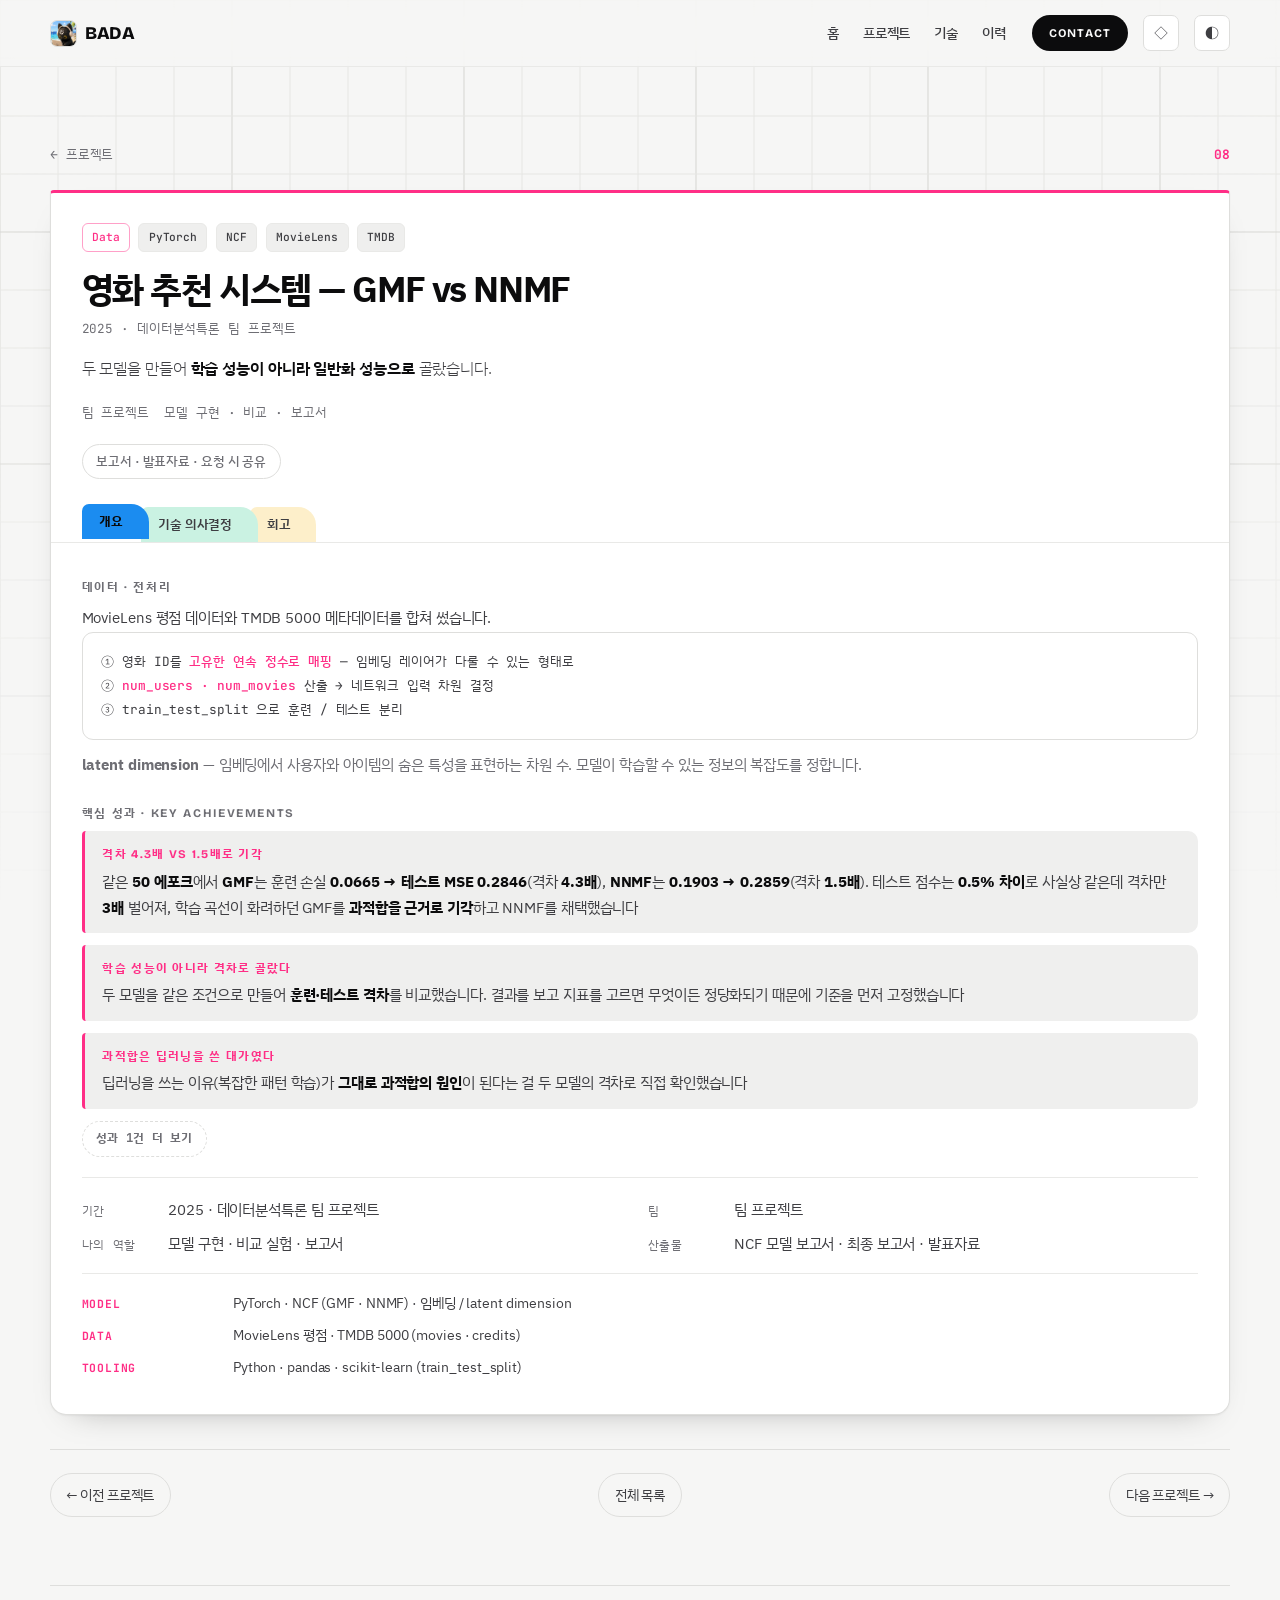
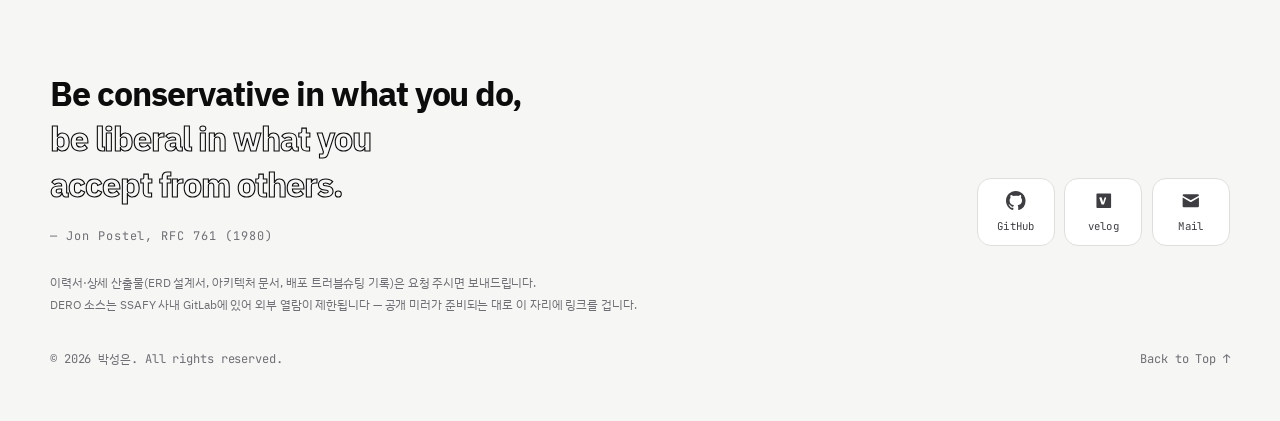
<file: projects/movierec.html>
<!doctype html>
<html lang="ko">
<head>
<meta charset="utf-8">
<meta name="viewport" content="width=device-width, initial-scale=1, viewport-fit=cover">
<title>영화 추천 시스템 (NCF) · 박성은</title>
<meta name="description" content="GMF와 NNMF를 비교해 과적합을 근거로 모델을 고른 추천 시스템 프로젝트.">
<link rel="icon" href="/assets/avatar.webp">
<link rel="preconnect" href="https://fonts.googleapis.com">
<link rel="preconnect" href="https://fonts.gstatic.com" crossorigin>
<link rel="stylesheet" href="https://fonts.googleapis.com/css2?family=Bricolage+Grotesque:opsz,wght@12..96,500;12..96,700;12..96,800&family=IBM+Plex+Sans+KR:wght@300;400;500;600;700&family=JetBrains+Mono:wght@400;500;700&display=swap">
<link rel="stylesheet" href="/styles.css">
</head>
<body>
<canvas id="bg-grid" aria-hidden="true"></canvas>

<nav class="nav">
  <div class="nav-in">
    <a class="brand" href="/"><img class="brand-av" src="/assets/avatar.webp" alt="" width="26" height="26">BADA</a>
    <div class="nav-links">
      <a href="/">홈</a>
      <a href="/projects" aria-current="page">프로젝트</a>
      <a href="/skills">기술</a>
      <a href="/about">이력</a>
    </div>
    <a class="nav-cta" href="mailto:pppp000310@gmail.com">Contact</a>
    <button class="tt" id="pl" type="button" aria-label="차분한 보기 전환" title="차분한 보기 — 모션과 장식을 끕니다">◇</button>
    <button class="tt" id="tt" type="button" aria-label="라이트/다크 테마 전환">◐</button>
  </div>
</nav>

<section class="wrap sec" id="top" style="--fc:var(--c-pink)">
  <nav class="crumb" aria-label="현재 위치"><a href="/projects">← 프로젝트</a><span class="no">08</span></nav>
  <div class="panel" style="--fc:var(--c-pink)">
    <div class="panel-hd">
      <div class="case-row">
        <span class="tag on">Data</span><span class="tag">PyTorch</span><span class="tag">NCF</span><span class="tag">MovieLens</span><span class="tag">TMDB</span>
      </div>
      <h1>영화 추천 시스템 — GMF vs NNMF</h1>
      <div class="when">2025 · 데이터분석특론 팀 프로젝트</div>
      <p class="sub">두 모델을 만들어 <strong>학습 성능이 아니라 일반화 성능으로</strong> 골랐습니다.</p>
      <div class="facts"><span>팀 프로젝트</span><span>모델 구현 · 비교 · 보고서</span></div>
      <div class="links"><span class="chiplink off">보고서 · 발표자료 · 요청 시 공유</span></div>
    </div>
    <div class="deep-body">
            <div class="block" data-sec="overview">
        <h4>데이터 · 전처리</h4>
        <p>MovieLens 평점 데이터와 TMDB 5000 메타데이터를 합쳐 썼습니다.</p>
        <pre class="flow">① 영화 ID를 <b>고유한 연속 정수로 매핑</b> — 임베딩 레이어가 다룰 수 있는 형태로
② <b>num_users · num_movies</b> 산출 → 네트워크 입력 차원 결정
③ train_test_split 으로 훈련 / 테스트 분리</pre>
        <p style="margin-top:.7rem;font-size:.86rem;color:var(--muted)"><b>latent dimension</b> — 임베딩에서 사용자와 아이템의 숨은 특성을 표현하는 차원 수. 모델이 학습할 수 있는 정보의 복잡도를 정합니다.</p>
      </div>
<div class="block" data-sec="overview">
        <h4>핵심 성과 · Key Achievements</h4>
        <ul class="kpi">
<li data-axis="data"><b>격차 4.3배 vs 1.5배로 기각</b> 같은 <strong>50 에포크</strong>에서
              <strong>GMF</strong>는 훈련 손실 <strong>0.0665 &rarr; 테스트 MSE 0.2846</strong>(격차 <strong>4.3배</strong>),
              <strong>NNMF</strong>는 <strong>0.1903 &rarr; 0.2859</strong>(격차 <strong>1.5배</strong>).
              테스트 점수는 <strong>0.5% 차이</strong>로 사실상 같은데 격차만 <strong>3배</strong> 벌어져,
              학습 곡선이 화려하던 GMF를 <strong>과적합을 근거로 기각</strong>하고 NNMF를 채택했습니다</li>
<li data-axis="data pm"><b>학습 성능이 아니라 격차로 골랐다</b> 두 모델을 같은 조건으로 만들어 <strong>훈련·테스트 격차</strong>를 비교했습니다. 결과를 보고 지표를 고르면 무엇이든 정당화되기 때문에 기준을 먼저 고정했습니다</li>
<li data-axis="data"><b>과적합은 딥러닝을 쓴 대가였다</b> 딥러닝을 쓰는 이유(복잡한 패턴 학습)가 <strong>그대로 과적합의 원인</strong>이 된다는 걸
              두 모델의 격차로 직접 확인했습니다</li>
</ul>
        <details class="kpi-more">
          <summary>성과 1건 더 보기</summary>
          <ul class="kpi">
<li data-axis="data"><b>ID를 연속 정수로 재매핑</b> 영화 ID를 <strong>고유한 연속 정수로 매핑</strong>해 임베딩이 다룰 수 있는 형태로 바꾸고,
              <code>num_users</code> · <code>num_movies</code> 로 입력 차원을 산출한 뒤 훈련/테스트를 분리했습니다</li>
          </ul>
        </details>
        <div class="meta2">
          <div><span class="meta2-k">기간</span>2025 · 데이터분석특론 팀 프로젝트</div>
          <div><span class="meta2-k">팀</span>팀 프로젝트</div>
          <div><span class="meta2-k">나의 역할</span>모델 구현 · 비교 실험 · 보고서</div>
          <div><span class="meta2-k">산출물</span>NCF 모델 보고서 · 최종 보고서 · 발표자료</div>
        </div>
        <div class="stack2">
          <div><span class="stack2-k">Model</span>PyTorch · NCF (GMF · NNMF) · 임베딩 / latent dimension</div>
          <div><span class="stack2-k">Data</span>MovieLens 평점 · TMDB 5000 (movies · credits)</div>
          <div><span class="stack2-k">Tooling</span>Python · pandas · scikit-learn (train_test_split)</div>
        </div>
      </div>
      <div class="block" data-sec="decision">
        <h4>기술 의사결정</h4>
          <div class="dec"><div class="dec-q">Q. 두 모델을 왜 나란히 세웠나 — 하나만 잘 만들면 되는데</div>
        <div class="tbl-scroll">
          <table>
            <thead><tr><th>모델</th><th>구조</th><th>학습 성능</th><th>테스트와의 격차</th><th>판정</th></tr></thead>
            <tbody>
              <tr><td>GMF</td><td>사용자 · 아이템 잠재 특성을 <strong>선형 결합</strong></td><td>매우 좋음</td><td><strong>큼</strong></td><td class="kill">과적합 — 기각</td></tr>
              <tr><td>NNMF</td><td>심층 신경망으로 <strong>비선형 결합</strong></td><td>GMF보다 낮음</td><td><strong>작음</strong></td><td><strong>채택</strong></td></tr>
            </tbody>
          </table>
        </div>
        <p class="dec-win"><b>성과</b>학습 곡선이 아니라 <strong>훈련·테스트 격차</strong>를 기준으로 삼아 NNMF를 채택했습니다.</p><p style="margin-top:.8rem">GMF는 훈련 데이터에 너무 잘 맞아서 새 데이터로 일반화되지 않았습니다. NNMF는 학습 곡선은 덜 화려했지만 테스트와의 격차가 작았습니다.</p>
        <div class="callout" style="margin-top:.8rem"><b>학습 그래프가 예쁜 쪽을 고르지 않았습니다.</b> 훈련 성능과 테스트 성능의 <b>차이</b>를 판정 기준으로 놓으니 선택이 분명해졌습니다.</div></div>
      </div>
      <div class="block" data-sec="retro">
        <h4>Retrospective</h4>
        <div class="retro">
          <div><span>배운 점</span><p>딥러닝을 쓰는 이유는 &ldquo;복잡한 패턴을 학습할 수 있어서&rdquo;인데, <strong>그 능력이 그대로 과적합의 원인</strong>이 됩니다. 표현력과 일반화는 맞바꾸는 관계였습니다.</p></div>
          <div><span>다음에는</span><p>모델을 비교할 때 <strong>평가 지표를 먼저 정하고</strong> 학습을 시작합니다. 결과를 보고 지표를 고르면 무엇이든 정당화됩니다.</p></div>
        </div>
      </div>
    </div>
  </div>
  <nav class="pager">
    <a href="/projects/pawlice">← 이전 프로젝트</a>
    <a href="/projects">전체 목록</a>
    <a href="/projects/chada">다음 프로젝트 →</a>
  </nav>
</section>

<!-- ══════════  FOOT  ══════════ -->
<footer class="wrap foot" id="contact">
  <div class="foot-grid">
    <div>
      <h2 class="foot-quote">Be conservative in what you do,<em>be liberal in what you accept from others.</em></h2>
        <p class="foot-law">&mdash; Jon Postel, RFC 761 (1980)</p>
    </div>
    <div class="socials">
      <a href="https://github.com/bada0310" target="_blank" rel="noopener" aria-label="GitHub">
        <svg viewBox="0 0 16 16" aria-hidden="true"><path d="M8 0C3.58 0 0 3.58 0 8c0 3.54 2.29 6.53 5.47 7.59.4.07.55-.17.55-.38 0-.19-.01-.82-.01-1.49-2.01.37-2.53-.49-2.69-.94-.09-.23-.48-.94-.82-1.13-.28-.15-.68-.52-.01-.53.63-.01 1.08.58 1.23.82.72 1.21 1.87.87 2.33.66.07-.52.28-.87.51-1.07-1.78-.2-3.64-.89-3.64-3.95 0-.87.31-1.59.82-2.15-.08-.2-.36-1.02.08-2.12 0 0 .67-.21 2.2.82a7.4 7.4 0 0 1 2-.27c.68 0 1.36.09 2 .27 1.53-1.04 2.2-.82 2.2-.82.44 1.1.16 1.92.08 2.12.51.56.82 1.27.82 2.15 0 3.07-1.87 3.75-3.65 3.95.29.25.54.73.54 1.48 0 1.07-.01 1.93-.01 2.2 0 .21.15.46.55.38A8.01 8.01 0 0 0 16 8c0-4.42-3.58-8-8-8Z"/></svg>
        <span>GitHub</span>
      </a>
      <a href="https://velog.io/@sungeun0310/posts" target="_blank" rel="noopener" aria-label="기술 블로그">
        <svg viewBox="0 0 24 24" aria-hidden="true"><path d="M4 3h16a1 1 0 0 1 1 1v16a1 1 0 0 1-1 1H4a1 1 0 0 1-1-1V4a1 1 0 0 1 1-1Zm3.6 4.6c-.6 0-1 .4-1 .9 0 .2 0 .3.1.5l2.4 7c.2.5.5.7 1 .7h1.3c.5 0 .8-.2 1-.7l2.4-7c0-.2.1-.3.1-.5 0-.5-.4-.9-1-.9s-.9.3-1 .8l-1.7 5.4-1.7-5.4c-.1-.5-.4-.8-1-.8Z"/></svg>
        <span>velog</span>
      </a>
      <a href="mailto:pppp000310@gmail.com" aria-label="메일 보내기 — pppp000310@gmail.com" title="pppp000310@gmail.com">
        <svg viewBox="0 0 24 24" aria-hidden="true"><path d="M2 5.5A1.5 1.5 0 0 1 3.5 4h17A1.5 1.5 0 0 1 22 5.5v.3l-10 5.7L2 5.8v-.3Zm0 2.6V18.5A1.5 1.5 0 0 0 3.5 20h17a1.5 1.5 0 0 0 1.5-1.5V8.1l-9.5 5.4a1 1 0 0 1-1 0L2 8.1Z"/></svg>
        <span>Mail</span>
      </a>
    </div>
  </div>

  <p class="fine">
    이력서·상세 산출물(ERD 설계서, 아키텍처 문서, 배포 트러블슈팅 기록)은 요청 주시면 보내드립니다.<br>
    DERO 소스는 SSAFY 사내 GitLab에 있어 외부 열람이 제한됩니다 — 공개 미러가 준비되는 대로 이 자리에 링크를 겁니다.
  </p>

  <div class="copy">
    <span>© 2026 박성은. All rights reserved.</span>
    <a href="#top">Back to Top ↑</a>
  </div>
</footer>

<script src="/app.js"></script>
</body>
</html>
</file>
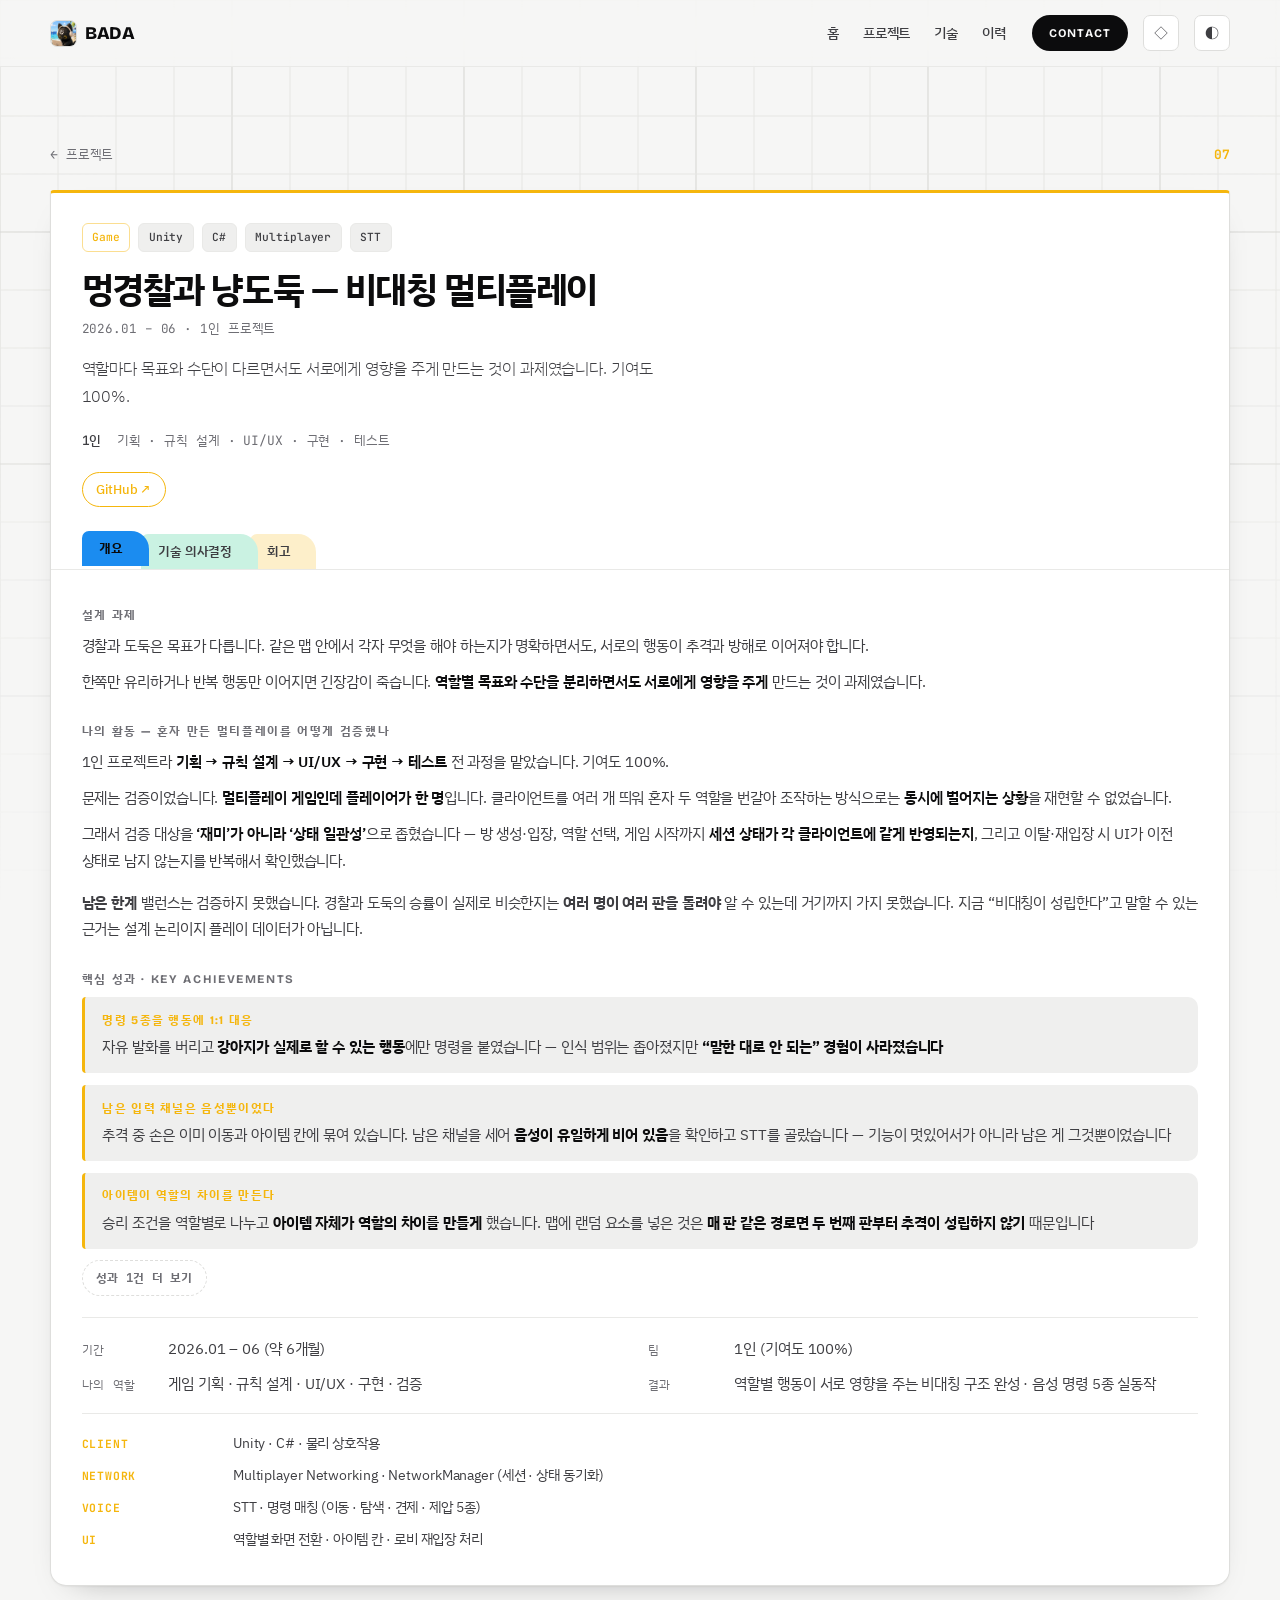
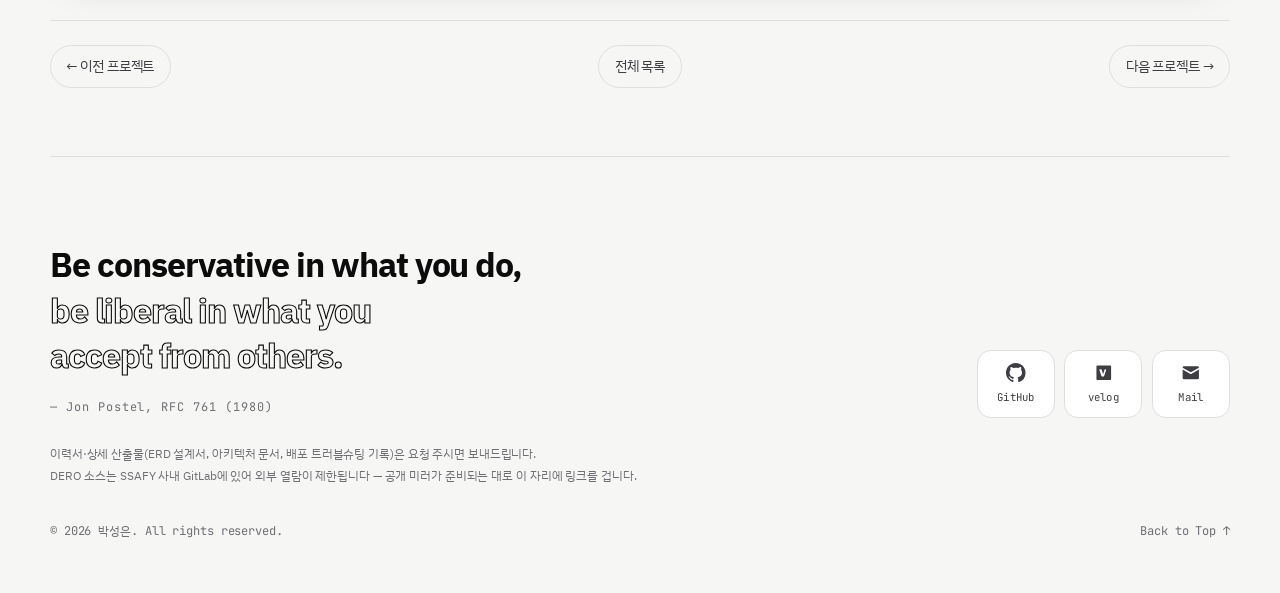
<file: projects/pawlice.html>
<!doctype html>
<html lang="ko">
<head>
<meta charset="utf-8">
<meta name="viewport" content="width=device-width, initial-scale=1, viewport-fit=cover">
<title>멍경찰과 냥도둑 · 박성은</title>
<meta name="description" content="비대칭 멀티플레이 게임. 손이 묶인 상황에서 음성(STT)을 유일한 입력 채널로 설계.">
<link rel="icon" href="/assets/avatar.webp">
<link rel="preconnect" href="https://fonts.googleapis.com">
<link rel="preconnect" href="https://fonts.gstatic.com" crossorigin>
<link rel="stylesheet" href="https://fonts.googleapis.com/css2?family=Bricolage+Grotesque:opsz,wght@12..96,500;12..96,700;12..96,800&family=IBM+Plex+Sans+KR:wght@300;400;500;600;700&family=JetBrains+Mono:wght@400;500;700&display=swap">
<link rel="stylesheet" href="/styles.css">
</head>
<body>
<canvas id="bg-grid" aria-hidden="true"></canvas>

<nav class="nav">
  <div class="nav-in">
    <a class="brand" href="/"><img class="brand-av" src="/assets/avatar.webp" alt="" width="26" height="26">BADA</a>
    <div class="nav-links">
      <a href="/">홈</a>
      <a href="/projects" aria-current="page">프로젝트</a>
      <a href="/skills">기술</a>
      <a href="/about">이력</a>
    </div>
    <a class="nav-cta" href="mailto:pppp000310@gmail.com">Contact</a>
    <button class="tt" id="pl" type="button" aria-label="차분한 보기 전환" title="차분한 보기 — 모션과 장식을 끕니다">◇</button>
    <button class="tt" id="tt" type="button" aria-label="라이트/다크 테마 전환">◐</button>
  </div>
</nav>

<section class="wrap sec" id="top" style="--fc:var(--c-yellow)">
  <nav class="crumb" aria-label="현재 위치"><a href="/projects">← 프로젝트</a><span class="no">07</span></nav>
  <div class="panel" style="--fc:var(--c-yellow)">
    <div class="panel-hd">
      <div class="case-row">
        <span class="tag on">Game</span><span class="tag">Unity</span><span class="tag">C#</span><span class="tag">Multiplayer</span><span class="tag">STT</span>
      </div>
      <h1>멍경찰과 냥도둑 — 비대칭 멀티플레이</h1>
      <div class="when">2026.01 – 06 · 1인 프로젝트</div>
      <p class="sub">역할마다 목표와 수단이 다르면서도 서로에게 영향을 주게 만드는 것이 과제였습니다. 기여도 100%.</p>
      <div class="facts"><span><b>1인</b></span><span>기획 · 규칙 설계 · UI/UX · 구현 · 테스트</span></div>
      <div class="links"><a class="chiplink" href="https://github.com/bada0310/PawliceAndPurrglar" target="_blank" rel="noopener">GitHub ↗</a></div>
    </div>
    <div class="deep-body">
            <div class="block" data-sec="overview">
        <h4>설계 과제</h4>
        <p>경찰과 도둑은 목표가 다릅니다. 같은 맵 안에서 각자 무엇을 해야 하는지가 명확하면서도, 서로의 행동이 추격과 방해로 이어져야 합니다.</p>
        <p>한쪽만 유리하거나 반복 행동만 이어지면 긴장감이 죽습니다. <strong>역할별 목표와 수단을 분리하면서도 서로에게 영향을 주게</strong> 만드는 것이 과제였습니다.</p>
      </div>
<div class="block" data-sec="overview">
        <h4>나의 활동 — 혼자 만든 멀티플레이를 어떻게 검증했나</h4>
        <p>1인 프로젝트라 <strong>기획 → 규칙 설계 → UI/UX → 구현 → 테스트</strong> 전 과정을 맡았습니다. 기여도 100%.</p>
        <p>문제는 검증이었습니다. <strong>멀티플레이 게임인데 플레이어가 한 명</strong>입니다.
           클라이언트를 여러 개 띄워 혼자 두 역할을 번갈아 조작하는 방식으로는 <strong>동시에 벌어지는 상황</strong>을 재현할 수 없었습니다.</p>
        <p>그래서 검증 대상을 <strong>&lsquo;재미&rsquo;가 아니라 &lsquo;상태 일관성&rsquo;</strong>으로 좁혔습니다 —
           방 생성·입장, 역할 선택, 게임 시작까지 <strong>세션 상태가 각 클라이언트에 같게 반영되는지</strong>,
           그리고 이탈·재입장 시 UI가 이전 상태로 남지 않는지를 반복해서 확인했습니다.</p>
        <p class="dec-cost" style="margin-top:.9rem"><b>남은 한계</b> 밸런스는 검증하지 못했습니다.
          경찰과 도둑의 승률이 실제로 비슷한지는 <b>여러 명이 여러 판을 돌려야</b> 알 수 있는데 거기까지 가지 못했습니다.
          지금 &ldquo;비대칭이 성립한다&rdquo;고 말할 수 있는 근거는 설계 논리이지 플레이 데이터가 아닙니다.</p>
      </div>
            <div class="block" data-sec="overview">
        <h4>핵심 성과 · Key Achievements</h4>
        <ul class="kpi">
<li data-axis="fe product"><b>명령 5종을 행동에 1:1 대응</b> 자유 발화를 버리고 <strong>강아지가 실제로 할 수 있는 행동</strong>에만 명령을 붙였습니다 — 인식 범위는 좁아졌지만 <strong>“말한 대로 안 되는” 경험이 사라졌습니다</strong></li>
<li data-axis="fe product"><b>남은 입력 채널은 음성뿐이었다</b> 추격 중 손은 이미 이동과 아이템 칸에 묶여 있습니다.
              남은 채널을 세어 <strong>음성이 유일하게 비어 있음</strong>을 확인하고 STT를 골랐습니다 — 기능이 멋있어서가 아니라 남은 게 그것뿐이었습니다</li>
<li data-axis="fe product"><b>아이템이 역할의 차이를 만든다</b> 승리 조건을 역할별로 나누고 <strong>아이템 자체가 역할의 차이를 만들게</strong> 했습니다.
              맵에 랜덤 요소를 넣은 것은 <strong>매 판 같은 경로면 두 번째 판부터 추격이 성립하지 않기</strong> 때문입니다</li>
</ul>
        <details class="kpi-more">
          <summary>성과 1건 더 보기</summary>
          <ul class="kpi">
<li data-axis="pm"><b>1인 검증 전략</b> 플레이어가 한 명이라 검증 대상을 &lsquo;재미&rsquo;가 아니라 <strong>&lsquo;상태 일관성&rsquo;</strong>으로 좁혔습니다 —
              방 생성·입장·역할 선택의 동기화, 이탈·재입장 시 UI 잔존 여부</li>
          </ul>
        </details>
        <div class="meta2">
          <div><span class="meta2-k">기간</span>2026.01 – 06 (약 6개월)</div>
          <div><span class="meta2-k">팀</span>1인 (기여도 100%)</div>
          <div><span class="meta2-k">나의 역할</span>게임 기획 · 규칙 설계 · UI/UX · 구현 · 검증</div>
          <div><span class="meta2-k">결과</span>역할별 행동이 서로 영향을 주는 비대칭 구조 완성 · 음성 명령 5종 실동작</div>
        </div>
        <div class="stack2">
          <div><span class="stack2-k">Client</span>Unity · C# · 물리 상호작용</div>
          <div><span class="stack2-k">Network</span>Multiplayer Networking · NetworkManager (세션 · 상태 동기화)</div>
          <div><span class="stack2-k">Voice</span>STT · 명령 매칭 (이동 · 탐색 · 견제 · 제압 5종)</div>
          <div><span class="stack2-k">UI</span>역할별 화면 전환 · 아이템 칸 · 로비 재입장 처리</div>
        </div>
      </div>
<div class="block" data-sec="decision">
        <h4>Design Decisions</h4>
        <div class="tbl-scroll">
          <table>
            <thead><tr><th>결정한 것</th><th>고른 것</th><th>기각한 것</th><th>사유 · 감수한 것</th></tr></thead>
            <tbody>
              <tr><td>동물 조작 입력</td><td><strong>음성(STT) → 명령 매칭 → 행동</strong><br>5종 고정 세트</td><td class="kill">① 키 / 버튼 조작<br>② 자유 발화 LLM 대화</td><td>추격 중 손은 이미 이동과 아이템 칸에 묶여 있습니다. 키를 하나 더 늘리면 조작이 무너집니다. <strong>음성은 손을 쓰지 않는 유일한 입력 채널</strong>이었습니다. 명령을 강아지가 실제로 할 수 있는 행동에 1:1로 대응시켜 &ldquo;말한 대로 안 되는&rdquo; 경험을 없앴습니다. <em>감수</em>: 인식 범위가 5종에 머뭅니다.</td></tr>
              <tr><td>승리 조건</td><td>경찰 · 도둑 <strong>각각 다른 승리 조건</strong></td><td class="kill">같은 목표로 경쟁</td><td>비대칭이어야 역할마다 다른 재미가 생깁니다.</td></tr>
              <tr><td>아이템 구조</td><td>도둑은 보물을 담고, 경찰은 상호작용 아이템만</td><td class="kill">양쪽 동일한 아이템</td><td><strong>아이템 자체가 역할의 차이를 만듭니다.</strong></td></tr>
              <tr><td>맵 · 배치</td><td>랜덤 탐색 요소 + 동물 상호작용</td><td class="kill">고정 맵 · 고정 배치</td><td>매 판 같은 경로면 두 번째 판부터 추격이 성립하지 않습니다.</td></tr>
            </tbody>
          </table>
        </div>
        <p style="margin-top:.8rem">명령 세트 5종: <strong>이동(따라와) · 탐색(찾아 / 냄새를 맡아) · 견제(짖어) · 제압(도둑을 물어).</strong></p>
      </div>
            <div class="block" data-sec="decision">
        <h4>UX 의사결정 — 손이 이미 묶여 있을 때</h4>

        <div class="dec">
          <div class="dec-q">Q. 왜 음성(STT)인가 — 버튼 하나 더 만들면 되는데</div>
          <p>추격전 중 플레이어의 손은 이미 <strong>이동(WASD)과 아이템 칸(1~4번)</strong>에 묶여 있습니다.
             여기에 강아지 명령을 위한 키를 더하면 <strong>조작 자체가 무너집니다.</strong> 손가락이 모자랍니다.</p>
          <p>입력 채널을 다시 세어보니 <strong>음성이 유일하게 비어 있는 채널</strong>이었습니다. 기능이 멋있어서가 아니라 남은 게 그것뿐이었습니다.</p>
          <div class="tbl-scroll" style="margin-top:.8rem">
            <table>
              <thead><tr><th>선택지</th><th>얻는 것</th><th>치르는 것</th><th>판정</th></tr></thead>
              <tbody>
                <tr><td>키 / 버튼 추가</td><td>지연 없음, 구현 간단</td><td>추격 중 손이 모자람. 조작 난도가 재미를 넘어섬</td><td class="kill">기각</td></tr>
                <tr><td>자유 발화 LLM 대화</td><td>무엇이든 시킬 수 있음</td><td><strong>오인식과 응답 지연이 곧 추격 실패.</strong> 실시간 게임에서 몇 초는 치명적</td><td class="kill">기각</td></tr>
                <tr><td><strong>STT + 고정 명령 5종</strong></td><td>손을 쓰지 않음. 명령이 <strong>강아지가 실제로 할 수 있는 행동에 1:1 대응</strong></td><td>인식 범위가 5종에 갇힘</td><td><strong>채택</strong></td></tr>
              </tbody>
            </table>
          </div>
          <p class="dec-cost"><b>감수한 것</b> 표현의 자유도입니다. 대신 <b>&ldquo;말한 대로 안 되는&rdquo; 경험이 없어졌습니다.</b>
             가능한 명령이 좁아도 그 안에서 예측이 정확하면 조작감은 오히려 좋아진다고 봤습니다.</p>
        </div>

        <div class="dec fail">
          <div class="dec-q">Q. 순서가 반대였던 것 — LLM 응답 지연</div>
          <p>처음엔 자유 발화를 목표로 LLM을 붙였습니다. <strong>붙이고 나서야</strong> 실시간 게임에서는
             <strong>응답 지연이 곧 조작 지연</strong>이라는 걸 알았습니다. 말하고 강아지가 움직이기까지의 공백이 그대로 게임의 공백이었습니다.</p>
          <p>그래서 범위를 5종 고정 명령으로 좁혔습니다. 결과는 나쁘지 않았지만 <strong>과정이 틀렸습니다</strong> —
             기능을 먼저 붙이고 범위를 나중에 줄였습니다.</p>
          <p class="dec-cost"><b>다음에는</b> 실시간 기능에 외부 모델을 붙일 때 <b>기능보다 응답 시간을 먼저 잽니다.</b>
             지연 예산을 먼저 정했다면 처음부터 5종으로 시작했을 것이고, 두 번 만들지 않았을 것입니다.</p>
        </div>

        <div class="dec">
          <div class="dec-q">Q. 비대칭은 어떻게 &lsquo;재미&rsquo;가 되나</div>
          <p>역할을 다르게 만드는 것만으로는 부족합니다. <strong>서로에게 영향을 줘야</strong> 합니다.</p>
          <p>그래서 승리 조건을 나누고(경찰/도둑 각각), <strong>아이템 자체가 역할의 차이를 만들게</strong> 했습니다 —
             도둑은 보물을 담고, 경찰은 상호작용 아이템만 집습니다. 맵은 랜덤 요소를 넣었습니다.
             <strong>매 판 같은 경로면 두 번째 판부터 추격이 성립하지 않기 때문</strong>입니다.</p>
          <p class="dec-cost"><b>배운 것</b> 멀티플레이 버그는 전부 <b>&ldquo;상태를 누가 갖고 있는가&rdquo;</b>에서 나왔습니다.
             로비 재입장·이탈 처리가 전부 그 경계 문제였습니다.</p>
        </div>
      </div>
<div class="block" data-sec="retro">
        <h4>Retrospective</h4>
        <div class="retro">
          <div><span>잘한 점</span><p>명령을 <strong>강아지가 할 수 있는 행동에 1:1 대응</strong>시킨 것.</p></div>
          <div><span>아쉬운 점</span><p>기능을 먼저 붙이고 범위를 나중에 좁혔습니다. <strong>순서가 반대였습니다.</strong></p></div>
          <div><span>배운 점</span><p>비대칭 설계는 &ldquo;다르게 만드는 것&rdquo;이 아니라 <strong>&ldquo;서로에게 영향을 주게 만드는 것&rdquo;</strong>이었습니다. 멀티플레이 버그는 전부 <strong>상태를 누가 갖고 있는가</strong>에서 나왔습니다.</p></div>
          <div><span>다음에는</span><p>실시간 기능에 외부 모델을 붙일 때는 <strong>기능보다 응답 시간을 먼저 잽니다.</strong></p></div>
        </div>
      </div>
    </div>
  </div>
  <nav class="pager">
    <a href="/projects/cafe">← 이전 프로젝트</a>
    <a href="/projects">전체 목록</a>
    <a href="/projects/movierec">다음 프로젝트 →</a>
  </nav>
</section>

<!-- ══════════  FOOT  ══════════ -->
<footer class="wrap foot" id="contact">
  <div class="foot-grid">
    <div>
      <h2 class="foot-quote">Be conservative in what you do,<em>be liberal in what you accept from others.</em></h2>
        <p class="foot-law">&mdash; Jon Postel, RFC 761 (1980)</p>
    </div>
    <div class="socials">
      <a href="https://github.com/bada0310" target="_blank" rel="noopener" aria-label="GitHub">
        <svg viewBox="0 0 16 16" aria-hidden="true"><path d="M8 0C3.58 0 0 3.58 0 8c0 3.54 2.29 6.53 5.47 7.59.4.07.55-.17.55-.38 0-.19-.01-.82-.01-1.49-2.01.37-2.53-.49-2.69-.94-.09-.23-.48-.94-.82-1.13-.28-.15-.68-.52-.01-.53.63-.01 1.08.58 1.23.82.72 1.21 1.87.87 2.33.66.07-.52.28-.87.51-1.07-1.78-.2-3.64-.89-3.64-3.95 0-.87.31-1.59.82-2.15-.08-.2-.36-1.02.08-2.12 0 0 .67-.21 2.2.82a7.4 7.4 0 0 1 2-.27c.68 0 1.36.09 2 .27 1.53-1.04 2.2-.82 2.2-.82.44 1.1.16 1.92.08 2.12.51.56.82 1.27.82 2.15 0 3.07-1.87 3.75-3.65 3.95.29.25.54.73.54 1.48 0 1.07-.01 1.93-.01 2.2 0 .21.15.46.55.38A8.01 8.01 0 0 0 16 8c0-4.42-3.58-8-8-8Z"/></svg>
        <span>GitHub</span>
      </a>
      <a href="https://velog.io/@sungeun0310/posts" target="_blank" rel="noopener" aria-label="기술 블로그">
        <svg viewBox="0 0 24 24" aria-hidden="true"><path d="M4 3h16a1 1 0 0 1 1 1v16a1 1 0 0 1-1 1H4a1 1 0 0 1-1-1V4a1 1 0 0 1 1-1Zm3.6 4.6c-.6 0-1 .4-1 .9 0 .2 0 .3.1.5l2.4 7c.2.5.5.7 1 .7h1.3c.5 0 .8-.2 1-.7l2.4-7c0-.2.1-.3.1-.5 0-.5-.4-.9-1-.9s-.9.3-1 .8l-1.7 5.4-1.7-5.4c-.1-.5-.4-.8-1-.8Z"/></svg>
        <span>velog</span>
      </a>
      <a href="mailto:pppp000310@gmail.com" aria-label="메일 보내기 — pppp000310@gmail.com" title="pppp000310@gmail.com">
        <svg viewBox="0 0 24 24" aria-hidden="true"><path d="M2 5.5A1.5 1.5 0 0 1 3.5 4h17A1.5 1.5 0 0 1 22 5.5v.3l-10 5.7L2 5.8v-.3Zm0 2.6V18.5A1.5 1.5 0 0 0 3.5 20h17a1.5 1.5 0 0 0 1.5-1.5V8.1l-9.5 5.4a1 1 0 0 1-1 0L2 8.1Z"/></svg>
        <span>Mail</span>
      </a>
    </div>
  </div>

  <p class="fine">
    이력서·상세 산출물(ERD 설계서, 아키텍처 문서, 배포 트러블슈팅 기록)은 요청 주시면 보내드립니다.<br>
    DERO 소스는 SSAFY 사내 GitLab에 있어 외부 열람이 제한됩니다 — 공개 미러가 준비되는 대로 이 자리에 링크를 겁니다.
  </p>

  <div class="copy">
    <span>© 2026 박성은. All rights reserved.</span>
    <a href="#top">Back to Top ↑</a>
  </div>
</footer>

<script src="/app.js"></script>
</body>
</html>
</file>
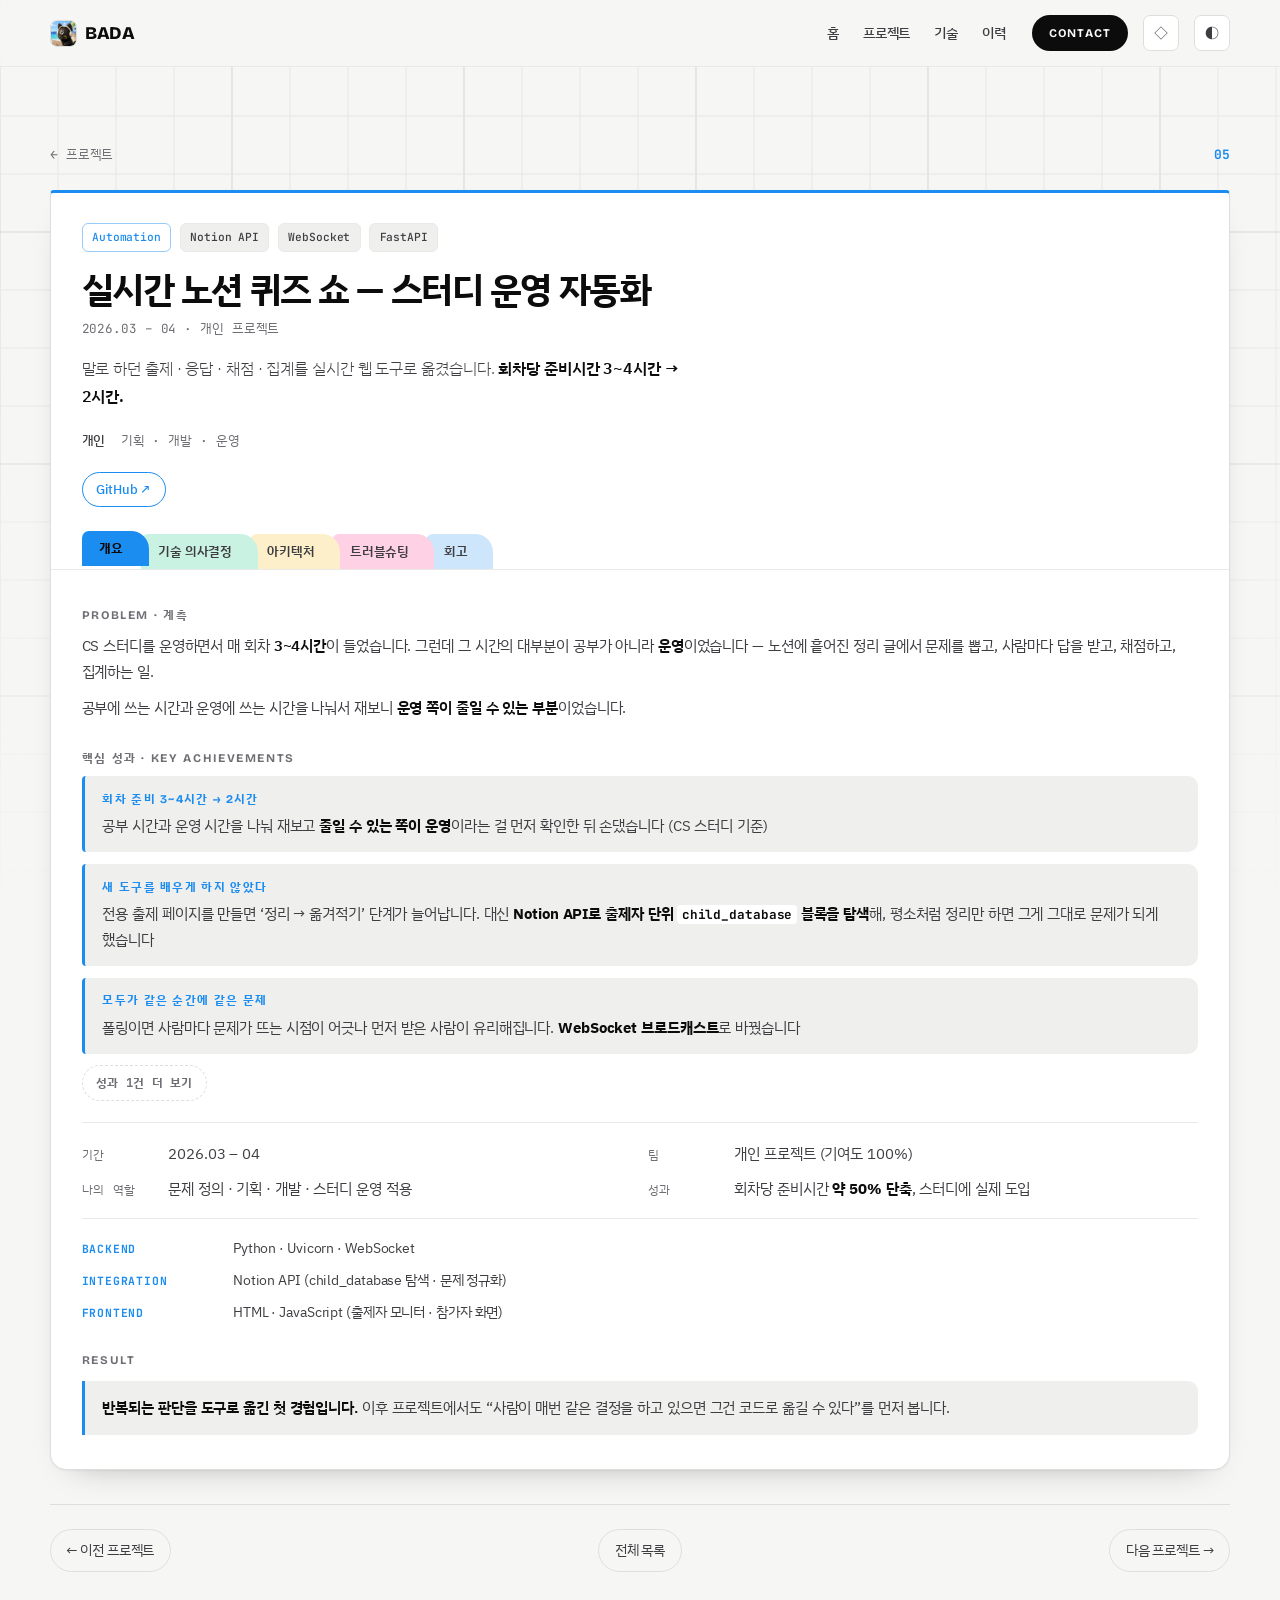
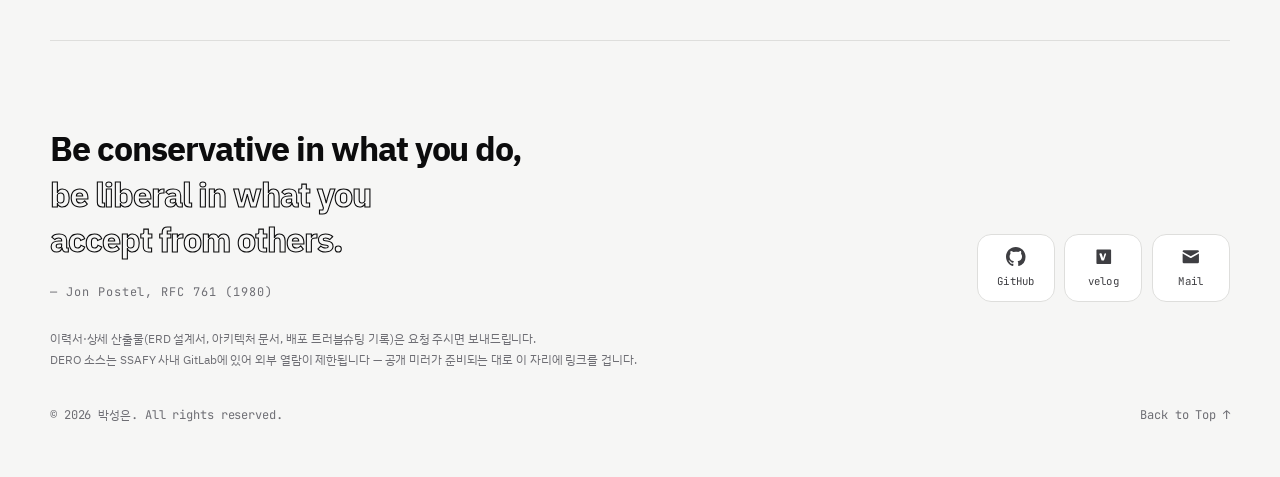
<file: projects/quiz.html>
<!doctype html>
<html lang="ko">
<head>
<meta charset="utf-8">
<meta name="viewport" content="width=device-width, initial-scale=1, viewport-fit=cover">
<title>실시간 노션 퀴즈 쇼 · 박성은</title>
<meta name="description" content="스터디 운영을 자동화한 실시간 퀴즈 도구. 회차 준비 3~4시간 → 2시간.">
<link rel="icon" href="/assets/avatar.webp">
<link rel="preconnect" href="https://fonts.googleapis.com">
<link rel="preconnect" href="https://fonts.gstatic.com" crossorigin>
<link rel="stylesheet" href="https://fonts.googleapis.com/css2?family=Bricolage+Grotesque:opsz,wght@12..96,500;12..96,700;12..96,800&family=IBM+Plex+Sans+KR:wght@300;400;500;600;700&family=JetBrains+Mono:wght@400;500;700&display=swap">
<link rel="stylesheet" href="/styles.css">
</head>
<body>
<canvas id="bg-grid" aria-hidden="true"></canvas>

<nav class="nav">
  <div class="nav-in">
    <a class="brand" href="/"><img class="brand-av" src="/assets/avatar.webp" alt="" width="26" height="26">BADA</a>
    <div class="nav-links">
      <a href="/">홈</a>
      <a href="/projects" aria-current="page">프로젝트</a>
      <a href="/skills">기술</a>
      <a href="/about">이력</a>
    </div>
    <a class="nav-cta" href="mailto:pppp000310@gmail.com">Contact</a>
    <button class="tt" id="pl" type="button" aria-label="차분한 보기 전환" title="차분한 보기 — 모션과 장식을 끕니다">◇</button>
    <button class="tt" id="tt" type="button" aria-label="라이트/다크 테마 전환">◐</button>
  </div>
</nav>

<section class="wrap sec" id="top" style="--fc:var(--c-blue)">
  <nav class="crumb" aria-label="현재 위치"><a href="/projects">← 프로젝트</a><span class="no">05</span></nav>
  <div class="panel" style="--fc:var(--c-blue)">
    <div class="panel-hd">
      <div class="case-row">
        <span class="tag on">Automation</span><span class="tag">Notion API</span><span class="tag">WebSocket</span><span class="tag">FastAPI</span>
      </div>
      <h1>실시간 노션 퀴즈 쇼 — 스터디 운영 자동화</h1>
      <div class="when">2026.03 – 04 · 개인 프로젝트</div>
      <p class="sub">말로 하던 출제 · 응답 · 채점 · 집계를 실시간 웹 도구로 옮겼습니다. <strong>회차당 준비시간 3~4시간 → 2시간.</strong></p>
      <div class="facts"><span><b>개인</b></span><span>기획 · 개발 · 운영</span></div>
      <div class="links"><a class="chiplink" href="https://github.com/bada0310/quiz-study" target="_blank" rel="noopener">GitHub ↗</a></div>
    </div>
    <div class="deep-body">
            <div class="block" data-sec="overview">
        <h4>Problem · 계측</h4>
        <p>CS 스터디를 운영하면서 매 회차 <strong>3~4시간</strong>이 들었습니다. 그런데 그 시간의 대부분이 공부가 아니라 <strong>운영</strong>이었습니다 — 노션에 흩어진 정리 글에서 문제를 뽑고, 사람마다 답을 받고, 채점하고, 집계하는 일.</p>
        <p>공부에 쓰는 시간과 운영에 쓰는 시간을 나눠서 재보니 <strong>운영 쪽이 줄일 수 있는 부분</strong>이었습니다.</p>
      </div>
<div class="block" data-sec="overview">
        <h4>핵심 성과 · Key Achievements</h4>
        <ul class="kpi">
<li data-axis="pm product"><b>회차 준비 3~4시간 → 2시간</b> 공부 시간과 운영 시간을 나눠 재보고 <strong>줄일 수 있는 쪽이 운영</strong>이라는 걸 먼저 확인한 뒤 손댔습니다 (CS 스터디 기준)</li>
<li data-axis="product fe"><b>새 도구를 배우게 하지 않았다</b> 전용 출제 페이지를 만들면 &lsquo;정리 → 옮겨적기&rsquo; 단계가 늘어납니다.
              대신 <strong>Notion API로 출제자 단위 <code>child_database</code> 블록을 탐색</strong>해,
              평소처럼 정리만 하면 그게 그대로 문제가 되게 했습니다</li>
<li data-axis="fe infra"><b>모두가 같은 순간에 같은 문제</b> 폴링이면 사람마다 문제가 뜨는 시점이 어긋나 먼저 받은 사람이 유리해집니다. <strong>WebSocket 브로드캐스트</strong>로 바꿨습니다</li>
</ul>
        <details class="kpi-more">
          <summary>성과 1건 더 보기</summary>
          <ul class="kpi">
<li data-axis="product pm"><b>반복 판단의 도구화</b> 출제 · 응답 · 채점 · 집계를 사람 손에서 걷어냈습니다.
              &ldquo;사람이 매번 같은 결정을 하고 있으면 코드로 옮길 수 있다&rdquo;를 이후 프로젝트에서도 먼저 봅니다</li>
          </ul>
        </details>
        <div class="meta2">
          <div><span class="meta2-k">기간</span>2026.03 – 04</div>
          <div><span class="meta2-k">팀</span>개인 프로젝트 (기여도 100%)</div>
          <div><span class="meta2-k">나의 역할</span>문제 정의 · 기획 · 개발 · 스터디 운영 적용</div>
          <div><span class="meta2-k">성과</span>회차당 준비시간 <b>약 50% 단축</b>, 스터디에 실제 도입</div>
        </div>
        <div class="stack2">
          <div><span class="stack2-k">Backend</span>Python · Uvicorn · WebSocket</div>
          <div><span class="stack2-k">Integration</span>Notion API (child_database 탐색 · 문제 정규화)</div>
          <div><span class="stack2-k">Frontend</span>HTML · JavaScript (출제자 모니터 · 참가자 화면)</div>
        </div>
      </div>
            <div class="block" data-sec="decision">
        <h4>설계 의사결정 — 새 도구를 배우게 하지 않기</h4>

        <div class="dec">
          <div class="dec-q">Q. 왜 전용 출제 화면을 만들지 않고 Notion을 읽었나</div>
          <p>가장 쉬운 구현은 출제용 관리자 페이지를 하나 만드는 것입니다. 그런데 <strong>스터디원들은 이미 노션에 정리하고 있었습니다.</strong></p>
          <p>새 도구를 만들면 <strong>정리 → 문제 옮겨적기</strong>라는 단계가 하나 늘어납니다. 줄이려던 시간을 다시 쓰는 셈입니다.</p>
          <p>그래서 <strong>Notion API로 출제자 단위의 <code>child_database</code> 블록을 찾아</strong> 문제를 추출하는 쪽으로 갔습니다.
             출제자는 평소처럼 정리만 하면 그게 그대로 문제가 됩니다.</p>
          <div class="tbl-scroll" style="margin-top:.8rem">
            <table>
              <thead><tr><th>선택지</th><th>얻는 것</th><th>치르는 것</th><th>판정</th></tr></thead>
              <tbody>
                <tr><td>전용 출제 페이지</td><td>구조가 내 통제 아래. 파싱 깨질 일 없음</td><td>사용자에게 <strong>새 습관을 요구</strong>. 옮겨적는 시간이 그대로 남음</td><td class="kill">기각</td></tr>
                <tr><td><strong>Notion API로 읽기</strong></td><td>기존 습관을 그대로 씀. 준비시간이 실제로 줄어듦</td><td>노션 표 구조가 바뀌면 <strong>추출이 깨짐</strong>. API 호출 제한에 묶임</td><td><strong>채택</strong></td></tr>
              </tbody>
            </table>
          </div>
          <p class="dec-cost"><b>결과</b> 회차당 준비시간 <b>3~4시간 → 2시간.</b> 줄어든 시간은 전부 운영 쪽에서 나왔습니다.
             <b>감수한 것</b> 남의 서비스 데이터 구조에 의존한다는 것. 실제로 표 구조가 바뀌어 추출이 깨진 적이 있습니다.</p>
        </div>

        <div class="dec">
          <div class="dec-q">Q. 왜 WebSocket인가 — 폴링으로는 안 되나</div>
          <p>퀴즈 쇼는 <strong>모두가 같은 순간에 같은 문제를 보고 있어야</strong> 성립합니다. 폴링이면 사람마다 문제가 뜨는 시점이 어긋나고,
             먼저 받은 사람이 유리해집니다.</p>
          <p class="dec-cost"><b>감수한 것</b> 연결 상태를 직접 관리해야 합니다. <b>재접속 시 상태 복원</b>이 실제로 남은 숙제이고, 아직 정리 중입니다.</p>
        </div>
      </div>
<div class="block" data-sec="arch">
        <h4>How it works</h4>
        <pre class="flow">Notion 페이지 → <b>Notion API</b>로 출제자 단위 <b>child_database</b> 탐색
        → 문제 추출 · 정규화
        → Uvicorn :8000
        → <b>WebSocket 브로드캐스트</b> → 참가자 화면 동시 갱신
        → 제출 집계 · 채점 · 결과 표시</pre>
        <p style="margin-top:.7rem">출제자가 <strong>평소처럼 노션에 정리만 하면</strong> 그게 그대로 문제가 됩니다. 새로운 도구를 배우게 하지 않는 것이 설계 조건이었습니다.</p>
      </div>
      <div class="block" data-sec="overview">
        <h4>Result</h4>
        <div class="callout" style="margin-top:.8rem"><b>반복되는 판단을 도구로 옮긴 첫 경험입니다.</b> 이후 프로젝트에서도 &ldquo;사람이 매번 같은 결정을 하고 있으면 그건 코드로 옮길 수 있다&rdquo;를 먼저 봅니다.</div>
      </div>
      <div class="block" data-sec="trouble">
        <h4>Troubleshooting — 동시성을 풀지 않고 비껴간 결정</h4>
        <div class="ts">
          <div class="ts-row"><div class="ts-k">문제</div><div class="ts-v">여러 명이 <strong>같은 순간에 제출</strong>하면 집계가 어긋날 수 있다는 걸 알고 있었습니다. 퀴즈 쇼는 동점 처리와 순위가 걸려 있어서 무시할 수 없는 문제였습니다.</div></div>
          <div class="ts-row"><div class="ts-k">파고든 것</div><div class="ts-v">웹 서비스의 <strong>동시성 처리</strong>를 따로 공부했습니다. 락 · 큐 · 세션 관리로 제출 순서를 보장하는 방향을 검토했습니다.</div></div>
          <div class="ts-row wrong"><div class="ts-k">멈춘 지점</div><div class="ts-v">제대로 하려면 <b>서버를 띄우고 상시 운영</b>해야 했습니다. 그런데 이 도구는 <strong>스터디 준비시간을 줄이려고</strong> 만든 것입니다. 도구를 운영하는 비용이 새로 생기면 <strong>목적이 뒤집힙니다.</strong></div></div>
          <div class="ts-row"><div class="ts-k">해결</div><div class="ts-v">문제를 푸는 대신 <strong>범위를 좁혔습니다.</strong> 로컬에서 실행하고 포트만 열어 <strong>같은 네트워크(같은 IP 대역) 안에서만</strong> 동작하게 했습니다. 스터디는 어차피 한자리에 모여서 하니 요구가 충족됩니다.</div></div>
          <div class="ts-row"><div class="ts-k">감수한 것</div><div class="ts-v"><strong>원격 참여가 불가능</strong>합니다. 공개 서비스로 확장하려면 이 결정을 되돌리고 동시성부터 다시 풀어야 합니다.</div></div>
          <div class="ts-row"><div class="ts-k">배운 것</div><div class="ts-v">동시성 문제를 <strong>풀지 않고 회피했습니다.</strong> 처음엔 진 것 같았는데, <strong>사용 맥락이 좁으면 회피가 맞는 선택</strong>일 때도 있다는 걸 알았습니다. 중요한 건 <strong>어떤 조건에서 이 결정이 깨지는지를 알고 있는 것</strong>입니다.</div></div>
        </div>
      </div>
      <div class="block" data-sec="retro">
        <h4>남은 한계</h4>
        <p><strong>원격 참여 불가</strong>가 가장 큰 제약입니다(위 트러블슈팅 참고). 그 외에 재접속 시 상태 복원과 Notion 표 구조 변경 시 추출이 깨지는 문제가 남아 있습니다 — 남의 서비스 데이터 구조에 의존하기로 한 선택의 대가입니다.</p>
      </div>
    </div>
  </div>
  <nav class="pager">
    <a href="/projects/lumiere">← 이전 프로젝트</a>
    <a href="/projects">전체 목록</a>
    <a href="/projects/cafe">다음 프로젝트 →</a>
  </nav>
</section>

<!-- ══════════  FOOT  ══════════ -->
<footer class="wrap foot" id="contact">
  <div class="foot-grid">
    <div>
      <h2 class="foot-quote">Be conservative in what you do,<em>be liberal in what you accept from others.</em></h2>
        <p class="foot-law">&mdash; Jon Postel, RFC 761 (1980)</p>
    </div>
    <div class="socials">
      <a href="https://github.com/bada0310" target="_blank" rel="noopener" aria-label="GitHub">
        <svg viewBox="0 0 16 16" aria-hidden="true"><path d="M8 0C3.58 0 0 3.58 0 8c0 3.54 2.29 6.53 5.47 7.59.4.07.55-.17.55-.38 0-.19-.01-.82-.01-1.49-2.01.37-2.53-.49-2.69-.94-.09-.23-.48-.94-.82-1.13-.28-.15-.68-.52-.01-.53.63-.01 1.08.58 1.23.82.72 1.21 1.87.87 2.33.66.07-.52.28-.87.51-1.07-1.78-.2-3.64-.89-3.64-3.95 0-.87.31-1.59.82-2.15-.08-.2-.36-1.02.08-2.12 0 0 .67-.21 2.2.82a7.4 7.4 0 0 1 2-.27c.68 0 1.36.09 2 .27 1.53-1.04 2.2-.82 2.2-.82.44 1.1.16 1.92.08 2.12.51.56.82 1.27.82 2.15 0 3.07-1.87 3.75-3.65 3.95.29.25.54.73.54 1.48 0 1.07-.01 1.93-.01 2.2 0 .21.15.46.55.38A8.01 8.01 0 0 0 16 8c0-4.42-3.58-8-8-8Z"/></svg>
        <span>GitHub</span>
      </a>
      <a href="https://velog.io/@sungeun0310/posts" target="_blank" rel="noopener" aria-label="기술 블로그">
        <svg viewBox="0 0 24 24" aria-hidden="true"><path d="M4 3h16a1 1 0 0 1 1 1v16a1 1 0 0 1-1 1H4a1 1 0 0 1-1-1V4a1 1 0 0 1 1-1Zm3.6 4.6c-.6 0-1 .4-1 .9 0 .2 0 .3.1.5l2.4 7c.2.5.5.7 1 .7h1.3c.5 0 .8-.2 1-.7l2.4-7c0-.2.1-.3.1-.5 0-.5-.4-.9-1-.9s-.9.3-1 .8l-1.7 5.4-1.7-5.4c-.1-.5-.4-.8-1-.8Z"/></svg>
        <span>velog</span>
      </a>
      <a href="mailto:pppp000310@gmail.com" aria-label="메일 보내기 — pppp000310@gmail.com" title="pppp000310@gmail.com">
        <svg viewBox="0 0 24 24" aria-hidden="true"><path d="M2 5.5A1.5 1.5 0 0 1 3.5 4h17A1.5 1.5 0 0 1 22 5.5v.3l-10 5.7L2 5.8v-.3Zm0 2.6V18.5A1.5 1.5 0 0 0 3.5 20h17a1.5 1.5 0 0 0 1.5-1.5V8.1l-9.5 5.4a1 1 0 0 1-1 0L2 8.1Z"/></svg>
        <span>Mail</span>
      </a>
    </div>
  </div>

  <p class="fine">
    이력서·상세 산출물(ERD 설계서, 아키텍처 문서, 배포 트러블슈팅 기록)은 요청 주시면 보내드립니다.<br>
    DERO 소스는 SSAFY 사내 GitLab에 있어 외부 열람이 제한됩니다 — 공개 미러가 준비되는 대로 이 자리에 링크를 겁니다.
  </p>

  <div class="copy">
    <span>© 2026 박성은. All rights reserved.</span>
    <a href="#top">Back to Top ↑</a>
  </div>
</footer>

<script src="/app.js"></script>
</body>
</html>
</file>
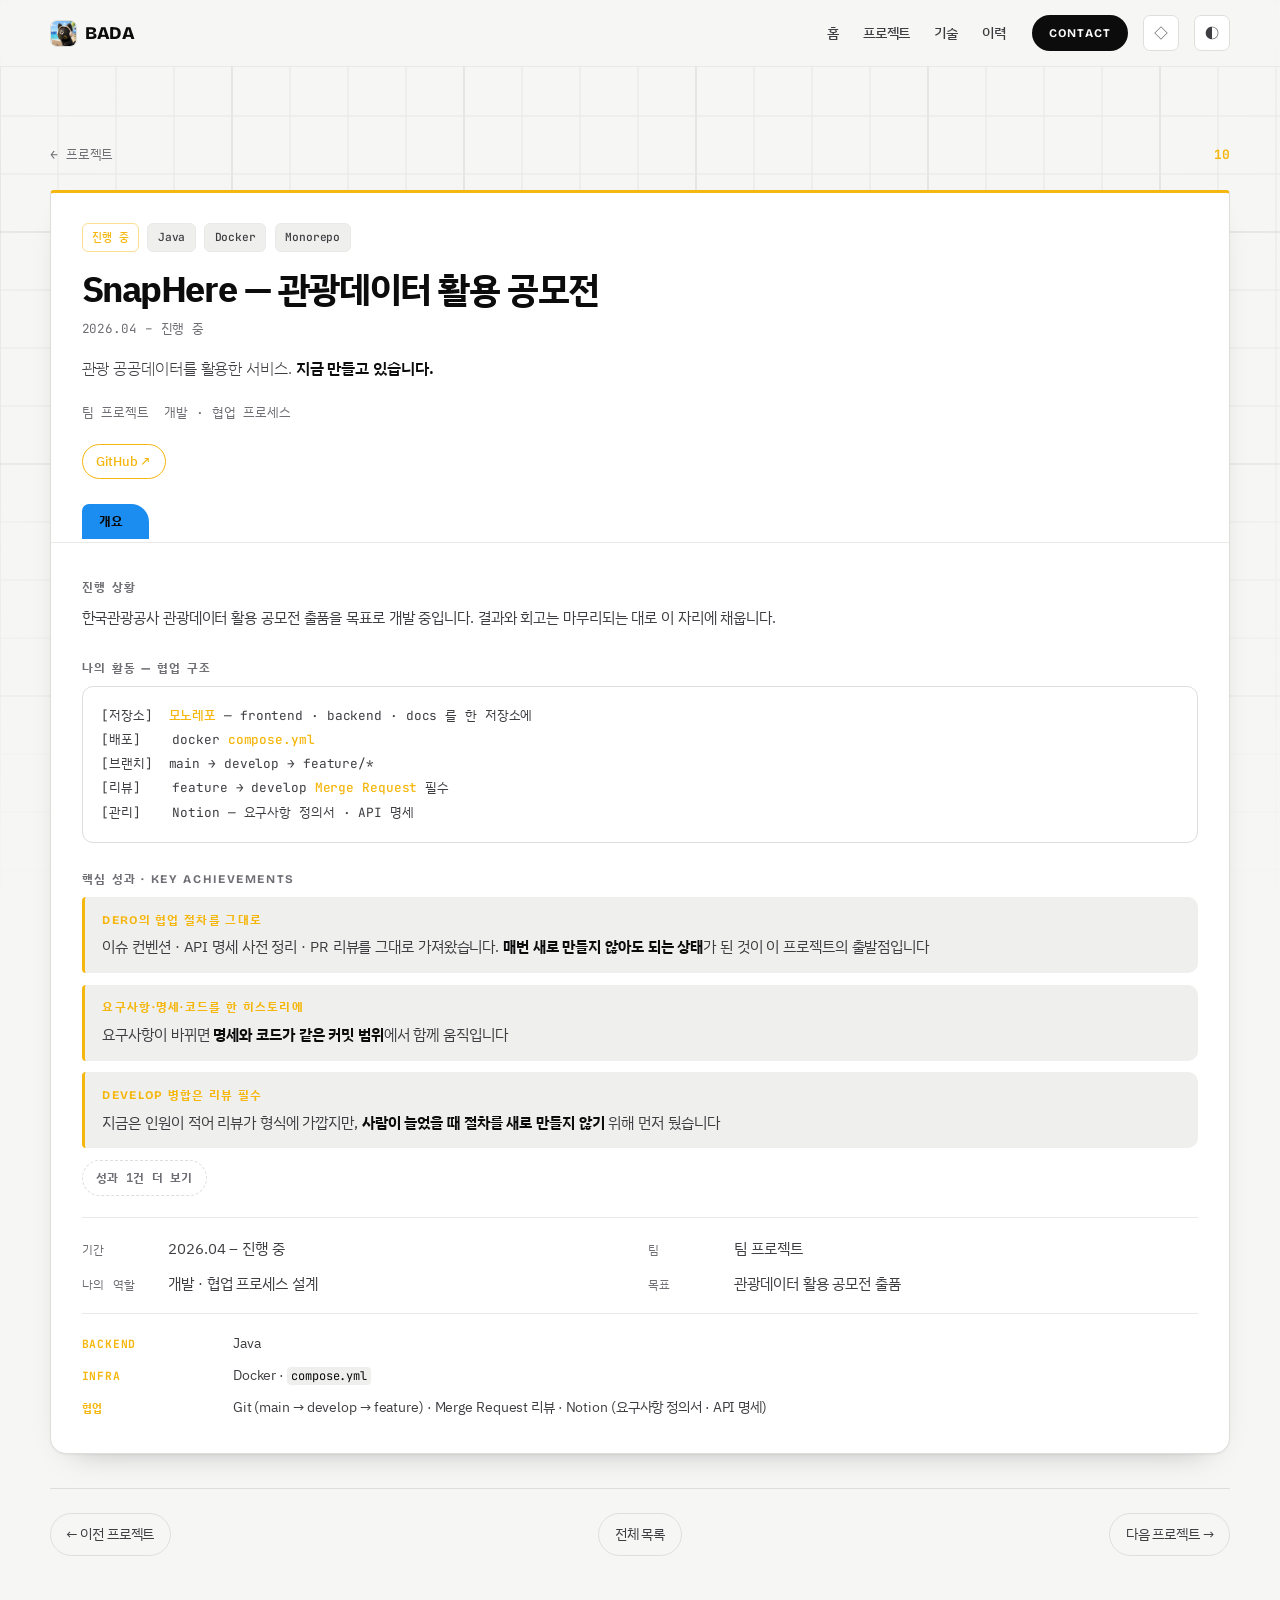
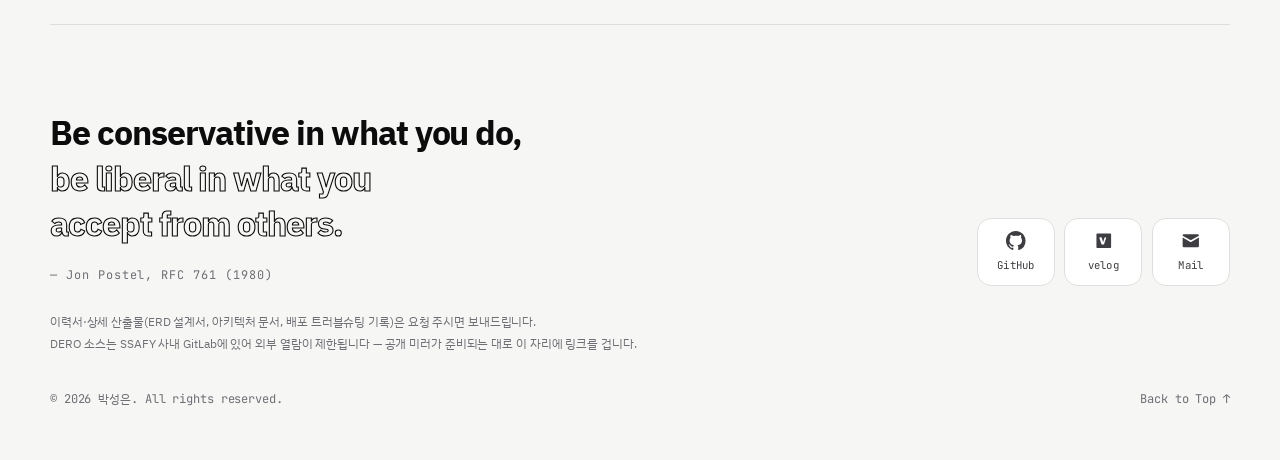
<file: projects/snaphere.html>
<!doctype html>
<html lang="ko">
<head>
<meta charset="utf-8">
<meta name="viewport" content="width=device-width, initial-scale=1, viewport-fit=cover">
<title>SnapHere · 박성은</title>
<meta name="description" content="관광데이터 활용 공모전 프로젝트. 모노레포와 브랜치 전략을 갖춘 진행 중 프로젝트.">
<link rel="icon" href="/assets/avatar.webp">
<link rel="preconnect" href="https://fonts.googleapis.com">
<link rel="preconnect" href="https://fonts.gstatic.com" crossorigin>
<link rel="stylesheet" href="https://fonts.googleapis.com/css2?family=Bricolage+Grotesque:opsz,wght@12..96,500;12..96,700;12..96,800&family=IBM+Plex+Sans+KR:wght@300;400;500;600;700&family=JetBrains+Mono:wght@400;500;700&display=swap">
<link rel="stylesheet" href="/styles.css">
</head>
<body>
<canvas id="bg-grid" aria-hidden="true"></canvas>

<nav class="nav">
  <div class="nav-in">
    <a class="brand" href="/"><img class="brand-av" src="/assets/avatar.webp" alt="" width="26" height="26">BADA</a>
    <div class="nav-links">
      <a href="/">홈</a>
      <a href="/projects" aria-current="page">프로젝트</a>
      <a href="/skills">기술</a>
      <a href="/about">이력</a>
    </div>
    <a class="nav-cta" href="mailto:pppp000310@gmail.com">Contact</a>
    <button class="tt" id="pl" type="button" aria-label="차분한 보기 전환" title="차분한 보기 — 모션과 장식을 끕니다">◇</button>
    <button class="tt" id="tt" type="button" aria-label="라이트/다크 테마 전환">◐</button>
  </div>
</nav>

<section class="wrap sec" id="top" style="--fc:var(--c-yellow)">
  <nav class="crumb" aria-label="현재 위치"><a href="/projects">← 프로젝트</a><span class="no">10</span></nav>
  <div class="panel" style="--fc:var(--c-yellow)">
    <div class="panel-hd">
      <div class="case-row">
        <span class="tag on">진행 중</span><span class="tag">Java</span><span class="tag">Docker</span><span class="tag">Monorepo</span>
      </div>
      <h1>SnapHere — 관광데이터 활용 공모전</h1>
      <div class="when">2026.04 – 진행 중</div>
      <p class="sub">관광 공공데이터를 활용한 서비스. <strong>지금 만들고 있습니다.</strong></p>
      <div class="facts"><span>팀 프로젝트</span><span>개발 · 협업 프로세스</span></div>
      <div class="links"><a class="chiplink" href="https://github.com/bada0310/SnapHere" target="_blank" rel="noopener">GitHub ↗</a></div>
    </div>
    <div class="deep-body">
            <div class="block" data-sec="overview">
        <h4>진행 상황</h4>
        <p>한국관광공사 관광데이터 활용 공모전 출품을 목표로 개발 중입니다. 결과와 회고는 마무리되는 대로 이 자리에 채웁니다.</p>
      </div>
<div class="block" data-sec="overview">
        <h4>나의 활동 — 협업 구조</h4>
        <pre class="flow">[저장소]  <b>모노레포</b> — frontend · backend · docs 를 한 저장소에
[배포]    docker <b>compose.yml</b>
[브랜치]  main → develop → feature/*
[리뷰]    feature → develop <b>Merge Request</b> 필수
[관리]    Notion — 요구사항 정의서 · API 명세</pre>
      </div>
      <div class="block" data-sec="overview">
        <h4>핵심 성과 · Key Achievements</h4>
        <ul class="kpi">
<li data-axis="pm product"><b>DERO의 협업 절차를 그대로</b> 이슈 컨벤션 · API 명세 사전 정리 · PR 리뷰를 그대로 가져왔습니다. <strong>매번 새로 만들지 않아도 되는 상태</strong>가 된 것이 이 프로젝트의 출발점입니다</li>
<li data-axis="pm product"><b>요구사항·명세·코드를 한 히스토리에</b> 요구사항이 바뀌면 <strong>명세와 코드가 같은 커밋 범위</strong>에서 함께 움직입니다</li>
<li data-axis="pm infra"><b>develop 병합은 리뷰 필수</b> 지금은 인원이 적어 리뷰가 형식에 가깝지만, <strong>사람이 늘었을 때 절차를 새로 만들지 않기</strong> 위해 먼저 뒀습니다</li>
</ul>
        <details class="kpi-more">
          <summary>성과 1건 더 보기</summary>
          <ul class="kpi">
<li><b>진행 중</b> 한국관광공사 관광데이터 활용 공모전 출품을 목표로 개발 중입니다.
              결과와 회고는 마무리되는 대로 이 자리에 채웁니다</li>
          </ul>
        </details>
        <div class="meta2">
          <div><span class="meta2-k">기간</span>2026.04 – 진행 중</div>
          <div><span class="meta2-k">팀</span>팀 프로젝트</div>
          <div><span class="meta2-k">나의 역할</span>개발 · 협업 프로세스 설계</div>
          <div><span class="meta2-k">목표</span>관광데이터 활용 공모전 출품</div>
        </div>
        <div class="stack2">
          <div><span class="stack2-k">Backend</span>Java</div>
          <div><span class="stack2-k">Infra</span>Docker · <code>compose.yml</code></div>
          <div><span class="stack2-k">협업</span>Git (main → develop → feature) · Merge Request 리뷰 · Notion (요구사항 정의서 · API 명세)</div>
        </div>
      </div>
    </div>
  </div>
  <nav class="pager">
    <a href="/projects/chada">← 이전 프로젝트</a>
    <a href="/projects">전체 목록</a>
    <a href="/projects/vimp">다음 프로젝트 →</a>
  </nav>
</section>

<!-- ══════════  FOOT  ══════════ -->
<footer class="wrap foot" id="contact">
  <div class="foot-grid">
    <div>
      <h2 class="foot-quote">Be conservative in what you do,<em>be liberal in what you accept from others.</em></h2>
        <p class="foot-law">&mdash; Jon Postel, RFC 761 (1980)</p>
    </div>
    <div class="socials">
      <a href="https://github.com/bada0310" target="_blank" rel="noopener" aria-label="GitHub">
        <svg viewBox="0 0 16 16" aria-hidden="true"><path d="M8 0C3.58 0 0 3.58 0 8c0 3.54 2.29 6.53 5.47 7.59.4.07.55-.17.55-.38 0-.19-.01-.82-.01-1.49-2.01.37-2.53-.49-2.69-.94-.09-.23-.48-.94-.82-1.13-.28-.15-.68-.52-.01-.53.63-.01 1.08.58 1.23.82.72 1.21 1.87.87 2.33.66.07-.52.28-.87.51-1.07-1.78-.2-3.64-.89-3.64-3.95 0-.87.31-1.59.82-2.15-.08-.2-.36-1.02.08-2.12 0 0 .67-.21 2.2.82a7.4 7.4 0 0 1 2-.27c.68 0 1.36.09 2 .27 1.53-1.04 2.2-.82 2.2-.82.44 1.1.16 1.92.08 2.12.51.56.82 1.27.82 2.15 0 3.07-1.87 3.75-3.65 3.95.29.25.54.73.54 1.48 0 1.07-.01 1.93-.01 2.2 0 .21.15.46.55.38A8.01 8.01 0 0 0 16 8c0-4.42-3.58-8-8-8Z"/></svg>
        <span>GitHub</span>
      </a>
      <a href="https://velog.io/@sungeun0310/posts" target="_blank" rel="noopener" aria-label="기술 블로그">
        <svg viewBox="0 0 24 24" aria-hidden="true"><path d="M4 3h16a1 1 0 0 1 1 1v16a1 1 0 0 1-1 1H4a1 1 0 0 1-1-1V4a1 1 0 0 1 1-1Zm3.6 4.6c-.6 0-1 .4-1 .9 0 .2 0 .3.1.5l2.4 7c.2.5.5.7 1 .7h1.3c.5 0 .8-.2 1-.7l2.4-7c0-.2.1-.3.1-.5 0-.5-.4-.9-1-.9s-.9.3-1 .8l-1.7 5.4-1.7-5.4c-.1-.5-.4-.8-1-.8Z"/></svg>
        <span>velog</span>
      </a>
      <a href="mailto:pppp000310@gmail.com" aria-label="메일 보내기 — pppp000310@gmail.com" title="pppp000310@gmail.com">
        <svg viewBox="0 0 24 24" aria-hidden="true"><path d="M2 5.5A1.5 1.5 0 0 1 3.5 4h17A1.5 1.5 0 0 1 22 5.5v.3l-10 5.7L2 5.8v-.3Zm0 2.6V18.5A1.5 1.5 0 0 0 3.5 20h17a1.5 1.5 0 0 0 1.5-1.5V8.1l-9.5 5.4a1 1 0 0 1-1 0L2 8.1Z"/></svg>
        <span>Mail</span>
      </a>
    </div>
  </div>

  <p class="fine">
    이력서·상세 산출물(ERD 설계서, 아키텍처 문서, 배포 트러블슈팅 기록)은 요청 주시면 보내드립니다.<br>
    DERO 소스는 SSAFY 사내 GitLab에 있어 외부 열람이 제한됩니다 — 공개 미러가 준비되는 대로 이 자리에 링크를 겁니다.
  </p>

  <div class="copy">
    <span>© 2026 박성은. All rights reserved.</span>
    <a href="#top">Back to Top ↑</a>
  </div>
</footer>

<script src="/app.js"></script>
</body>
</html>
</file>
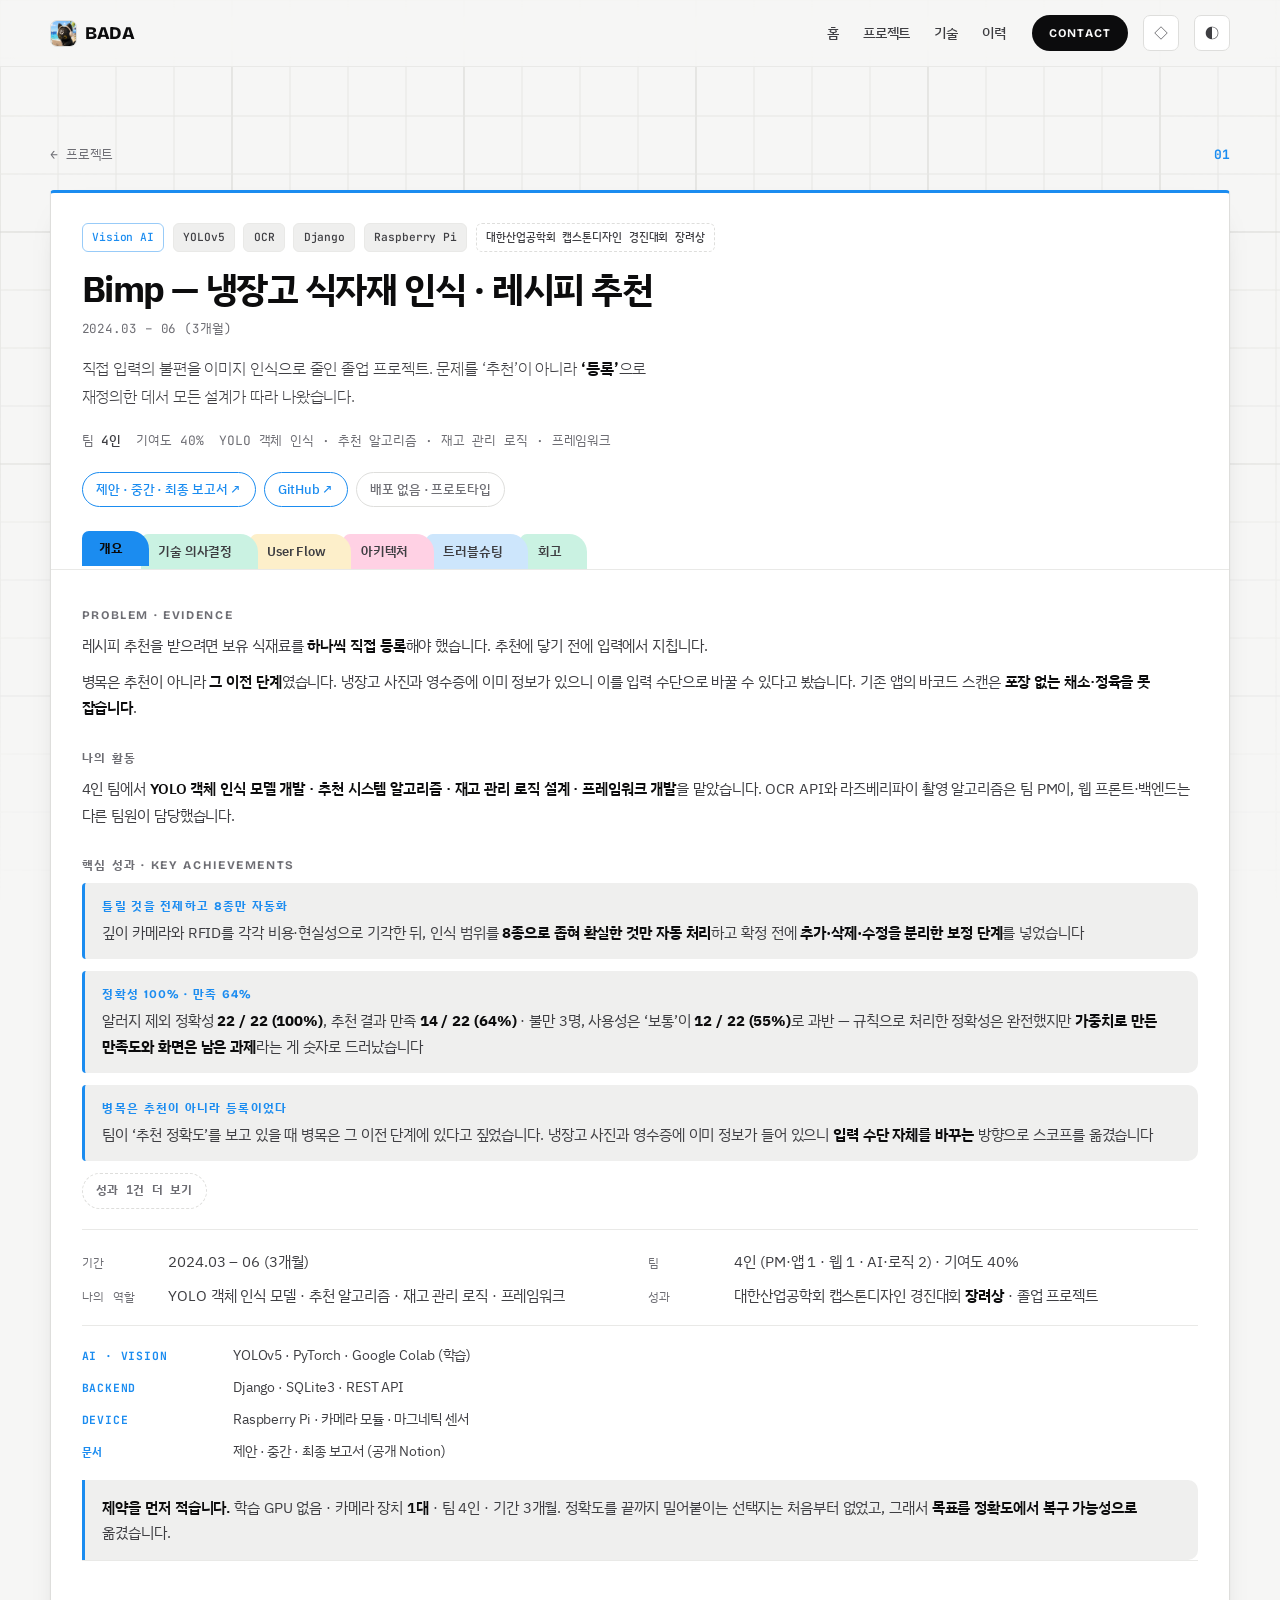
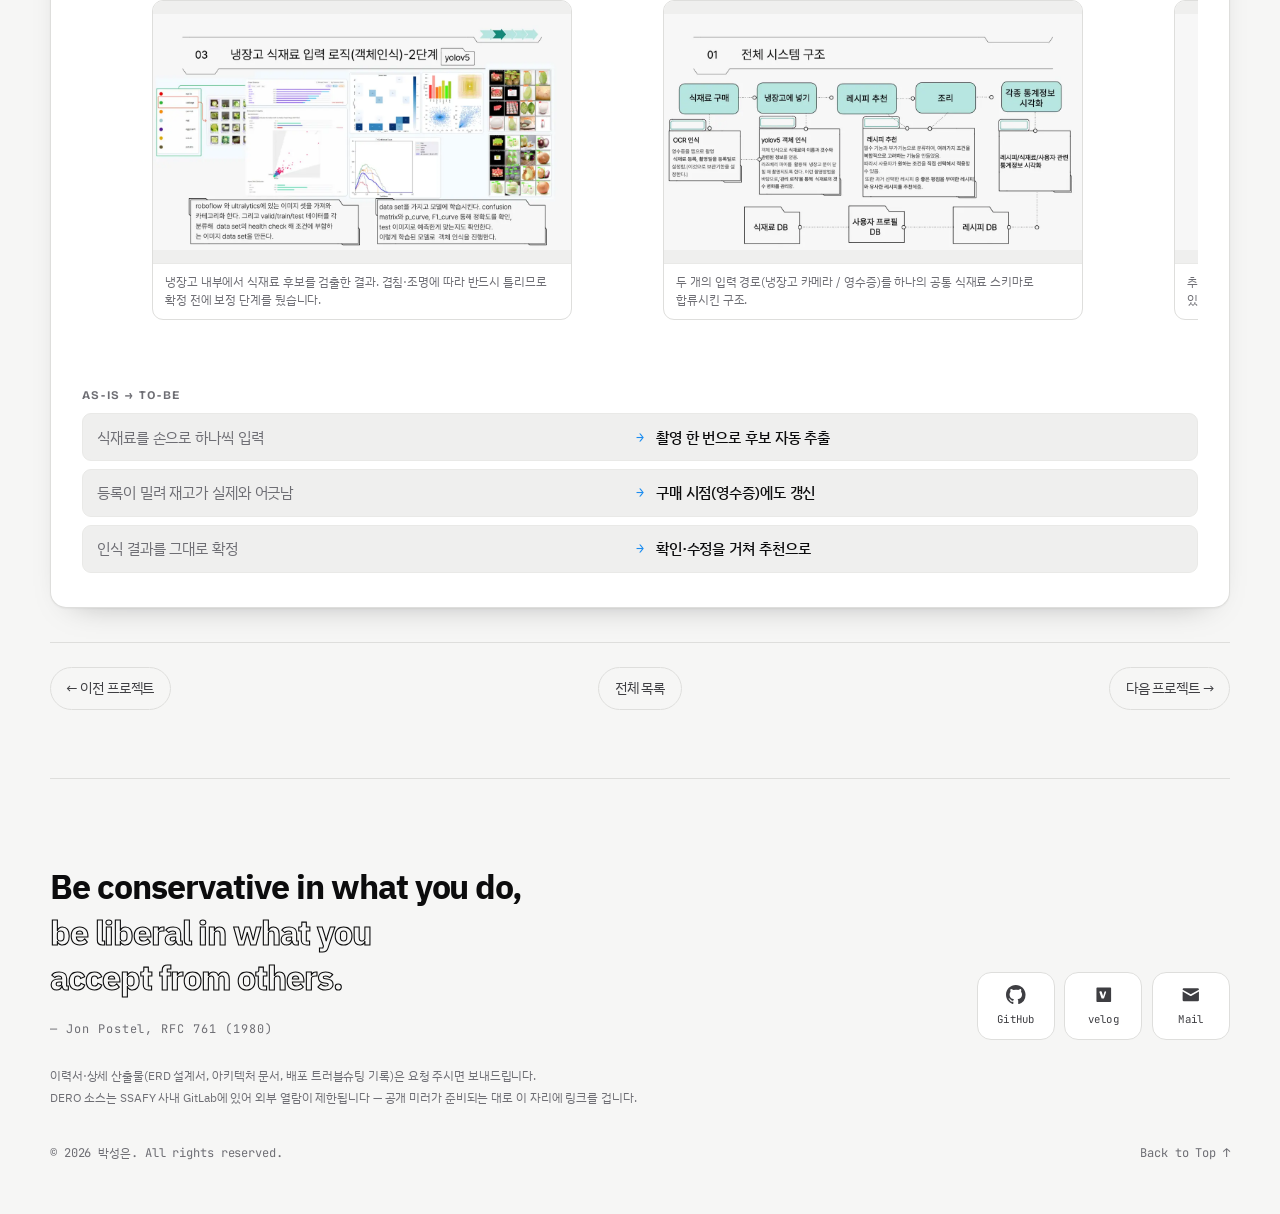
<file: projects/vimp.html>
<!doctype html>
<html lang="ko">
<head>
<meta charset="utf-8">
<meta name="viewport" content="width=device-width, initial-scale=1, viewport-fit=cover">
<title>Bimp · 박성은</title>
<meta name="description" content="냉장고 사진 한 장으로 식재료를 등록한다 — YOLO 객체 인식과 재고 정합성 로직.">
<link rel="icon" href="/assets/avatar.webp">
<link rel="preconnect" href="https://fonts.googleapis.com">
<link rel="preconnect" href="https://fonts.gstatic.com" crossorigin>
<link rel="stylesheet" href="https://fonts.googleapis.com/css2?family=Bricolage+Grotesque:opsz,wght@12..96,500;12..96,700;12..96,800&family=IBM+Plex+Sans+KR:wght@300;400;500;600;700&family=JetBrains+Mono:wght@400;500;700&display=swap">
<link rel="stylesheet" href="/styles.css">
</head>
<body>
<canvas id="bg-grid" aria-hidden="true"></canvas>

<nav class="nav">
  <div class="nav-in">
    <a class="brand" href="/"><img class="brand-av" src="/assets/avatar.webp" alt="" width="26" height="26">BADA</a>
    <div class="nav-links">
      <a href="/">홈</a>
      <a href="/projects" aria-current="page">프로젝트</a>
      <a href="/skills">기술</a>
      <a href="/about">이력</a>
    </div>
    <a class="nav-cta" href="mailto:pppp000310@gmail.com">Contact</a>
    <button class="tt" id="pl" type="button" aria-label="차분한 보기 전환" title="차분한 보기 — 모션과 장식을 끕니다">◇</button>
    <button class="tt" id="tt" type="button" aria-label="라이트/다크 테마 전환">◐</button>
  </div>
</nav>

<section class="wrap sec" id="top" style="--fc:var(--c-blue)">
  <nav class="crumb" aria-label="현재 위치">
    <a href="/projects">← 프로젝트</a><span class="no">01</span>
  </nav>
  <div class="panel" style="--fc:var(--c-blue)"  id="p-vimp" >
    <div class="panel-hd">
      <div class="case-row">
        <span class="tag on">Vision AI</span>
        <span class="tag">YOLOv5</span><span class="tag">OCR</span><span class="tag">Django</span><span class="tag">Raspberry Pi</span>
        <span class="tag award">대한산업공학회 캡스톤디자인 경진대회 장려상</span>
      </div>
      <h1>Bimp — 냉장고 식자재 인식 · 레시피 추천</h1>
      <div class="when">2024.03 – 06 (3개월)</div>
      <p class="sub">직접 입력의 불편을 이미지 인식으로 줄인 졸업 프로젝트.
         문제를 &lsquo;추천&rsquo;이 아니라 <strong>&lsquo;등록&rsquo;</strong>으로 재정의한 데서 모든 설계가 따라 나왔습니다.</p>
      <div class="facts"><span>팀 <b>4인</b></span><span>기여도 40%</span><span>YOLO 객체 인식 · 추천 알고리즘 · 재고 관리 로직 · 프레임워크</span></div>
      <div class="links">
        <a class="chiplink" href="https://chungmok.notion.site/ffbc33e768ce4e8399e3ebf0b608c1e8" target="_blank" rel="noopener">제안 · 중간 · 최종 보고서 ↗</a>
        <a class="chiplink" href="https://github.com/wjdtjdbs55/Refrigerator" target="_blank" rel="noopener">GitHub ↗</a>
        <span class="chiplink off">배포 없음 · 프로토타입</span>
      </div>
    </div>
    <div class="deep-body">
    <div class="block" data-sec="overview">
          <h4>Problem · Evidence</h4>
          <p>레시피 추천을 받으려면 보유 식재료를 <strong>하나씩 직접 등록</strong>해야 했습니다. 추천에 닿기 전에 입력에서 지칩니다.</p>
          <p>병목은 추천이 아니라 <strong>그 이전 단계</strong>였습니다. 냉장고 사진과 영수증에 이미 정보가 있으니 이를 입력 수단으로 바꿀 수 있다고 봤습니다.
             기존 앱의 바코드 스캔은 <strong>포장 없는 채소·정육을 못 잡습니다</strong>.</p>
        </div>
              <div class="block" data-sec="overview">
          <h4>나의 활동</h4>
          <p>4인 팀에서 <strong>YOLO 객체 인식 모델 개발 · 추천 시스템 알고리즘 · 재고 관리 로직 설계 · 프레임워크 개발</strong>을 맡았습니다.
             OCR API와 라즈베리파이 촬영 알고리즘은 팀 PM이, 웹 프론트·백엔드는 다른 팀원이 담당했습니다.</p>
        </div>
<div class="block" data-sec="overview">
        <h4>핵심 성과 · Key Achievements</h4>
        <ul class="kpi">
<li data-axis="data product"><b>틀릴 것을 전제하고 8종만 자동화</b> 깊이 카메라와 RFID를 각각 비용·현실성으로 기각한 뒤,
              인식 범위를 <strong>8종으로 좁혀 확실한 것만 자동 처리</strong>하고 확정 전에 <strong>추가·삭제·수정을 분리한 보정 단계</strong>를 넣었습니다</li>
<li data-axis="pm product"><b>정확성 100% · 만족 64%</b> 알러지 제외 정확성 <strong>22 / 22 (100%)</strong>,
              추천 결과 만족 <strong>14 / 22 (64%)</strong> &middot; 불만 3명,
              사용성은 &lsquo;보통&rsquo;이 <strong>12 / 22 (55%)</strong>로 과반 &mdash;
              규칙으로 처리한 정확성은 완전했지만 <strong>가중치로 만든 만족도와 화면은 남은 과제</strong>라는 게 숫자로 드러났습니다</li>
<li data-axis="pm product"><b>병목은 추천이 아니라 등록이었다</b> 팀이 ‘추천 정확도’를 보고 있을 때 병목은 그 이전 단계에 있다고 짚었습니다. 냉장고 사진과 영수증에 이미 정보가 들어 있으니 <strong>입력 수단 자체를 바꾸는</strong> 방향으로 스코프를 옮겼습니다</li>
</ul>
        <details class="kpi-more">
          <summary>성과 1건 더 보기</summary>
          <ul class="kpi">
<li data-axis="data"><b>이종 인식 결과 통합</b> 객체 인식(YOLOv5)과 문자 인식(OCR)을 억지로 한 모델에 합치지 않고
              <strong>출력 형식만 공통 식재료 스키마로 통일</strong> — 뒷단(추천)이 입력이 사진인지 영수증인지 몰라도 되게 만들었습니다</li>
          </ul>
        </details>
        <div class="meta2">
          <div><span class="meta2-k">기간</span>2024.03 – 06 (3개월)</div>
          <div><span class="meta2-k">팀</span>4인 (PM·앱 1 · 웹 1 · AI·로직 2) · 기여도 40%</div>
          <div><span class="meta2-k">나의 역할</span>YOLO 객체 인식 모델 · 추천 알고리즘 · 재고 관리 로직 · 프레임워크</div>
          <div><span class="meta2-k">성과</span>대한산업공학회 캡스톤디자인 경진대회 <b>장려상</b> · 졸업 프로젝트</div>
        </div>
        <div class="stack2">
          <div><span class="stack2-k">AI · Vision</span>YOLOv5 · PyTorch · Google Colab (학습)</div>
          <div><span class="stack2-k">Backend</span>Django · SQLite3 · REST API</div>
          <div><span class="stack2-k">Device</span>Raspberry Pi · 카메라 모듈 · 마그네틱 센서</div>
          <div><span class="stack2-k">문서</span>제안 · 중간 · 최종 보고서 (공개 Notion)</div>
        </div>
        <div class="callout" style="margin-top:1rem">
          <b>제약을 먼저 적습니다.</b> 학습 GPU 없음 · 카메라 장치 <b>1대</b> · 팀 4인 · 기간 3개월.
          정확도를 끝까지 밀어붙이는 선택지는 처음부터 없었고, 그래서 <b>목표를 정확도에서 복구 가능성으로</b> 옮겼습니다.
        </div>
      </div>
        <div class="shots" data-sec="overview">
      <figure class="shot"><img src="/assets/vimp-detection.webp" alt="YOLOv5가 냉장고 내부 사진에서 식재료를 바운딩 박스로 검출한 결과 화면" loading="lazy"><figcaption>냉장고 내부에서 식재료 후보를 검출한 결과. 겹침·조명에 따라 반드시 틀리므로 확정 전에 보정 단계를 뒀습니다.</figcaption></figure>
      <figure class="shot"><img src="/assets/vimp-architecture.webp" alt="Bimp 시스템 구조도" loading="lazy"><figcaption>두 개의 입력 경로(냉장고 카메라 / 영수증)를 하나의 공통 식재료 스키마로 합류시킨 구조.</figcaption></figure>
      <figure class="shot"><img src="/assets/vimp-inventory.webp" alt="인식 결과를 추가·삭제·수정하는 재고 목록 화면" loading="lazy"><figcaption>추가·삭제·수정을 분리한 보정 화면. 정확도를 올리는 대신 &ldquo;틀렸을 때 고칠 수 있게&rdquo; 만들었습니다.</figcaption></figure>
    </div>
        <div class="block" data-sec="decision">
          <h4>Technical Decision</h4>
          <div class="tbl-scroll">
            <table>
              <thead><tr><th>결정한 것</th><th>고른 것</th><th>기각한 것</th><th>사유 · 감수한 것</th></tr></thead>
              <tbody>
                <tr><td>인식 파이프라인</td><td>두 모델 병행 후 <strong>공통 스키마로 병합</strong></td><td class="kill">단일 모델로 통합 처리</td><td>냉장고(객체)와 영수증(문자)은 문제 유형이 다릅니다. 억지로 한 모델에 넣는 대신 <strong>출력 형식을 통일</strong>했습니다. <em>감수</em>: 중복 병합 규칙이 필요.</td></tr>
                <tr><td>인식 결과 처리</td><td>추가·삭제·수정 분리 + <strong>사용자 확정 단계</strong></td><td class="kill">인식 결과 자동 확정</td><td>잘못된 재고는 추천 전체를 무의미하게 만듭니다. 정확도를 올리는 대신 <strong>틀렸을 때 고칠 수 있게</strong> 했습니다. <em>감수</em>: 사용자 단계가 하나 늘어남.</td></tr>
                <tr><td>학습 위치</td><td>Colab</td><td class="kill">로컬 / EC2 GPU</td><td>학습 GPU가 없었고 비용을 쓸 수 없었습니다. <em>감수</em>: 세션 제한으로 학습이 끊깁니다.</td></tr>
                <tr><td>재고 최신화</td><td>선입선출</td><td class="kill">최신순 / 수량만 관리</td><td>유통기한이 앞선 것부터 소모돼야 추천이 실제 냉장고와 맞습니다.</td></tr>
              </tbody>
            </table>
          </div>
        </div>
              <div class="block" data-sec="decision">
        <h4>AI 의사결정 — 정확도를 올릴 것인가, 틀릴 것을 전제할 것인가</h4>

        <div class="dec">
          <div class="dec-q">Q. 왜 두 모델을 병행했나 — 하나로 통합하지 않고</div>
          <p>냉장고 사진은 <strong>객체 인식</strong> 문제이고 영수증은 <strong>문자 인식</strong> 문제입니다. 입력의 성질이 다릅니다.</p>
          <p>한 모델로 합치려면 둘 중 하나를 억지로 상대 문제로 변환해야 하는데, 그러면 둘 다 정확도가 떨어집니다.
             대신 <strong>모델은 둘로 두고 출력 형식만 통일</strong>했습니다 — 공통 식재료 스키마.</p>
          <p class="dec-cost"><b>얻은 것</b> 뒷단(추천)이 입력이 사진인지 영수증인지 몰라도 됩니다. 나중에 세 번째 입력 경로가 생겨도 스키마만 맞추면 붙습니다.
             <b>치른 것</b> 같은 품목이 두 경로로 들어오면 중복되므로 <b>병합 규칙</b>이 따로 필요했습니다.</p>
        </div>

        <div class="dec fail">
          <div class="dec-q">Q. 인식 정확도를 왜 더 올리지 않았나 — 기각한 두 가지</div>
          <p>겹치거나 반 개로 잘린 식재료를 세지 못했습니다. 처음엔 <strong>학습 데이터를 늘리면 된다</strong>고 봤는데 틀렸습니다.
             <strong>단안 카메라에는 깊이 정보가 없어서</strong>, 가려진 뒤에 뭐가 몇 개 있는지 원리상 알 수 없었습니다.</p>
          <div class="tbl-scroll" style="margin-top:.8rem">
            <table>
              <thead><tr><th>기각한 안</th><th>얻는 것</th><th>왜 기각했나</th></tr></thead>
              <tbody>
                <tr><td>3D 깊이 카메라</td><td>가림 문제가 실제로 풀림</td><td>학부 예산을 넘고, <strong>냉장고 전 칸에 설치</strong>하면 비용이 배로. 한 칸만 달아도 나머지 칸은 여전히 미지</td></tr>
                <tr><td>식재료마다 RFID 태그</td><td>인식이 거의 완벽해짐</td><td>사용자가 <strong>장 볼 때마다 태그를 붙여야</strong> 함. 원래 문제(등록이 번거롭다)를 더 키움</td></tr>
              </tbody>
            </table>
          </div>
          <p class="dec-cost"><b>그래서 목표를 바꿨습니다.</b> 정확도를 올리는 대신 <b>인식 범위를 8종으로 좁혀 확실한 것만 자동 처리</b>하고,
             확정 전에 <b>추가·삭제·수정을 분리한 보정 단계</b>를 넣었습니다. 검증 범위도 냉장고 한 칸으로 한정했습니다.</p>
          <p class="dec-cost"><b>배운 것</b> 센서가 관측할 수 없는 것은 모델을 키워도 알 수 없습니다.
             <b>&ldquo;정확하게 만들기&rdquo;와 &ldquo;틀려도 되돌릴 수 있게 만들기&rdquo;는 다른 목표</b>이고, 어느 쪽인지 먼저 정했어야 했습니다.</p>
        </div>

        <div class="dec">
          <div class="dec-q">Q. 재고 최신화를 왜 선입선출로 했나</div>
          <p>최신순이나 수량만 관리하는 방식도 구현은 더 쉽습니다. 그런데 <strong>유통기한이 앞선 것부터 소모돼야</strong>
             남은 재고가 실제 냉장고와 맞고, 그래야 추천이 의미를 가집니다.</p>
          <p class="dec-cost"><b>감수한 것</b> 사용자가 실제로 뒤쪽 것을 먼저 꺼내면 어긋납니다. 이 경우도 보정 화면에서 고칠 수 있게 두는 것으로 처리했습니다.</p>
        </div>
      </div>
<div class="block" data-sec="flow">
          <h4>User Flow</h4>
          <p class="dgm-lead">확인·수정이 파이프라인의 중심입니다.</p>
          <figure class="dgm">
            <svg viewBox="0 0 720 136" role="img" aria-label="Bimp 사용자 흐름: 촬영에서 인식, 확인·수정, 재고 등록을 거쳐 레시피 추천까지. 확인·수정 단계에서 인식 단계로 되돌아가는 보정 경로가 있다.">
              <defs><marker id="av1" viewBox="0 0 12 12" refX="9.6" refY="6" markerWidth="13" markerHeight="13" markerUnits="userSpaceOnUse" orient="auto"><path d="M3.2 2.4 L9.4 6 L3.2 9.6" fill="none" stroke="var(--fc)" stroke-width="2" stroke-linecap="round" stroke-linejoin="round"/></marker></defs>
              <g>
                <rect class="nd" x="10" y="30" width="120" height="54" rx="9"/>
                <text class="t1" x="26" y="54">촬영</text><text class="t2" x="26" y="70">냉장고 / 영수증</text>
                <rect class="nd" x="152" y="30" width="120" height="54" rx="9"/>
                <text class="t1" x="168" y="54">인식</text><text class="t2" x="168" y="70">YOLOv5 · OCR</text>
                <rect class="nd-a" x="294" y="30" width="120" height="54" rx="9"/>
                <text class="t1" x="310" y="54">확인 · 수정</text><text class="t3" x="310" y="70">추가 / 삭제 / 수정</text>
                <rect class="nd" x="436" y="30" width="120" height="54" rx="9"/>
                <text class="t1" x="452" y="54">재고 등록</text><text class="t2" x="452" y="70">선입선출</text>
                <rect class="nd" x="578" y="30" width="120" height="54" rx="9"/>
                <text class="t1" x="594" y="54">레시피 추천</text><text class="t2" x="594" y="70">보유 재료 기준</text>
              </g>
              <g class="fl" marker-end="url(#av1)">
                <path d="M134 57 H146"/><path d="M276 57 H288"/><path d="M418 57 H430"/><path d="M560 57 H572"/>
              </g>
              <path class="fl-d" marker-end="url(#av1)" d="M354 88 V110 H212 V90"/>
              <text class="t2" x="368" y="114">인식이 틀리면 여기서 되돌린다 — 확정 전에 반드시 사람을 거친다</text>
            </svg>
            <figcaption>인식은 반드시 틀리므로, 정확도를 올리는 대신 틀렸을 때 되돌릴 자리를 흐름 안에 넣었습니다.</figcaption>
          </figure>
        </div>

        <div class="block" data-sec="arch">
          <h4>Data Flow</h4>
          <p class="dgm-lead">서로 다른 두 인식 문제를 <em>한 모델로 합치지 않았습니다</em>.
             출력 형식만 통일해, 뒷단은 입력이 사진인지 영수증인지 모릅니다.</p>
          <figure class="dgm">
            <svg viewBox="0 0 720 180" role="img" aria-label="Bimp 데이터 흐름도: 냉장고 카메라는 라즈베리파이를 거쳐 YOLOv5로, 영수증은 OCR로 처리된 뒤 공통 식재료 스키마로 합류해 Django를 거쳐 레시피 추천으로 이어지고, SQLite3에는 저장만 된다.">
              <defs>
                <marker id="av2" viewBox="0 0 12 12" refX="9.6" refY="6"
                        markerWidth="13" markerHeight="13" markerUnits="userSpaceOnUse" orient="auto">
                  <path d="M3.2 2.4 L9.4 6 L3.2 9.6" fill="none" stroke="var(--fc)"
                        stroke-width="2" stroke-linecap="round" stroke-linejoin="round"/>
                </marker>
              </defs>

              <text class="t2" x="6" y="14">입력 ① 객체 인식</text>
              <rect class="nd" x="6" y="22" width="98" height="46" rx="8"/><text class="t1" x="18" y="42">냉장고 카메라</text><text class="t2" x="18" y="58">마그네틱 센서</text>
              <rect class="nd" x="124" y="22" width="98" height="46" rx="8"/><text class="t1" x="136" y="42">Raspberry Pi</text><text class="t2" x="136" y="58">상시 부착</text>
              <rect class="nd" x="242" y="22" width="98" height="46" rx="8"/><text class="t1" x="254" y="42">YOLOv5</text><text class="t2" x="254" y="58">Colab 학습</text>

              <text class="t2" x="6" y="104">입력 ② 문자 인식</text>
              <rect class="nd" x="6" y="112" width="98" height="46" rx="8"/><text class="t1" x="18" y="132">영수증 이미지</text><text class="t2" x="18" y="148">구매 시점</text>
              <rect class="nd" x="242" y="112" width="98" height="46" rx="8"/><text class="t1" x="254" y="132">OCR</text><text class="t2" x="254" y="148">텍스트 구조</text>

              <rect class="nd-a" x="368" y="54" width="114" height="72" rx="9"/>
              <text class="t1" x="380" y="82">공통 식재료</text><text class="t1" x="380" y="98">스키마</text>
              <text class="t3" x="380" y="114">합류 지점</text>

              <rect class="nd" x="512" y="54" width="94" height="72" rx="8"/><text class="t1" x="524" y="84">Django</text><text class="t2" x="524" y="100">EC2</text>
              <rect class="nd" x="626" y="112" width="88" height="46" rx="8"/><text class="t1" x="638" y="138">레시피 추천</text>
              <rect class="nd" x="626" y="22" width="88" height="46" rx="8"/><text class="t1" x="638" y="48">SQLite3</text>

              <!-- primary flow: input -> schema -> app -> the point of the product -->
              <g class="fl" marker-end="url(#av2)">
                <path d="M104 45 H118"/>
                <path d="M222 45 H236"/>
                <path d="M104 135 H236"/>
                <path d="M340 45 H352 V74 H362"/>
                <path d="M340 135 H352 V106 H362"/>
                <path d="M482 90 H506"/>
                <path d="M606 100 H616 V135 H620"/>
              </g>
              <!-- secondary: persistence is a side effect, not the outcome -->
              <g class="fl-2" marker-end="url(#av2)">
                <path d="M606 80 H616 V45 H620"/>
              </g>
              <text class="t3" x="626" y="80">저장</text>
            </svg>
            <figcaption><b>합류는 모델이 아니라 스키마에서</b> 일어납니다. 모델 둘을 각자 두고 출력 형식만 맞췄기 때문에, 한쪽을 바꿔도 다른 쪽과 뒷단은 건드리지 않았습니다.
              <span class="dgm-meta">제약 · 학습 GPU 없음 / 장치 1대 / 팀 4인 / 3개월&#9;감수 · SQLite3 동시성 한계, Colab 세션 제한</span>
            </figcaption>
          </figure>
        </div>
        <div class="block" data-sec="overview">
          <h4>AS-IS → TO-BE</h4>
          <div class="arrows">
            <div class="arrow"><span class="a">식재료를 손으로 하나씩 입력</span><span class="s">→</span><span class="b">촬영 한 번으로 후보 자동 추출</span></div>
            <div class="arrow"><span class="a">등록이 밀려 재고가 실제와 어긋남</span><span class="s">→</span><span class="b">구매 시점(영수증)에도 갱신</span></div>
            <div class="arrow"><span class="a">인식 결과를 그대로 확정</span><span class="s">→</span><span class="b">확인·수정을 거쳐 추천으로</span></div>
          </div>
        </div>

        <div class="block" data-sec="trouble">
          <h4>Troubleshooting — 겹치거나 잘린 식재료를 인식하지 못했다</h4>
          <div class="ts">
            <div class="ts-row"><div class="ts-k">증상</div><div class="ts-v">냉장고 안에서 식재료가 <strong>겹쳐 있거나 반 개로 잘려 있으면</strong> 개수가 틀리게 잡혔습니다. 재고가 틀리면 추천 결과 전체가 무의미해집니다.</div></div>
            <div class="ts-row wrong"><div class="ts-k">처음 가설</div><div class="ts-v">학습 데이터를 늘리면 해결된다고 봤습니다. <b>틀렸습니다</b> — 겹침·절단은 데이터 양의 문제가 아니라 단안 카메라로는 잔량 자체를 관측할 수 없는 문제였습니다.</div></div>
            <div class="ts-row"><div class="ts-k">실제 원인</div><div class="ts-v">Raspberry Pi 카메라 모듈 한 대로는 <strong>깊이 정보가 없습니다.</strong> 객체가 가려지면 뒤에 무엇이 몇 개 있는지 원리상 알 수 없습니다.</div></div>
            <div class="ts-row"><div class="ts-k">기각한 안</div><div class="ts-v">① <strong>3D 깊이 카메라</strong> — 깊이는 얻지만 학부 예산을 넘고, 냉장고 전 칸에 설치하면 비용이 배로 늡니다.<br>② <strong>식재료마다 RFID 태그</strong> — 인식은 정확해지지만 사용자가 장 볼 때마다 태그를 붙여야 해서 현실성이 없다고 판단했습니다.</div></div>
            <div class="ts-row"><div class="ts-k">해결</div><div class="ts-v">인식 정확도를 끌어올리는 대신 <strong>틀릴 것을 전제로 흐름을 바꿨습니다.</strong> 인식 범위를 <strong>8종(당근·양파·사과·달걀·양배추 등)</strong>으로 좁혀 확실한 것만 자동 처리하고, 확정 전에 <strong>추가·삭제·수정을 분리한 보정 단계</strong>를 넣었습니다. 검증 범위도 냉장고 한 칸으로 한정해 시스템이 정상 동작함을 보이는 쪽으로 정리했습니다.</div></div>
            <div class="ts-row"><div class="ts-k">배운 것</div><div class="ts-v">센서가 관측할 수 없는 것은 모델을 키워도 알 수 없습니다. <strong>정확도를 목표로 잡을지, 되돌릴 수 있음을 목표로 잡을지</strong>를 먼저 정해야 했습니다.</div></div>
          </div>
        </div>

        <div class="block" data-sec="retro">
          <h4>Validation — 사용자 만족도 조사 22명</h4>
          <p>라즈베리파이를 남의 집 냉장고에 설치할 수는 없어, <strong>추천·통계 기능에 한정해</strong> 22명에게 조사했습니다.</p>
          <div class="tbl-scroll" style="margin-top:.8rem">
            <table>
              <thead><tr><th>항목</th><th>긍정</th><th>보통</th><th>부정</th><th>읽은 것</th></tr></thead>
              <tbody>
                <tr><td>정확성 — 알러지 식재료 제외</td><td><strong>22</strong></td><td class="kill">0</td><td class="kill">0</td><td>규칙 기반 제외는 의도대로 동작했다</td></tr>
                <tr><td>사용성 — 웹 구성</td><td>7</td><td>12</td><td>3</td><td><strong>보통이 과반.</strong> 기능은 되지만 화면은 다듬지 못했다</td></tr>
                <tr><td>사용성 — 통계 완성도</td><td>6</td><td>15</td><td>1</td><td>같은 진단</td></tr>
                <tr><td>만족도 — 추천 레시피</td><td><strong>14</strong></td><td>5</td><td>3</td><td>추천 자체는 받아들여졌다</td></tr>
              </tbody>
            </table>
          </div>
          <p style="margin-top:.7rem;font-size:.86rem;color:var(--muted)">
            숫자를 보고 나서야 <strong>약점이 추천 성능이 아니라 화면</strong>이라는 게 분명해졌습니다. 조사 전에는 반대로 짐작하고 있었습니다.</p>
        </div>

        <div class="block" data-sec="retro">
          <h4>한계 — 최종보고서에 남긴 것</h4>
          <div class="tbl-scroll">
            <table>
              <thead><tr><th>한계</th><th>무엇이 막혔나</th><th>어떻게 처리했나</th></tr></thead>
              <tbody>
                <tr><td>하드웨어</td><td>냉장고 전 칸에 카메라를 달아야 하는데 비용·설치가 불가</td><td>한 칸만 설치한 상황을 가정해 시스템이 성립함을 보였다</td></tr>
                <tr><td>객체 인식</td><td>겹침·절단 시 정확 인식 불가. 인식 가능 품목 8종</td><td>가능한 범위까지만 학습하고 <strong>보정 단계로 메꿨다</strong></td></tr>
                <tr><td>정확한 양</td><td>무게(g·kg) 단위 재료는 잔량 비교 불가 — 소고기 100g 보유 시 200g 레시피를 거를 수 없음</td><td>깊이 카메라가 있어도 난도가 높다고 보고 <strong>범위에서 제외</strong>했다</td></tr>
              </tbody>
            </table>
          </div>
          <p style="margin-top:.8rem">향후 계획으로 남긴 것: <strong>디지털 영수증 OCR · 바코드 인식(가공식품 유통기한) · 메뉴 조합 추천 · 사용자 유형별 추천</strong>.</p>
          <div class="callout" style="margin-top:.8rem">
            <b>못 한 것을 못 했다고 적은 문서입니다.</b> 경진대회 출품이나 특허가 어렵다는 판단까지 보고서에 그대로 남겼습니다.
            할 수 있는 범위를 좁게 잡고 그 안에서 끝낸 결정이, 지금도 프로젝트에 들어갈 때 가장 먼저 하는 일입니다.
          </div>
        </div>

        <div class="block" data-sec="retro">
          <h4>Result · Retrospective</h4>
          <p>이미지 기반 식재료 등록 프로토타입 구현 · <strong>대한산업공학회 캡스톤디자인 경진대회 장려상</strong>.</p>
          <div class="retro" style="margin-top:.85rem">
            <div><span>잘한 점</span><p>서로 다른 두 인식 결과를 공통 스키마로 통일한 것. 뒷단(추천)이 입력 방식을 몰라도 되게 만들었습니다.</p></div>
            <div><span>배운 점</span><p>모델 정확도보다 <strong>&ldquo;틀린 결과를 어떻게 되돌리나&rdquo;</strong>가 서비스 품질을 정합니다.</p></div>
            <div><span>아쉬운 점</span><p>등록 부담을 단계 수·소요 시간으로 재보지 않고 체감으로 판단했습니다. 개선 폭을 숫자로 말할 수 없게 됐습니다.</p></div>
            <div><span>다음에는</span><p>인식 기능을 붙일 때 <strong>보정 흐름을 인식 로직과 같은 스프린트에</strong> 넣습니다. 실패 화면을 성공 화면과 같이 그립니다.</p></div>
          </div>
        </div>
      </div>
  </div>
  <nav class="pager">
    <a href="/projects/aws">← 이전 프로젝트</a>
    <a href="/projects">전체 목록</a>
    <a href="/projects/dero">다음 프로젝트 →</a>
  </nav>
</section>

<!-- ══════════  FOOT  ══════════ -->
<footer class="wrap foot" id="contact">
  <div class="foot-grid">
    <div>
      <h2 class="foot-quote">Be conservative in what you do,<em>be liberal in what you accept from others.</em></h2>
        <p class="foot-law">&mdash; Jon Postel, RFC 761 (1980)</p>
    </div>
    <div class="socials">
      <a href="https://github.com/bada0310" target="_blank" rel="noopener" aria-label="GitHub">
        <svg viewBox="0 0 16 16" aria-hidden="true"><path d="M8 0C3.58 0 0 3.58 0 8c0 3.54 2.29 6.53 5.47 7.59.4.07.55-.17.55-.38 0-.19-.01-.82-.01-1.49-2.01.37-2.53-.49-2.69-.94-.09-.23-.48-.94-.82-1.13-.28-.15-.68-.52-.01-.53.63-.01 1.08.58 1.23.82.72 1.21 1.87.87 2.33.66.07-.52.28-.87.51-1.07-1.78-.2-3.64-.89-3.64-3.95 0-.87.31-1.59.82-2.15-.08-.2-.36-1.02.08-2.12 0 0 .67-.21 2.2.82a7.4 7.4 0 0 1 2-.27c.68 0 1.36.09 2 .27 1.53-1.04 2.2-.82 2.2-.82.44 1.1.16 1.92.08 2.12.51.56.82 1.27.82 2.15 0 3.07-1.87 3.75-3.65 3.95.29.25.54.73.54 1.48 0 1.07-.01 1.93-.01 2.2 0 .21.15.46.55.38A8.01 8.01 0 0 0 16 8c0-4.42-3.58-8-8-8Z"/></svg>
        <span>GitHub</span>
      </a>
      <a href="https://velog.io/@sungeun0310/posts" target="_blank" rel="noopener" aria-label="기술 블로그">
        <svg viewBox="0 0 24 24" aria-hidden="true"><path d="M4 3h16a1 1 0 0 1 1 1v16a1 1 0 0 1-1 1H4a1 1 0 0 1-1-1V4a1 1 0 0 1 1-1Zm3.6 4.6c-.6 0-1 .4-1 .9 0 .2 0 .3.1.5l2.4 7c.2.5.5.7 1 .7h1.3c.5 0 .8-.2 1-.7l2.4-7c0-.2.1-.3.1-.5 0-.5-.4-.9-1-.9s-.9.3-1 .8l-1.7 5.4-1.7-5.4c-.1-.5-.4-.8-1-.8Z"/></svg>
        <span>velog</span>
      </a>
      <a href="mailto:pppp000310@gmail.com" aria-label="메일 보내기 — pppp000310@gmail.com" title="pppp000310@gmail.com">
        <svg viewBox="0 0 24 24" aria-hidden="true"><path d="M2 5.5A1.5 1.5 0 0 1 3.5 4h17A1.5 1.5 0 0 1 22 5.5v.3l-10 5.7L2 5.8v-.3Zm0 2.6V18.5A1.5 1.5 0 0 0 3.5 20h17a1.5 1.5 0 0 0 1.5-1.5V8.1l-9.5 5.4a1 1 0 0 1-1 0L2 8.1Z"/></svg>
        <span>Mail</span>
      </a>
    </div>
  </div>

  <p class="fine">
    이력서·상세 산출물(ERD 설계서, 아키텍처 문서, 배포 트러블슈팅 기록)은 요청 주시면 보내드립니다.<br>
    DERO 소스는 SSAFY 사내 GitLab에 있어 외부 열람이 제한됩니다 — 공개 미러가 준비되는 대로 이 자리에 링크를 겁니다.
  </p>

  <div class="copy">
    <span>© 2026 박성은. All rights reserved.</span>
    <a href="#top">Back to Top ↑</a>
  </div>
</footer>

<script src="/app.js"></script>
</body>
</html>
</file>
<file: styles.css>
/* ══════════════  tokens — black & white base, colour lives in the folders  ══════════════ */
:root{
  --bg:#F6F6F5;
  --bg-2:#FFFFFF;
  --surface:#FFFFFF;
  --surface-2:#EFEFEE;
  --line:#DEDEDC;
  --line-soft:#E9E9E7;
  --fg:#0C0C0D;
  --fg-2:#3E3E42;
  --muted:#6E6E74;
  --ink:#0A0A0B;            /* text that sits on a bright folder */
  --accent:#0C0C0D;
  --accent-soft:#EFEFEE;
  --accent-line:#C9C9C6;
  --on-accent:#FAFAFA;
  --paper:#FFFFFF;          /* the little label cards */
  --paper-ink:#141416;
  --grid:#E6E6E3;           /* graph-paper minor line */
  --grid-hi:#D5D5D1;        /* graph-paper major line */
  --shadow:0 1px 2px rgba(12,12,13,.05), 0 14px 34px -24px rgba(12,12,13,.4);
  --shadow-lg:0 2px 6px rgba(12,12,13,.06), 0 30px 60px -34px rgba(12,12,13,.5);

  /* folder palette — from the reference poster */
  --c-blue:#1B8CF0;
  --c-green:#0FC47C;
  --c-yellow:#F5B60D;
  --c-pink:#FF2E86;

  --f-disp:"Bricolage Grotesque","IBM Plex Sans KR",system-ui,sans-serif;
  --f-sans:"IBM Plex Sans KR","Malgun Gothic","맑은 고딕",system-ui,sans-serif;
  --f-mono:"JetBrains Mono","IBM Plex Sans KR",ui-monospace,monospace;

  --col:min(1180px, 100% - 2.5rem);
}
:root[data-theme="dark"]{
  --bg:#0A0A0B;
  --bg-2:#101012;
  --surface:#141416;
  --surface-2:#1B1B1E;
  --line:#28282C;
  --line-soft:#1F1F23;
  --fg:#F5F5F6;
  --fg-2:#B2B2B8;
  --muted:#74747C;
  --ink:#0A0A0B;            /* text that sits on a bright folder */
  --accent:#F5F5F6;         /* the "accent" is plain white */
  --accent-soft:#1B1B1E;
  --accent-line:#3A3A40;
  --on-accent:#0A0A0B;
  --paper:#FAFAFA;          /* the little label cards */
  --paper-ink:#141416;
  --grid:#16161A;           /* graph-paper minor line */
  --grid-hi:#22222A;        /* graph-paper major line */
  --shadow:0 1px 2px rgba(0,0,0,.6), 0 18px 40px -26px rgba(0,0,0,1);
  --shadow-lg:0 2px 8px rgba(0,0,0,.6), 0 40px 80px -36px rgba(0,0,0,1);
}

/* ══════════════  base  ══════════════ */
*{box-sizing:border-box}
/* author display rules must never beat [hidden] — tab panels and filters rely on it */
[hidden]{display:none !important}
html{font-size:17px;-webkit-text-size-adjust:100%;scroll-behavior:smooth;scroll-padding-top:5.5rem}
@media (prefers-reduced-motion:reduce){
  html{scroll-behavior:auto}
  /* the setting asks for less MOVEMENT, not for the easing to disappear.
     zeroing the duration made every hover snap; keep it short and smooth and
     cut the TRAVEL instead (see the per-component rules further down). */
  *,*::before,*::after{
    animation-duration:.01ms !important;
    animation-iteration-count:1 !important;
    transition-duration:.16s !important;
  }
}
body{
  margin:0;background:var(--bg);color:var(--fg);
  font-family:var(--f-sans);font-size:1rem;line-height:1.72;font-weight:400;
  letter-spacing:-.006em;word-break:keep-all;overflow-wrap:anywhere;overflow-x:hidden;
}
body>*{position:relative;z-index:1}
/* graph paper that bends around the pointer, like a lens over the page */
#bg-grid{
  position:fixed;inset:0;z-index:0;pointer-events:none;
  -webkit-mask-image:radial-gradient(120% 90% at 50% 20%, #000 35%, transparent 100%);
  mask-image:radial-gradient(120% 90% at 50% 20%, #000 35%, transparent 100%);
}
img{max-width:100%;display:block}
a{color:inherit;text-decoration:none}
:focus-visible{outline:2px solid var(--fg);outline-offset:3px;border-radius:4px}
.wrap{width:var(--col);margin-inline:auto}
h1,h2,h3,h4{margin:0;text-wrap:balance;letter-spacing:-.025em;line-height:1.2;font-weight:700}
p{margin:0}
ul{margin:0;padding:0;list-style:none}
.mono{font-family:var(--f-mono);font-variant-numeric:tabular-nums}

.pill{
  display:inline-flex;align-items:center;gap:.45rem;
  font-family:var(--f-disp);font-size:.65rem;font-weight:700;letter-spacing:.17em;
  text-transform:uppercase;color:var(--fg-2);
  border:1px solid var(--line);background:var(--surface);
  padding:.32rem .8rem;border-radius:99px;
}
.eyebrow{font-family:var(--f-disp);font-size:.67rem;font-weight:700;letter-spacing:.18em;text-transform:uppercase;color:var(--muted)}

/* ══════════════  nav  ══════════════ */
.nav{
  position:sticky;top:env(safe-area-inset-top,0px);z-index:60;
  background:color-mix(in srgb, var(--bg) 85%, transparent);
  backdrop-filter:saturate(160%) blur(16px);-webkit-backdrop-filter:saturate(160%) blur(16px);
  border-bottom:1px solid var(--line-soft);
}
.nav-in{width:var(--col);margin-inline:auto;height:3.9rem;display:flex;align-items:center;gap:.9rem}
.brand{font-family:var(--f-disp);font-weight:800;font-size:1.05rem;letter-spacing:-.01em;margin-right:auto;display:flex;align-items:center;gap:.45rem}
.brand-sub{font-family:var(--f-sans);font-size:.78rem;font-weight:400;color:var(--muted);letter-spacing:-.02em}
@media (max-width:480px){.brand-sub{display:none}}
.brand .sq{width:.62rem;height:.62rem;border-radius:2px;background:var(--c-blue)}
.brand-av{width:1.6rem;height:1.6rem;border-radius:7px;object-fit:cover;border:1px solid var(--line)}
.nav-links{display:flex;gap:.1rem;align-items:center}
.nav-links a{font-size:.83rem;font-weight:500;color:var(--fg-2);padding:.4rem .65rem;border-radius:7px;transition:background .18s,color .18s}
.nav-links a:hover{background:var(--surface-2);color:var(--fg)}
.nav-cta{
  font-family:var(--f-disp);font-size:.69rem;font-weight:700;letter-spacing:.1em;text-transform:uppercase;
  background:var(--accent);color:var(--on-accent);padding:.45rem 1rem;border-radius:99px;transition:opacity .18s,transform .18s;
}
.nav-cta:hover{opacity:.85;transform:translateY(-1px)}
.tt{border:1px solid var(--line);background:var(--surface);color:var(--fg-2);width:2.1rem;height:2.1rem;border-radius:7px;cursor:pointer;font-size:.85rem;display:grid;place-items:center;transition:border-color .18s,color .18s;flex:0 0 auto}
.tt:hover{border-color:var(--fg-2);color:var(--fg)}
@media (max-width:820px){ .nav-links a{display:none} }

/* ══════════════  hero  ══════════════ */
.hero{padding-block:4.5rem 3.5rem}
.hero-grid{display:grid;grid-template-columns:1.15fr .85fr;gap:3.5rem;align-items:center}
@media (max-width:900px){.hero-grid{grid-template-columns:1fr;gap:2.5rem}}
.hero h1{font-size:clamp(2.4rem,6.4vw,4.1rem);font-weight:700;letter-spacing:-.045em;line-height:1.08;margin-block:1.1rem .6rem}
.hero h1 .nm{display:block}
.hero h1 .nm b{font-weight:700;position:relative}
.hero h1 .nm b::after{content:"";position:absolute;left:0;right:0;bottom:.06em;height:.1em;background:var(--c-blue)}
.hero .role{font-size:clamp(1rem,2.3vw,1.3rem);font-weight:500;color:var(--fg);padding-bottom:.8rem;border-bottom:1px solid var(--line);display:inline-block;margin-bottom:1.2rem;letter-spacing:-.02em}
.hero-lede{color:var(--muted);font-size:.95rem;max-width:34em;font-weight:300}
.hero-lede strong{font-weight:500;color:var(--fg-2)}

/* quote band */
.quote{border-block:1px solid var(--line);padding-block:2.6rem;margin-top:1rem}
.quote blockquote{margin:0;max-width:44ch}
.quote q{quotes:none;display:block;font-family:var(--f-disp);font-size:clamp(1.2rem,3vw,1.85rem);font-weight:500;letter-spacing:-.03em;line-height:1.35;color:var(--fg)}
.quote q b{font-weight:500;color:var(--c-blue)}
.quote q i{font-style:normal;color:var(--c-yellow)}
.quote cite{display:block;font-style:normal;margin-top:1rem;font-family:var(--f-mono);font-size:.74rem;color:var(--muted);line-height:1.7}
.quote cite a{border-bottom:1px solid var(--line)}
.quote cite a:hover{color:var(--fg);border-color:var(--fg-2)}
.quote blockquote{max-width:58ch}
.quote .gloss{margin-top:.9rem;font-size:.84rem;color:var(--fg-2);max-width:56ch}
.quote .gloss b{color:var(--fg);font-weight:600}
.quote .gloss.second{margin-top:1.1rem;padding-top:.9rem;border-top:1px solid var(--line-soft);font-size:.78rem;color:var(--muted)}
.quote .gloss.second .mono{color:var(--fg-2)}
.quote .gloss a{border-bottom:1px solid var(--line);white-space:nowrap}
.quote .gloss a:hover{color:var(--fg)}
.cta{display:flex;flex-wrap:wrap;gap:.6rem;margin-top:1.8rem}
.btn{display:inline-flex;align-items:center;gap:.45rem;padding:.62rem 1.35rem;border-radius:99px;border:1px solid var(--line);background:transparent;font-size:.86rem;font-weight:500;color:var(--fg-2);transition:border-color .18s,color .18s,transform .18s;cursor:pointer}
.btn:hover{border-color:var(--fg-2);color:var(--fg);transform:translateY(-1px)}
.btn.pri{background:var(--accent);border-color:var(--accent);color:var(--on-accent);font-weight:700}
.btn.pri:hover{opacity:.85;color:var(--on-accent)}
.who{display:flex;flex-wrap:wrap;gap:.4rem .8rem;margin-top:1.6rem;font-size:.77rem;color:var(--muted);font-family:var(--f-mono)}

.hero-card{
  position:relative;margin:0 0 0 auto;width:100%;max-width:300px;aspect-ratio:1/1;
  border-radius:24px;border:1px solid var(--line);overflow:hidden;box-shadow:var(--shadow-lg);
  background:
    radial-gradient(120% 95% at 50% 118%, color-mix(in srgb, var(--c-blue) 42%, transparent) 0%, transparent 62%),
    repeating-linear-gradient(0deg, color-mix(in srgb, var(--fg) 7%, transparent) 0 1px, transparent 1px 22px),
    repeating-linear-gradient(90deg, color-mix(in srgb, var(--fg) 7%, transparent) 0 1px, transparent 1px 22px),
    var(--surface-2);
}
@media (max-width:900px){.hero-card{margin-inline:0;max-width:240px}}
.hero-card img{
  position:absolute;left:50%;bottom:0;transform:translateX(-50%);
  width:88%;height:94%;object-fit:cover;object-position:top center;
  -webkit-mask-image:linear-gradient(180deg,#000 82%,transparent 100%);
  mask-image:linear-gradient(180deg,#000 82%,transparent 100%);
}
.badge{
  position:absolute;left:.9rem;bottom:.9rem;display:flex;align-items:center;gap:.6rem;
  background:color-mix(in srgb, var(--surface) 90%, transparent);
  backdrop-filter:blur(10px);-webkit-backdrop-filter:blur(10px);
  border:1px solid var(--line);border-radius:12px;padding:.55rem .85rem;box-shadow:var(--shadow);
}
.badge .ic{width:1.9rem;height:1.9rem;border-radius:8px;display:grid;place-items:center;flex:0 0 auto;background:var(--c-green);color:var(--ink);font-family:var(--f-mono);font-size:.7rem;font-weight:700}
.badge .tx span{display:block;font-family:var(--f-disp);font-size:.57rem;letter-spacing:.14em;text-transform:uppercase;color:var(--muted);font-weight:700}
.badge .tx b{display:block;font-size:.82rem;font-weight:600;letter-spacing:-.02em;line-height:1.35}

/* peel-off stickers on the profile card */
.sticker{
  position:absolute;z-index:4;display:grid;place-items:center;
  width:3rem;height:3rem;border-radius:50%;
  background:var(--paper);color:var(--paper-ink);
  box-shadow:0 8px 18px rgba(0,0,0,.28), 0 0 0 1px rgba(0,0,0,.07) inset;
  transform-origin:var(--peel-o,left center);
  transition:transform .28s cubic-bezier(.2,1.2,.35,1), box-shadow .28s;
  will-change:transform;
}
.sticker svg{width:1.6rem;height:1.6rem;fill:currentColor;flex:0 0 auto}
.sticker b{position:absolute;width:1px;height:1px;overflow:hidden;clip-path:inset(50%);white-space:nowrap}
.sticker::after{ /* lifted corner */
  content:"";position:absolute;right:0;bottom:.15rem;width:.95rem;height:.95rem;
  background:linear-gradient(135deg, transparent 48%, color-mix(in srgb, var(--paper-ink) 20%, transparent) 52%);
  border-bottom-right-radius:99px;opacity:.5;
}
.st-gh{top:12%;right:-6%;transform:rotate(7deg)}
.st-vl{bottom:24%;left:-7%;transform:rotate(-8deg)}
.sticker:hover{box-shadow:0 14px 26px rgba(0,0,0,.34), 0 0 0 1px rgba(0,0,0,.07) inset}
.st-gh:hover{transform:rotate(4deg) translateY(-3px) scale(1.04)}
.st-vl:hover{transform:rotate(-5deg) translateY(-3px) scale(1.04)}
.sticker.peel{animation:peel .52s cubic-bezier(.36,.02,.3,1) forwards}
@keyframes peel{
  0%   {transform:rotate(0deg) scale(1);opacity:1}
  35%  {transform:perspective(420px) rotateY(-42deg) rotate(-6deg) translate(6px,-6px) scale(1.05);opacity:1}
  100% {transform:perspective(420px) rotateY(-96deg) rotate(-16deg) translate(30px,-34px) scale(.82);opacity:0}
}
@media (max-width:900px){.st-gh{right:-4%}.st-vl{left:-4%}}

/* ══════════════  section head  ══════════════ */
.sec{padding-block:4.5rem 0}
.sec-hd{margin-bottom:2rem}
.sec-hd h1,.sec-hd h2{font-size:clamp(1.8rem,4.4vw,2.7rem);margin-top:.6rem;letter-spacing:-.045em}
.sec-hd p{color:var(--muted);font-size:.92rem;margin-top:.7rem;max-width:58ch}
.sec-hd p strong{color:var(--fg-2);font-weight:500}

/* ══════════════  FOLDERS  ══════════════ */
.folders{display:grid;grid-template-columns:repeat(3,1fr);gap:1.6rem;margin:3.2rem 0 2.2rem}
@media (max-width:860px){.folders{grid-template-columns:1fr;gap:2.6rem;margin-top:2.8rem}}

.folder{
  display:block;width:100%;text-align:left;background:none;border:0;padding:0;
  color:inherit;font:inherit;cursor:pointer;-webkit-tap-highlight-color:transparent;
}
.folder-art{
  display:block;position:relative;width:100%;aspect-ratio:1/.78;
  perspective:1000px;overflow:visible;
  transition:transform .62s cubic-bezier(.22,1,.3,1);
}
.folder:hover .folder-art,
.folder[aria-selected="true"] .folder-art{transform:translateY(-6px)}

/* back panel + tab */
.fb{
  position:absolute;left:0;right:0;top:10%;bottom:0;border-radius:10px 14px 14px 14px;
  background:color-mix(in srgb, var(--fc) 58%, #000);z-index:1;
}
.fb::before{
  content:"";position:absolute;left:4%;top:-12%;width:38%;height:14%;
  border-radius:10px 14px 0 0;background:color-mix(in srgb, var(--fc) 58%, #000);
}

/* the files that rise out of the folder */
.papers{display:block;position:absolute;inset:0;z-index:2;pointer-events:none}
.paper{
  position:absolute;left:50%;bottom:14%;width:54%;height:52%;margin-left:-27%;
  background:var(--paper);color:var(--paper-ink);border-radius:6px;
  box-shadow:0 12px 26px rgba(0,0,0,.5);
  padding:.45rem .5rem;overflow:hidden;
  font-family:var(--f-mono);font-size:.6rem;font-weight:700;line-height:1.3;
  transform-origin:50% 100%;will-change:transform;
  transition:transform .72s cubic-bezier(.19,1.18,.35,1);
}
.paper::after{
  content:"";position:absolute;left:.5rem;right:.9rem;top:1.65rem;height:2px;border-radius:2px;
  background:color-mix(in srgb, var(--paper-ink) 14%, transparent);
  box-shadow:0 6px 0 color-mix(in srgb, var(--paper-ink) 14%, transparent),
             0 12px 0 color-mix(in srgb, var(--paper-ink) 9%, transparent);
}
.paper.p1{transform:translate(-4%,6%)  rotate(-2deg); transition-delay:.06s}
.paper.p2{transform:translate(0,4%)    rotate(0deg);  transition-delay:0s}
.paper.p3{transform:translate(4%,6%)   rotate(2deg);  transition-delay:.12s}

/* front flap */
.ff{
  position:absolute;left:0;right:0;bottom:0;height:74%;border-radius:12px;z-index:3;
  background:linear-gradient(168deg, color-mix(in srgb, var(--fc) 92%, #fff) 0%, var(--fc) 46%, color-mix(in srgb, var(--fc) 78%, #000) 100%);
  transform-origin:bottom center;will-change:transform;
  transition:transform .72s cubic-bezier(.19,1.1,.35,1);
  box-shadow:0 -1px 0 rgba(255,255,255,.24) inset, 0 18px 28px -16px rgba(0,0,0,.95);
}
.ff .mark{
  position:absolute;right:.75rem;bottom:.6rem;font-family:var(--f-mono);
  font-size:.62rem;font-weight:700;letter-spacing:.06em;
  color:color-mix(in srgb, var(--ink) 55%, transparent);
}

/* open — files come up and fan out, flap tips forward */
.folder:hover .ff,
.folder[aria-selected="true"] .ff{transform:rotateX(38deg)}
.folder:hover .paper.p1,
.folder[aria-selected="true"] .paper.p1{transform:translate(-64%,-52%) rotate(-15deg)}
.folder:hover .paper.p2,
.folder[aria-selected="true"] .paper.p2{transform:translate(0,-70%)    rotate(0deg)}
.folder:hover .paper.p3,
.folder[aria-selected="true"] .paper.p3{transform:translate(64%,-52%)  rotate(15deg)}
/* narrower screens: fan less so the cards never push past the page edge */
@media (max-width:620px){
  .paper{width:54%;margin-left:-27%}
  .folder:hover .paper.p1,
  .folder[aria-selected="true"] .paper.p1{transform:translate(-30%,-46%) rotate(-8deg)}
  .folder:hover .paper.p3,
  .folder[aria-selected="true"] .paper.p3{transform:translate(30%,-46%)  rotate(8deg)}
}

.folder-cap{display:flex;align-items:baseline;gap:.6rem;margin-top:1.1rem}
.folder-cap .nm{font-size:1.22rem;font-weight:700;letter-spacing:-.035em;line-height:1.25;transition:color .2s}
.folder-cap .yr{font-family:var(--f-mono);font-size:.7rem;color:var(--muted);margin-left:auto;white-space:nowrap}
.folder-desc{display:block;font-size:.83rem;color:var(--muted);margin-top:.35rem;font-weight:300;line-height:1.6}
.folder-state{
  display:inline-flex;align-items:center;gap:.35rem;margin-top:.7rem;
  font-family:var(--f-disp);font-size:.64rem;font-weight:700;letter-spacing:.13em;text-transform:uppercase;
  color:var(--muted);transition:color .2s;
}
.folder[aria-selected="true"] .folder-state{color:var(--fc)}
.folder[aria-selected="true"] .folder-cap .nm{color:var(--fc)}

.folder-hint{
  text-align:center;padding:2.6rem 1rem;border:1px dashed var(--line);border-radius:14px;
  color:var(--muted);font-size:.86rem;background:color-mix(in srgb, var(--surface) 55%, transparent);
}

/* ══════════════  panel (the files pulled out)  ══════════════ */
.panel{
  border:1px solid var(--line);border-top:3px solid var(--fc);border-radius:4px 4px 16px 16px;
  background:var(--surface);overflow:hidden;box-shadow:var(--shadow);
}
.panel-hd{padding:1.8rem 1.8rem 1.6rem}
@media (max-width:560px){.panel-hd{padding:1.3rem 1.15rem 1.2rem}}
.case-row{display:flex;flex-wrap:wrap;gap:.5rem;align-items:center;margin-bottom:1rem}
.tag{font-family:var(--f-mono);font-size:.66rem;font-weight:500;padding:.22rem .55rem;border-radius:6px;background:var(--surface-2);color:var(--fg-2);border:1px solid var(--line-soft)}
.tag.on{background:transparent;color:var(--fc);border-color:color-mix(in srgb, var(--fc) 45%, transparent)}
.tag.award{background:transparent;color:var(--fg-2);border-color:var(--line);border-style:dashed}
.panel-hd h1,.panel-hd h3{font-size:clamp(1.5rem,3.8vw,2.1rem);letter-spacing:-.04em;line-height:1.14;margin:0}
.panel-hd .when{font-family:var(--f-mono);font-size:.74rem;color:var(--muted);margin-top:.5rem}
.panel-hd .sub{color:var(--fg-2);font-size:.95rem;margin-top:.9rem;font-weight:300;max-width:60ch}
.panel-hd .sub strong{color:var(--fg);font-weight:600}
.facts{display:flex;flex-wrap:wrap;gap:.3rem .9rem;margin-top:1.1rem;font-size:.76rem;color:var(--muted);font-family:var(--f-mono)}
.facts b{color:var(--fg-2);font-weight:500}
.links{display:flex;flex-wrap:wrap;gap:.45rem;margin-top:1.2rem}
.chiplink{display:inline-flex;align-items:center;gap:.3rem;font-size:.75rem;font-weight:500;padding:.33rem .8rem;border-radius:99px;border:1px solid var(--fc);color:var(--fc);background:transparent;transition:background .18s,color .18s,transform .18s}
.chiplink:hover{background:var(--fc);color:var(--ink);transform:translateY(-1px)}
.chiplink.off{border-color:var(--line);color:var(--muted);cursor:default}
.chiplink.off:hover{background:transparent;color:var(--muted);transform:none}

/* bookmark tabs inside a project folder */
.bm{display:flex;flex-wrap:wrap;padding:0 1.8rem;position:relative}
@media (max-width:560px){.bm{padding:0 .8rem}}
.bm button{
  position:relative;border:0;cursor:pointer;font-family:var(--f-sans);
  font-size:.78rem;font-weight:600;letter-spacing:-.015em;line-height:1.3;
  padding:.52rem 1.5rem .52rem 1.05rem;margin:0 -8px 0 0;border-radius:7px 18px 0 0;
  background:color-mix(in srgb, var(--bmc) 22%, var(--surface));
  color:var(--fg-2);
  transition:background .22s, color .22s, transform .22s;
}
.bm button:hover{background:color-mix(in srgb, var(--bmc) 42%, var(--surface));color:var(--fg)}
.bm button[aria-selected="true"]{background:var(--bmc);color:var(--ink);transform:translateY(-3px);font-weight:700}
.bm button[aria-selected="true"]:hover{background:var(--bmc);color:var(--ink)}

.shots{display:flex;gap:.65rem;overflow-x:auto;padding:1.3rem 1.8rem;border-top:1px solid var(--line-soft);scrollbar-width:thin}
@media (max-width:560px){.shots{padding:1.1rem 1.15rem}}
.shot{flex:0 0 min(320px,80%);border:1px solid var(--line);border-radius:11px;overflow:hidden;background:var(--bg-2)}
.shot img{aspect-ratio:16/10;object-fit:cover;width:100%}
.shot figcaption{padding:.55rem .7rem;font-size:.7rem;color:var(--muted);line-height:1.55;border-top:1px solid var(--line-soft)}

details.deep{border-top:1px solid var(--line)}
details.deep>summary{list-style:none;cursor:pointer;padding:1rem 1.8rem;display:flex;align-items:center;gap:.55rem;font-family:var(--f-disp);font-size:.75rem;font-weight:700;letter-spacing:.12em;text-transform:uppercase;color:var(--fc);transition:background .18s}
@media (max-width:560px){details.deep>summary{padding:.95rem 1.15rem}}
details.deep>summary::-webkit-details-marker{display:none}
details.deep>summary:hover{background:var(--surface-2)}
details.deep>summary .caret{margin-left:auto;font-family:var(--f-mono);font-size:.95rem;transition:transform .22s;color:var(--muted)}
details.deep[open]>summary .caret{transform:rotate(45deg)}
.deep-body{padding:.5rem 1.8rem 2rem;border-top:1px solid var(--line-soft)}
@media (max-width:560px){.deep-body{padding:.5rem 1.15rem 1.5rem}}
.block{margin-top:1.7rem}
.block>h4{font-family:var(--f-disp);font-size:.69rem;font-weight:700;letter-spacing:.14em;text-transform:uppercase;color:var(--muted);margin-bottom:.65rem}
.block p{color:var(--fg-2);font-size:.91rem}
.block p + p{margin-top:.55rem}
.block strong{color:var(--fg);font-weight:600}
.block code{font-family:var(--f-mono);font-size:.84em;background:var(--surface-2);padding:.08em .35em;border-radius:4px;color:var(--fg)}

.arrows{display:grid;gap:.45rem;font-size:.88rem}
.arrow{display:grid;grid-template-columns:1fr auto 1fr;gap:.7rem;align-items:center;padding:.6rem .85rem;border:1px solid var(--line-soft);border-radius:9px;background:var(--surface-2)}
@media (max-width:620px){.arrow{grid-template-columns:1fr;gap:.2rem}}
.arrow .a{color:var(--muted)}
.arrow .s{color:var(--fc);font-family:var(--f-mono);font-size:.8rem}
.arrow .b{color:var(--fg);font-weight:500}

.tbl-scroll{overflow-x:auto;border:1px solid var(--line);border-radius:11px}
table{border-collapse:collapse;width:100%;min-width:660px;font-size:.85rem}
thead th{text-align:left;padding:.65rem .85rem;background:var(--surface-2);color:var(--fg-2);font-family:var(--f-disp);font-size:.64rem;letter-spacing:.1em;text-transform:uppercase;font-weight:700;border-bottom:1px solid var(--line);white-space:nowrap}
tbody td{padding:.7rem .85rem;border-bottom:1px solid var(--line-soft);color:var(--fg-2);vertical-align:top;line-height:1.6}
tbody tr:last-child td{border-bottom:0}
tbody td:first-child{color:var(--fg);font-weight:500}
td .kill{color:var(--muted)}
td strong{color:var(--fg)}
td em{font-style:normal;color:var(--fc);font-size:.92em}

.ts{display:grid;border:1px solid var(--line);border-radius:11px;overflow:hidden}
.ts-row{display:grid;grid-template-columns:7.5rem 1fr;border-bottom:1px solid var(--line-soft)}
.ts-row:last-child{border-bottom:0}
@media (max-width:560px){.ts-row{grid-template-columns:1fr}}
.ts-k{padding:.6rem .85rem;background:var(--surface-2);color:var(--muted);font-size:.67rem;font-family:var(--f-disp);font-weight:700;letter-spacing:.09em;text-transform:uppercase;border-right:1px solid var(--line-soft)}
@media (max-width:560px){.ts-k{border-right:0;border-bottom:1px solid var(--line-soft);padding-block:.4rem}}
.ts-v{padding:.6rem .9rem;font-size:.875rem;color:var(--fg-2);line-height:1.62}
.ts-v code{font-family:var(--f-mono);font-size:.84em;background:var(--surface-2);padding:.08em .35em;border-radius:4px;color:var(--fg)}
.ts-row.wrong .ts-v b{color:var(--c-yellow);font-weight:600}

pre.flow{font-family:var(--f-mono);font-size:.75rem;line-height:1.9;color:var(--fg-2);background:var(--bg-2);border:1px solid var(--line);border-radius:11px;padding:1rem 1.1rem;overflow-x:auto;margin:0}
pre.flow b{color:var(--fc);font-weight:500}

/* ── diagrams ── */
.dgm{margin:0 0 .9rem;border:1px solid var(--line);border-radius:12px;background:var(--bg-2);padding:1.1rem 1rem .85rem;overflow-x:auto}
.dgm:last-child{margin-bottom:0}
.dgm svg{display:block;width:100%;min-width:580px;height:auto}
.dgm figcaption{margin-top:.7rem;padding-top:.6rem;border-top:1px solid var(--line-soft);font-size:.74rem;color:var(--muted);line-height:1.6;min-width:580px}
.dgm figcaption b{color:var(--fg-2);font-weight:600}
/* the conclusion belongs at the top of the card, not under the picture */
.dgm-lead{
  font-size:1.05rem;font-weight:700;letter-spacing:-.025em;line-height:1.45;
  margin:0 0 .75rem;color:var(--fg);
}
.dgm-lead em{font-style:normal;color:var(--fc)}
/* constraints are metadata, not the message */
.dgm-meta{
  display:block;
  font-family:var(--f-mono);font-size:.68rem;line-height:1.6;color:var(--muted);
  margin:.55rem 0 0;padding-top:.5rem;border-top:1px dashed var(--line-soft);
}
/* a secondary edge: same colour, lighter weight, dashed */
.fl-2{stroke:var(--fc);stroke-width:1.7;fill:none;stroke-dasharray:5 4;opacity:.72;stroke-linecap:round}
/* diagrams lifted out of the infra deck — raster, and light-backed whatever
   the theme is, so they keep fixed ink colours rather than tokens */
.dgm.pic{background:#FBFBFA;padding:.85rem .85rem .7rem;border-color:#E3E3E0}
.dgm.pic img{display:block;width:100%;height:auto;border-radius:6px;min-width:0}
/* a portrait diagram blown up to the column width swamps the page */
.dgm.pic.tall img{max-width:430px;margin-inline:auto}
.dgm.pic figcaption{min-width:0;border-top-color:#E3E3E0;color:#5C5C62}
.dgm.pic figcaption b{color:#1B1B1E}
.nd{fill:var(--surface);stroke:var(--line);stroke-width:1}
.nd-a{fill:var(--surface-2);stroke:var(--fc);stroke-width:1.6}
.nd-g{fill:none;stroke:var(--line);stroke-width:1;stroke-dasharray:5 4}
.t1{fill:var(--fg);font:600 11.5px var(--f-sans)}
.t2{fill:var(--muted);font:400 9.5px var(--f-mono)}
.t3{fill:var(--fc);font:700 9.5px var(--f-mono)}
.t4{fill:var(--fg-2);font:500 10px var(--f-sans)}
.ln{stroke:var(--line);stroke-width:1.8;fill:none}
.fl{stroke:var(--fc);stroke-width:2.4;fill:none;stroke-linecap:round}
.fl-d{stroke:var(--fc);stroke-width:2.1;fill:none;stroke-dasharray:6 4;opacity:1;stroke-linecap:round}
.ah{fill:var(--fc)}

.callout{border-left:3px solid var(--fc);background:var(--surface-2);padding:.85rem 1.05rem;border-radius:0 10px 10px 0;font-size:.875rem;color:var(--fg-2)}
.callout b{color:var(--fg);font-weight:600}
.callout code{font-family:var(--f-mono);font-size:.85em}
.callout.sec-note{border-left-color:var(--c-yellow)}

.retro{display:grid;grid-template-columns:repeat(2,1fr);gap:.7rem}
@media (max-width:640px){.retro{grid-template-columns:1fr}}
.retro div{border:1px solid var(--line-soft);border-radius:10px;padding:.8rem .9rem;background:var(--surface-2)}
.retro span{display:block;font-family:var(--f-disp);font-size:.63rem;letter-spacing:.12em;text-transform:uppercase;color:var(--fc);font-weight:700;margin-bottom:.3rem}
.retro p{font-size:.86rem;color:var(--fg-2)}

/* ══════════════  tech tiles  ══════════════ */
.tiles{display:grid;grid-template-columns:repeat(6,1fr);gap:.7rem}
@media (max-width:1000px){.tiles{grid-template-columns:repeat(4,1fr)}}
@media (max-width:640px){.tiles{grid-template-columns:repeat(3,1fr)}}
@media (max-width:400px){.tiles{grid-template-columns:repeat(2,1fr)}}
.tier{margin-bottom:2.2rem}
.tier-hd{display:flex;align-items:baseline;gap:.7rem;flex-wrap:wrap;margin-bottom:.9rem}
.tier-hd h3{font-size:1rem;letter-spacing:-.028em}
.tier-hd .sw{width:.7rem;height:.7rem;border-radius:3px;align-self:center}
.tier-hd p{font-size:.8rem;color:var(--muted);margin-left:auto;text-align:right}
@media (max-width:620px){.tier-hd p{margin-left:0;text-align:left;width:100%}}

.tile{position:relative;border:1px solid var(--line);border-radius:12px;background:var(--surface);padding:1.05rem .7rem .95rem;text-align:center;transition:border-color .2s,transform .2s,background .2s}
.tile .gl svg{width:1.2rem;height:1.2rem;fill:currentColor}
.tile .gl{width:2.1rem;height:2.1rem;margin:0 auto .55rem;border-radius:9px;display:grid;place-items:center;background:var(--surface-2);border:1px solid var(--line-soft);font-family:var(--f-mono);font-size:.7rem;font-weight:700;color:var(--fg-2)}
.tile .nm{font-size:.76rem;font-weight:500;letter-spacing:-.015em;line-height:1.35}
.tile .ct{position:absolute;top:.5rem;right:.55rem;font-family:var(--f-mono);font-size:.61rem;color:var(--muted);background:var(--surface-2);border:1px solid var(--line-soft);border-radius:5px;padding:0 .3rem}
.tile .bar{margin-top:.6rem;height:3px;border-radius:99px;background:var(--surface-2);overflow:hidden}
.tile .bar i{display:block;height:100%;border-radius:99px;background:var(--tc,var(--fg-2))}

/* 주력 — solid tinted fill in the project palette */
.tile.core{
  background:color-mix(in srgb, var(--tc) 17%, var(--surface));
  border-color:color-mix(in srgb, var(--tc) 48%, transparent);
}
.tile.core:hover{background:color-mix(in srgb, var(--tc) 27%, var(--surface));transform:translateY(-2px)}
.tile.core .gl{background:var(--tc);border-color:var(--tc);color:var(--ink)}
.tile.core .nm{font-weight:700;color:var(--fg)}
.tile.core .ct{background:color-mix(in srgb, var(--tc) 22%, var(--surface));border-color:color-mix(in srgb, var(--tc) 40%, transparent);color:var(--fg-2)}
.tile.core .bar{background:color-mix(in srgb, var(--tc) 22%, transparent)}

/* 경험 — neutral, flatter, no bar */
.tile.tried{background:transparent;border-style:dashed}
.tile.tried:hover{border-color:var(--fg-2);border-style:solid;transform:translateY(-2px)}
.tile.tried .nm{color:var(--fg-2)}

/* ══════════════  skills detail  ══════════════ */
.sk{display:grid;grid-template-columns:13rem 1fr;gap:1.3rem;padding-block:1.15rem;border-bottom:1px solid var(--line-soft)}
.sk:last-child{border-bottom:0}
@media (max-width:720px){.sk{grid-template-columns:1fr;gap:.55rem}}
.sk h4{font-size:.98rem;letter-spacing:-.025em}
.lv{display:inline-block;margin-top:.3rem;font-family:var(--f-mono);font-size:.64rem;letter-spacing:.05em;padding:.12rem .5rem;border-radius:5px;background:var(--surface-2);color:var(--fg-2);border:1px solid var(--line)}
.lv.b{color:var(--muted)}
.sk .desc{font-size:.85rem;color:var(--muted);margin-bottom:.6rem}
.stackline{display:flex;flex-wrap:wrap;gap:.32rem}

/* ══════════════  other projects  ══════════════ */
.filters{display:flex;flex-wrap:wrap;gap:.4rem;margin-bottom:1.4rem}
.filters button{font-family:var(--f-mono);font-size:.73rem;padding:.35rem .85rem;border-radius:99px;border:1px solid var(--line);background:transparent;color:var(--muted);cursor:pointer;transition:all .18s}
.filters button:hover{border-color:var(--fg-2);color:var(--fg)}
.filters button[aria-pressed="true"]{background:var(--accent);border-color:var(--accent);color:var(--on-accent);font-weight:700}
.grid{display:grid;grid-template-columns:repeat(3,1fr);gap:1rem}
.grid>*,.folders>*,.tiles>*,.retro>*,.two>*{min-width:0}
@media (max-width:900px){.grid{grid-template-columns:repeat(2,1fr)}}
@media (max-width:580px){.grid{grid-template-columns:1fr}}
.card{position:relative;border:1px solid var(--line);border-radius:4px 14px 14px 14px;background:var(--surface);overflow:hidden;display:flex;flex-direction:column;transition:border-color .2s,transform .2s,box-shadow .2s}
.card::before{content:"";position:absolute;left:0;top:0;width:32%;height:3px;background:var(--fc);z-index:2}
.card:hover{border-color:var(--fg-2);transform:translateY(-3px);box-shadow:var(--shadow)}
.card .thumb{aspect-ratio:16/10;object-fit:cover;width:100%;border-bottom:1px solid var(--line-soft)}
.card .noimg{aspect-ratio:16/10;display:grid;place-items:center;border-bottom:1px solid var(--line-soft);background:var(--bg-2) repeating-linear-gradient(135deg, var(--surface-2) 0 1px, transparent 1px 12px);font-family:var(--f-mono);font-size:.72rem;color:var(--muted);text-align:center;padding:0 1rem}
.card-b{padding:1rem 1.05rem 1.15rem;display:flex;flex-direction:column;gap:.5rem;flex:1}
.card-top{display:flex;justify-content:space-between;align-items:baseline;gap:.6rem}
.card-b h4{font-size:1.02rem;letter-spacing:-.028em}
.card-b .when{font-family:var(--f-mono);font-size:.68rem;color:var(--muted);white-space:nowrap}
.card-b p{font-size:.82rem;color:var(--muted);font-weight:300;line-height:1.65}
.card-b p strong{color:var(--fg-2);font-weight:500}
.card-b .links{margin-top:auto;padding-top:.55rem}

/* ══════════════  stats  ══════════════ */
.stats{width:var(--col);margin:4.5rem auto 0;padding-block:2.6rem;border-top:1px solid var(--line);border-bottom:1px solid var(--line);display:grid;grid-template-columns:repeat(4,1fr);gap:1.5rem;text-align:center}
@media (max-width:760px){.stats{grid-template-columns:repeat(2,1fr);gap:2rem}}
.stat .n{font-family:var(--f-disp);font-size:clamp(2rem,5vw,2.9rem);font-weight:800;letter-spacing:-.05em;line-height:1;color:var(--fg)}
.stat:nth-child(1) .n{color:var(--c-blue)}
.stat:nth-child(2) .n{color:var(--c-green)}
.stat:nth-child(3) .n{color:var(--c-yellow)}
.stat:nth-child(4) .n{color:var(--c-pink)}
.stat .l{font-family:var(--f-disp);font-size:.65rem;letter-spacing:.17em;text-transform:uppercase;color:var(--muted);font-weight:700;margin-top:.6rem}
.stat .s{font-size:.72rem;color:var(--muted);margin-top:.25rem}

/* ══════════════  marquee  ══════════════ */
.marquee{margin-top:4.5rem;overflow:hidden;border-block:1px solid var(--line-soft);padding-block:1.6rem;-webkit-mask-image:linear-gradient(90deg,transparent,#000 12%,#000 88%,transparent);mask-image:linear-gradient(90deg,transparent,#000 12%,#000 88%,transparent)}
.mq-track{display:flex;width:max-content;gap:3rem;animation:mq 42s linear infinite}
.marquee:hover .mq-track{animation-play-state:paused}
@keyframes mq{from{transform:translateX(0)}to{transform:translateX(-50%)}}
.mq-track span{font-family:var(--f-disp);font-size:clamp(1.6rem,4vw,2.6rem);font-weight:800;letter-spacing:-.04em;color:transparent;-webkit-text-stroke:1px var(--line);white-space:nowrap}
.mq-track span.b{color:var(--c-blue);-webkit-text-stroke:0}
.mq-track span.g{color:var(--c-green);-webkit-text-stroke:0}
.mq-track span.y{color:var(--c-yellow);-webkit-text-stroke:0}
.mq-track span.p{color:var(--c-pink);-webkit-text-stroke:0}

/* ══════════════  timeline  ══════════════ */
.two{display:grid;grid-template-columns:1fr 1fr;gap:2.8rem}
@media (max-width:780px){.two{grid-template-columns:1fr;gap:2rem}}
.label{display:block;font-family:var(--f-disp);font-size:.65rem;letter-spacing:.15em;text-transform:uppercase;color:var(--fg-2);font-weight:700;margin-bottom:.9rem}
.tl li{display:grid;grid-template-columns:8.5rem 1fr;gap:.6rem;padding-block:.7rem;border-top:1px solid var(--line-soft)}
.tl li:first-child{border-top:0;padding-top:0}
@media (max-width:520px){.tl li{grid-template-columns:1fr;gap:.1rem}}
.tl .yr{font-family:var(--f-mono);font-size:.72rem;color:var(--muted);padding-top:.2rem}
.tl b{display:block;font-size:.92rem;font-weight:600;letter-spacing:-.022em}
.tl span{display:block;font-size:.81rem;color:var(--muted);line-height:1.6}

/* ══════════════  foot  ══════════════ */
.foot{padding-block:5rem 3rem;margin-top:4rem;border-top:1px solid var(--line)}
.foot-grid{display:flex;flex-wrap:wrap;gap:2rem;align-items:flex-end;justify-content:space-between}
.foot h2{font-size:clamp(2.1rem,6vw,3.6rem);letter-spacing:-.05em;line-height:1.06}
.foot h2 em{font-style:normal;display:block;color:transparent;-webkit-text-stroke:1.5px var(--fg)}
.foot .fsub{color:var(--muted);font-size:.86rem;margin-top:1rem}
.foot-law{font-family:var(--f-mono);font-size:.7rem;letter-spacing:.08em;color:var(--muted);margin:1.1rem 0 0}
.foot h2.foot-quote{font-size:clamp(1.3rem,3vw,2rem);letter-spacing:-.03em;line-height:1.34;max-width:26ch}
.foot h2.foot-quote em{display:block;color:transparent;-webkit-text-stroke:1.1px var(--fg)}
.socials{display:flex;gap:.55rem}
.socials a{min-width:4.6rem;padding:.7rem .5rem .6rem;border-radius:14px;border:1px solid var(--line);background:var(--surface);display:grid;justify-items:center;gap:.35rem;color:var(--fg-2);transition:all .18s}
.socials a span{font-family:var(--f-mono);font-size:.63rem;letter-spacing:.02em}
.socials a:nth-child(1):hover{border-color:var(--c-blue);color:var(--c-blue)}
.socials a:nth-child(2):hover{border-color:var(--c-green);color:var(--c-green)}
.socials a:nth-child(3):hover{border-color:var(--c-pink);color:var(--c-pink)}
.socials a:nth-child(4):hover{border-color:var(--c-yellow);color:var(--c-yellow)}
.socials a:hover{transform:translateY(-2px)}
.socials svg{width:1.15rem;height:1.15rem;fill:currentColor}
.contact{display:flex;flex-wrap:wrap;gap:.5rem 1.4rem;margin-top:2.5rem;padding-top:1.5rem;border-top:1px solid var(--line-soft);font-size:.82rem;color:var(--muted);font-family:var(--f-mono)}
.contact a:hover{color:var(--fg)}
.fine{margin-top:1.5rem;font-size:.73rem;color:var(--muted);line-height:1.75}
.copy{display:flex;flex-wrap:wrap;justify-content:space-between;gap:.6rem;margin-top:2rem;font-size:.71rem;color:var(--muted);font-family:var(--f-mono)}
/* ══════════════  timeline  ══════════════ */
.tlx-wrap{position:relative}
.tlx{overflow-x:auto;overflow-y:hidden;padding-block:16.5rem;scrollbar-width:thin}
.tlx-rail{display:flex;width:max-content;min-width:100%;position:relative;padding:0 .5rem}
.tlx-rail::before{content:"";position:absolute;left:0;right:0;top:calc(var(--rule) - 1px);height:2px;background:var(--line)}
.tlx-item{flex:0 0 auto;width:105px;position:relative;display:grid;grid-template-rows:var(--row1) 2px var(--row3);align-items:end}
@media (max-width:620px){.tlx-item{width:158px}}
.tlx-item::after{ /* tick */
  content:"";position:absolute;left:0;top:calc(var(--rule) - 5px);width:1px;height:10px;background:var(--line);
}
.tlx-dot{
  position:absolute;left:-5px;top:calc(var(--rule) - 5px);width:10px;height:10px;border-radius:50%;
  background:var(--bg);border:2px solid var(--tc,var(--muted));z-index:2;
}
.tlx-item.on .tlx-dot{background:var(--tc);box-shadow:0 0 0 4px color-mix(in srgb, var(--tc) 22%, transparent)}

.tlx-top{align-self:end;padding:0 .55rem 1.1rem 0}
.tlx-bot{align-self:start;padding:1.1rem .55rem 0 0;grid-row:3}
.tlx-card{
  border:1px solid var(--line);border-left:3px solid var(--tc,var(--line));border-radius:4px 10px 10px 4px;
  background:var(--surface);padding:.6rem .65rem;box-shadow:var(--shadow);
  transition:transform .2s,border-color .2s;display:block;
}
a.tlx-card:hover{transform:translateY(-3px);border-color:var(--tc)}
.tlx-when{font-family:var(--f-mono);font-size:.63rem;color:var(--tc,var(--muted));font-weight:700;letter-spacing:.02em}
.tlx-card h4{font-size:.83rem;margin-top:.2rem;letter-spacing:-.025em;line-height:1.3}
.tlx-card p{font-size:.7rem;color:var(--muted);margin-top:.3rem;line-height:1.5}
.tlx-mini{font-size:.72rem;color:var(--fg-2);line-height:1.5}
.tlx-mini .k{
  display:inline-block;font-family:var(--f-mono);font-size:.6rem;font-weight:700;letter-spacing:.06em;
  text-transform:uppercase;color:var(--tc,var(--muted));margin-bottom:.25rem;
}
.tlx-mini b{display:block;font-size:.78rem;font-weight:600;letter-spacing:-.02em;color:var(--fg)}
.tlx-hint{font-family:var(--f-mono);font-size:.7rem;color:var(--muted);margin-top:.2rem}

/* timeline hover — the card lifts, the dot pulses, the rail segment lights up */
.tlx-card{position:relative;overflow:hidden}
.tlx-card::before{
  content:"";position:absolute;inset:0;background:color-mix(in srgb, var(--tc) 10%, transparent);
  opacity:0;transition:opacity .25s;
}
a.tlx-card:hover::before{opacity:1}
a.tlx-card:hover{transform:translateY(-6px) scale(1.03);box-shadow:var(--shadow-lg)}
a.tlx-card:hover h4{color:var(--tc)}
.tlx-card h4{transition:color .2s}
.tlx-card .go{
  display:block;margin-top:.45rem;font-family:var(--f-mono);font-size:.62rem;font-weight:700;
  color:var(--tc);opacity:0;transform:translateX(-6px);transition:opacity .25s,transform .25s;
}
a.tlx-card:hover .go{opacity:1;transform:translateX(0)}
.tlx-item{transition:transform .25s}
.tlx-item:has(a.tlx-card:hover) .tlx-dot{
  transform:scale(1.5);box-shadow:0 0 0 6px color-mix(in srgb, var(--tc) 26%, transparent);
}
.tlx-dot{transition:transform .25s, box-shadow .25s, background .25s}

.hero-lede .big{display:block;font-size:clamp(1.05rem,2.3vw,1.3rem);font-weight:600;color:var(--fg);letter-spacing:-.028em;line-height:1.45}
.hero-lede .en{display:block;margin-top:.6rem;font-size:.87rem;color:var(--muted);font-weight:300}

/* hero card — bigger, stickers must not be clipped */
.hero-card{overflow:visible;max-width:360px}
@media (max-width:900px){.hero-card{max-width:290px}}
.hero-card img{border-radius:20px 20px 0 0}
.hero-card::before{
  content:"";position:absolute;inset:0;border-radius:inherit;z-index:0;
  box-shadow:inset 0 0 0 1px color-mix(in srgb, var(--fg) 6%, transparent);
  pointer-events:none;
}
.st-gh{top:9%;right:-4%}
.st-vl{bottom:26%;left:-5%}

/* timeline: selected card + preview panel */
.tlx-card{cursor:pointer;font:inherit;text-align:left;width:100%;border-width:1px;border-style:solid}
.tlx-item.sel .tlx-card{border-color:var(--tc);box-shadow:var(--shadow-lg);transform:translateY(-6px) scale(1.03)}
.tlx-item.sel .tlx-card h4{color:var(--tc)}
.tlx-item.sel .tlx-dot{transform:scale(1.6);box-shadow:0 0 0 6px color-mix(in srgb, var(--tc) 26%, transparent)}
.tlx-item.sel .tlx-card .go{opacity:1;transform:translateX(0)}

.tlx-peek{
  position:relative;margin-top:1rem;padding:1.4rem 1.5rem;
  border:1px solid var(--line);border-left:4px solid var(--tc,var(--line));border-radius:6px 14px 14px 6px;
  background:var(--surface);box-shadow:var(--shadow);
  animation:peekin .28s cubic-bezier(.2,.9,.3,1);
}
@keyframes peekin{from{opacity:0;transform:translateY(-6px)}to{opacity:1;transform:none}}
.tlx-peek-when{font-family:var(--f-mono);font-size:.7rem;font-weight:700;color:var(--tc);letter-spacing:.04em}
.tlx-peek-t{font-size:clamp(1.15rem,2.6vw,1.5rem);letter-spacing:-.035em;margin-top:.3rem}
.tlx-peek-s{font-size:.9rem;color:var(--fg-2);margin-top:.7rem;max-width:62ch;line-height:1.7}
.tlx-peek-go{margin-top:1.2rem}
.tlx-peek-x{
  position:absolute;top:.7rem;right:.8rem;width:1.9rem;height:1.9rem;border-radius:8px;
  border:1px solid var(--line);background:transparent;color:var(--muted);cursor:pointer;
  font-size:1rem;line-height:1;display:grid;place-items:center;transition:all .18s;
}
.tlx-peek-x:hover{border-color:var(--fg-2);color:var(--fg)}

/* edge auto-scroll affordance */
.tlx-wrap::before,.tlx-wrap::after{
  content:"";position:absolute;top:0;bottom:1.2rem;width:58px;pointer-events:none;z-index:3;opacity:0;transition:opacity .25s;
}
.tlx-wrap::before{left:0;background:linear-gradient(90deg,var(--bg),transparent)}
.tlx-wrap::after{right:0;background:linear-gradient(270deg,var(--bg),transparent)}
.tlx-wrap.can-l::before{opacity:1}
.tlx-wrap.can-r::after{opacity:1}

/* ── folder front: soft matte gradient, slightly translucent so the files read through ── */
.ff{
  background:
    linear-gradient(168deg,
      color-mix(in srgb, var(--fc) 86%, #fff)  0%,
      color-mix(in srgb, var(--fc) 96%, #fff) 26%,
      var(--fc)                                58%,
      color-mix(in srgb, var(--fc) 82%, #000) 100%) !important;
  opacity:.94;
  backdrop-filter:blur(7px) saturate(115%);
  -webkit-backdrop-filter:blur(7px) saturate(115%);
  box-shadow:
    0 -1px 0 rgba(255,255,255,.30) inset,
    0 14px 26px -12px color-mix(in srgb, var(--fc) 45%, transparent) inset,
    0 18px 30px -16px rgba(0,0,0,.95) !important;
}
.ff::after{ /* soft top lip + a faint sheen across the face */
  content:"";position:absolute;inset:0;border-radius:inherit;pointer-events:none;
  background:
    linear-gradient(180deg, rgba(255,255,255,.26) 0%, rgba(255,255,255,.05) 14%, transparent 34%),
    radial-gradient(120% 70% at 18% -10%, rgba(255,255,255,.22), transparent 60%);
}
.fb{
  background:linear-gradient(180deg,
    color-mix(in srgb, var(--fc) 52%, #000) 0%,
    color-mix(in srgb, var(--fc) 64%, #000) 100%) !important;
}
.fb::before{background:color-mix(in srgb, var(--fc) 52%, #000) !important}

/* work-in-progress chip */
.wip{
  display:inline-block;margin-left:.4rem;vertical-align:middle;
  font-family:var(--f-mono);font-size:.58rem;font-weight:700;letter-spacing:.08em;
  padding:.1rem .4rem;border-radius:5px;
  background:color-mix(in srgb, var(--c-yellow) 20%, var(--surface));
  color:var(--c-yellow);border:1px solid color-mix(in srgb, var(--c-yellow) 45%, transparent);
}

/* breadcrumb + pager on detail pages */
.crumb{display:flex;align-items:center;gap:.8rem;margin-bottom:1.4rem;font-family:var(--f-mono);font-size:.76rem}
.crumb a{color:var(--muted);transition:color .18s}
.crumb a:hover{color:var(--fc)}
.crumb .no{margin-left:auto;font-weight:700;color:var(--fc)}
.pager{display:flex;flex-wrap:wrap;gap:.6rem;justify-content:space-between;margin-top:2rem;padding-top:1.4rem;border-top:1px solid var(--line);font-size:.83rem}
.pager a{color:var(--fg-2);padding:.5rem .9rem;border:1px solid var(--line);border-radius:99px;transition:all .18s}
.pager a:hover{border-color:var(--fc);color:var(--fc)}

a.badge{cursor:pointer;transition:transform .2s, border-color .2s, box-shadow .2s}
a.badge:hover{transform:translateY(-2px);border-color:var(--c-green);box-shadow:var(--shadow-lg)}
a.badge:hover .tx b{color:var(--c-green)}
a.badge .tx b{transition:color .2s}

/* timeline scrollbar — out of the way until you reach for it */
.tlx{scrollbar-width:thin;scrollbar-color:transparent transparent;transition:scrollbar-color .25s}
.tlx-wrap:hover .tlx,.tlx:focus-within{scrollbar-color:var(--line) transparent}
.tlx::-webkit-scrollbar{height:8px}
.tlx::-webkit-scrollbar-track{background:transparent}
.tlx::-webkit-scrollbar-thumb{background:transparent;border-radius:99px;border:2px solid transparent;background-clip:content-box;transition:background-color .25s}
.tlx-wrap:hover .tlx::-webkit-scrollbar-thumb,.tlx:focus-within::-webkit-scrollbar-thumb{background-color:var(--line);background-clip:content-box}
.tlx-wrap:hover .tlx::-webkit-scrollbar-thumb:hover{background-color:var(--muted);background-clip:content-box}

/* ══════════════  decision cards — why this, what it cost  ══════════════ */
.dec{
  border:1px solid var(--line);border-left:3px solid var(--fc);border-radius:4px 12px 12px 4px;
  background:var(--surface);padding:1.1rem 1.2rem;margin-top:1rem;
}
.dec:first-of-type{margin-top:.2rem}
.dec-q{
  font-family:var(--f-disp);font-size:.94rem;font-weight:700;letter-spacing:-.025em;
  color:var(--fg);margin-bottom:.7rem;line-height:1.4;
}
.dec p{font-size:.9rem;color:var(--fg-2);line-height:1.75}
.dec p + p{margin-top:.55rem}
.dec .dec-cost{
  margin-top:.9rem;padding:.7rem .85rem;border-radius:9px;
  background:var(--surface-2);font-size:.85rem;color:var(--muted);
}
.dec .dec-cost b{
  display:inline-block;color:var(--fg-2);font-weight:700;font-family:var(--f-mono);
  font-size:.7rem;letter-spacing:.06em;text-transform:uppercase;margin-right:.45rem;
}
/* a decision that did not work out */
.dec.fail{border-left-color:var(--c-yellow);border-left-style:dashed}
.dec.fail .dec-q::before{
  content:"기각 · 실패";display:block;font-family:var(--f-mono);font-size:.62rem;font-weight:700;
  letter-spacing:.12em;color:var(--c-yellow);margin-bottom:.3rem;
}
.dec.fail .dec-cost{background:var(--flag-soft)}
@media (max-width:560px){.dec{padding:.95rem 1rem}}

/* ══════════════  discipline axis  ══════════════ */
.axis{display:flex;align-items:center;flex-wrap:wrap;gap:.45rem;margin:-.6rem 0 1.3rem}
.axis-k{
  font-family:var(--f-disp);font-size:.62rem;font-weight:700;letter-spacing:.14em;
  text-transform:uppercase;color:var(--muted);margin-right:.25rem;
}
.ax{
  font-family:var(--f-mono);font-size:.68rem;font-weight:700;letter-spacing:-.01em;
  padding:.24rem .62rem;border-radius:99px;color:var(--ink);
}
.ax-fe{background:var(--c-blue)}
.ax-infra{background:var(--c-green)}
.ax-data{background:var(--c-yellow)}

.dec-list{margin:.6rem 0 0;padding-left:0;display:grid;gap:.35rem}
.dec-list li{
  position:relative;padding-left:1.1rem;font-size:.88rem;color:var(--fg-2);line-height:1.7;
}
.dec-list li::before{
  content:"";position:absolute;left:.15rem;top:.62em;width:.35rem;height:.35rem;
  border-radius:50%;background:var(--fc);
}
.dec-list code{font-family:var(--f-mono);font-size:.84em;background:var(--surface-2);padding:.08em .35em;border-radius:4px;color:var(--fg)}

/* ══════════════  role bar  ══════════════ */
.ax-pm{background:var(--c-pink)}
.rolebar{
  position:sticky;top:calc(3.9rem + env(safe-area-inset-top,0px));z-index:55;
  background:color-mix(in srgb, var(--surface) 94%, transparent);
  backdrop-filter:blur(14px);-webkit-backdrop-filter:blur(14px);
  border-bottom:1px solid var(--line);
}
.rolebar-in{
  width:var(--col);margin-inline:auto;display:flex;align-items:center;flex-wrap:wrap;
  gap:.5rem .8rem;padding-block:.6rem;
}
.rolebar-t{font-size:.78rem;color:var(--muted);flex:1 1 14rem;min-width:0}
.rolebar-sw{display:flex;flex-wrap:wrap;gap:.3rem;align-items:center}
.rolebar-sw a{
  font-family:var(--f-mono);font-size:.68rem;padding:.26rem .62rem;border-radius:99px;
  border:1px solid var(--line);color:var(--muted);transition:all .18s;white-space:nowrap;
}
.rolebar-sw a:hover{border-color:var(--fg-2);color:var(--fg)}
.rolebar-sw a[aria-current="true"]{background:var(--accent);border-color:var(--accent);color:var(--on-accent);font-weight:700}
.rolebar-x{border-style:dashed !important}
@media (max-width:640px){.rolebar-t{flex-basis:100%;order:3}}
html{scroll-padding-top:8.5rem}

/* ══════════════  key achievements · meta · stack  ══════════════ */
.kpi{display:grid;gap:.7rem;margin:0}
.kpi li{
  position:relative;padding:.75rem .9rem .75rem 1.05rem;border-radius:4px 10px 10px 4px;
  background:var(--surface-2);border-left:3px solid var(--fc);
  font-size:.89rem;color:var(--fg-2);line-height:1.72;
}
.kpi li b{
  display:block;font-family:var(--f-disp);font-size:.69rem;font-weight:700;letter-spacing:.11em;
  text-transform:uppercase;color:var(--fc);margin-bottom:.25rem;
}
.kpi li strong{color:var(--fg);font-weight:700}
.kpi li code{font-family:var(--f-mono);font-size:.84em;background:var(--surface);padding:.08em .35em;border-radius:4px;color:var(--fg)}

.meta2{display:grid;grid-template-columns:repeat(2,1fr);gap:.55rem .9rem;margin-top:1.2rem;
  padding-top:1.1rem;border-top:1px solid var(--line-soft)}
@media (max-width:620px){.meta2{grid-template-columns:1fr}}
.meta2>div{font-size:.86rem;color:var(--fg-2)}
.meta2-k{display:inline-block;min-width:4.6rem;font-family:var(--f-mono);font-size:.68rem;
  letter-spacing:.06em;text-transform:uppercase;color:var(--muted);margin-right:.5rem}
.meta2 b{color:var(--fg);font-weight:700}

.stack2{display:grid;gap:.45rem;margin-top:1rem;padding-top:1rem;border-top:1px solid var(--line-soft)}
.stack2>div{font-size:.84rem;color:var(--fg-2);line-height:1.7}
.stack2-k{display:inline-block;min-width:8.4rem;font-family:var(--f-mono);font-size:.67rem;font-weight:700;
  letter-spacing:.07em;text-transform:uppercase;color:var(--fc);margin-right:.5rem}
@media (max-width:560px){.stack2-k{display:block;min-width:0;margin-bottom:.1rem}}

/* the outcome line on a decision card */
.dec-win{
  margin-top:.9rem;padding:.7rem .85rem;border-radius:9px;font-size:.86rem;color:var(--fg-2);
  background:color-mix(in srgb, var(--fc) 13%, var(--surface));
  border:1px solid color-mix(in srgb, var(--fc) 32%, transparent);
}
.dec-win b{
  display:inline-block;font-family:var(--f-mono);font-size:.68rem;font-weight:700;letter-spacing:.08em;
  text-transform:uppercase;color:var(--fc);margin-right:.45rem;
}
.dec-win strong{color:var(--fg);font-weight:700}
.dec .dec-win + .dec-cost{margin-top:.5rem}
/* the decision cards past the first few, folded away by default */
.kpi-more{margin-top:.7rem}
/* .kpi is display:grid, which beats the UA rule hiding a closed details */
.kpi-more:not([open]) > :not(summary){display:none !important}
.kpi-more > summary{
  cursor:pointer;list-style:none;display:inline-flex;align-items:center;gap:.45rem;
  font-family:var(--f-mono);font-size:.72rem;font-weight:700;letter-spacing:.02em;
  color:var(--muted);padding:.38rem .8rem;border:1px dashed var(--line);border-radius:99px;
  transition:border-color .16s, color .16s;
}
.kpi-more > summary::-webkit-details-marker{display:none}
.kpi-more > summary::after{content:+;font-weight:700;font-size:.9rem;line-height:1}
.kpi-more[open] > summary::after{content:\\2212}
.kpi-more > summary:hover{border-color:var(--fg-2);color:var(--fg)}
.kpi-more[open] > summary{margin-bottom:.7rem}
.dec-more{margin-top:1.1rem;border-top:1px dashed var(--line);padding-top:.95rem}
/* .dec sets its own display, which beats the UA rule that hides a closed
   details' children - so say it explicitly */
.dec-more:not([open]) > :not(summary){display:none !important}
.dec-more>summary{
  cursor:pointer;list-style:none;display:inline-flex;align-items:center;gap:.5rem;
  font-family:var(--f-mono);font-size:.74rem;font-weight:700;letter-spacing:.02em;
  color:var(--muted);padding:.44rem .85rem;border:1px solid var(--line);border-radius:99px;
  transition:border-color .16s, color .16s;
}
.dec-more>summary::-webkit-details-marker{display:none}
.dec-more>summary::after{content:"+";font-weight:700;font-size:.9rem;line-height:1}
.dec-more[open]>summary::after{content:"\2212"}
.dec-more>summary:hover{border-color:var(--fg-2);color:var(--fg)}
.dec-more[open]>summary{margin-bottom:1rem}

/* ══════════════  timeline · axonometric board  ══════════════ */
/* one parallel projection for the whole scene, like the reference board:
   every horizontal edge leans up to the right, every vertical edge stays
   vertical. no perspective anywhere — mixing rotateY panels with a rotateX
   floor is what made the last version read flat. the rule is a ticked band,
   the cards are parallelograms standing on it, the ground is the same
   lattice at the same angle. */
.tlx{
  /* ONE angle for the rule, the cards and the ground. splitting it — a
     gentle rule under steeply sheared cards — is what made the panels cut
     across the rule instead of standing parallel on it. the reference board
     runs everything at the same ~22deg; 15 items on one rule caps us lower,
     because the rise is width * tan(angle) and that has to stay on screen. */
  --sk:-18deg;
  --sk-card:0deg;
  --row1:272px;                      /* card row, above the rule */
  --row3:296px;                      /* label row — two ranks deep */
  --rule:calc(var(--row1) + 1px);    /* the rule sits on the boundary */
  perspective:none;
}
.tlx-rail{position:relative;transform:translateY(var(--ty,0px)) skewY(var(--sk));padding:0 5rem 0 .5rem}
.tlx-item{position:relative;z-index:2}
.tlx-item:hover,.tlx-item.sel{z-index:9}

/* ── the rule: a band with major + minor ticks, closed by a second line ── */
.tlx-rail::before{
  content:"";position:absolute;left:0;right:0;top:var(--rule);height:30px;z-index:1;
  background:none;
  background-image:
    linear-gradient(180deg, var(--fg-2) 0 1.5px, transparent 1.5px),
    linear-gradient(0deg,   color-mix(in srgb,var(--fg) 20%,transparent) 0 1px, transparent 1px),
    linear-gradient(90deg,  color-mix(in srgb,var(--fg) 52%,transparent) 0 1.5px, transparent 1.5px),
    linear-gradient(90deg,  color-mix(in srgb,var(--fg) 24%,transparent) 0 1px, transparent 1px);
  background-size:100% 100%, 100% 100%, 105px 15px, 21px 7px;
  background-repeat:no-repeat, no-repeat, repeat-x, repeat-x;
  opacity:.75;
}
/* years printed along the rule, lying in its plane */
.tlx-item[data-yr]::before{
  content:attr(data-yr);position:absolute;left:0;top:calc(var(--rule) + 36px);z-index:3;
  font-family:var(--f-mono);font-size:.62rem;font-weight:700;letter-spacing:.14em;
  color:var(--muted);
}
/* a label followed by ANOTHER label has nothing to overhang into: give it a
   wider slot and stop it at the slot edge, or the two print on top of each
   other (교보DTS / 산업공학, 한국외대 / SSAFY) */
/* a year on a label item would land on that label's own text, and the space
   above the rule is empty there (no card), so print it there instead */
.tlx-item[data-yr]:has(.tlx-bot)::before{top:calc(var(--rule) - 19px)}
/* the ground: same lattice, same angle */
.tlx-rail::after{
  content:"";position:absolute;left:0;right:0;top:calc(var(--rule) + 30px);height:210px;z-index:0;
  pointer-events:none;transform:none;
  background-image:
    repeating-linear-gradient(100deg, color-mix(in srgb,var(--fg) 15%,transparent) 0 1px, transparent 1px 56px),
    repeating-linear-gradient(0deg,   color-mix(in srgb,var(--fg) 9%,transparent)  0 1px, transparent 1px 34px);
  -webkit-mask-image:linear-gradient(180deg,#000 0%, rgba(0,0,0,.5) 58%, transparent 92%);
  mask-image:linear-gradient(180deg,#000 0%, rgba(0,0,0,.5) 58%, transparent 92%);
}
/* the item's own tick, standing in the band */
.tlx-item::after{height:19px;top:var(--rule);width:1.5px;z-index:4;
  background:linear-gradient(180deg, var(--tc,var(--fg-2)), transparent);opacity:.75}

/* ── cards: parallelograms planted on the rule, overlapping ── */
.tlx-card{
  transform:skewY(var(--sk-card));
  transform-origin:left bottom;
  width:calc(100% + 72px);
  box-shadow:9px 13px 20px -15px rgba(0,0,0,.8);
  transition:transform .45s cubic-bezier(.2,.9,.3,1), box-shadow .45s, border-color .2s;
}
.tlx-item:nth-child(4n+1) .tlx-top{transform:translateY(-22px)}
.tlx-item:nth-child(4n+2) .tlx-top{transform:translateY(-5px)}
.tlx-item:nth-child(4n+3) .tlx-top{transform:translateY(-15px)}
.tlx-item:nth-child(4n+4) .tlx-top{transform:translateY(-9px)}
/* ground labels sit in two ranks. parity guarantees neighbours differ, so a
   label can be as wide and as long as it likes without meeting the next one */
.tlx-item:nth-child(odd)  .tlx-bot{transform:translateY(10px)}
.tlx-item:nth-child(even) .tlx-bot{transform:translateY(172px)}
.tlx-top,.tlx-bot{transition:transform .45s cubic-bezier(.2,.9,.3,1)}

/* a leader line from each card down to its tick */
.tlx-top::before{
  content:"";position:absolute;left:16px;width:1px;z-index:1;bottom:0;height:1.1rem;
  background:linear-gradient(180deg, transparent, color-mix(in srgb, var(--tc) 60%, transparent));
}
/* the drop line from the rule down to each ground label */
.tlx-bot{position:relative}
.tlx-bot::before{
  content:"";position:absolute;left:16px;width:1px;z-index:1;
  background:linear-gradient(180deg, color-mix(in srgb, var(--tc) 55%, transparent), transparent);
}
.tlx-item:nth-child(odd)  .tlx-bot::before{top:-10px;height:calc(1.1rem + 10px)}
.tlx-item:nth-child(even) .tlx-bot::before{top:-172px;height:calc(1.1rem + 172px)}

.tlx-item:nth-child(4n+1) .tlx-top::before{bottom:-22px;height:calc(1.1rem + 22px)}
.tlx-item:nth-child(4n+2) .tlx-top::before{bottom:-5px;height:calc(1.1rem + 5px)}
.tlx-item:nth-child(4n+3) .tlx-top::before{bottom:-15px;height:calc(1.1rem + 15px)}
.tlx-item:nth-child(4n+4) .tlx-top::before{bottom:-9px;height:calc(1.1rem + 9px)}

/* the shadow the panel drops on the ground */
.tlx-top::after{
  content:"";position:absolute;left:6%;right:14%;bottom:.3rem;height:12px;border-radius:50%;
  background:radial-gradient(50% 50%, rgba(0,0,0,.55), transparent 72%);
  opacity:.34;transition:opacity .45s, transform .45s;transform:scale(.8);z-index:-1;
}
/* hover pulls the panel upright and off the board */
a.tlx-card:hover, button.tlx-card:hover,
.tlx-item.sel .tlx-card{
  transform:skewY(calc(-1 * var(--sk))) translateY(-16px) scale(1.035);
  box-shadow:0 34px 44px -20px rgba(0,0,0,.85);
}
.tlx-item:hover .tlx-top::after,.tlx-item.sel .tlx-top::after{opacity:.7;transform:scale(1.25)}

@media (prefers-reduced-motion:reduce){
  /* keep the board leaning, but don't rotate the card 18deg on hover */
  a.tlx-card:hover, button.tlx-card:hover, .tlx-item.sel .tlx-card{
    transform:translateY(-7px) !important;
    box-shadow:0 18px 26px -16px rgba(0,0,0,.5) !important;
  }
  .tlx-top::after{opacity:.3 !important;transform:scale(.9) !important}
}
/* NOTE: the lean is deliberately NOT flattened under prefers-reduced-motion.
   A static skew is layout, not motion — anyone with "reduce motion" on was
   getting a plain flat rule instead of the board. The transitions and the
   auto-playing bits are already suppressed by the global rule near the top;
   that is what the setting actually asks for. */
@media (max-width:620px){
  .tlx{--sk:0deg;--sk-card:0deg;padding-block:2.6rem;--row1:246px;--row3:214px}
  .tlx-rail{transform:none;padding:0 .5rem}
  .tlx-rail::after{display:none}
  .tlx-card{transform:none;width:100%}
  /* one rank here, so nothing may overhang into the next slot.
     needs the extra .tlx to outrank the later unprefixed .tlx-mini rule */
  .tlx .tlx-mini{width:100%}
  .tlx-item[data-yr]::before{display:none}
  .tlx-item:nth-child(4n+1) .tlx-top,.tlx-item:nth-child(4n+2) .tlx-top,
  .tlx-item:nth-child(4n+3) .tlx-top,.tlx-item:nth-child(4n+4) .tlx-top,
  .tlx-item:nth-child(odd) .tlx-bot,.tlx-item:nth-child(even) .tlx-bot{transform:none}
  .tlx-bot::before{display:none}
  .tlx-top::before{bottom:0 !important;height:1.1rem !important}
  a.tlx-card:hover,button.tlx-card:hover,.tlx-item.sel .tlx-card{transform:translateY(-6px)}
}
/* ── hover slideshow inside the card ── */
.tlx-shot{
  position:relative;display:block;width:100%;aspect-ratio:16/10;margin:-.05rem 0 .5rem;
  border-radius:6px;overflow:hidden;background:var(--bg-2);
  border:1px solid var(--line-soft);
}
.tlx-shot img{
  position:absolute;inset:0;width:100%;height:100%;object-fit:cover;
  opacity:0;transition:opacity .45s ease;
}
.tlx-shot img.on{opacity:1}
.tlx-shot .bar{position:absolute;left:0;right:0;bottom:0;height:2px;display:flex;gap:2px;padding:0 3px 3px}
.tlx-shot .bar i{flex:1;height:2px;border-radius:2px;background:color-mix(in srgb,#fff 35%,transparent)}
.tlx-shot .bar i.on{background:var(--tc)}

/* ── mini icon animation for projects without screenshots ── */
.tlx-ico{
  display:grid;place-items:center;width:100%;aspect-ratio:16/10;margin:-.05rem 0 .5rem;
  border-radius:6px;background:var(--bg-2);border:1px solid var(--line-soft);
}
.tlx-ico svg{width:34%;height:auto;overflow:visible}
.tlx-ico .st{fill:none;stroke:var(--tc);stroke-width:1.6;stroke-linecap:round;stroke-linejoin:round}
.tlx-ico .fl{fill:var(--tc);stroke:none}
.tlx-item:hover .tlx-ico .pulse{animation:icopulse 1.4s ease-in-out infinite}
.tlx-item:hover .tlx-ico .w1{animation:icowave 1.4s ease-out infinite}
.tlx-item:hover .tlx-ico .w2{animation:icowave 1.4s ease-out .35s infinite}
.tlx-item:hover .tlx-ico .blink{animation:icoblink 1.6s ease-in-out infinite}
@keyframes icopulse{0%,100%{transform:scale(1)}50%{transform:scale(1.14)}}
@keyframes icowave{0%{opacity:0;transform:translateX(-2px) scaleX(.6)}35%{opacity:1}100%{opacity:0;transform:translateX(4px) scaleX(1)}}
@keyframes icoblink{0%,42%,58%,100%{transform:scaleY(1)}50%{transform:scaleY(.08)}}
.tlx-ico svg *{transform-box:fill-box;transform-origin:center}

/* keep the ground-level labels readable over the ruled plane */
.tlx-mini{
  position:relative;z-index:2;width:calc(100% + 72px);
  padding:.5rem .65rem .55rem;border-radius:9px;
  background:color-mix(in srgb, var(--bg) 93%, transparent);
  backdrop-filter:blur(4px);-webkit-backdrop-filter:blur(4px);
  border:1px solid color-mix(in srgb, var(--fg) 7%, transparent);
}

/* ══════════════  plain mode — motion and ornament off  ══════════════ */
:root[data-plain="1"] #bg-grid{display:none}
/* the graph paper stays — only the pointer warp goes away */
:root[data-plain="1"] body{
  background-image:
    repeating-linear-gradient(90deg, var(--grid-hi) 0 1px, transparent 1px 232px),
    repeating-linear-gradient(0deg,  var(--grid-hi) 0 1px, transparent 1px 232px),
    repeating-linear-gradient(90deg, var(--grid)    0 1px, transparent 1px 58px),
    repeating-linear-gradient(0deg,  var(--grid)    0 1px, transparent 1px 58px);
  background-attachment:fixed;
}
/* folders keep opening — that is an affordance, not ornament.
   only the frosted translucency comes off so it reads flatter. */
:root[data-plain="1"] .ff{backdrop-filter:none !important;-webkit-backdrop-filter:none !important;opacity:1}
/* stickers sit still */
:root[data-plain="1"] .sticker{transition:none}
:root[data-plain="1"] .sticker:hover{transform:rotate(0deg) !important}
:root[data-plain="1"] .st-gh{transform:rotate(0deg)}
:root[data-plain="1"] .st-vl{transform:rotate(0deg)}
:root[data-plain="1"] .sticker.peel{animation:none !important}
/* timeline flattens to a plain rail */
:root[data-plain="1"] .tlx-rail::after{display:none}
:root[data-plain="1"] .tlx-top,
:root[data-plain="1"] .tlx-bot{transform:none !important}
:root[data-plain="1"] .tlx-card{transform:none !important;box-shadow:var(--shadow)}
:root[data-plain="1"] a.tlx-card:hover,
:root[data-plain="1"] button.tlx-card:hover,
:root[data-plain="1"] .tlx-item.sel .tlx-card{transform:translateY(-3px) !important;box-shadow:var(--shadow-lg)}
:root[data-plain="1"] .tlx-top::after{display:none}
/* screenshots still cycle on hover — that is information, not ornament.
   only the looping mini-icon motion is stilled. */
:root[data-plain="1"] .tlx-ico .pulse,
:root[data-plain="1"] .tlx-ico .w1,
:root[data-plain="1"] .tlx-ico .w2,
:root[data-plain="1"] .tlx-ico .blink{animation:none !important}
:root[data-plain="1"] .tlx-mini{background:transparent;backdrop-filter:none;border-color:transparent;padding-left:0;padding-right:0}
/* the scrolling word band goes away entirely */
:root[data-plain="1"] .marquee{display:none}
/* the toggle shows it is on */
:root[data-plain="1"] #pl{background:var(--accent);color:var(--on-accent);border-color:var(--accent)}

/* ═══════════════════════════════════════════════════════════════════
   증거 이미지 — 크롭 제거 + 클릭 확대 (2026-09-21)
   원본은 대부분 1180px 폭인데 카드가 320px였다(27%로 축소). 게다가
   aspect-ratio 16/10 + object-fit:cover 가 세로 이미지(1180×1257)와
   초광폭(1500×187)을 잘라내 내용이 보이지 않았다.
   → 카드는 contain 으로 자르지 않고, 원본 해상도는 확대 뷰어가 담당한다.
   ═══════════════════════════════════════════════════════════════════ */
.shot{flex:0 0 min(420px,86%);position:relative}
.shot img{aspect-ratio:16/10;object-fit:contain;background:var(--surface-2);cursor:zoom-in}
.shot img:hover{opacity:.9}
.shot img:focus-visible{outline:2px solid var(--fc);outline-offset:-3px}
.shot::after{content:"⤢ 클릭하면 크게";position:absolute;top:.5rem;right:.5rem;z-index:2;font-family:var(--f-mono);font-size:.62rem;letter-spacing:.03em;color:var(--muted);background:var(--bg-2);border:1px solid var(--line-soft);border-radius:4px;padding:.16rem .42rem;pointer-events:none;opacity:0;transition:opacity .18s}
.shot:hover::after,.shot:focus-within::after{opacity:1}

/* ── 확대 뷰어 ── */
dialog.lbx{padding:0;border:0;margin:0;max-width:100vw;max-height:100vh;width:100vw;height:100vh;background:transparent;overflow:hidden}
dialog.lbx::backdrop{background:rgba(10,10,12,.965);backdrop-filter:blur(4px)}
.lbx-wrap{position:absolute;inset:0;display:grid;grid-template-rows:1fr auto}
.lbx-stage{display:grid;place-items:center;overflow:auto;padding:3.4rem 4rem 1rem}
.lbx-img{max-width:100%;max-height:100%;object-fit:contain;background:#fff;border-radius:6px;cursor:zoom-in}
.lbx-img.is-full{max-width:none;max-height:none;cursor:zoom-out}
.lbx-foot{padding:.9rem 4rem 1.4rem;display:grid;gap:.3rem;background:linear-gradient(to top,rgba(12,12,14,.92),rgba(12,12,14,0))}
.lbx-cap{color:#EDEDEC;font-size:.86rem;line-height:1.6;max-width:78ch}
.lbx-meta{font-family:var(--f-mono);font-size:.66rem;letter-spacing:.08em;color:#9A9A98}
.lbx-btn{position:absolute;z-index:3;background:rgba(28,28,32,.82);color:#EDEDEC;border:1px solid rgba(255,255,255,.16);border-radius:8px;cursor:pointer;font-family:var(--f-mono);line-height:1;transition:background .16s,border-color .16s}
.lbx-btn:hover{background:rgba(52,52,58,.94);border-color:rgba(255,255,255,.34)}
.lbx-btn:focus-visible{outline:2px solid #EDEDEC;outline-offset:2px}
.lbx-x{top:1rem;right:1rem;width:2.4rem;height:2.4rem;font-size:.95rem}
.lbx-prev,.lbx-next{top:50%;transform:translateY(-50%);width:2.4rem;height:3.4rem;font-size:1.3rem}
.lbx-prev{left:1rem}
.lbx-next{right:1rem}
.lbx-btn[hidden]{display:none}
@media (max-width:560px){
  .lbx-stage{padding:3.2rem 1rem 1rem}
  .lbx-foot{padding:.8rem 1rem 1.1rem}
  .lbx-prev{left:.35rem}
  .lbx-next{right:.35rem}
}
@media (prefers-reduced-motion:reduce){
  .shot::after{transition:none}
  .lbx-btn{transition:none}
}
</file>
